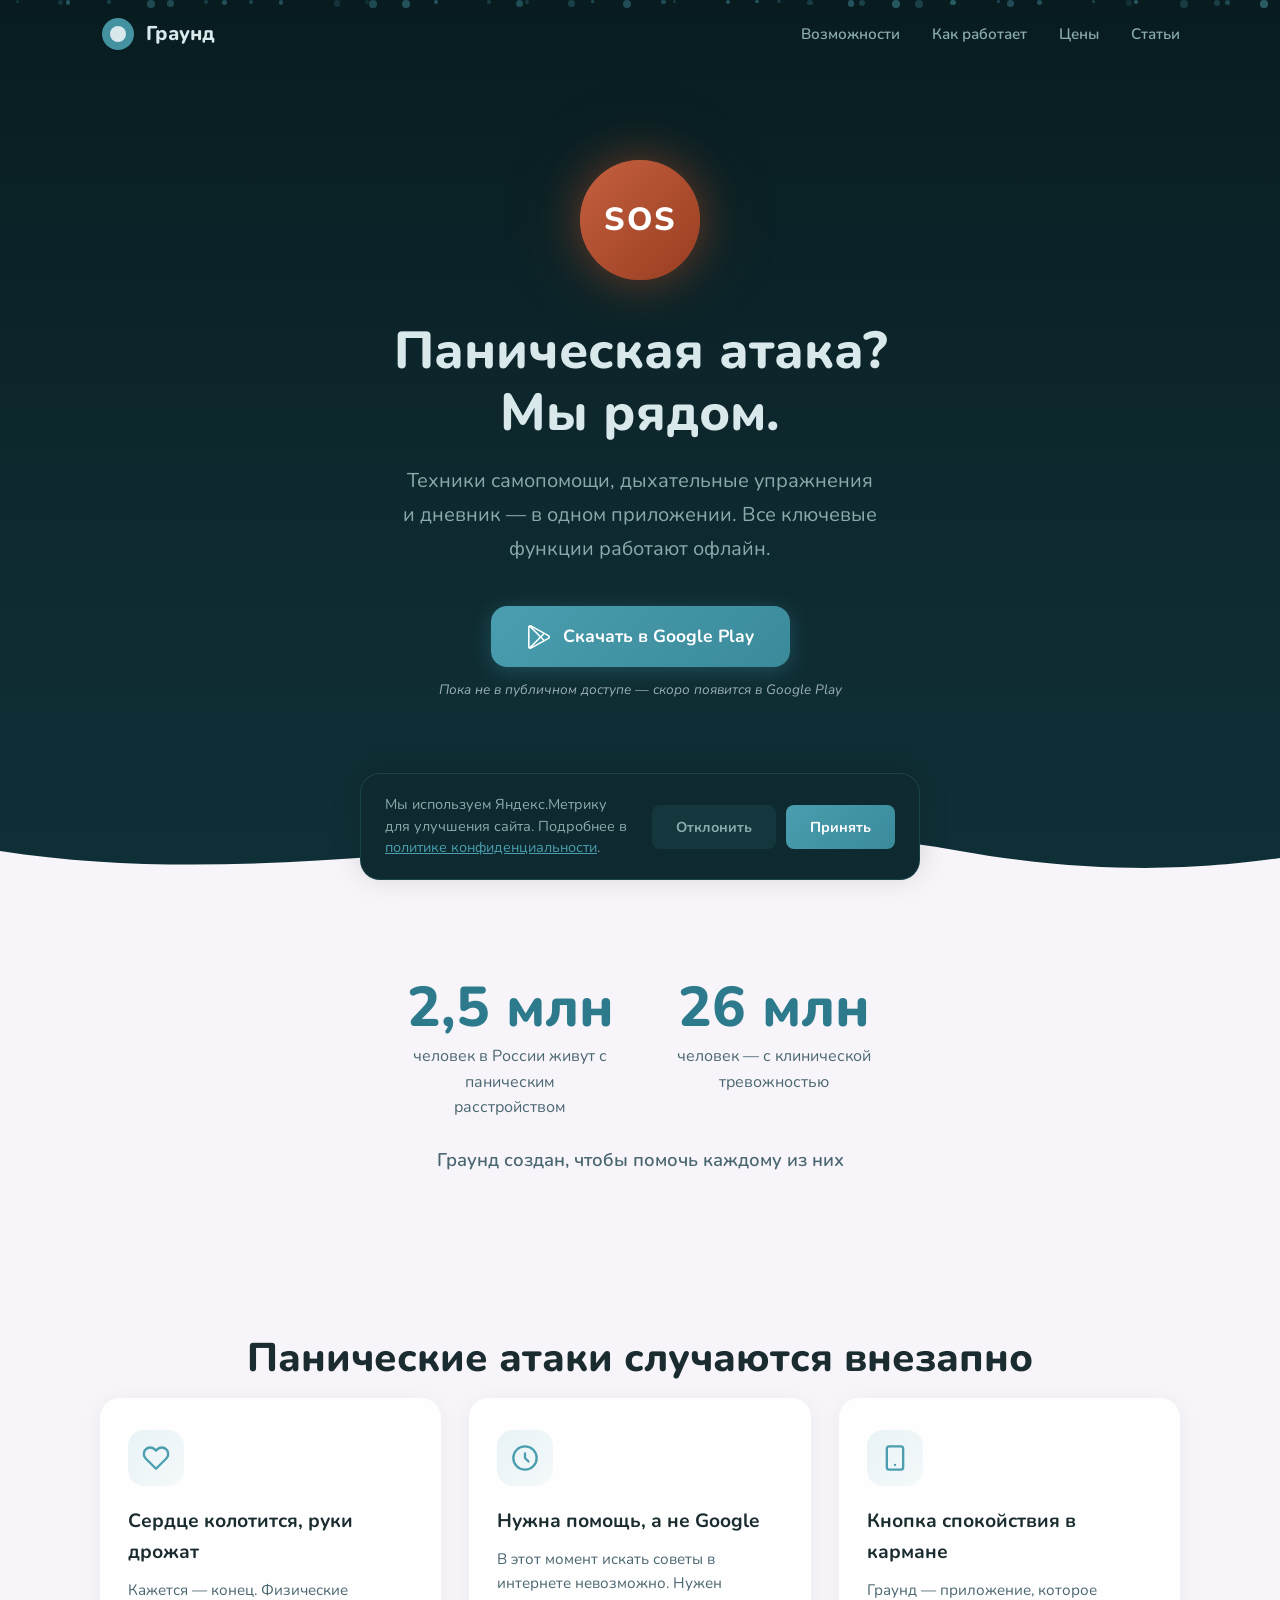
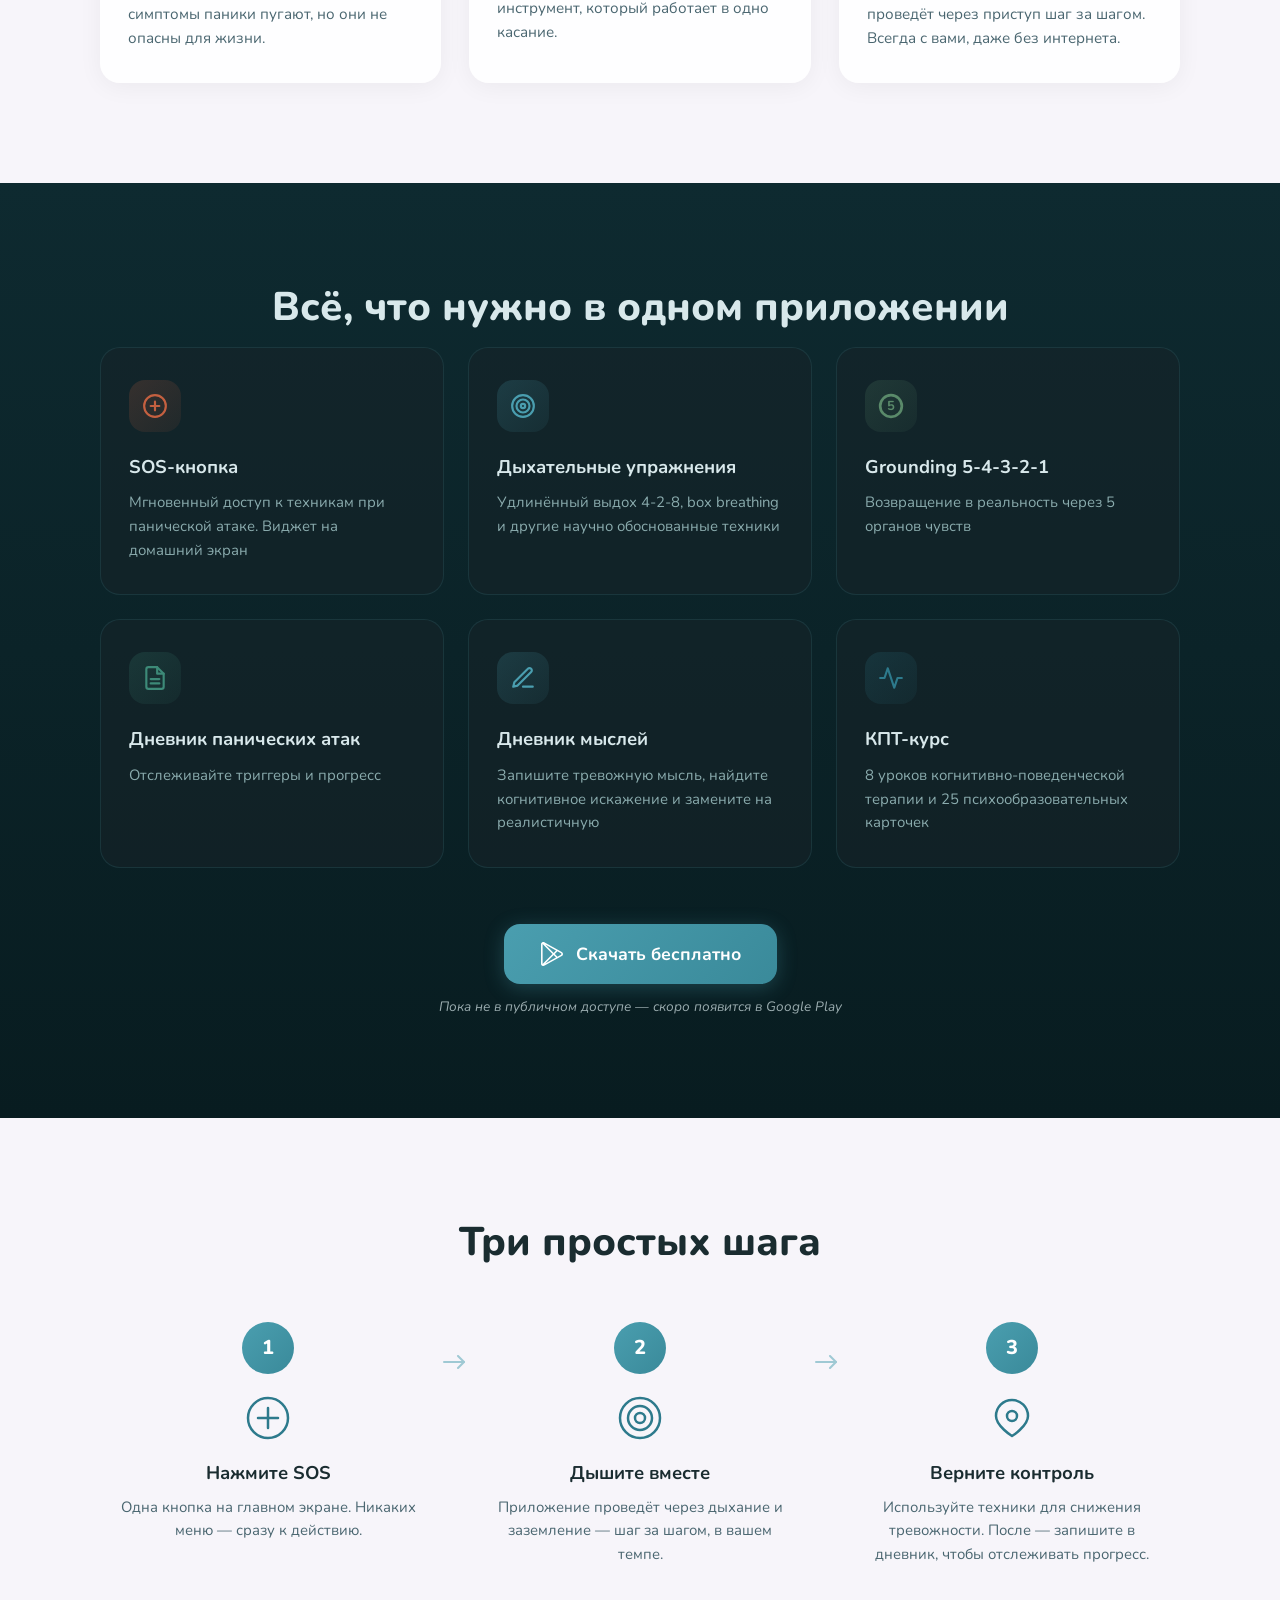
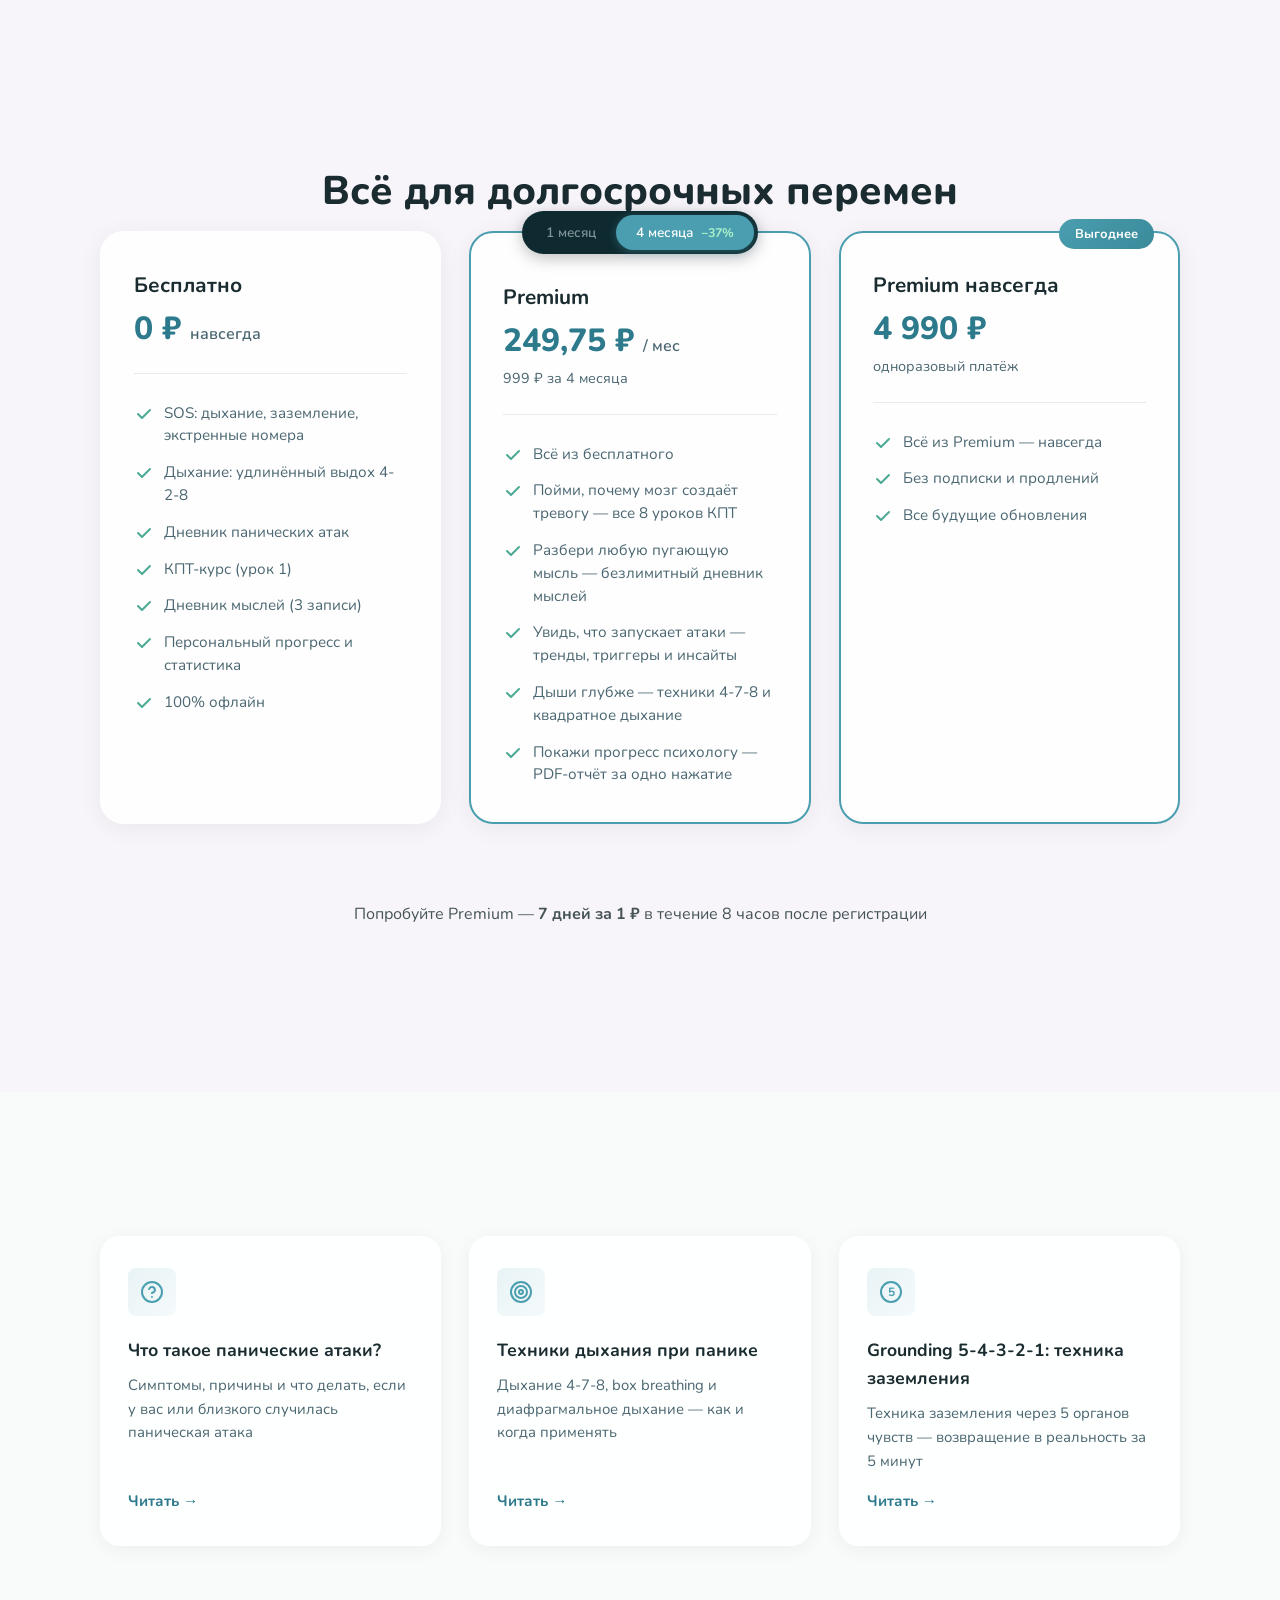
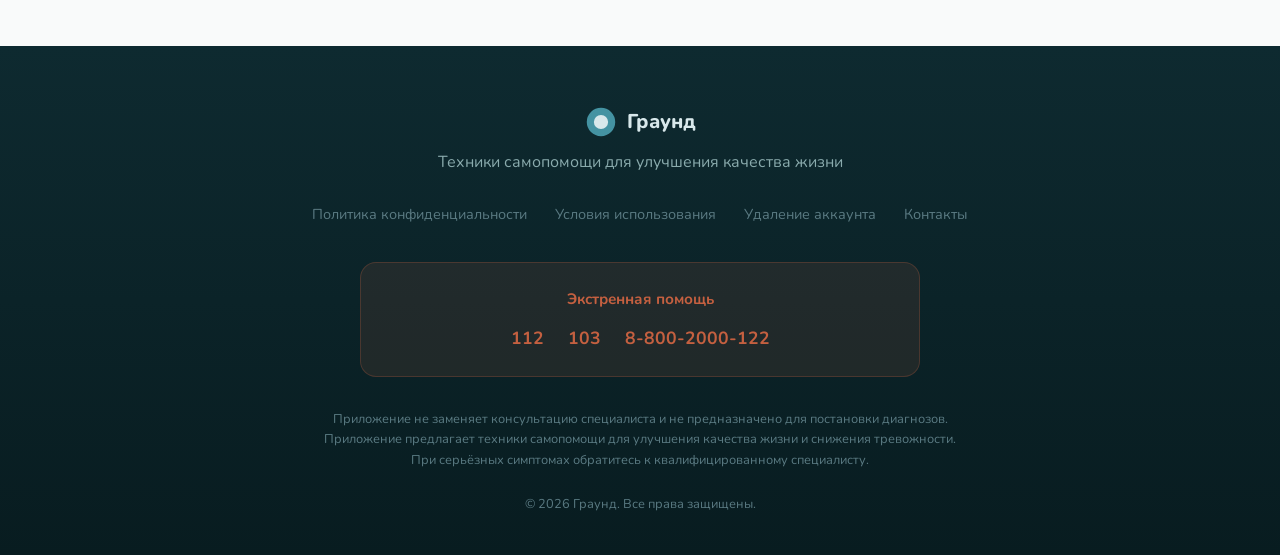
<file: index.html>
<!DOCTYPE html>
<html lang="ru">
<head>
  <meta charset="UTF-8">
  <meta name="viewport" content="width=device-width, initial-scale=1.0">
  <title>Граунд — помощь при панических атаках</title>
  <meta name="description" content="Граунд — приложение с техниками самопомощи при панических атаках. SOS-кнопка, дыхательные упражнения, grounding, дневник. 100% офлайн.">
  <meta name="keywords" content="панические атаки, тревожность, самопомощь, дыхательные упражнения, grounding, КПТ, дневник, Android">

  <!-- Open Graph -->
  <meta property="og:title" content="Граунд — помощь при панических атаках">
  <meta property="og:description" content="Техники самопомощи, которые работают без интернета. SOS-кнопка, дыхание, grounding, дневник.">
  <meta property="og:type" content="website">
  <meta property="og:url" content="https://graund.space/">
  <meta property="og:locale" content="ru_RU">
  <meta property="og:image" content="https://graund.space/og-image.png">

  <!-- Twitter Card -->
  <meta name="twitter:card" content="summary_large_image">
  <meta name="twitter:title" content="Граунд — помощь при панических атаках">
  <meta name="twitter:description" content="Техники самопомощи, дыхательные упражнения и дневник — в одном приложении. Все ключевые функции работают офлайн.">
  <meta name="twitter:image" content="https://graund.space/og-image.png">

  <!-- Canonical -->
  <link rel="canonical" href="https://graund.space/">

  <!-- Google Fonts -->
  <link rel="preconnect" href="https://fonts.googleapis.com">
  <link rel="preconnect" href="https://fonts.gstatic.com" crossorigin>
  <link href="https://fonts.googleapis.com/css2?family=Nunito:wght@400;600;700;800&display=swap" rel="stylesheet">

  <!-- CSS -->
  <link rel="stylesheet" href="css/style.css">
  <link rel="stylesheet" href="css/animations.css">

  <!-- JSON-LD -->
  <script type="application/ld+json">
  {
    "@context": "https://schema.org",
    "@type": "MobileApplication",
    "name": "Граунд",
    "operatingSystem": "Android",
    "applicationCategory": "HealthApplication",
    "description": "Приложение с техниками самопомощи при панических атаках. SOS-кнопка, дыхательные упражнения, grounding, дневник.",
    "offers": {
      "@type": "Offer",
      "price": "0",
      "priceCurrency": "RUB"
    },
    "url": "https://graund.space"
  }
  </script>

  <script type="application/ld+json">
  {
    "@context": "https://schema.org",
    "@type": "WebSite",
    "name": "Граунд",
    "url": "https://graund.space",
    "description": "Приложение с техниками самопомощи при панических атаках"
  }
  </script>

  <!-- Inline SVG Favicon -->
  <link rel="icon" href="data:image/svg+xml,<svg xmlns='http://www.w3.org/2000/svg' viewBox='0 0 100 100'><circle cx='50' cy='50' r='45' fill='%230E2A30'/><circle cx='50' cy='50' r='28' fill='%234A9EAF' opacity='0.9'/><circle cx='50' cy='50' r='14' fill='%23D8E8EB'/></svg>" type="image/svg+xml">
</head>
<body>

  <!-- ========================================
       HEADER
       ======================================== -->
  <header class="header">
    <div class="container">
      <a href="#" class="header__logo">
        <svg class="header__logo-icon" viewBox="0 0 36 36" fill="none" xmlns="http://www.w3.org/2000/svg">
          <circle cx="18" cy="18" r="16" fill="#4A9EAF" opacity="0.9"/>
          <circle cx="18" cy="18" r="8" fill="#D8E8EB"/>
        </svg>
        Граунд
      </a>

      <nav class="header__nav">
        <a href="#features">Возможности</a>
        <a href="#how-it-works">Как работает</a>
        <a href="#pricing">Цены</a>
        <a href="#articles">Статьи</a>
      </nav>

      <button class="burger" aria-label="Меню">
        <span></span>
        <span></span>
        <span></span>
      </button>
    </div>
  </header>

  <main>

  <!-- ========================================
       HERO
       ======================================== -->
  <section class="hero" id="hero">
    <div class="particles"></div>

    <div class="hero__content">
      <div class="hero__sos-wrapper">
        <div class="hero__sos-circle">
          <span>SOS</span>
        </div>
        <div class="pulse-ring pulse-ring--1"></div>
        <div class="pulse-ring pulse-ring--2"></div>
      </div>

      <h1 class="hero__title">Паническая атака?<br>Мы рядом.</h1>
      <p class="hero__subtitle">
        Техники самопомощи, дыхательные упражнения и&nbsp;дневник — в&nbsp;одном приложении.
        Все ключевые функции работают офлайн.
      </p>

      <a href="#features" class="cta-button">
        <svg viewBox="0 0 24 24" fill="currentColor">
          <path d="m21.762,9.942L4.67.378c-.721-.466-1.635-.504-2.393-.099-.768.411-1.246,1.208-1.246,2.08v19.282c0,.872.477,1.668,1.246,2.079.755.404,1.668.37,2.393-.098l17.092-9.564c.756-.423,1.207-1.192,1.207-2.058s-.451-1.635-1.207-2.058Zm-5.746-1.413l-2.36,2.36L5.302,2.534l10.714,5.995ZM2.604,21.906V2.094l9.941,9.906L2.604,21.906Zm2.698-.439l8.355-8.355,2.36,2.36-10.714,5.995Zm15.692-8.78l-3.552,1.987-2.674-2.674,2.674-2.674,3.552,1.987c.363.203.402.548.402.686s-.039.483-.402.686Z"/>
        </svg>
        Скачать в Google Play
      </a>
      <p class="cta-note">Пока не в публичном доступе — скоро появится в Google Play</p>
    </div>

    <!-- Wave divider -->
    <div class="hero__wave">
      <svg viewBox="0 0 1440 120" preserveAspectRatio="none" xmlns="http://www.w3.org/2000/svg">
        <path d="M0,64 C360,120 720,0 1080,64 C1260,96 1380,80 1440,72 L1440,120 L0,120 Z" fill="#F7F5FA"/>
      </svg>
    </div>
  </section>

  <!-- ========================================
       SOCIAL PROOF
       ======================================== -->
  <section class="social-proof section-light" id="social-proof">
    <div class="container">
      <div class="stats fade-in">
        <div class="stat">
          <div class="stat__number" data-target="2.5" data-suffix=" млн" data-decimal="true">0</div>
          <div class="stat__label">человек в России живут с паническим расстройством</div>
        </div>
        <div class="stat">
          <div class="stat__number" data-target="26" data-suffix=" млн" data-decimal="false">0</div>
          <div class="stat__label">человек — с клинической тревожностью</div>
        </div>
      </div>
      <p class="social-proof__tagline fade-in">Граунд создан, чтобы помочь каждому из них</p>
    </div>
  </section>

  <!-- ========================================
       PROBLEM
       ======================================== -->
  <section class="problem section-light" id="problem">
    <div class="container">
      <h2 class="section-title fade-in">Панические атаки случаются внезапно</h2>

      <div class="problem__grid stagger-container">
        <!-- Card 1 -->
        <div class="problem__card fade-in">
          <div class="problem__card-icon">
            <svg viewBox="0 0 24 24" fill="none" stroke="currentColor" stroke-width="2" stroke-linecap="round" stroke-linejoin="round">
              <path d="M20.84 4.61a5.5 5.5 0 0 0-7.78 0L12 5.67l-1.06-1.06a5.5 5.5 0 0 0-7.78 7.78L12 21.23l8.84-8.84a5.5 5.5 0 0 0 0-7.78z"/>
            </svg>
          </div>
          <h3>Сердце колотится, руки дрожат</h3>
          <p>Кажется — конец. Физические симптомы паники пугают, но они не опасны для жизни.</p>
        </div>

        <!-- Card 2 -->
        <div class="problem__card fade-in">
          <div class="problem__card-icon">
            <svg viewBox="0 0 24 24" fill="none" stroke="currentColor" stroke-width="2" stroke-linecap="round" stroke-linejoin="round">
              <circle cx="12" cy="12" r="10"/>
              <path d="M12 8v4l3 3"/>
            </svg>
          </div>
          <h3>Нужна помощь, а не Google</h3>
          <p>В этот момент искать советы в интернете невозможно. Нужен инструмент, который работает в одно касание.</p>
        </div>

        <!-- Card 3 -->
        <div class="problem__card fade-in">
          <div class="problem__card-icon">
            <svg viewBox="0 0 24 24" fill="none" stroke="currentColor" stroke-width="2" stroke-linecap="round" stroke-linejoin="round">
              <rect x="5" y="2" width="14" height="20" rx="2" ry="2"/>
              <line x1="12" y1="18" x2="12.01" y2="18"/>
            </svg>
          </div>
          <h3>Кнопка спокойствия в кармане</h3>
          <p>Граунд — приложение, которое проведёт через приступ шаг за шагом. Всегда с вами, даже без интернета.</p>
        </div>
      </div>
    </div>
  </section>

  <!-- ========================================
       FEATURES
       ======================================== -->
  <section class="features section-dark" id="features">
    <div class="container">
      <h2 class="section-title fade-in">Всё, что нужно в одном приложении</h2>

      <div class="features__grid stagger-container">
        <!-- SOS -->
        <div class="feature-card feature-card--sos fade-in">
          <div class="feature-card__icon">
            <svg viewBox="0 0 24 24" fill="none" stroke="currentColor" stroke-width="2" stroke-linecap="round" stroke-linejoin="round">
              <circle cx="12" cy="12" r="10"/>
              <line x1="12" y1="8" x2="12" y2="16"/>
              <line x1="8" y1="12" x2="16" y2="12"/>
            </svg>
          </div>
          <h3>SOS-кнопка</h3>
          <p>Мгновенный доступ к техникам при панической атаке. Виджет на домашний экран</p>
        </div>

        <!-- Breathing -->
        <div class="feature-card feature-card--breathing fade-in">
          <div class="feature-card__icon">
            <svg viewBox="0 0 24 24" fill="none" stroke="currentColor" stroke-width="2" stroke-linecap="round" stroke-linejoin="round">
              <circle cx="12" cy="12" r="10"/>
              <circle cx="12" cy="12" r="6"/>
              <circle cx="12" cy="12" r="2"/>
            </svg>
          </div>
          <h3>Дыхательные упражнения</h3>
          <p>Удлинённый выдох 4-2-8, box breathing и другие научно обоснованные техники</p>
        </div>

        <!-- Grounding -->
        <div class="feature-card feature-card--grounding fade-in">
          <div class="feature-card__icon">
            <svg viewBox="0 0 24 24" fill="none" stroke="currentColor" stroke-width="2.5" stroke-linecap="round" stroke-linejoin="round">
              <circle cx="12" cy="12" r="10"/>
              <text x="12" y="16" text-anchor="middle" font-size="12" font-weight="bold" fill="currentColor" stroke="none">5</text>
            </svg>
          </div>
          <h3>Grounding 5-4-3-2-1</h3>
          <p>Возвращение в реальность через 5 органов чувств</p>
        </div>

        <!-- Diary -->
        <div class="feature-card feature-card--diary fade-in">
          <div class="feature-card__icon">
            <svg viewBox="0 0 24 24" fill="none" stroke="currentColor" stroke-width="2" stroke-linecap="round" stroke-linejoin="round">
              <path d="M14 2H6a2 2 0 0 0-2 2v16a2 2 0 0 0 2 2h12a2 2 0 0 0 2-2V8z"/>
              <polyline points="14 2 14 8 20 8"/>
              <line x1="16" y1="13" x2="8" y2="13"/>
              <line x1="16" y1="17" x2="8" y2="17"/>
            </svg>
          </div>
          <h3>Дневник панических атак</h3>
          <p>Отслеживайте триггеры и прогресс</p>
        </div>

        <!-- Thought Records -->
        <div class="feature-card feature-card--thoughts fade-in">
          <div class="feature-card__icon">
            <svg viewBox="0 0 24 24" fill="none" stroke="currentColor" stroke-width="2" stroke-linecap="round" stroke-linejoin="round">
              <path d="M12 20h9"/>
              <path d="M16.5 3.5a2.121 2.121 0 0 1 3 3L7 19l-4 1 1-4L16.5 3.5z"/>
            </svg>
          </div>
          <h3>Дневник мыслей</h3>
          <p>Запишите тревожную мысль, найдите когнитивное искажение и замените на реалистичную</p>
        </div>

        <!-- CBT -->
        <div class="feature-card feature-card--cbt fade-in">
          <div class="feature-card__icon">
            <svg viewBox="0 0 24 24" fill="none" stroke="currentColor" stroke-width="2" stroke-linecap="round" stroke-linejoin="round">
              <polyline points="22 12 18 12 15 21 9 3 6 12 2 12"/>
            </svg>
          </div>
          <h3>КПТ-курс</h3>
          <p>8 уроков когнитивно-поведенческой терапии и 25 психообразовательных карточек</p>
        </div>

      </div>

      <div class="fade-in" style="text-align: center;">
        <a href="#features" class="cta-button">
          <svg viewBox="0 0 24 24" fill="currentColor">
            <path d="m21.762,9.942L4.67.378c-.721-.466-1.635-.504-2.393-.099-.768.411-1.246,1.208-1.246,2.08v19.282c0,.872.477,1.668,1.246,2.079.755.404,1.668.37,2.393-.098l17.092-9.564c.756-.423,1.207-1.192,1.207-2.058s-.451-1.635-1.207-2.058Zm-5.746-1.413l-2.36,2.36L5.302,2.534l10.714,5.995ZM2.604,21.906V2.094l9.941,9.906L2.604,21.906Zm2.698-.439l8.355-8.355,2.36,2.36-10.714,5.995Zm15.692-8.78l-3.552,1.987-2.674-2.674,2.674-2.674,3.552,1.987c.363.203.402.548.402.686s-.039.483-.402.686Z"/>
          </svg>
          Скачать бесплатно
        </a>
        <p class="cta-note">Пока не в публичном доступе — скоро появится в Google Play</p>
      </div>
    </div>
  </section>

  <!-- ========================================
       HOW IT WORKS
       ======================================== -->
  <section class="how-it-works section-light" id="how-it-works">
    <div class="container">
      <h2 class="section-title fade-in">Три простых шага</h2>

      <div class="steps fade-in">
        <!-- Step 1 -->
        <div class="step">
          <div class="step__number">1</div>
          <div class="step__icon">
            <svg viewBox="0 0 48 48" fill="none" stroke="currentColor" stroke-width="2.5" stroke-linecap="round" stroke-linejoin="round">
              <circle cx="24" cy="24" r="20"/>
              <line x1="24" y1="14" x2="24" y2="34"/>
              <line x1="14" y1="24" x2="34" y2="24"/>
            </svg>
          </div>
          <h3>Нажмите SOS</h3>
          <p>Одна кнопка на главном экране. Никаких меню — сразу к действию.</p>
        </div>

        <!-- Connector -->
        <div class="step-connector">
          <svg viewBox="0 0 32 32" fill="none" stroke="currentColor" stroke-width="2" stroke-linecap="round" stroke-linejoin="round">
            <line x1="6" y1="16" x2="26" y2="16"/>
            <polyline points="20 10 26 16 20 22"/>
          </svg>
        </div>

        <!-- Step 2 -->
        <div class="step">
          <div class="step__number">2</div>
          <div class="step__icon">
            <svg viewBox="0 0 48 48" fill="none" stroke="currentColor" stroke-width="2.5" stroke-linecap="round" stroke-linejoin="round">
              <circle cx="24" cy="24" r="20"/>
              <circle cx="24" cy="24" r="12"/>
              <circle cx="24" cy="24" r="5"/>
            </svg>
          </div>
          <h3>Дышите вместе</h3>
          <p>Приложение проведёт через дыхание и заземление — шаг за шагом, в вашем темпе.</p>
        </div>

        <!-- Connector -->
        <div class="step-connector">
          <svg viewBox="0 0 32 32" fill="none" stroke="currentColor" stroke-width="2" stroke-linecap="round" stroke-linejoin="round">
            <line x1="6" y1="16" x2="26" y2="16"/>
            <polyline points="20 10 26 16 20 22"/>
          </svg>
        </div>

        <!-- Step 3 -->
        <div class="step">
          <div class="step__number">3</div>
          <div class="step__icon">
            <svg viewBox="0 0 48 48" fill="none" stroke="currentColor" stroke-width="2.5" stroke-linecap="round" stroke-linejoin="round">
              <path d="M40 22c0 10-16 20-16 20S8 32 8 22a16 16 0 0 1 32 0z"/>
              <circle cx="24" cy="22" r="5"/>
            </svg>
          </div>
          <h3>Верните контроль</h3>
          <p>Используйте техники для снижения тревожности. После — запишите в дневник, чтобы отслеживать прогресс.</p>
        </div>
      </div>
    </div>
  </section>

  <!-- ========================================
       PRICING
       ======================================== -->
  <section class="pricing section-light" id="pricing">
    <div class="container">
      <h2 class="section-title fade-in">Всё для долгосрочных перемен</h2>

      <div class="pricing__grid stagger-container">
        <!-- Free -->
        <div class="pricing-card fade-in">
          <div class="pricing-card__header">
            <div class="pricing-card__name">Бесплатно</div>
            <div class="pricing-card__price">0 &#8381; <span>навсегда</span></div>
          </div>
          <ul class="pricing-card__features">
            <li>
              <svg viewBox="0 0 20 20" fill="currentColor"><path fill-rule="evenodd" d="M16.707 5.293a1 1 0 010 1.414l-8 8a1 1 0 01-1.414 0l-4-4a1 1 0 011.414-1.414L8 12.586l7.293-7.293a1 1 0 011.414 0z" clip-rule="evenodd"/></svg>
              SOS: дыхание, заземление, экстренные номера
            </li>
            <li>
              <svg viewBox="0 0 20 20" fill="currentColor"><path fill-rule="evenodd" d="M16.707 5.293a1 1 0 010 1.414l-8 8a1 1 0 01-1.414 0l-4-4a1 1 0 011.414-1.414L8 12.586l7.293-7.293a1 1 0 011.414 0z" clip-rule="evenodd"/></svg>
              Дыхание: удлинённый выдох 4-2-8
            </li>
            <li>
              <svg viewBox="0 0 20 20" fill="currentColor"><path fill-rule="evenodd" d="M16.707 5.293a1 1 0 010 1.414l-8 8a1 1 0 01-1.414 0l-4-4a1 1 0 011.414-1.414L8 12.586l7.293-7.293a1 1 0 011.414 0z" clip-rule="evenodd"/></svg>
              Дневник панических атак
            </li>
            <li>
              <svg viewBox="0 0 20 20" fill="currentColor"><path fill-rule="evenodd" d="M16.707 5.293a1 1 0 010 1.414l-8 8a1 1 0 01-1.414 0l-4-4a1 1 0 011.414-1.414L8 12.586l7.293-7.293a1 1 0 011.414 0z" clip-rule="evenodd"/></svg>
              КПТ-курс (урок 1)
            </li>
            <li>
              <svg viewBox="0 0 20 20" fill="currentColor"><path fill-rule="evenodd" d="M16.707 5.293a1 1 0 010 1.414l-8 8a1 1 0 01-1.414 0l-4-4a1 1 0 011.414-1.414L8 12.586l7.293-7.293a1 1 0 011.414 0z" clip-rule="evenodd"/></svg>
              Дневник мыслей (3 записи)
            </li>
            <li>
              <svg viewBox="0 0 20 20" fill="currentColor"><path fill-rule="evenodd" d="M16.707 5.293a1 1 0 010 1.414l-8 8a1 1 0 01-1.414 0l-4-4a1 1 0 011.414-1.414L8 12.586l7.293-7.293a1 1 0 011.414 0z" clip-rule="evenodd"/></svg>
              Персональный прогресс и статистика
            </li>
            <li>
              <svg viewBox="0 0 20 20" fill="currentColor"><path fill-rule="evenodd" d="M16.707 5.293a1 1 0 010 1.414l-8 8a1 1 0 01-1.414 0l-4-4a1 1 0 011.414-1.414L8 12.586l7.293-7.293a1 1 0 011.414 0z" clip-rule="evenodd"/></svg>
              100% офлайн
            </li>
          </ul>
        </div>

        <!-- Premium (toggle switches month/quarter) -->
        <div class="pricing-card pricing-card--premium fade-in">
          <div class="pricing__toggle">
            <button class="pricing__toggle-btn" data-period="month">1 месяц</button>
            <button class="pricing__toggle-btn pricing__toggle-btn--active" data-period="quarter">4 месяца <span class="pricing__toggle-save">−37%</span></button>
          </div>
          <div class="pricing-card__header">
            <div class="pricing-card__name">Premium</div>
            <div class="pricing-card__price" id="premium-price">249,75 &#8381; <span>/ мес</span></div>
            <div class="pricing-card__alt-price" id="premium-alt">999 &#8381; за 4 месяца</div>
          </div>
          <ul class="pricing-card__features">
            <li>
              <svg viewBox="0 0 20 20" fill="currentColor"><path fill-rule="evenodd" d="M16.707 5.293a1 1 0 010 1.414l-8 8a1 1 0 01-1.414 0l-4-4a1 1 0 011.414-1.414L8 12.586l7.293-7.293a1 1 0 011.414 0z" clip-rule="evenodd"/></svg>
              Всё из бесплатного
            </li>
            <li>
              <svg viewBox="0 0 20 20" fill="currentColor"><path fill-rule="evenodd" d="M16.707 5.293a1 1 0 010 1.414l-8 8a1 1 0 01-1.414 0l-4-4a1 1 0 011.414-1.414L8 12.586l7.293-7.293a1 1 0 011.414 0z" clip-rule="evenodd"/></svg>
              Пойми, почему мозг создаёт тревогу — все 8 уроков КПТ
            </li>
            <li>
              <svg viewBox="0 0 20 20" fill="currentColor"><path fill-rule="evenodd" d="M16.707 5.293a1 1 0 010 1.414l-8 8a1 1 0 01-1.414 0l-4-4a1 1 0 011.414-1.414L8 12.586l7.293-7.293a1 1 0 011.414 0z" clip-rule="evenodd"/></svg>
              Разбери любую пугающую мысль — безлимитный дневник мыслей
            </li>
            <li>
              <svg viewBox="0 0 20 20" fill="currentColor"><path fill-rule="evenodd" d="M16.707 5.293a1 1 0 010 1.414l-8 8a1 1 0 01-1.414 0l-4-4a1 1 0 011.414-1.414L8 12.586l7.293-7.293a1 1 0 011.414 0z" clip-rule="evenodd"/></svg>
              Увидь, что запускает атаки — тренды, триггеры и инсайты
            </li>
            <li>
              <svg viewBox="0 0 20 20" fill="currentColor"><path fill-rule="evenodd" d="M16.707 5.293a1 1 0 010 1.414l-8 8a1 1 0 01-1.414 0l-4-4a1 1 0 011.414-1.414L8 12.586l7.293-7.293a1 1 0 011.414 0z" clip-rule="evenodd"/></svg>
              Дыши глубже — техники 4-7-8 и квадратное дыхание
            </li>
            <li>
              <svg viewBox="0 0 20 20" fill="currentColor"><path fill-rule="evenodd" d="M16.707 5.293a1 1 0 010 1.414l-8 8a1 1 0 01-1.414 0l-4-4a1 1 0 011.414-1.414L8 12.586l7.293-7.293a1 1 0 011.414 0z" clip-rule="evenodd"/></svg>
              Покажи прогресс психологу — PDF-отчёт за одно нажатие
            </li>
          </ul>
        </div>

        <!-- Premium навсегда -->
        <div class="pricing-card pricing-card--lifetime fade-in">
          <div class="pricing-card__badge">Выгоднее</div>
          <div class="pricing-card__header">
            <div class="pricing-card__name">Premium навсегда</div>
            <div class="pricing-card__price">4 990 &#8381;</div>
            <div class="pricing-card__alt-price">одноразовый платёж</div>
          </div>
          <ul class="pricing-card__features">
            <li>
              <svg viewBox="0 0 20 20" fill="currentColor"><path fill-rule="evenodd" d="M16.707 5.293a1 1 0 010 1.414l-8 8a1 1 0 01-1.414 0l-4-4a1 1 0 011.414-1.414L8 12.586l7.293-7.293a1 1 0 011.414 0z" clip-rule="evenodd"/></svg>
              Всё из Premium — навсегда
            </li>
            <li>
              <svg viewBox="0 0 20 20" fill="currentColor"><path fill-rule="evenodd" d="M16.707 5.293a1 1 0 010 1.414l-8 8a1 1 0 01-1.414 0l-4-4a1 1 0 011.414-1.414L8 12.586l7.293-7.293a1 1 0 011.414 0z" clip-rule="evenodd"/></svg>
              Без подписки и продлений
            </li>
            <li>
              <svg viewBox="0 0 20 20" fill="currentColor"><path fill-rule="evenodd" d="M16.707 5.293a1 1 0 010 1.414l-8 8a1 1 0 01-1.414 0l-4-4a1 1 0 011.414-1.414L8 12.586l7.293-7.293a1 1 0 011.414 0z" clip-rule="evenodd"/></svg>
              Все будущие обновления
            </li>
          </ul>
        </div>
      </div>

      <p class="pricing__trial fade-in" style="text-align: center; margin-top: 1.5rem; opacity: 0.8;">
        Попробуйте Premium — <strong>7 дней за 1 &#8381;</strong> в течение 8 часов после регистрации
      </p>

      <div class="fade-in" style="text-align: center;">
        <a href="#features" class="cta-button">
          <svg viewBox="0 0 24 24" fill="currentColor">
            <path d="m21.762,9.942L4.67.378c-.721-.466-1.635-.504-2.393-.099-.768.411-1.246,1.208-1.246,2.08v19.282c0,.872.477,1.668,1.246,2.079.755.404,1.668.37,2.393-.098l17.092-9.564c.756-.423,1.207-1.192,1.207-2.058s-.451-1.635-1.207-2.058Zm-5.746-1.413l-2.36,2.36L5.302,2.534l10.714,5.995ZM2.604,21.906V2.094l9.941,9.906L2.604,21.906Zm2.698-.439l8.355-8.355,2.36,2.36-10.714,5.995Zm15.692-8.78l-3.552,1.987-2.674-2.674,2.674-2.674,3.552,1.987c.363.203.402.548.402.686s-.039.483-.402.686Z"/>
          </svg>
          Попробовать бесплатно
        </a>
        <p class="cta-note">Пока не в публичном доступе — скоро появится в Google Play</p>
      </div>
    </div>
  </section>

  <!-- ========================================
       ARTICLES
       ======================================== -->
  <section class="articles section-light" id="articles">
    <div class="container">
      <h2 class="section-title fade-in">Полезные материалы</h2>

      <div class="articles__grid stagger-container">
        <!-- Article 1 -->
        <a href="articles/chto-takoe-panicheskie-ataki/" class="article-card fade-in">
          <div class="article-card__icon">
            <svg viewBox="0 0 24 24" fill="none" stroke="currentColor" stroke-width="2" stroke-linecap="round" stroke-linejoin="round">
              <circle cx="12" cy="12" r="10"/>
              <path d="M9.09 9a3 3 0 0 1 5.83 1c0 2-3 3-3 3"/>
              <line x1="12" y1="17" x2="12.01" y2="17"/>
            </svg>
          </div>
          <h3>Что такое панические атаки?</h3>
          <p>Симптомы, причины и что делать, если у вас или близкого случилась паническая атака</p>
          <span class="article-card__link">Читать &rarr;</span>
        </a>

        <!-- Article 2 -->
        <a href="articles/tehniki-dyhania-pri-panike/" class="article-card fade-in">
          <div class="article-card__icon">
            <svg viewBox="0 0 24 24" fill="none" stroke="currentColor" stroke-width="2" stroke-linecap="round" stroke-linejoin="round">
              <circle cx="12" cy="12" r="10"/>
              <circle cx="12" cy="12" r="6"/>
              <circle cx="12" cy="12" r="2"/>
            </svg>
          </div>
          <h3>Техники дыхания при панике</h3>
          <p>Дыхание 4-7-8, box breathing и диафрагмальное дыхание — как и когда применять</p>
          <span class="article-card__link">Читать &rarr;</span>
        </a>

        <!-- Article 3 -->
        <a href="articles/grounding-5-4-3-2-1/" class="article-card fade-in">
          <div class="article-card__icon">
            <svg viewBox="0 0 24 24" fill="none" stroke="currentColor" stroke-width="2" stroke-linecap="round" stroke-linejoin="round">
              <circle cx="12" cy="12" r="10"/>
              <text x="12" y="16" text-anchor="middle" font-size="12" font-weight="bold" fill="currentColor" stroke="none">5</text>
            </svg>
          </div>
          <h3>Grounding 5-4-3-2-1: техника заземления</h3>
          <p>Техника заземления через 5 органов чувств — возвращение в реальность за 5 минут</p>
          <span class="article-card__link">Читать &rarr;</span>
        </a>
      </div>
    </div>
  </section>

  </main>

  <!-- ========================================
       FOOTER
       ======================================== -->
  <footer class="footer section-dark" id="footer">
    <div class="container">
      <div class="footer__logo">
        <svg viewBox="0 0 36 36" fill="none" xmlns="http://www.w3.org/2000/svg">
          <circle cx="18" cy="18" r="16" fill="#4A9EAF" opacity="0.9"/>
          <circle cx="18" cy="18" r="8" fill="#D8E8EB"/>
        </svg>
        Граунд
      </div>

      <p class="footer__tagline">Техники самопомощи для улучшения качества жизни</p>

      <div class="footer__links">
        <a href="/privacy/">Политика конфиденциальности</a>
        <a href="/terms/">Условия использования</a>
        <a href="/delete-account/">Удаление аккаунта</a>
        <a href="mailto:graundsupport@gmail.com">Контакты</a>
      </div>

      <div class="footer__emergency">
        <div class="footer__emergency-title">Экстренная помощь</div>
        <div class="footer__emergency-numbers">
          <a href="tel:112">112</a>
          <a href="tel:103">103</a>
          <a href="tel:88002000122">8-800-2000-122</a>
        </div>
      </div>

      <p class="footer__disclaimer">
        Приложение не заменяет консультацию специалиста и не предназначено для постановки диагнозов.
        Приложение предлагает техники самопомощи для улучшения качества жизни
        и снижения тревожности. При серьёзных симптомах обратитесь к квалифицированному специалисту.
      </p>

      <p class="footer__copyright">&copy; 2026 Граунд. Все права защищены.</p>
    </div>
  </footer>

  <!-- Cookie Consent -->
  <div id="cookie-consent-banner" class="cookie-consent" role="dialog" aria-label="Согласие на cookie">
    <div class="cookie-consent__inner">
      <p class="cookie-consent__text">
        Мы используем Яндекс.Метрику для улучшения сайта.
        Подробнее в <a href="/privacy/#cookies">политике конфиденциальности</a>.
      </p>
      <div class="cookie-consent__buttons">
        <button id="cookie-reject" class="cookie-consent__btn cookie-consent__btn--reject">Отклонить</button>
        <button id="cookie-accept" class="cookie-consent__btn cookie-consent__btn--accept">Принять</button>
      </div>
    </div>
  </div>

  <!-- JavaScript -->
  <script src="js/cookie-consent.js"></script>
  <script src="js/main.js"></script>
  <noscript><div><img src="https://mc.yandex.ru/watch/107083651" style="position:absolute; left:-9999px;" alt="" /></div></noscript>
</body>
</html>
</file>
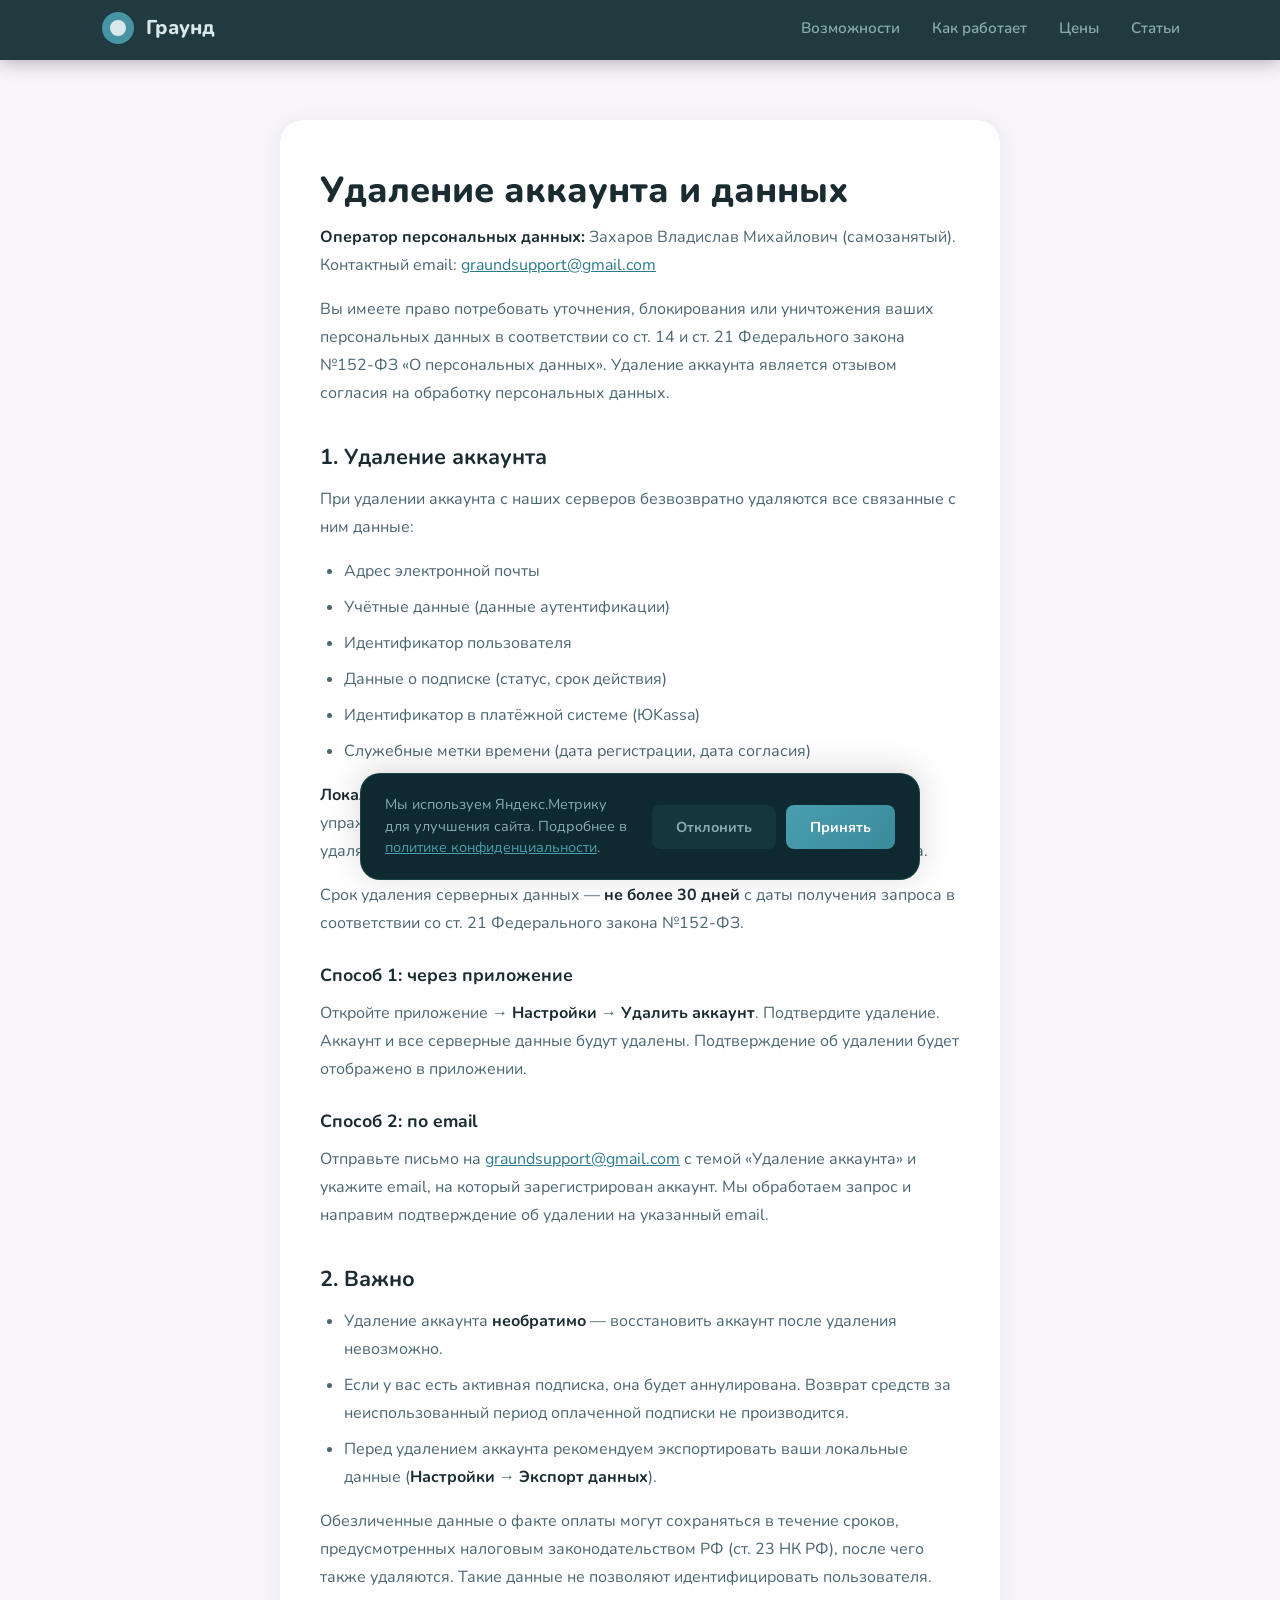
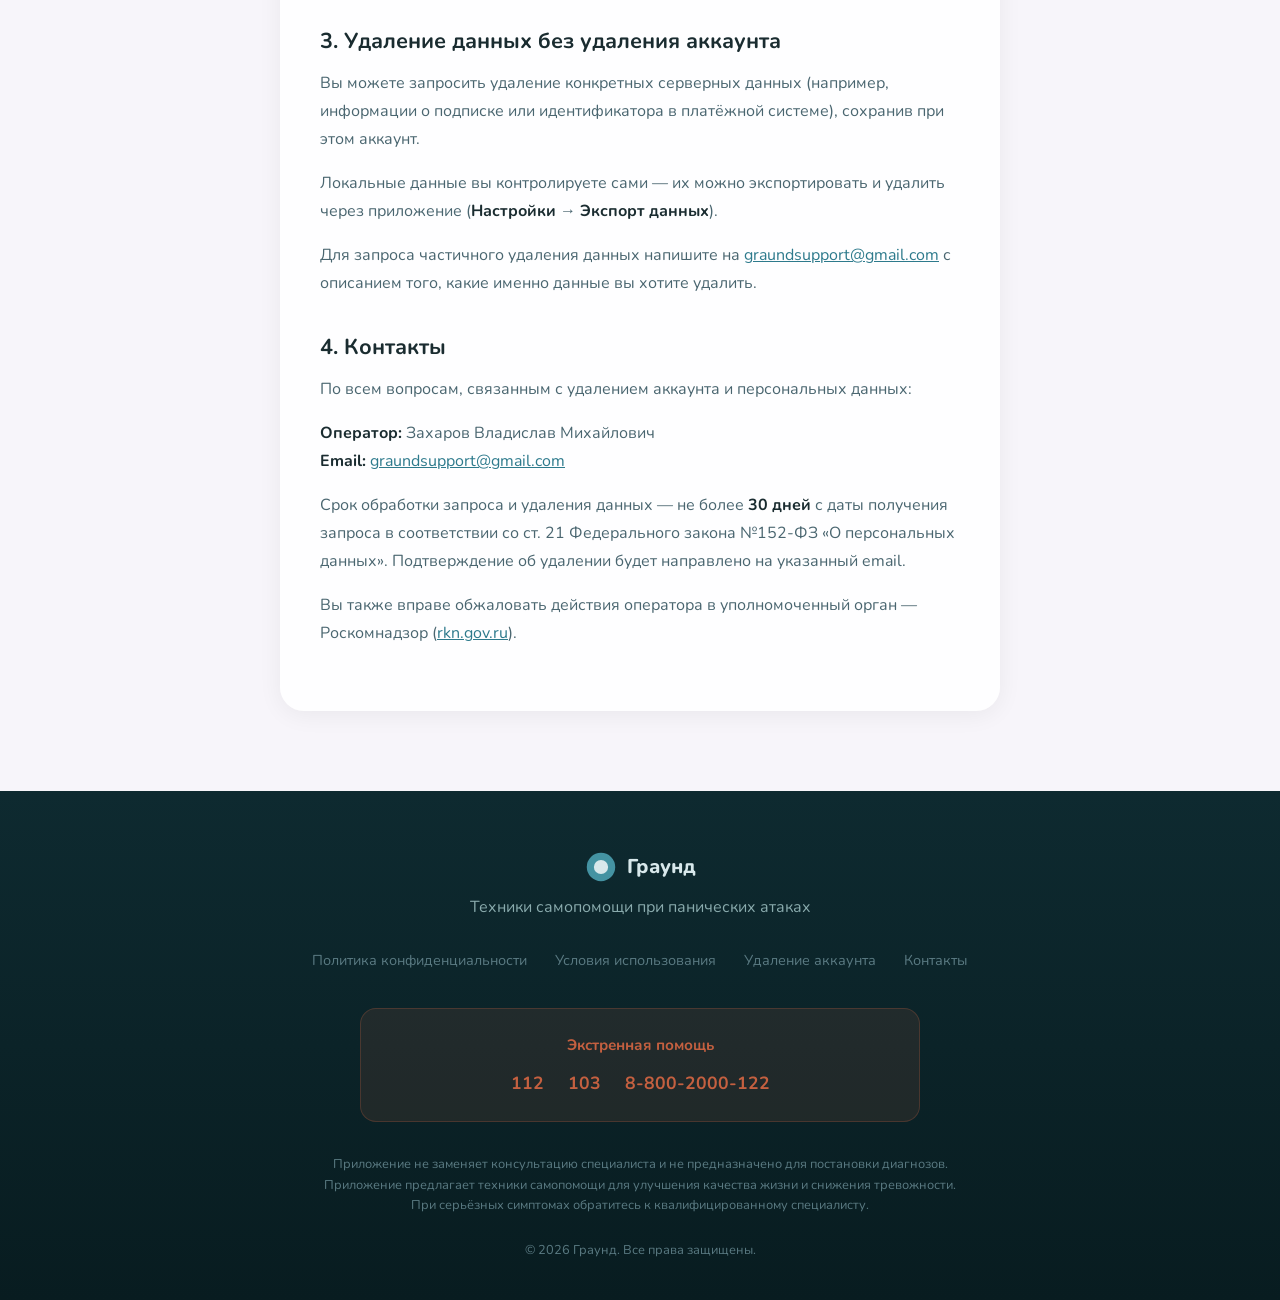
<file: delete-account/index.html>
<!DOCTYPE html>
<html lang="ru">
<head>
  <meta charset="UTF-8">
  <meta name="viewport" content="width=device-width, initial-scale=1.0">
  <title>Удаление аккаунта и данных — Граунд</title>
  <meta name="description" content="Как удалить аккаунт и данные в приложении Граунд. Инструкция по удалению персональных данных.">

  <!-- Open Graph -->
  <meta property="og:title" content="Удаление аккаунта и данных — Граунд">
  <meta property="og:description" content="Как удалить аккаунт и данные в приложении Граунд. Инструкция по удалению персональных данных.">
  <meta property="og:type" content="website">
  <meta property="og:url" content="https://graund.space/delete-account/">
  <meta property="og:locale" content="ru_RU">
  <meta property="og:image" content="https://graund.space/og-image.png">

  <!-- Twitter Card -->
  <meta name="twitter:card" content="summary">
  <meta name="twitter:title" content="Удаление аккаунта и данных — Граунд">
  <meta name="twitter:description" content="Как удалить аккаунт и данные в приложении Граунд. Инструкция по удалению персональных данных.">

  <!-- Google Fonts -->
  <link rel="preconnect" href="https://fonts.googleapis.com">
  <link rel="preconnect" href="https://fonts.gstatic.com" crossorigin>
  <link href="https://fonts.googleapis.com/css2?family=Nunito:wght@400;600;700;800&display=swap" rel="stylesheet">

  <!-- CSS -->
  <link rel="stylesheet" href="../css/style.css">
  <link rel="stylesheet" href="../css/animations.css">

  <link rel="canonical" href="https://graund.space/delete-account/">

  <!-- Inline SVG Favicon -->
  <link rel="icon" href="data:image/svg+xml,<svg xmlns='http://www.w3.org/2000/svg' viewBox='0 0 100 100'><circle cx='50' cy='50' r='45' fill='%230E2A30'/><circle cx='50' cy='50' r='28' fill='%234A9EAF' opacity='0.9'/><circle cx='50' cy='50' r='14' fill='%23D8E8EB'/></svg>" type="image/svg+xml">
</head>
<body>

  <!-- ========================================
       HEADER
       ======================================== -->
  <header class="header">
    <div class="container">
      <a href="/" class="header__logo">
        <svg class="header__logo-icon" viewBox="0 0 36 36" fill="none" xmlns="http://www.w3.org/2000/svg">
          <circle cx="18" cy="18" r="16" fill="#4A9EAF" opacity="0.9"/>
          <circle cx="18" cy="18" r="8" fill="#D8E8EB"/>
        </svg>
        Граунд
      </a>

      <nav class="header__nav">
        <a href="/#features">Возможности</a>
        <a href="/#how-it-works">Как работает</a>
        <a href="/#pricing">Цены</a>
        <a href="/#articles">Статьи</a>
      </nav>

      <button class="burger" aria-label="Меню">
        <span></span>
        <span></span>
        <span></span>
      </button>
    </div>
  </header>

  <!-- ========================================
       CONTENT
       ======================================== -->
  <main class="article-page">
    <div class="article-content">
      <h1>Удаление аккаунта и данных</h1>

      <p>
        <strong>Оператор персональных данных:</strong> Захаров Владислав Михайлович (самозанятый).<br>
        Контактный email: <a href="mailto:graundsupport@gmail.com">graundsupport@gmail.com</a>
      </p>

      <p>
        Вы имеете право потребовать уточнения, блокирования или уничтожения ваших персональных данных
        в соответствии со ст.&nbsp;14 и ст.&nbsp;21 Федерального закона №152-ФЗ «О персональных данных».
        Удаление аккаунта является отзывом согласия на обработку персональных данных.
      </p>

      <!-- ── Блок 1: Удаление аккаунта ── -->
      <h2>1. Удаление аккаунта</h2>
      <p>
        При удалении аккаунта с наших серверов безвозвратно удаляются все связанные с ним данные:
      </p>
      <ul>
        <li>Адрес электронной почты</li>
        <li>Учётные данные (данные аутентификации)</li>
        <li>Идентификатор пользователя</li>
        <li>Данные о подписке (статус, срок действия)</li>
        <li>Идентификатор в платёжной системе (ЮKassa)</li>
        <li>Служебные метки времени (дата регистрации, дата согласия)</li>
      </ul>

      <p>
        <strong>Локальные данные</strong> (дневник панических атак, отметки настроения, история упражнений, прогресс КПТ-курса)
        хранятся только на вашем устройстве и не удаляются автоматически. Чтобы удалить их, удалите приложение с устройства.
      </p>

      <p>Срок удаления серверных данных — <strong>не более 30 дней</strong> с даты получения запроса в соответствии
        со ст.&nbsp;21 Федерального закона №152-ФЗ.</p>

      <h3>Способ 1: через приложение</h3>
      <p>
        Откройте приложение &rarr; <strong>Настройки</strong> &rarr; <strong>Удалить аккаунт</strong>.
        Подтвердите удаление. Аккаунт и все серверные данные будут удалены.
        Подтверждение об удалении будет отображено в приложении.
      </p>

      <h3>Способ 2: по email</h3>
      <p>
        Отправьте письмо на <a href="mailto:graundsupport@gmail.com">graundsupport@gmail.com</a> с темой
        «Удаление аккаунта» и укажите email, на который зарегистрирован аккаунт. Мы обработаем запрос
        и направим подтверждение об удалении на указанный email.
      </p>

      <!-- ── Блок: Важно ── -->
      <h2>2. Важно</h2>
      <ul>
        <li>Удаление аккаунта <strong>необратимо</strong> — восстановить аккаунт после удаления невозможно.</li>
        <li>Если у вас есть активная подписка, она будет аннулирована. Возврат средств за неиспользованный период оплаченной подписки не производится.</li>
        <li>Перед удалением аккаунта рекомендуем экспортировать ваши локальные данные (<strong>Настройки</strong> &rarr; <strong>Экспорт данных</strong>).</li>
      </ul>
      <p>
        Обезличенные данные о факте оплаты могут сохраняться в течение сроков, предусмотренных налоговым
        законодательством РФ (ст.&nbsp;23 НК РФ), после чего также удаляются. Такие данные не позволяют
        идентифицировать пользователя.
      </p>

      <!-- ── Блок 3: Удаление данных без удаления аккаунта ── -->
      <h2>3. Удаление данных без удаления аккаунта</h2>
      <p>
        Вы можете запросить удаление конкретных серверных данных (например, информации о подписке или идентификатора
        в платёжной системе), сохранив при этом аккаунт.
      </p>
      <p>
        Локальные данные вы контролируете сами — их можно экспортировать и удалить через приложение
        (<strong>Настройки</strong> &rarr; <strong>Экспорт данных</strong>).
      </p>
      <p>
        Для запроса частичного удаления данных напишите на
        <a href="mailto:graundsupport@gmail.com">graundsupport@gmail.com</a> с описанием того, какие именно данные
        вы хотите удалить.
      </p>

      <!-- ── Блок 4: Контакты ── -->
      <h2>4. Контакты</h2>
      <p>
        По всем вопросам, связанным с удалением аккаунта и персональных данных:
      </p>
      <p>
        <strong>Оператор:</strong> Захаров Владислав Михайлович<br>
        <strong>Email:</strong> <a href="mailto:graundsupport@gmail.com">graundsupport@gmail.com</a>
      </p>
      <p>
        Срок обработки запроса и удаления данных — не более <strong>30 дней</strong> с даты получения запроса
        в соответствии со ст.&nbsp;21 Федерального закона №152-ФЗ «О персональных данных».
        Подтверждение об удалении будет направлено на указанный email.
      </p>
      <p>
        Вы также вправе обжаловать действия оператора в уполномоченный орган — Роскомнадзор
        (<a href="https://rkn.gov.ru" target="_blank" rel="noopener">rkn.gov.ru</a>).
      </p>
    </div>
  </main>

  <!-- ========================================
       FOOTER
       ======================================== -->
  <footer class="footer section-dark" id="footer">
    <div class="container">
      <div class="footer__logo">
        <svg viewBox="0 0 36 36" fill="none" xmlns="http://www.w3.org/2000/svg">
          <circle cx="18" cy="18" r="16" fill="#4A9EAF" opacity="0.9"/>
          <circle cx="18" cy="18" r="8" fill="#D8E8EB"/>
        </svg>
        Граунд
      </div>

      <p class="footer__tagline">Техники самопомощи при панических атаках</p>

      <div class="footer__links">
        <a href="/privacy/">Политика конфиденциальности</a>
        <a href="/terms/">Условия использования</a>
        <a href="/delete-account/">Удаление аккаунта</a>
        <a href="mailto:graundsupport@gmail.com">Контакты</a>
      </div>

      <div class="footer__emergency">
        <div class="footer__emergency-title">Экстренная помощь</div>
        <div class="footer__emergency-numbers">
          <a href="tel:112">112</a>
          <a href="tel:103">103</a>
          <a href="tel:88002000122">8-800-2000-122</a>
        </div>
      </div>

      <p class="footer__disclaimer">
        Приложение не заменяет консультацию специалиста и не предназначено для постановки диагнозов.
        Приложение предлагает техники самопомощи для улучшения качества жизни
        и снижения тревожности. При серьёзных симптомах обратитесь к квалифицированному специалисту.
      </p>

      <p class="footer__copyright">&copy; 2026 Граунд. Все права защищены.</p>
    </div>
  </footer>

  <!-- Cookie Consent -->
  <div id="cookie-consent-banner" class="cookie-consent" role="dialog" aria-label="Согласие на cookie">
    <div class="cookie-consent__inner">
      <p class="cookie-consent__text">
        Мы используем Яндекс.Метрику для улучшения сайта.
        Подробнее в <a href="/privacy/#cookies">политике конфиденциальности</a>.
      </p>
      <div class="cookie-consent__buttons">
        <button id="cookie-reject" class="cookie-consent__btn cookie-consent__btn--reject">Отклонить</button>
        <button id="cookie-accept" class="cookie-consent__btn cookie-consent__btn--accept">Принять</button>
      </div>
    </div>
  </div>

  <!-- JavaScript -->
  <script src="../js/cookie-consent.js"></script>
  <script src="../js/main.js"></script>
  <noscript><div><img src="https://mc.yandex.ru/watch/107083651" style="position:absolute; left:-9999px;" alt="" /></div></noscript>
</body>
</html>
</file>
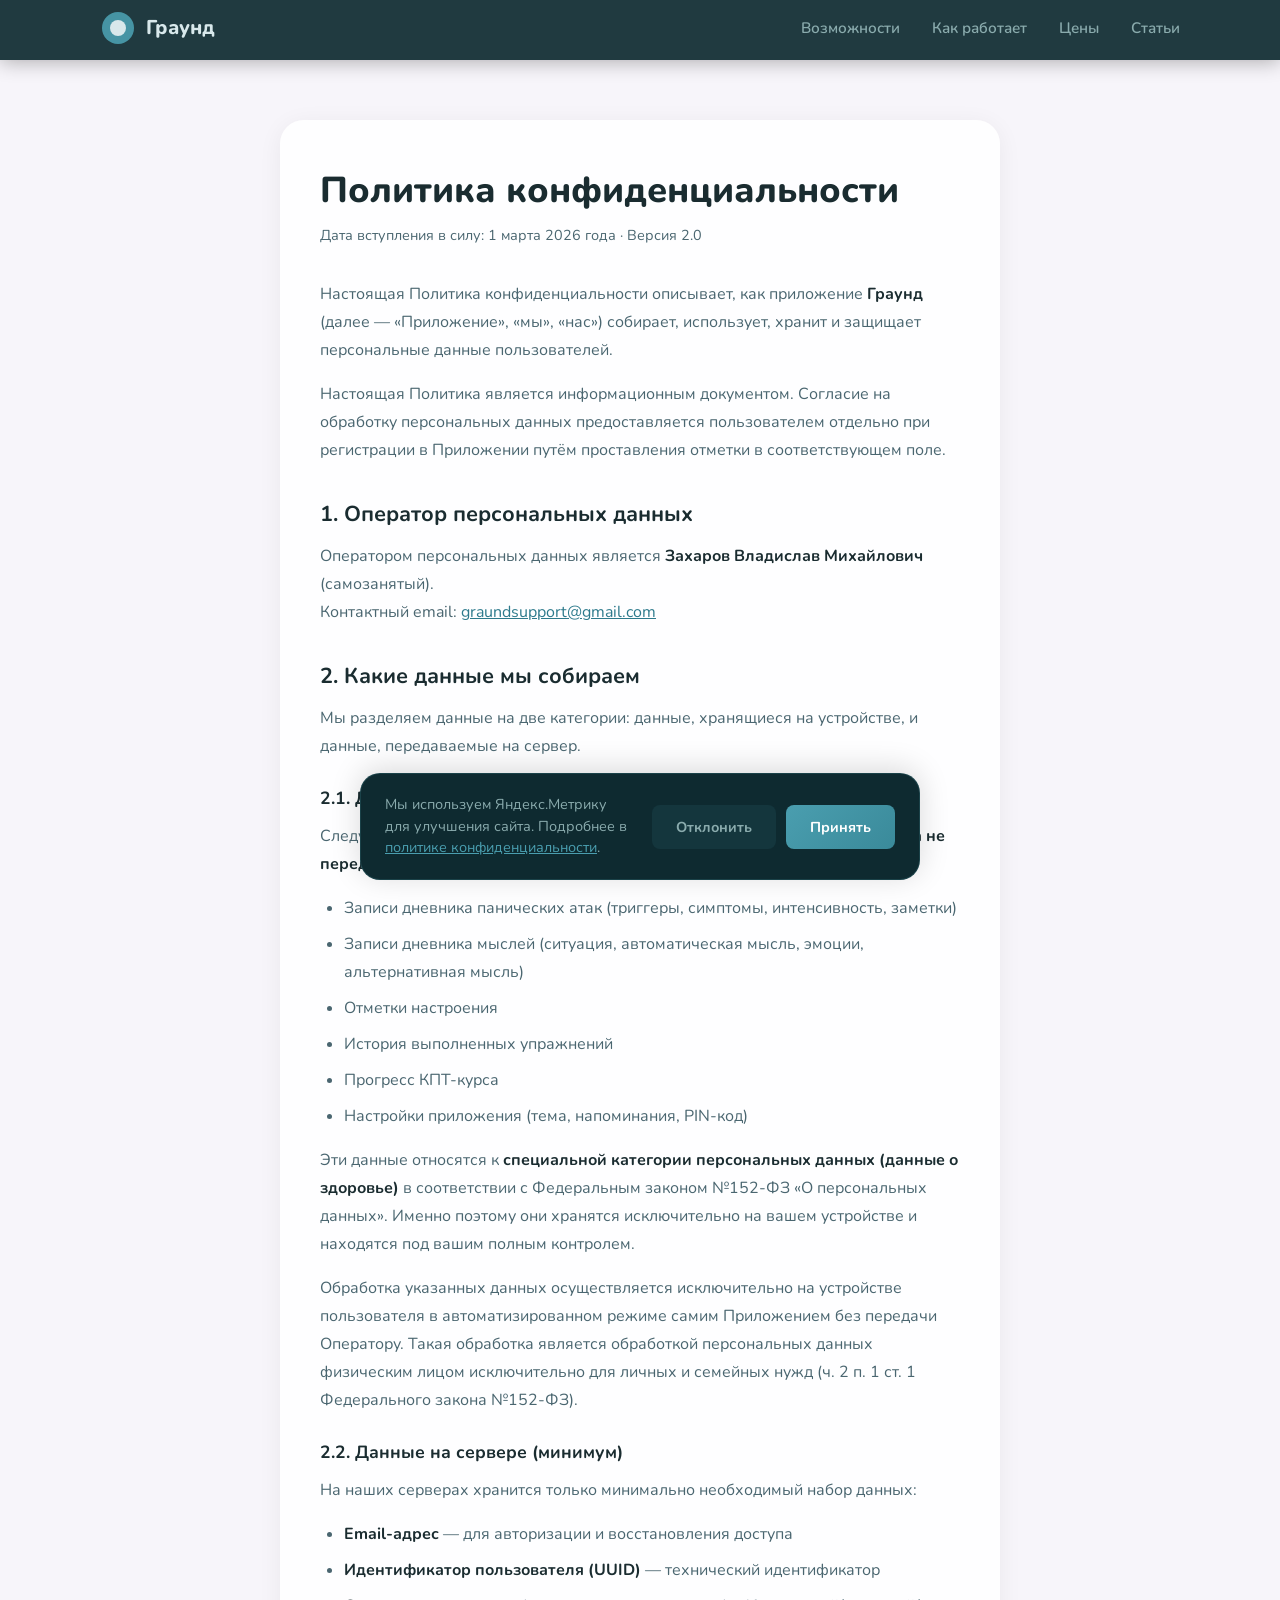
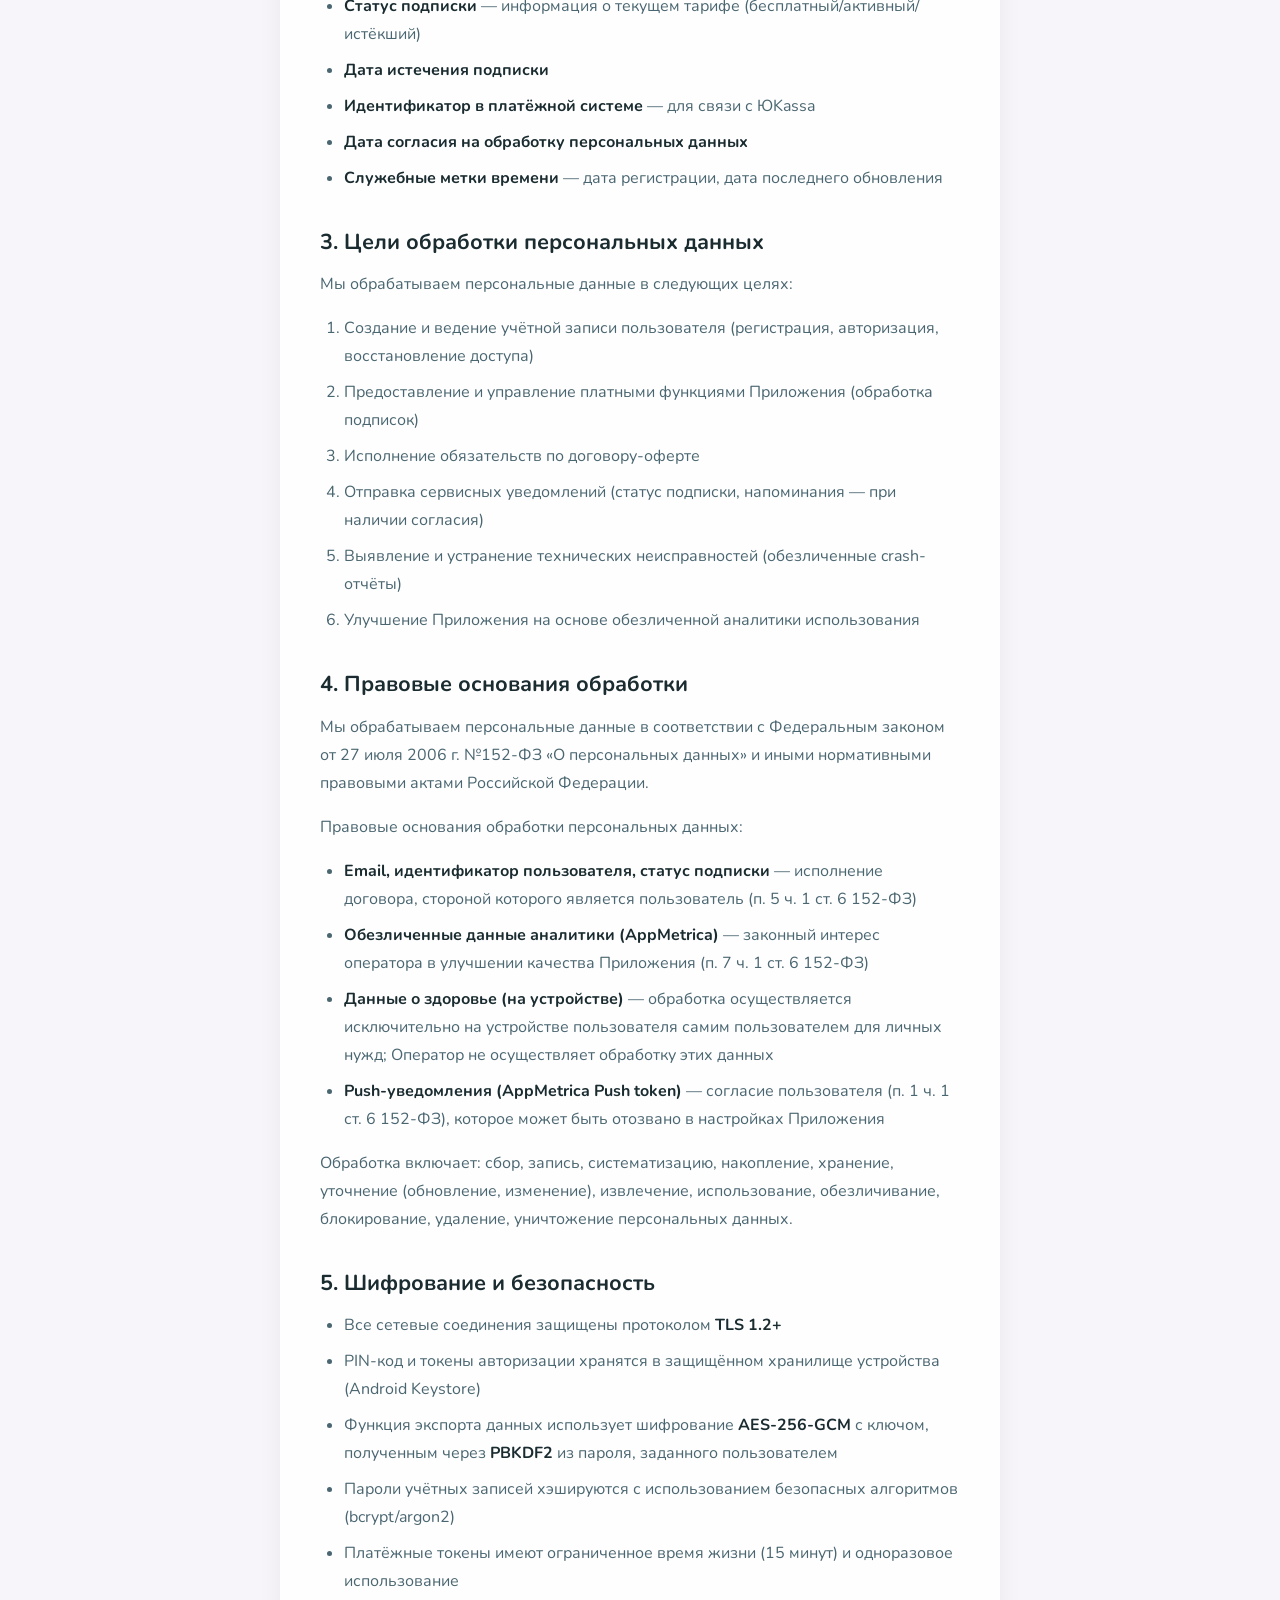
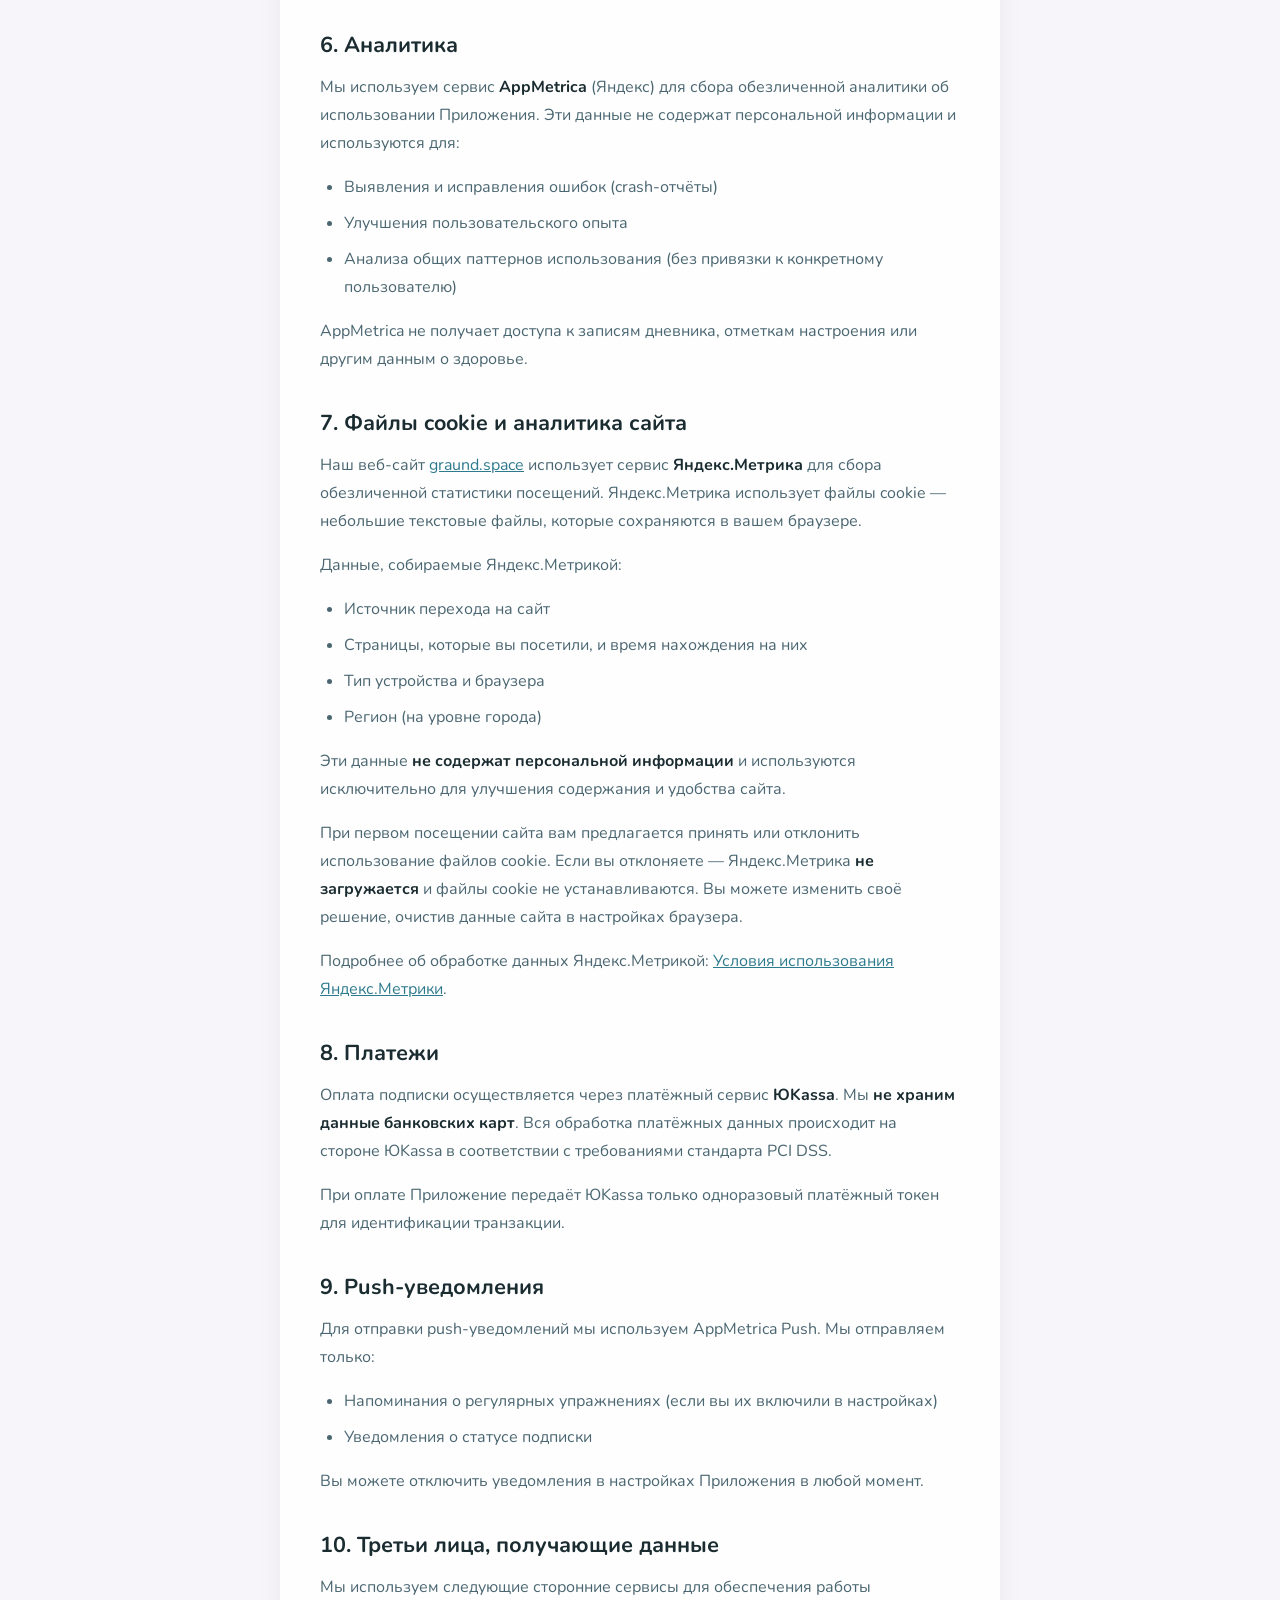
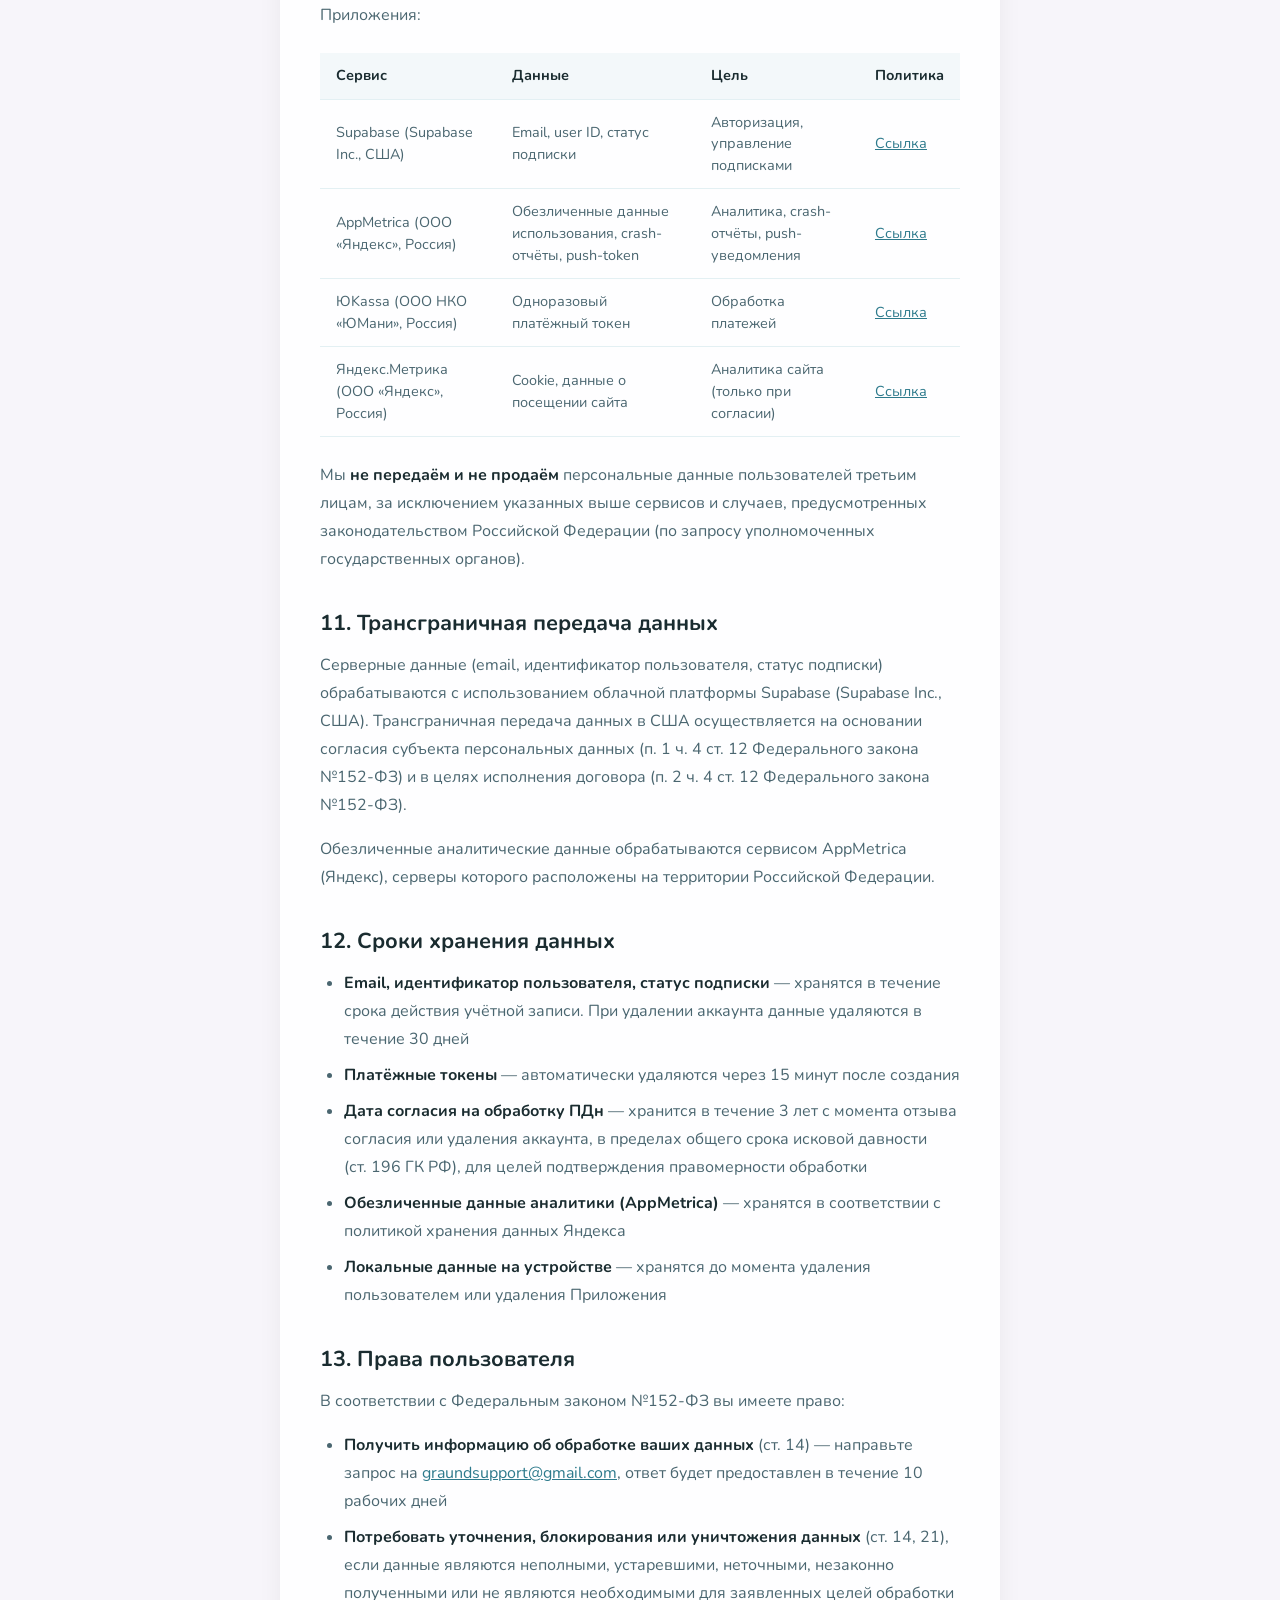
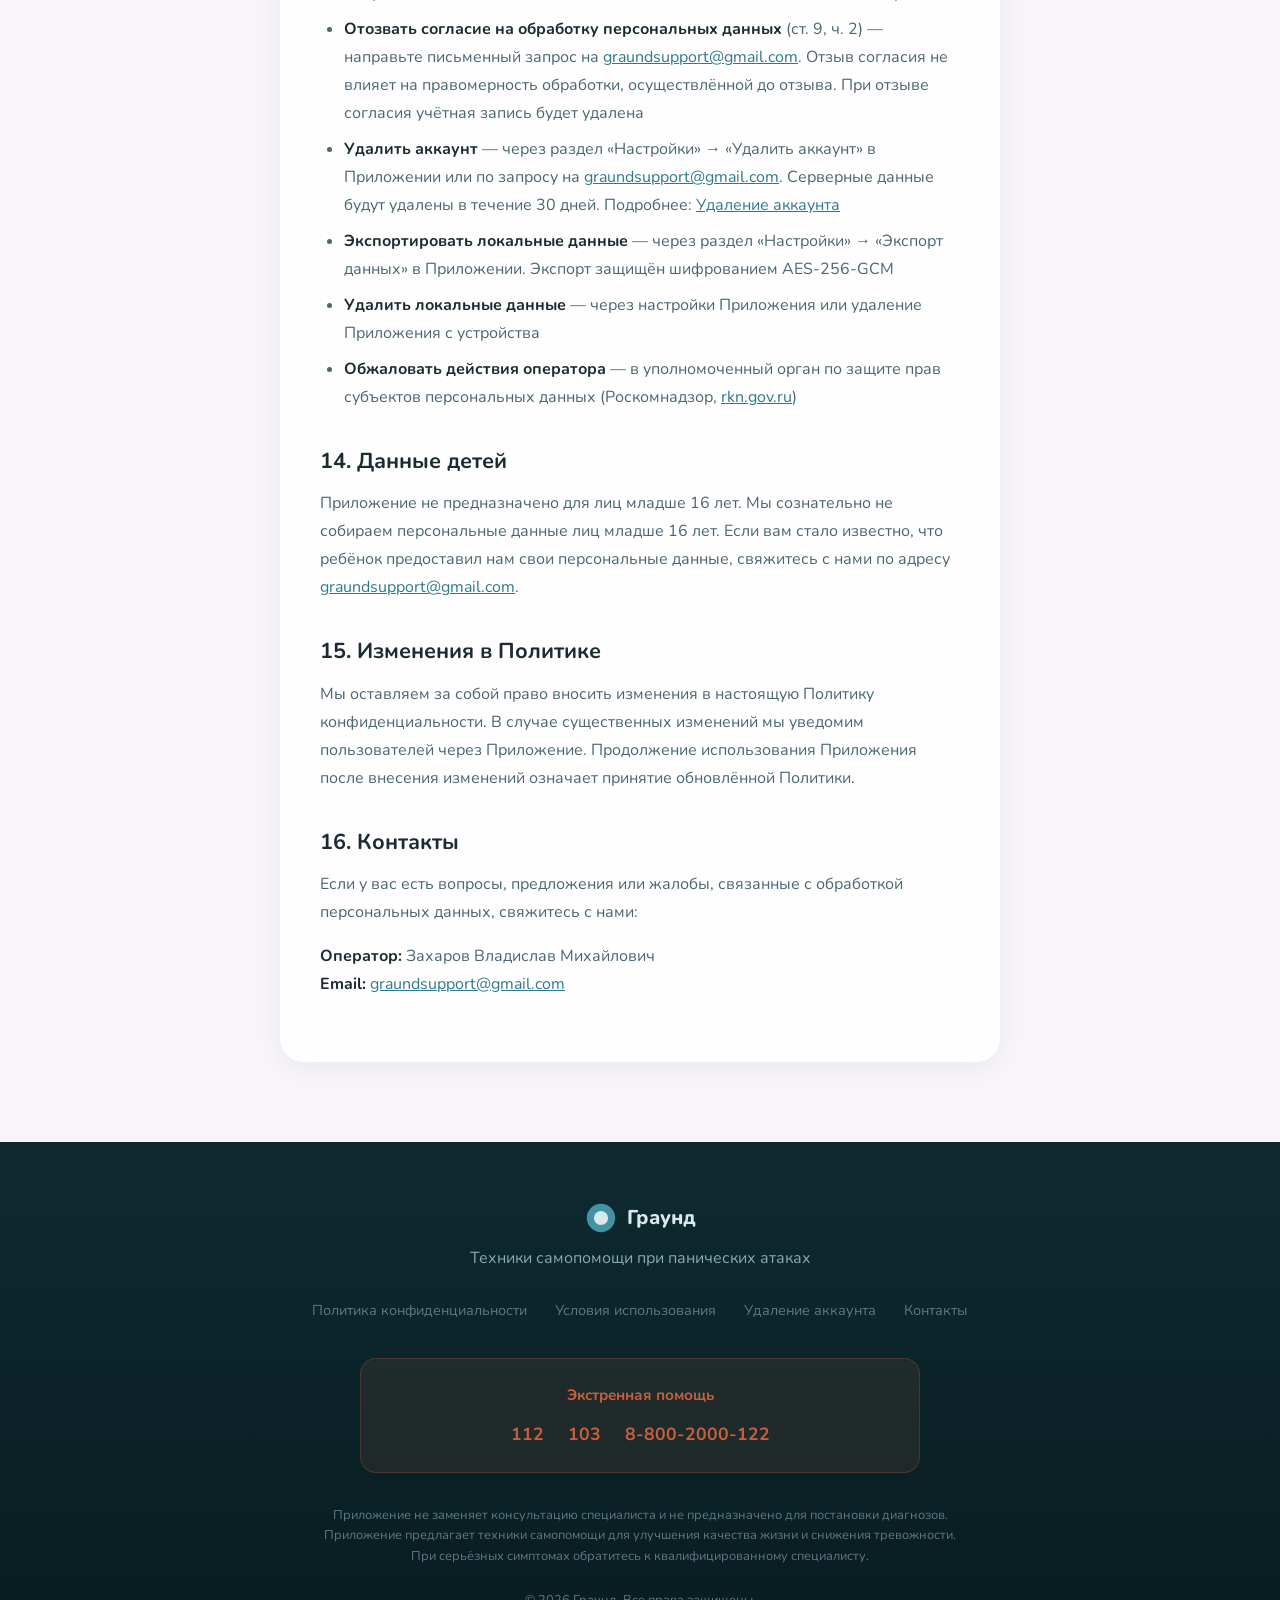
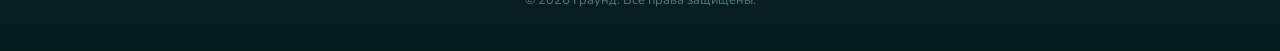
<file: privacy/index.html>
<!DOCTYPE html>
<html lang="ru">
<head>
  <meta charset="UTF-8">
  <meta name="viewport" content="width=device-width, initial-scale=1.0">
  <title>Политика конфиденциальности — Граунд</title>
  <meta name="description" content="Политика конфиденциальности приложения Граунд. Как мы обрабатываем и защищаем ваши данные.">

  <!-- Open Graph -->
  <meta property="og:title" content="Политика конфиденциальности — Граунд">
  <meta property="og:description" content="Политика конфиденциальности приложения Граунд. Как мы обрабатываем и защищаем ваши данные.">
  <meta property="og:type" content="website">
  <meta property="og:url" content="https://graund.space/privacy/">
  <meta property="og:locale" content="ru_RU">
  <meta property="og:image" content="https://graund.space/og-image.png">

  <!-- Twitter Card -->
  <meta name="twitter:card" content="summary">
  <meta name="twitter:title" content="Политика конфиденциальности — Граунд">
  <meta name="twitter:description" content="Политика конфиденциальности приложения Граунд. Как мы обрабатываем и защищаем ваши данные.">

  <!-- Google Fonts -->
  <link rel="preconnect" href="https://fonts.googleapis.com">
  <link rel="preconnect" href="https://fonts.gstatic.com" crossorigin>
  <link href="https://fonts.googleapis.com/css2?family=Nunito:wght@400;600;700;800&display=swap" rel="stylesheet">

  <!-- CSS -->
  <link rel="stylesheet" href="../css/style.css">
  <link rel="stylesheet" href="../css/animations.css">

  <link rel="canonical" href="https://graund.space/privacy/">

  <!-- Inline SVG Favicon -->
  <link rel="icon" href="data:image/svg+xml,<svg xmlns='http://www.w3.org/2000/svg' viewBox='0 0 100 100'><circle cx='50' cy='50' r='45' fill='%230E2A30'/><circle cx='50' cy='50' r='28' fill='%234A9EAF' opacity='0.9'/><circle cx='50' cy='50' r='14' fill='%23D8E8EB'/></svg>" type="image/svg+xml">
</head>
<body>

  <!-- ========================================
       HEADER
       ======================================== -->
  <header class="header">
    <div class="container">
      <a href="/" class="header__logo">
        <svg class="header__logo-icon" viewBox="0 0 36 36" fill="none" xmlns="http://www.w3.org/2000/svg">
          <circle cx="18" cy="18" r="16" fill="#4A9EAF" opacity="0.9"/>
          <circle cx="18" cy="18" r="8" fill="#D8E8EB"/>
        </svg>
        Граунд
      </a>

      <nav class="header__nav">
        <a href="/#features">Возможности</a>
        <a href="/#how-it-works">Как работает</a>
        <a href="/#pricing">Цены</a>
        <a href="/#articles">Статьи</a>
      </nav>

      <button class="burger" aria-label="Меню">
        <span></span>
        <span></span>
        <span></span>
      </button>
    </div>
  </header>

  <!-- ========================================
       CONTENT
       ======================================== -->
  <main class="article-page">
    <div class="article-content">
      <h1>Политика конфиденциальности</h1>
      <p class="article-date">Дата вступления в силу: 1 марта 2026 года &middot; Версия 2.0</p>

      <p>
        Настоящая Политика конфиденциальности описывает, как приложение <strong>Граунд</strong> (далее — «Приложение», «мы», «нас»)
        собирает, использует, хранит и защищает персональные данные пользователей.
      </p>
      <p>
        Настоящая Политика является информационным документом. Согласие на обработку персональных данных предоставляется
        пользователем отдельно при регистрации в Приложении путём проставления отметки в соответствующем поле.
      </p>

      <h2>1. Оператор персональных данных</h2>
      <p>
        Оператором персональных данных является <strong>Захаров Владислав Михайлович</strong> (самозанятый).<br>
        Контактный email: <a href="mailto:graundsupport@gmail.com">graundsupport@gmail.com</a>
      </p>

      <h2>2. Какие данные мы собираем</h2>
      <p>Мы разделяем данные на две категории: данные, хранящиеся на устройстве, и данные, передаваемые на сервер.</p>

      <h3>2.1. Данные на устройстве (только локально)</h3>
      <p>
        Следующие данные хранятся <strong>исключительно на вашем устройстве</strong> и <strong>никогда не передаются на наши серверы</strong>:
      </p>
      <ul>
        <li>Записи дневника панических атак (триггеры, симптомы, интенсивность, заметки)</li>
        <li>Записи дневника мыслей (ситуация, автоматическая мысль, эмоции, альтернативная мысль)</li>
        <li>Отметки настроения</li>
        <li>История выполненных упражнений</li>
        <li>Прогресс КПТ-курса</li>
        <li>Настройки приложения (тема, напоминания, PIN-код)</li>
      </ul>
      <p>
        Эти данные относятся к <strong>специальной категории персональных данных (данные о здоровье)</strong> в соответствии
        с Федеральным законом №152-ФЗ «О персональных данных». Именно поэтому они хранятся исключительно на вашем устройстве
        и находятся под вашим полным контролем.
      </p>
      <p>
        Обработка указанных данных осуществляется исключительно на устройстве пользователя в автоматизированном режиме
        самим Приложением без передачи Оператору. Такая обработка является обработкой персональных данных физическим лицом
        исключительно для личных и семейных нужд (ч.&nbsp;2 п.&nbsp;1 ст.&nbsp;1 Федерального закона №152-ФЗ).
      </p>

      <h3>2.2. Данные на сервере (минимум)</h3>
      <p>На наших серверах хранится только минимально необходимый набор данных:</p>
      <ul>
        <li><strong>Email-адрес</strong> — для авторизации и восстановления доступа</li>
        <li><strong>Идентификатор пользователя (UUID)</strong> — технический идентификатор</li>
        <li><strong>Статус подписки</strong> — информация о текущем тарифе (бесплатный/активный/истёкший)</li>
        <li><strong>Дата истечения подписки</strong></li>
        <li><strong>Идентификатор в платёжной системе</strong> — для связи с ЮKassa</li>
        <li><strong>Дата согласия на обработку персональных данных</strong></li>
        <li><strong>Служебные метки времени</strong> — дата регистрации, дата последнего обновления</li>
      </ul>

      <h2>3. Цели обработки персональных данных</h2>
      <p>Мы обрабатываем персональные данные в следующих целях:</p>
      <ol>
        <li>Создание и ведение учётной записи пользователя (регистрация, авторизация, восстановление доступа)</li>
        <li>Предоставление и управление платными функциями Приложения (обработка подписок)</li>
        <li>Исполнение обязательств по договору-оферте</li>
        <li>Отправка сервисных уведомлений (статус подписки, напоминания — при наличии согласия)</li>
        <li>Выявление и устранение технических неисправностей (обезличенные crash-отчёты)</li>
        <li>Улучшение Приложения на основе обезличенной аналитики использования</li>
      </ol>

      <h2>4. Правовые основания обработки</h2>
      <p>
        Мы обрабатываем персональные данные в соответствии с Федеральным законом от 27 июля 2006&nbsp;г. №152-ФЗ
        «О персональных данных» и иными нормативными правовыми актами Российской Федерации.
      </p>
      <p>Правовые основания обработки персональных данных:</p>
      <ul>
        <li><strong>Email, идентификатор пользователя, статус подписки</strong> — исполнение договора, стороной которого является пользователь (п.&nbsp;5 ч.&nbsp;1 ст.&nbsp;6 152-ФЗ)</li>
        <li><strong>Обезличенные данные аналитики (AppMetrica)</strong> — законный интерес оператора в улучшении качества Приложения (п.&nbsp;7 ч.&nbsp;1 ст.&nbsp;6 152-ФЗ)</li>
        <li><strong>Данные о здоровье (на устройстве)</strong> — обработка осуществляется исключительно на устройстве пользователя самим пользователем для личных нужд; Оператор не осуществляет обработку этих данных</li>
        <li><strong>Push-уведомления (AppMetrica Push token)</strong> — согласие пользователя (п.&nbsp;1 ч.&nbsp;1 ст.&nbsp;6 152-ФЗ), которое может быть отозвано в настройках Приложения</li>
      </ul>
      <p>
        Обработка включает: сбор, запись, систематизацию, накопление, хранение, уточнение (обновление, изменение),
        извлечение, использование, обезличивание, блокирование, удаление, уничтожение персональных данных.
      </p>

      <h2>5. Шифрование и безопасность</h2>
      <ul>
        <li>Все сетевые соединения защищены протоколом <strong>TLS 1.2+</strong></li>
        <li>PIN-код и токены авторизации хранятся в защищённом хранилище устройства (Android Keystore)</li>
        <li>Функция экспорта данных использует шифрование <strong>AES-256-GCM</strong> с ключом, полученным через <strong>PBKDF2</strong> из пароля, заданного пользователем</li>
        <li>Пароли учётных записей хэшируются с использованием безопасных алгоритмов (bcrypt/argon2)</li>
        <li>Платёжные токены имеют ограниченное время жизни (15 минут) и одноразовое использование</li>
      </ul>

      <h2>6. Аналитика</h2>
      <p>
        Мы используем сервис <strong>AppMetrica</strong> (Яндекс) для сбора обезличенной аналитики об использовании
        Приложения. Эти данные не содержат персональной информации и используются для:
      </p>
      <ul>
        <li>Выявления и исправления ошибок (crash-отчёты)</li>
        <li>Улучшения пользовательского опыта</li>
        <li>Анализа общих паттернов использования (без привязки к конкретному пользователю)</li>
      </ul>
      <p>
        AppMetrica не получает доступа к записям дневника, отметкам настроения или другим данным о здоровье.
      </p>

      <h2 id="cookies">7. Файлы cookie и аналитика сайта</h2>
      <p>
        Наш веб-сайт <a href="https://graund.space">graund.space</a> использует сервис
        <strong>Яндекс.Метрика</strong> для сбора обезличенной статистики посещений. Яндекс.Метрика
        использует файлы cookie — небольшие текстовые файлы, которые сохраняются в вашем браузере.
      </p>
      <p>Данные, собираемые Яндекс.Метрикой:</p>
      <ul>
        <li>Источник перехода на сайт</li>
        <li>Страницы, которые вы посетили, и время нахождения на них</li>
        <li>Тип устройства и браузера</li>
        <li>Регион (на уровне города)</li>
      </ul>
      <p>
        Эти данные <strong>не содержат персональной информации</strong> и используются исключительно
        для улучшения содержания и удобства сайта.
      </p>
      <p>
        При первом посещении сайта вам предлагается принять или отклонить использование файлов cookie.
        Если вы отклоняете — Яндекс.Метрика <strong>не загружается</strong> и файлы cookie не устанавливаются.
        Вы можете изменить своё решение, очистив данные сайта в настройках браузера.
      </p>
      <p>
        Подробнее об обработке данных Яндекс.Метрикой:
        <a href="https://yandex.ru/legal/metrica_termsofuse/" target="_blank" rel="noopener">Условия использования Яндекс.Метрики</a>.
      </p>

      <h2>8. Платежи</h2>
      <p>
        Оплата подписки осуществляется через платёжный сервис <strong>ЮKassa</strong>. Мы <strong>не храним данные банковских карт</strong>.
        Вся обработка платёжных данных происходит на стороне ЮKassa в соответствии с требованиями стандарта PCI DSS.
      </p>
      <p>
        При оплате Приложение передаёт ЮKassa только одноразовый платёжный токен для идентификации транзакции.
      </p>

      <h2>9. Push-уведомления</h2>
      <p>
        Для отправки push-уведомлений мы используем AppMetrica Push. Мы отправляем только:
      </p>
      <ul>
        <li>Напоминания о регулярных упражнениях (если вы их включили в настройках)</li>
        <li>Уведомления о статусе подписки</li>
      </ul>
      <p>Вы можете отключить уведомления в настройках Приложения в любой момент.</p>

      <h2>10. Третьи лица, получающие данные</h2>
      <p>Мы используем следующие сторонние сервисы для обеспечения работы Приложения:</p>
      <table>
        <thead>
          <tr>
            <th>Сервис</th>
            <th>Данные</th>
            <th>Цель</th>
            <th>Политика</th>
          </tr>
        </thead>
        <tbody>
          <tr>
            <td>Supabase (Supabase Inc., США)</td>
            <td>Email, user ID, статус подписки</td>
            <td>Авторизация, управление подписками</td>
            <td><a href="https://supabase.com/privacy" target="_blank" rel="noopener">Ссылка</a></td>
          </tr>
          <tr>
            <td>AppMetrica (ООО «Яндекс», Россия)</td>
            <td>Обезличенные данные использования, crash-отчёты, push-token</td>
            <td>Аналитика, crash-отчёты, push-уведомления</td>
            <td><a href="https://yandex.ru/legal/confidential/" target="_blank" rel="noopener">Ссылка</a></td>
          </tr>
          <tr>
            <td>ЮKassa (ООО НКО «ЮМани», Россия)</td>
            <td>Одноразовый платёжный токен</td>
            <td>Обработка платежей</td>
            <td><a href="https://yoomoney.ru/page?id=523014" target="_blank" rel="noopener">Ссылка</a></td>
          </tr>
          <tr>
            <td>Яндекс.Метрика (ООО «Яндекс», Россия)</td>
            <td>Cookie, данные о посещении сайта</td>
            <td>Аналитика сайта (только при согласии)</td>
            <td><a href="https://yandex.ru/legal/confidential/" target="_blank" rel="noopener">Ссылка</a></td>
          </tr>
        </tbody>
      </table>
      <p>
        Мы <strong>не передаём и не продаём</strong> персональные данные пользователей третьим лицам,
        за исключением указанных выше сервисов и случаев, предусмотренных законодательством Российской
        Федерации (по запросу уполномоченных государственных органов).
      </p>

      <h2>11. Трансграничная передача данных</h2>
      <p>
        Серверные данные (email, идентификатор пользователя, статус подписки) обрабатываются с использованием
        облачной платформы Supabase (Supabase Inc., США). Трансграничная передача данных в США осуществляется
        на основании согласия субъекта персональных данных (п.&nbsp;1 ч.&nbsp;4 ст.&nbsp;12 Федерального закона №152-ФЗ)
        и в целях исполнения договора (п.&nbsp;2 ч.&nbsp;4 ст.&nbsp;12 Федерального закона №152-ФЗ).
      </p>
      <p>
        Обезличенные аналитические данные обрабатываются сервисом AppMetrica (Яндекс), серверы которого
        расположены на территории Российской Федерации.
      </p>

      <h2>12. Сроки хранения данных</h2>
      <ul>
        <li><strong>Email, идентификатор пользователя, статус подписки</strong> — хранятся в течение срока действия учётной записи. При удалении аккаунта данные удаляются в течение 30 дней</li>
        <li><strong>Платёжные токены</strong> — автоматически удаляются через 15 минут после создания</li>
        <li><strong>Дата согласия на обработку ПДн</strong> — хранится в течение 3 лет с момента отзыва согласия или удаления аккаунта, в пределах общего срока исковой давности (ст.&nbsp;196 ГК РФ), для целей подтверждения правомерности обработки</li>
        <li><strong>Обезличенные данные аналитики (AppMetrica)</strong> — хранятся в соответствии с политикой хранения данных Яндекса</li>
        <li><strong>Локальные данные на устройстве</strong> — хранятся до момента удаления пользователем или удаления Приложения</li>
      </ul>

      <h2>13. Права пользователя</h2>
      <p>В соответствии с Федеральным законом №152-ФЗ вы имеете право:</p>
      <ul>
        <li>
          <strong>Получить информацию об обработке ваших данных</strong> (ст.&nbsp;14) — направьте запрос на
          <a href="mailto:graundsupport@gmail.com">graundsupport@gmail.com</a>, ответ будет предоставлен в течение 10 рабочих дней
        </li>
        <li>
          <strong>Потребовать уточнения, блокирования или уничтожения данных</strong> (ст.&nbsp;14, 21), если данные
          являются неполными, устаревшими, неточными, незаконно полученными или не являются необходимыми для заявленных
          целей обработки
        </li>
        <li>
          <strong>Отозвать согласие на обработку персональных данных</strong> (ст.&nbsp;9, ч.&nbsp;2) — направьте
          письменный запрос на <a href="mailto:graundsupport@gmail.com">graundsupport@gmail.com</a>. Отзыв согласия не влияет
          на правомерность обработки, осуществлённой до отзыва. При отзыве согласия учётная запись будет удалена
        </li>
        <li>
          <strong>Удалить аккаунт</strong> — через раздел «Настройки» &rarr; «Удалить аккаунт» в Приложении или
          по запросу на <a href="mailto:graundsupport@gmail.com">graundsupport@gmail.com</a>. Серверные данные будут удалены
          в течение 30 дней. Подробнее: <a href="/delete-account/">Удаление аккаунта</a>
        </li>
        <li>
          <strong>Экспортировать локальные данные</strong> — через раздел «Настройки» &rarr; «Экспорт данных»
          в Приложении. Экспорт защищён шифрованием AES-256-GCM
        </li>
        <li>
          <strong>Удалить локальные данные</strong> — через настройки Приложения или удаление Приложения с устройства
        </li>
        <li>
          <strong>Обжаловать действия оператора</strong> — в уполномоченный орган по защите прав субъектов персональных
          данных (Роскомнадзор, <a href="https://rkn.gov.ru" target="_blank" rel="noopener">rkn.gov.ru</a>)
        </li>
      </ul>

      <h2>14. Данные детей</h2>
      <p>
        Приложение не предназначено для лиц младше 16 лет. Мы сознательно не собираем персональные данные
        лиц младше 16 лет. Если вам стало известно, что ребёнок предоставил нам свои персональные данные,
        свяжитесь с нами по адресу <a href="mailto:graundsupport@gmail.com">graundsupport@gmail.com</a>.
      </p>

      <h2>15. Изменения в Политике</h2>
      <p>
        Мы оставляем за собой право вносить изменения в настоящую Политику конфиденциальности. В случае существенных изменений
        мы уведомим пользователей через Приложение. Продолжение использования Приложения после внесения изменений означает
        принятие обновлённой Политики.
      </p>

      <h2>16. Контакты</h2>
      <p>
        Если у вас есть вопросы, предложения или жалобы, связанные с обработкой персональных данных, свяжитесь с нами:
      </p>
      <p>
        <strong>Оператор:</strong> Захаров Владислав Михайлович<br>
        <strong>Email:</strong> <a href="mailto:graundsupport@gmail.com">graundsupport@gmail.com</a>
      </p>
    </div>
  </main>

  <!-- ========================================
       FOOTER
       ======================================== -->
  <footer class="footer section-dark" id="footer">
    <div class="container">
      <div class="footer__logo">
        <svg viewBox="0 0 36 36" fill="none" xmlns="http://www.w3.org/2000/svg">
          <circle cx="18" cy="18" r="16" fill="#4A9EAF" opacity="0.9"/>
          <circle cx="18" cy="18" r="8" fill="#D8E8EB"/>
        </svg>
        Граунд
      </div>

      <p class="footer__tagline">Техники самопомощи при панических атаках</p>

      <div class="footer__links">
        <a href="/privacy/">Политика конфиденциальности</a>
        <a href="/terms/">Условия использования</a>
        <a href="/delete-account/">Удаление аккаунта</a>
        <a href="mailto:graundsupport@gmail.com">Контакты</a>
      </div>

      <div class="footer__emergency">
        <div class="footer__emergency-title">Экстренная помощь</div>
        <div class="footer__emergency-numbers">
          <a href="tel:112">112</a>
          <a href="tel:103">103</a>
          <a href="tel:88002000122">8-800-2000-122</a>
        </div>
      </div>

      <p class="footer__disclaimer">
        Приложение не заменяет консультацию специалиста и не предназначено для постановки диагнозов.
        Приложение предлагает техники самопомощи для улучшения качества жизни
        и снижения тревожности. При серьёзных симптомах обратитесь к квалифицированному специалисту.
      </p>

      <p class="footer__copyright">&copy; 2026 Граунд. Все права защищены.</p>
    </div>
  </footer>

  <!-- Cookie Consent -->
  <div id="cookie-consent-banner" class="cookie-consent" role="dialog" aria-label="Согласие на cookie">
    <div class="cookie-consent__inner">
      <p class="cookie-consent__text">
        Мы используем Яндекс.Метрику для улучшения сайта.
        Подробнее в <a href="/privacy/#cookies">политике конфиденциальности</a>.
      </p>
      <div class="cookie-consent__buttons">
        <button id="cookie-reject" class="cookie-consent__btn cookie-consent__btn--reject">Отклонить</button>
        <button id="cookie-accept" class="cookie-consent__btn cookie-consent__btn--accept">Принять</button>
      </div>
    </div>
  </div>

  <!-- JavaScript -->
  <script src="../js/cookie-consent.js"></script>
  <script src="../js/main.js"></script>
  <noscript><div><img src="https://mc.yandex.ru/watch/107083651" style="position:absolute; left:-9999px;" alt="" /></div></noscript>
</body>
</html>
</file>
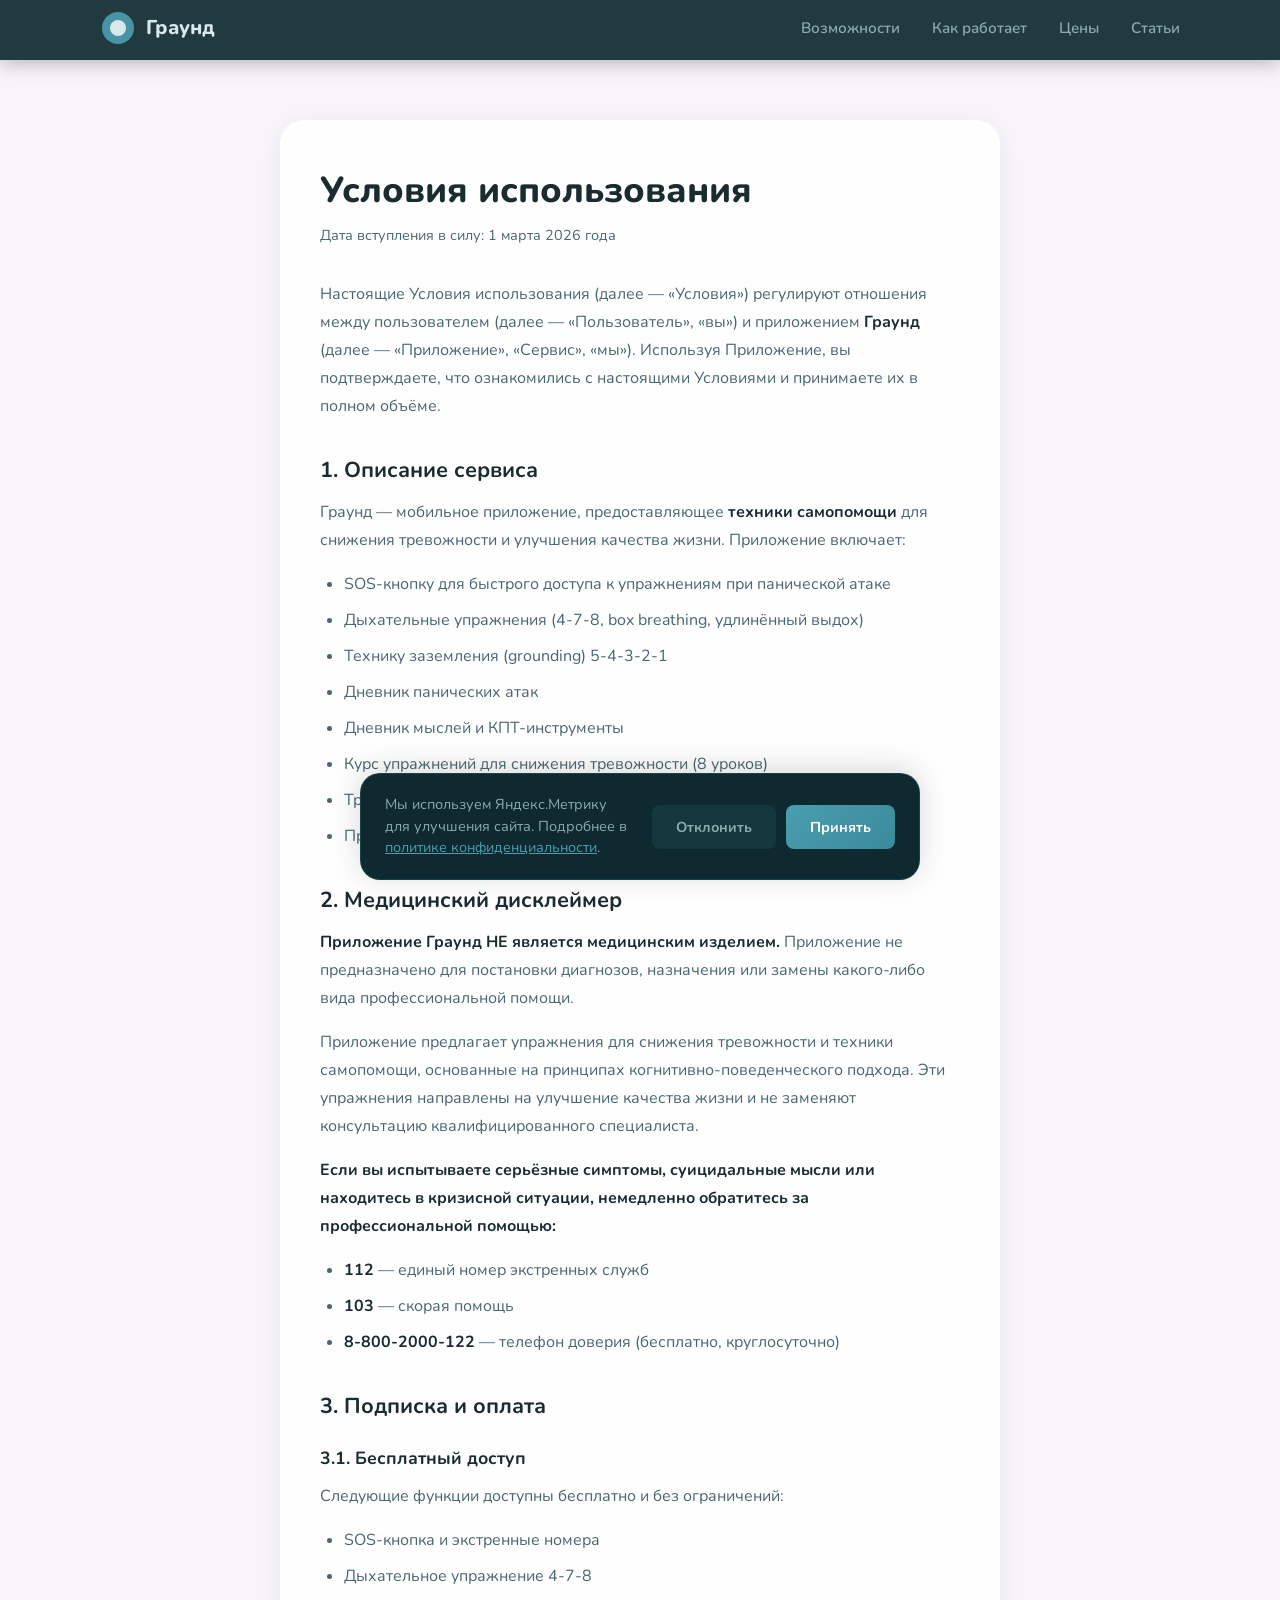
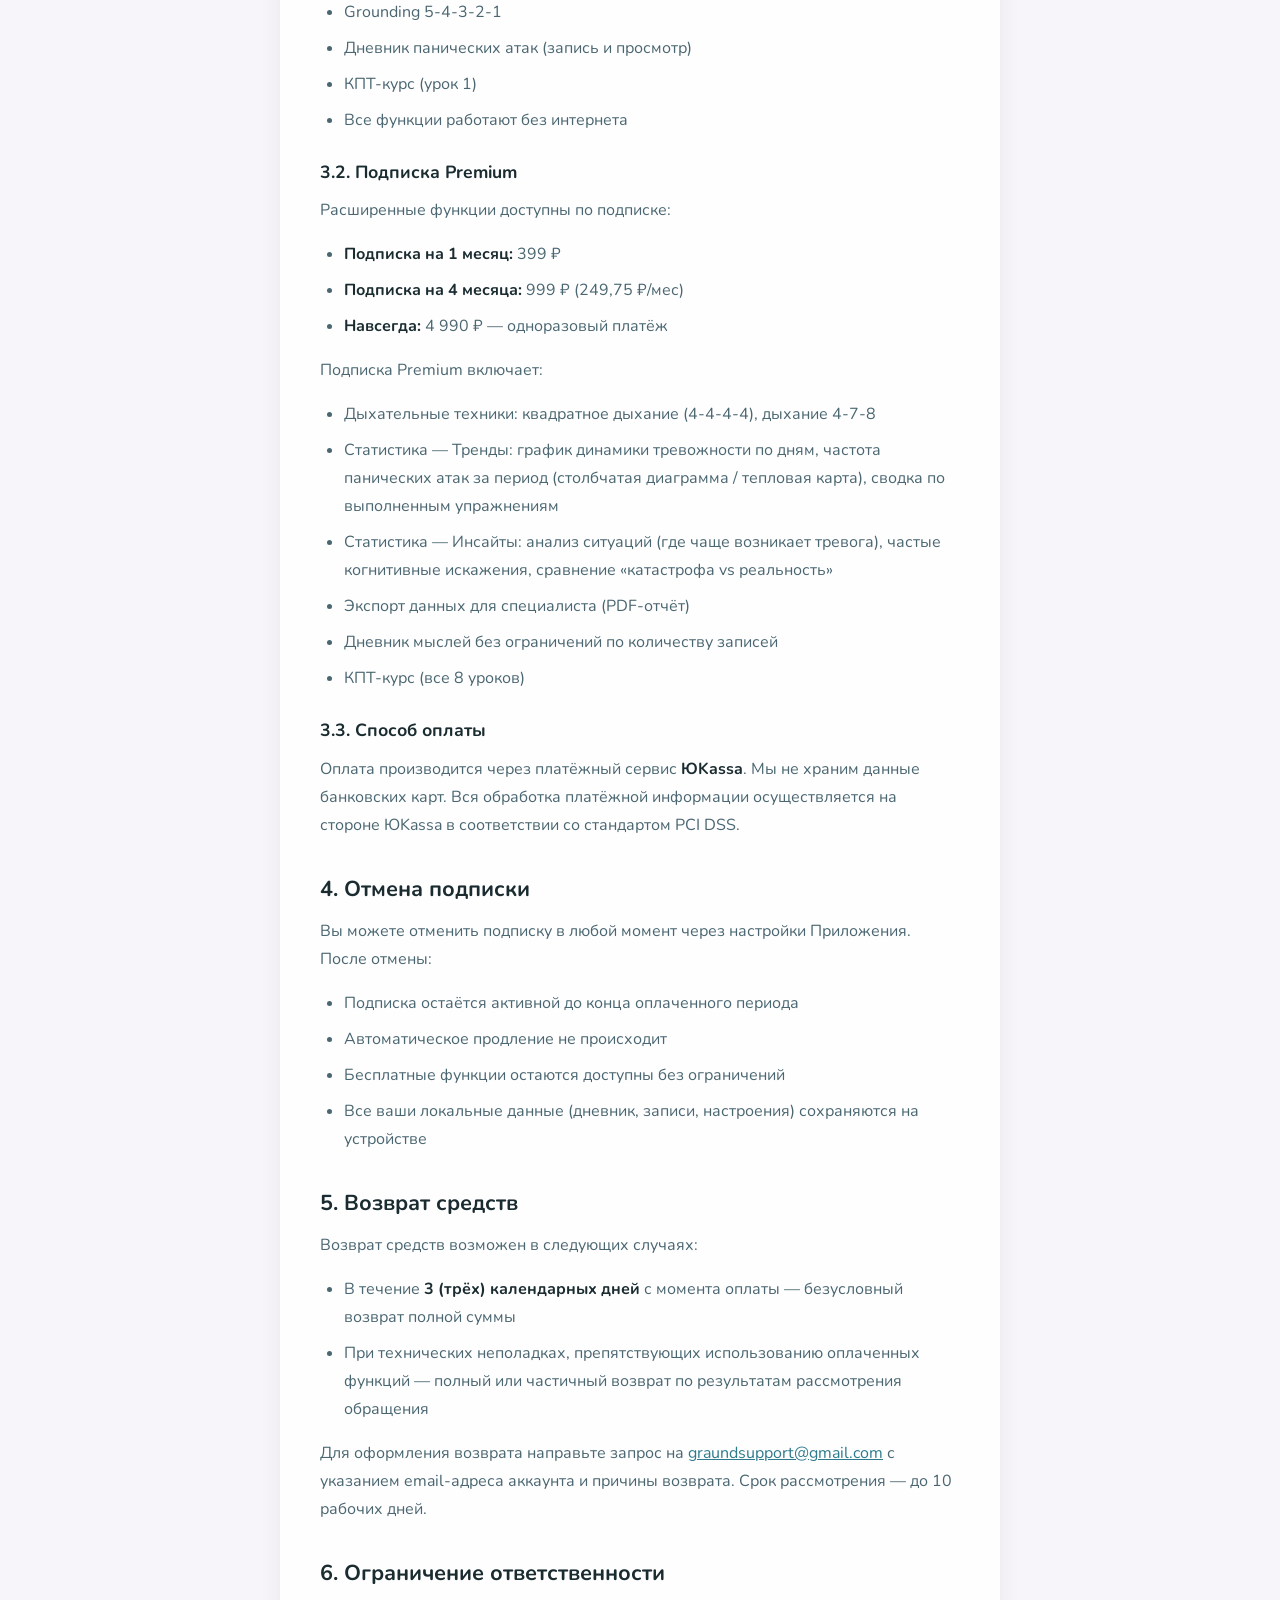
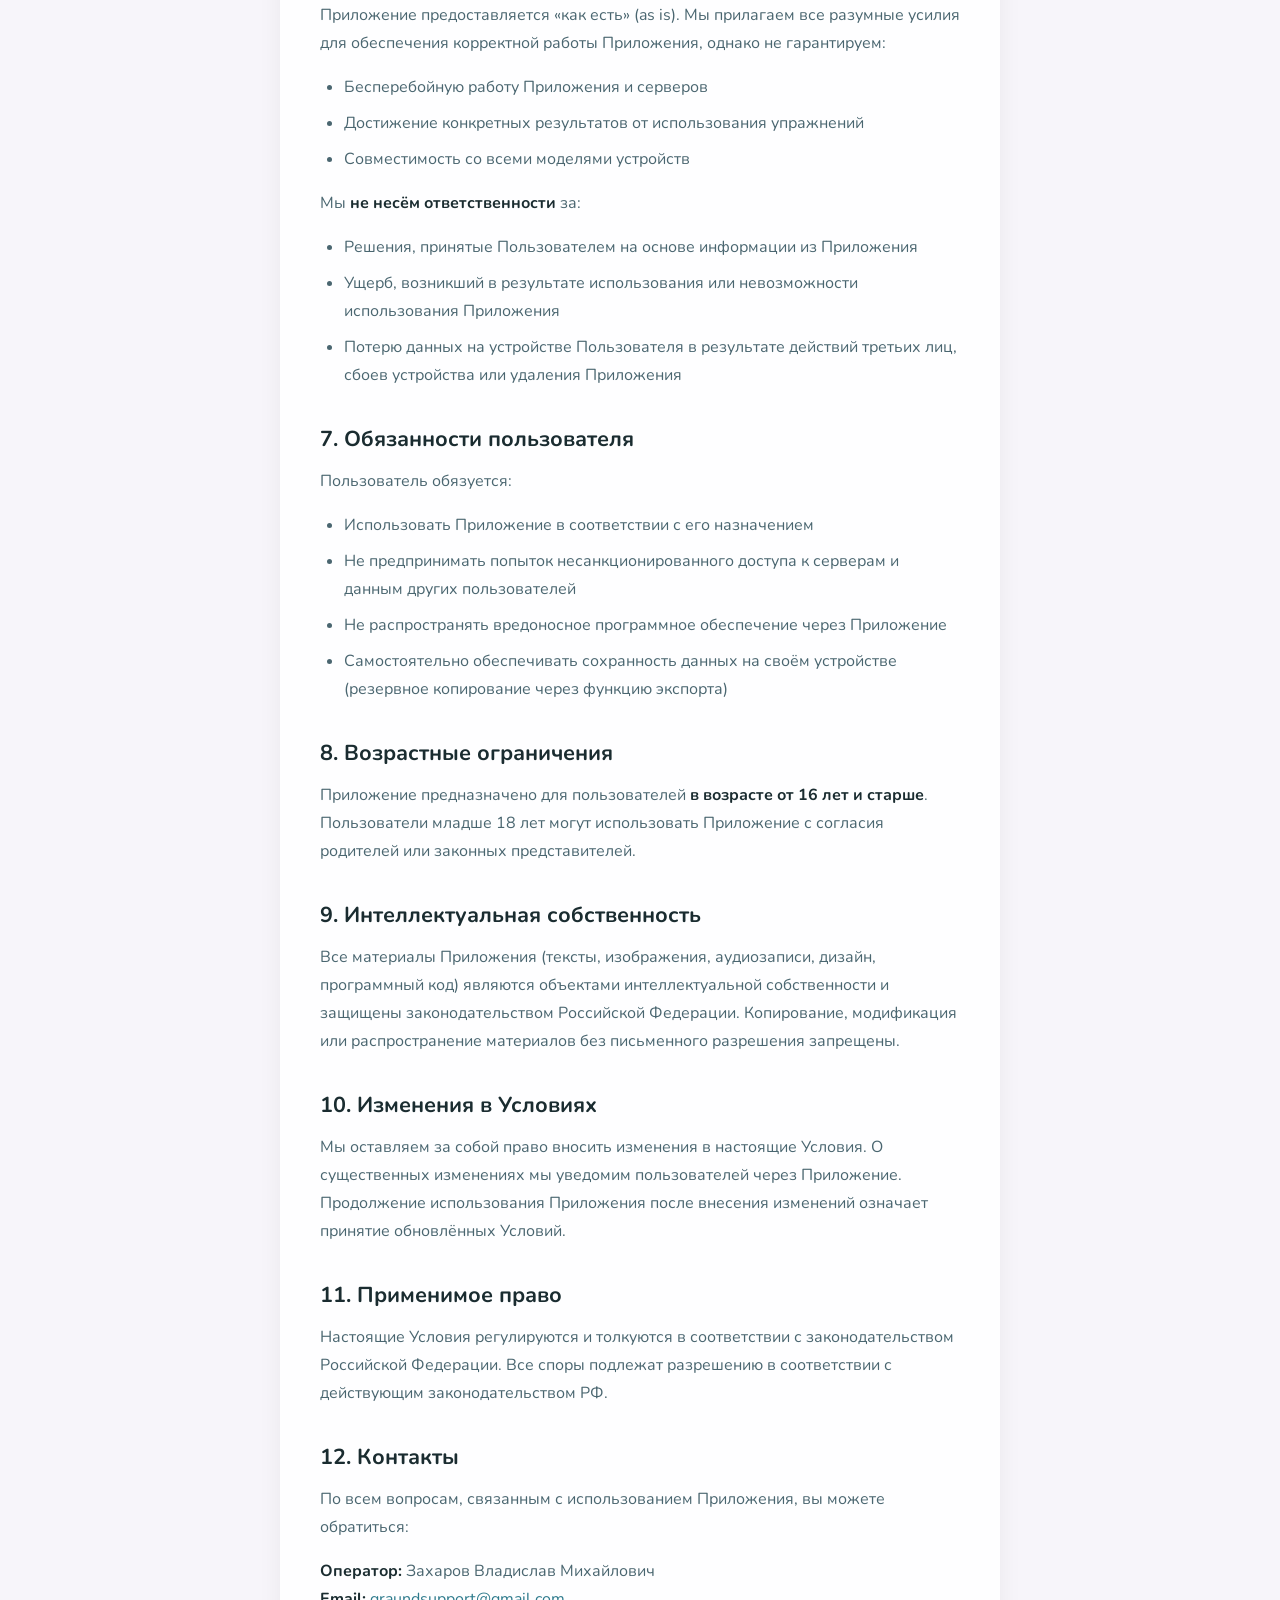
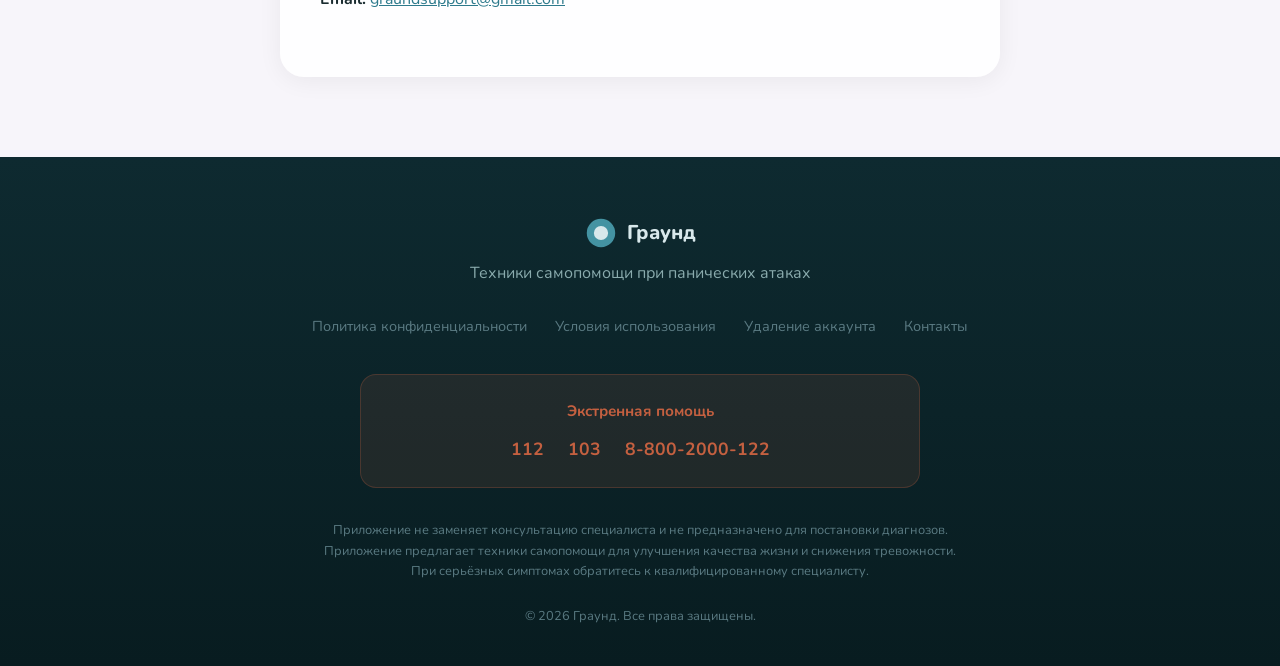
<file: terms/index.html>
<!DOCTYPE html>
<html lang="ru">
<head>
  <meta charset="UTF-8">
  <meta name="viewport" content="width=device-width, initial-scale=1.0">
  <title>Условия использования — Граунд</title>
  <meta name="description" content="Условия использования приложения Граунд. Подписка, оплата, права и обязанности.">

  <!-- Open Graph -->
  <meta property="og:title" content="Условия использования — Граунд">
  <meta property="og:description" content="Условия использования приложения Граунд. Подписка, оплата, права и обязанности.">
  <meta property="og:type" content="website">
  <meta property="og:url" content="https://graund.space/terms/">
  <meta property="og:locale" content="ru_RU">
  <meta property="og:image" content="https://graund.space/og-image.png">

  <!-- Twitter Card -->
  <meta name="twitter:card" content="summary">
  <meta name="twitter:title" content="Условия использования — Граунд">
  <meta name="twitter:description" content="Условия использования приложения Граунд. Подписка, оплата, права и обязанности.">

  <!-- Google Fonts -->
  <link rel="preconnect" href="https://fonts.googleapis.com">
  <link rel="preconnect" href="https://fonts.gstatic.com" crossorigin>
  <link href="https://fonts.googleapis.com/css2?family=Nunito:wght@400;600;700;800&display=swap" rel="stylesheet">

  <!-- CSS -->
  <link rel="stylesheet" href="../css/style.css">
  <link rel="stylesheet" href="../css/animations.css">

  <link rel="canonical" href="https://graund.space/terms/">

  <!-- Inline SVG Favicon -->
  <link rel="icon" href="data:image/svg+xml,<svg xmlns='http://www.w3.org/2000/svg' viewBox='0 0 100 100'><circle cx='50' cy='50' r='45' fill='%230E2A30'/><circle cx='50' cy='50' r='28' fill='%234A9EAF' opacity='0.9'/><circle cx='50' cy='50' r='14' fill='%23D8E8EB'/></svg>" type="image/svg+xml">
</head>
<body>

  <!-- ========================================
       HEADER
       ======================================== -->
  <header class="header">
    <div class="container">
      <a href="/" class="header__logo">
        <svg class="header__logo-icon" viewBox="0 0 36 36" fill="none" xmlns="http://www.w3.org/2000/svg">
          <circle cx="18" cy="18" r="16" fill="#4A9EAF" opacity="0.9"/>
          <circle cx="18" cy="18" r="8" fill="#D8E8EB"/>
        </svg>
        Граунд
      </a>

      <nav class="header__nav">
        <a href="/#features">Возможности</a>
        <a href="/#how-it-works">Как работает</a>
        <a href="/#pricing">Цены</a>
        <a href="/#articles">Статьи</a>
      </nav>

      <button class="burger" aria-label="Меню">
        <span></span>
        <span></span>
        <span></span>
      </button>
    </div>
  </header>

  <!-- ========================================
       CONTENT
       ======================================== -->
  <main class="article-page">
    <div class="article-content">
      <h1>Условия использования</h1>
      <p class="article-date">Дата вступления в силу: 1 марта 2026 года</p>

      <p>
        Настоящие Условия использования (далее — «Условия») регулируют отношения между пользователем (далее — «Пользователь», «вы»)
        и приложением <strong>Граунд</strong> (далее — «Приложение», «Сервис», «мы»). Используя Приложение, вы подтверждаете,
        что ознакомились с настоящими Условиями и принимаете их в полном объёме.
      </p>

      <h2>1. Описание сервиса</h2>
      <p>
        Граунд — мобильное приложение, предоставляющее <strong>техники самопомощи</strong> для снижения тревожности
        и улучшения качества жизни. Приложение включает:
      </p>
      <ul>
        <li>SOS-кнопку для быстрого доступа к упражнениям при панической атаке</li>
        <li>Дыхательные упражнения (4-7-8, box breathing, удлинённый выдох)</li>
        <li>Технику заземления (grounding) 5-4-3-2-1</li>
        <li>Дневник панических атак</li>
        <li>Дневник мыслей и КПТ-инструменты</li>
        <li>Курс упражнений для снижения тревожности (8 уроков)</li>
        <li>Трекер настроения</li>
        <li>Прогрессивную мышечную релаксацию (ПМР) и медитации</li>
      </ul>

      <h2>2. Медицинский дисклеймер</h2>
      <p>
        <strong>Приложение Граунд НЕ является медицинским изделием.</strong> Приложение не предназначено для постановки
        диагнозов, назначения или замены какого-либо вида профессиональной помощи.
      </p>
      <p>
        Приложение предлагает упражнения для снижения тревожности и техники самопомощи, основанные на принципах
        когнитивно-поведенческого подхода. Эти упражнения направлены на улучшение качества жизни и не заменяют
        консультацию квалифицированного специалиста.
      </p>
      <p>
        <strong>Если вы испытываете серьёзные симптомы, суицидальные мысли или находитесь в кризисной ситуации,
        немедленно обратитесь за профессиональной помощью:</strong>
      </p>
      <ul>
        <li><strong>112</strong> — единый номер экстренных служб</li>
        <li><strong>103</strong> — скорая помощь</li>
        <li><strong>8-800-2000-122</strong> — телефон доверия (бесплатно, круглосуточно)</li>
      </ul>

      <h2>3. Подписка и оплата</h2>

      <h3>3.1. Бесплатный доступ</h3>
      <p>Следующие функции доступны бесплатно и без ограничений:</p>
      <ul>
        <li>SOS-кнопка и экстренные номера</li>
        <li>Дыхательное упражнение 4-7-8</li>
        <li>Grounding 5-4-3-2-1</li>
        <li>Дневник панических атак (запись и просмотр)</li>
        <li>КПТ-курс (урок 1)</li>
        <li>Все функции работают без интернета</li>
      </ul>

      <h3>3.2. Подписка Premium</h3>
      <p>Расширенные функции доступны по подписке:</p>
      <ul>
        <li><strong>Подписка на 1 месяц:</strong> 399 &#8381;</li>
        <li><strong>Подписка на 4 месяца:</strong> 999 &#8381; (249,75 &#8381;/мес)</li>
        <li><strong>Навсегда:</strong> 4 990 &#8381; — одноразовый платёж</li>
      </ul>
      <p>Подписка Premium включает:</p>
      <ul>
        <li>Дыхательные техники: квадратное дыхание (4-4-4-4), дыхание 4-7-8</li>
        <li>Статистика — Тренды: график динамики тревожности по дням, частота панических атак за период (столбчатая диаграмма / тепловая карта), сводка по выполненным упражнениям</li>
        <li>Статистика — Инсайты: анализ ситуаций (где чаще возникает тревога), частые когнитивные искажения, сравнение «катастрофа vs реальность»</li>
        <li>Экспорт данных для специалиста (PDF-отчёт)</li>
        <li>Дневник мыслей без ограничений по количеству записей</li>
        <li>КПТ-курс (все 8 уроков)</li>
      </ul>

      <h3>3.3. Способ оплаты</h3>
      <p>
        Оплата производится через платёжный сервис <strong>ЮKassa</strong>. Мы не храним данные банковских карт.
        Вся обработка платёжной информации осуществляется на стороне ЮKassa в соответствии со стандартом PCI DSS.
      </p>

      <h2>4. Отмена подписки</h2>
      <p>
        Вы можете отменить подписку в любой момент через настройки Приложения. После отмены:
      </p>
      <ul>
        <li>Подписка остаётся активной до конца оплаченного периода</li>
        <li>Автоматическое продление не происходит</li>
        <li>Бесплатные функции остаются доступны без ограничений</li>
        <li>Все ваши локальные данные (дневник, записи, настроения) сохраняются на устройстве</li>
      </ul>

      <h2>5. Возврат средств</h2>
      <p>
        Возврат средств возможен в следующих случаях:
      </p>
      <ul>
        <li>В течение <strong>3 (трёх) календарных дней</strong> с момента оплаты — безусловный возврат полной суммы</li>
        <li>При технических неполадках, препятствующих использованию оплаченных функций — полный или частичный возврат по результатам рассмотрения обращения</li>
      </ul>
      <p>
        Для оформления возврата направьте запрос на <a href="mailto:graundsupport@gmail.com">graundsupport@gmail.com</a>
        с указанием email-адреса аккаунта и причины возврата. Срок рассмотрения — до 10 рабочих дней.
      </p>

      <h2>6. Ограничение ответственности</h2>
      <p>
        Приложение предоставляется «как есть» (as is). Мы прилагаем все разумные усилия для обеспечения корректной работы Приложения,
        однако не гарантируем:
      </p>
      <ul>
        <li>Бесперебойную работу Приложения и серверов</li>
        <li>Достижение конкретных результатов от использования упражнений</li>
        <li>Совместимость со всеми моделями устройств</li>
      </ul>
      <p>
        Мы <strong>не несём ответственности</strong> за:
      </p>
      <ul>
        <li>Решения, принятые Пользователем на основе информации из Приложения</li>
        <li>Ущерб, возникший в результате использования или невозможности использования Приложения</li>
        <li>Потерю данных на устройстве Пользователя в результате действий третьих лиц, сбоев устройства или удаления Приложения</li>
      </ul>

      <h2>7. Обязанности пользователя</h2>
      <p>Пользователь обязуется:</p>
      <ul>
        <li>Использовать Приложение в соответствии с его назначением</li>
        <li>Не предпринимать попыток несанкционированного доступа к серверам и данным других пользователей</li>
        <li>Не распространять вредоносное программное обеспечение через Приложение</li>
        <li>Самостоятельно обеспечивать сохранность данных на своём устройстве (резервное копирование через функцию экспорта)</li>
      </ul>

      <h2>8. Возрастные ограничения</h2>
      <p>
        Приложение предназначено для пользователей <strong>в возрасте от 16 лет и старше</strong>.
        Пользователи младше 18 лет могут использовать Приложение с согласия родителей или законных представителей.
      </p>

      <h2>9. Интеллектуальная собственность</h2>
      <p>
        Все материалы Приложения (тексты, изображения, аудиозаписи, дизайн, программный код) являются объектами
        интеллектуальной собственности и защищены законодательством Российской Федерации. Копирование, модификация
        или распространение материалов без письменного разрешения запрещены.
      </p>

      <h2>10. Изменения в Условиях</h2>
      <p>
        Мы оставляем за собой право вносить изменения в настоящие Условия. О существенных изменениях мы уведомим
        пользователей через Приложение. Продолжение использования Приложения после внесения изменений означает
        принятие обновлённых Условий.
      </p>

      <h2>11. Применимое право</h2>
      <p>
        Настоящие Условия регулируются и толкуются в соответствии с законодательством Российской Федерации.
        Все споры подлежат разрешению в соответствии с действующим законодательством РФ.
      </p>

      <h2>12. Контакты</h2>
      <p>
        По всем вопросам, связанным с использованием Приложения, вы можете обратиться:
      </p>
      <p>
        <strong>Оператор:</strong> Захаров Владислав Михайлович<br>
        <strong>Email:</strong> <a href="mailto:graundsupport@gmail.com">graundsupport@gmail.com</a>
      </p>
    </div>
  </main>

  <!-- ========================================
       FOOTER
       ======================================== -->
  <footer class="footer section-dark" id="footer">
    <div class="container">
      <div class="footer__logo">
        <svg viewBox="0 0 36 36" fill="none" xmlns="http://www.w3.org/2000/svg">
          <circle cx="18" cy="18" r="16" fill="#4A9EAF" opacity="0.9"/>
          <circle cx="18" cy="18" r="8" fill="#D8E8EB"/>
        </svg>
        Граунд
      </div>

      <p class="footer__tagline">Техники самопомощи при панических атаках</p>

      <div class="footer__links">
        <a href="/privacy/">Политика конфиденциальности</a>
        <a href="/terms/">Условия использования</a>
        <a href="/delete-account/">Удаление аккаунта</a>
        <a href="mailto:graundsupport@gmail.com">Контакты</a>
      </div>

      <div class="footer__emergency">
        <div class="footer__emergency-title">Экстренная помощь</div>
        <div class="footer__emergency-numbers">
          <a href="tel:112">112</a>
          <a href="tel:103">103</a>
          <a href="tel:88002000122">8-800-2000-122</a>
        </div>
      </div>

      <p class="footer__disclaimer">
        Приложение не заменяет консультацию специалиста и не предназначено для постановки диагнозов.
        Приложение предлагает техники самопомощи для улучшения качества жизни
        и снижения тревожности. При серьёзных симптомах обратитесь к квалифицированному специалисту.
      </p>

      <p class="footer__copyright">&copy; 2026 Граунд. Все права защищены.</p>
    </div>
  </footer>

  <!-- Cookie Consent -->
  <div id="cookie-consent-banner" class="cookie-consent" role="dialog" aria-label="Согласие на cookie">
    <div class="cookie-consent__inner">
      <p class="cookie-consent__text">
        Мы используем Яндекс.Метрику для улучшения сайта.
        Подробнее в <a href="/privacy/#cookies">политике конфиденциальности</a>.
      </p>
      <div class="cookie-consent__buttons">
        <button id="cookie-reject" class="cookie-consent__btn cookie-consent__btn--reject">Отклонить</button>
        <button id="cookie-accept" class="cookie-consent__btn cookie-consent__btn--accept">Принять</button>
      </div>
    </div>
  </div>

  <!-- JavaScript -->
  <script src="../js/cookie-consent.js"></script>
  <script src="../js/main.js"></script>
  <noscript><div><img src="https://mc.yandex.ru/watch/107083651" style="position:absolute; left:-9999px;" alt="" /></div></noscript>
</body>
</html>
</file>
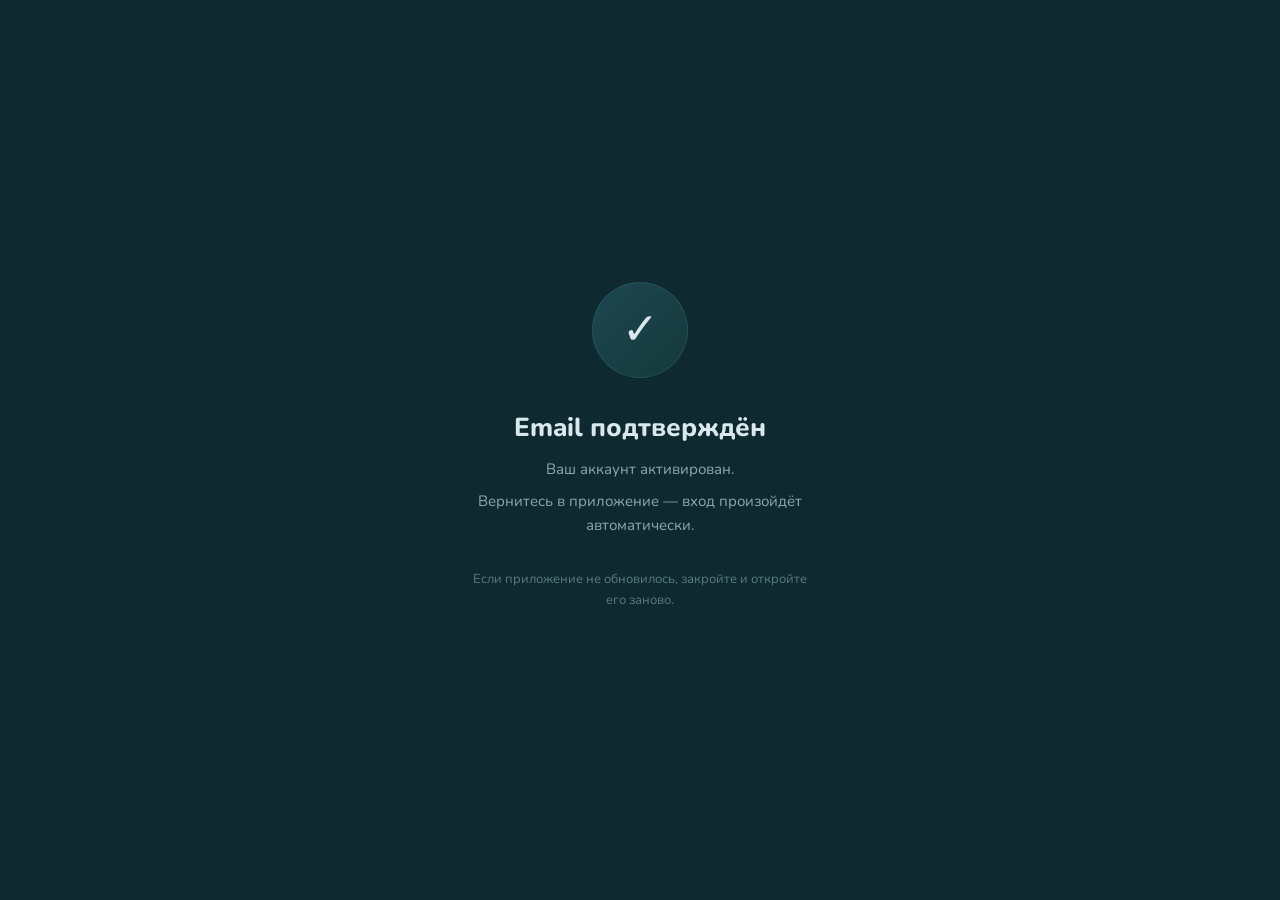
<file: verify-success/index.html>
<!DOCTYPE html>
<html lang="ru">
<head>
  <meta charset="UTF-8">
  <meta name="viewport" content="width=device-width, initial-scale=1.0">
  <title>Email подтверждён — Граунд</title>
  <link rel="preconnect" href="https://fonts.googleapis.com">
  <link rel="preconnect" href="https://fonts.gstatic.com" crossorigin>
  <link href="https://fonts.googleapis.com/css2?family=Nunito:wght@400;600;700;800&display=swap" rel="stylesheet">
  <style>
    * { margin: 0; padding: 0; box-sizing: border-box; }
    body {
      font-family: 'Nunito', sans-serif;
      background: #0E2A30;
      color: #D8E8EB;
      min-height: 100vh;
      display: flex;
      align-items: center;
      justify-content: center;
    }
    .card {
      text-align: center;
      max-width: 420px;
      padding: 48px 32px;
    }
    .icon {
      width: 96px;
      height: 96px;
      margin: 0 auto 32px;
      background: linear-gradient(135deg, rgba(74,158,175,0.25), rgba(77,170,148,0.12));
      border: 1.5px solid rgba(74,158,175,0.2);
      border-radius: 50%;
      display: flex;
      align-items: center;
      justify-content: center;
      font-size: 44px;
    }
    h1 {
      font-size: 26px;
      font-weight: 800;
      margin-bottom: 12px;
    }
    p {
      font-size: 15px;
      color: #8AABAD;
      line-height: 1.6;
      margin-bottom: 8px;
    }
    .hint {
      font-size: 13px;
      color: #5A7A82;
      margin-top: 32px;
    }
  </style>
</head>
<body>
  <div class="card">
    <div class="icon">&#10003;</div>
    <h1>Email подтверждён</h1>
    <p>Ваш аккаунт активирован.</p>
    <p>Вернитесь в приложение — вход произойдёт автоматически.</p>
    <p class="hint">Если приложение не обновилось, закройте и откройте его заново.</p>
  </div>
</body>
</html>
</file>
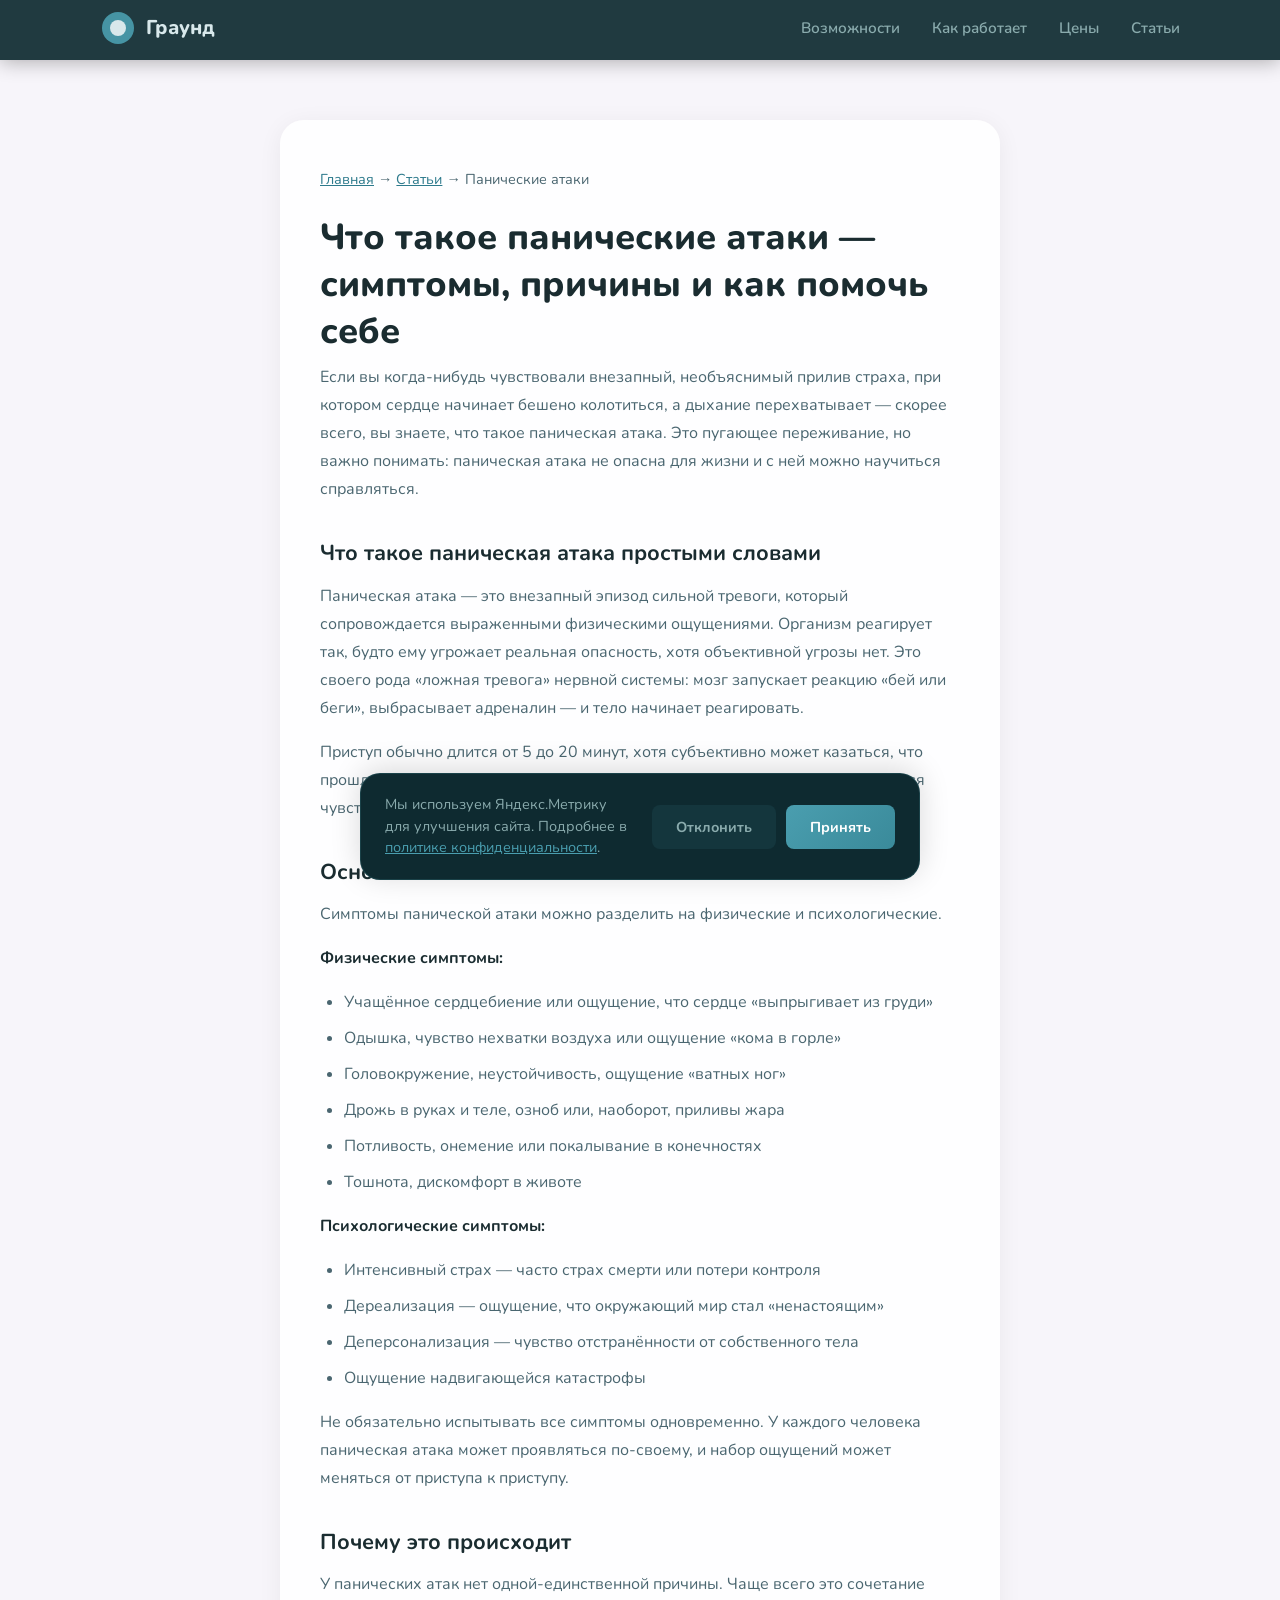
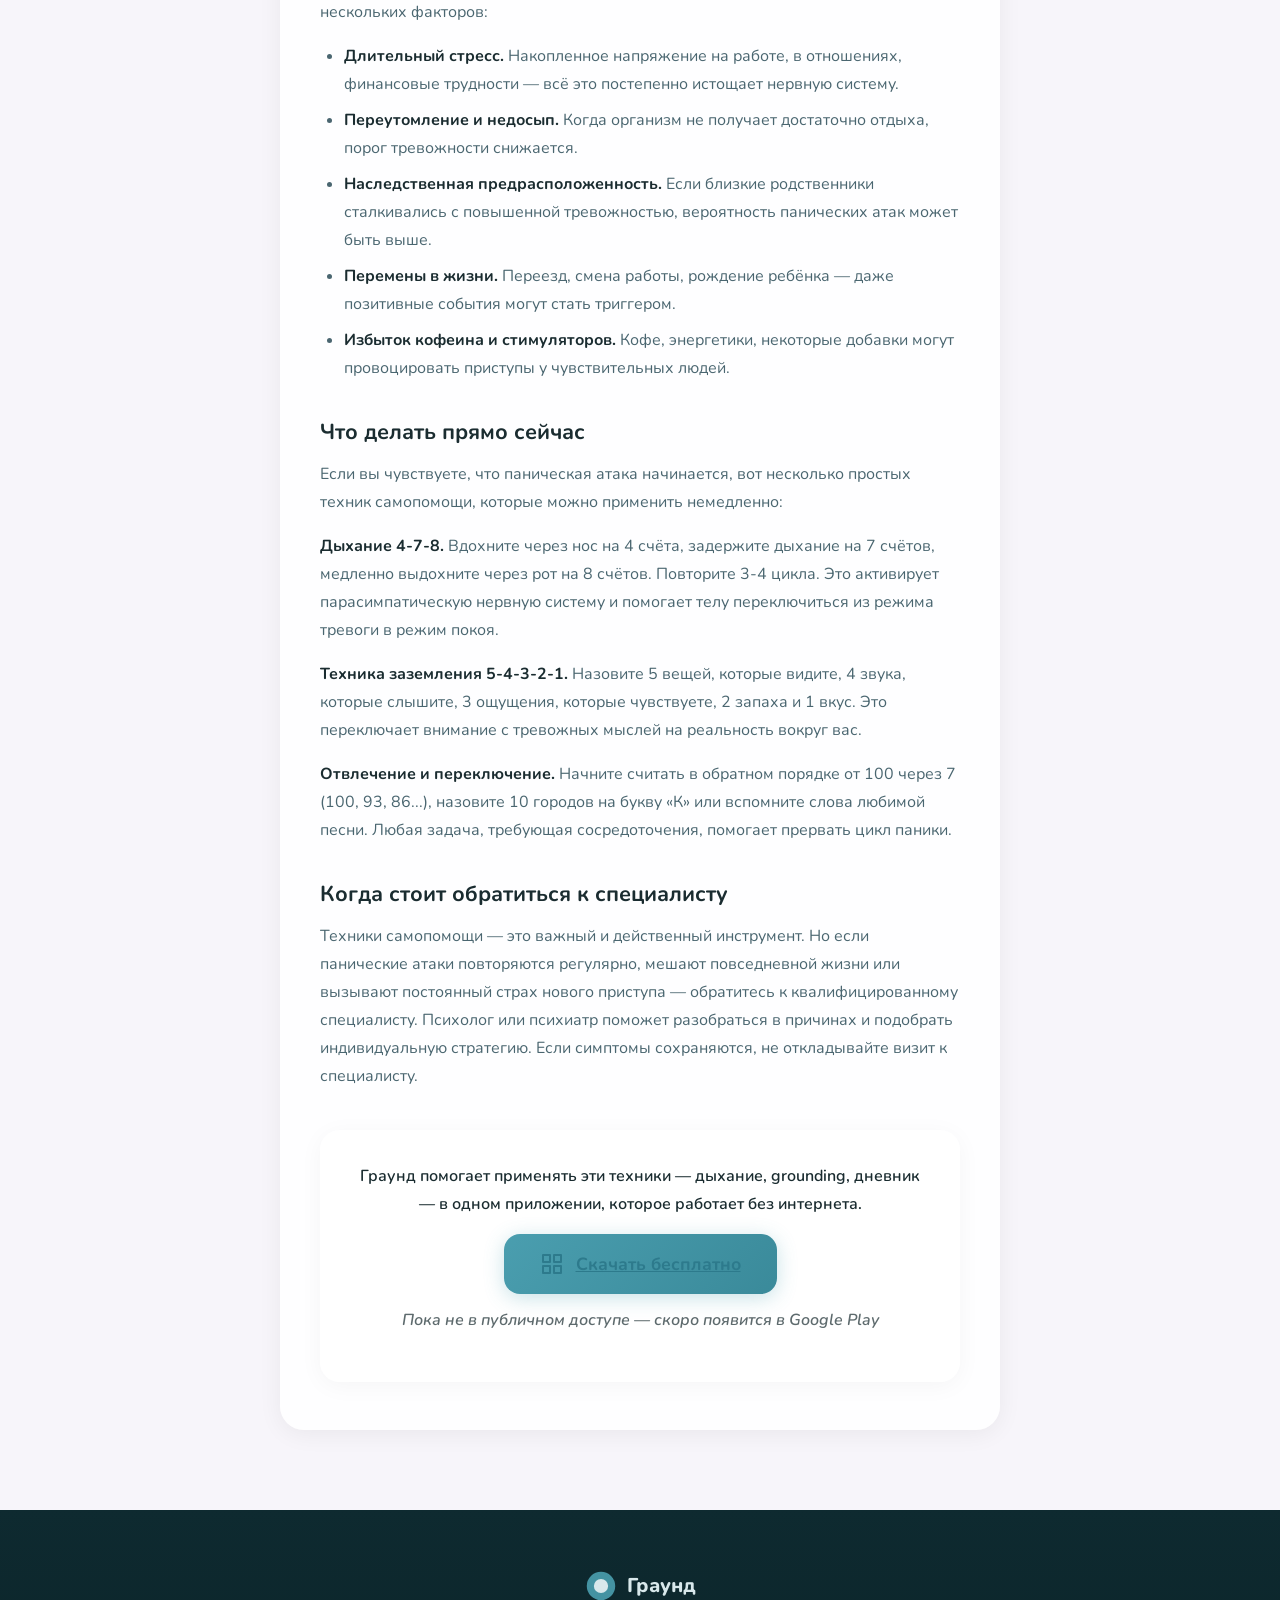
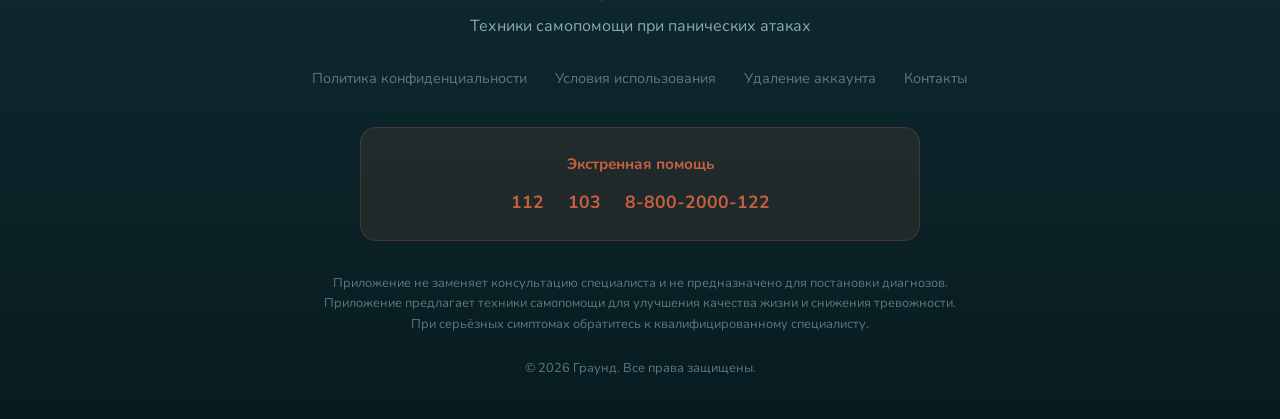
<file: articles/chto-takoe-panicheskie-ataki/index.html>
<!DOCTYPE html>
<html lang="ru">
<head>
  <meta charset="UTF-8">
  <meta name="viewport" content="width=device-width, initial-scale=1.0">
  <title>Что такое панические атаки — симптомы, причины и как помочь себе</title>
  <meta name="description" content="Узнайте, что такое панические атаки, какие у них симптомы и причины. Простые техники самопомощи, которые можно использовать прямо сейчас.">
  <meta name="keywords" content="панические атаки, симптомы панической атаки, причины панических атак, самопомощь при панике, тревожность">

  <!-- Open Graph -->
  <meta property="og:title" content="Что такое панические атаки — симптомы, причины и как помочь себе">
  <meta property="og:description" content="Узнайте, что такое панические атаки, какие у них симптомы и причины. Простые техники самопомощи, которые можно использовать прямо сейчас.">
  <meta property="og:type" content="article">
  <meta property="og:url" content="https://graund.space/articles/chto-takoe-panicheskie-ataki/">
  <meta property="og:locale" content="ru_RU">
  <meta property="og:image" content="https://graund.space/og-image.png">

  <!-- Twitter Card -->
  <meta name="twitter:card" content="summary_large_image">
  <meta name="twitter:title" content="Что такое панические атаки — симптомы, причины и как помочь себе">
  <meta name="twitter:description" content="Узнайте, что такое панические атаки, какие у них симптомы и причины. Простые техники самопомощи.">
  <meta name="twitter:image" content="https://graund.space/og-image.png">

  <!-- Google Fonts -->
  <link rel="preconnect" href="https://fonts.googleapis.com">
  <link rel="preconnect" href="https://fonts.gstatic.com" crossorigin>
  <link href="https://fonts.googleapis.com/css2?family=Nunito:wght@400;600;700;800&display=swap" rel="stylesheet">

  <!-- CSS -->
  <link rel="stylesheet" href="../../css/style.css">
  <link rel="stylesheet" href="../../css/animations.css">

  <!-- JSON-LD Article -->
  <script type="application/ld+json">
  {
    "@context": "https://schema.org",
    "@type": "Article",
    "headline": "Что такое панические атаки — симптомы, причины и как помочь себе",
    "description": "Узнайте, что такое панические атаки, какие у них симптомы и причины. Простые техники самопомощи, которые можно использовать прямо сейчас.",
    "author": {
      "@type": "Organization",
      "name": "Граунд"
    },
    "publisher": {
      "@type": "Organization",
      "name": "Граунд",
      "url": "https://graund.space"
    },
    "mainEntityOfPage": "https://graund.space/articles/chto-takoe-panicheskie-ataki/",
    "datePublished": "2026-03-02",
    "dateModified": "2026-03-02",
    "inLanguage": "ru"
  }
  </script>

  <!-- Inline SVG Favicon -->
  <link rel="canonical" href="https://graund.space/articles/chto-takoe-panicheskie-ataki/">

  <link rel="icon" href="data:image/svg+xml,<svg xmlns='http://www.w3.org/2000/svg' viewBox='0 0 100 100'><circle cx='50' cy='50' r='45' fill='%230E2A30'/><circle cx='50' cy='50' r='28' fill='%234A9EAF' opacity='0.9'/><circle cx='50' cy='50' r='14' fill='%23D8E8EB'/></svg>" type="image/svg+xml">
</head>
<body>

  <!-- HEADER -->
  <header class="header">
    <div class="container">
      <a href="/" class="header__logo">
        <svg class="header__logo-icon" viewBox="0 0 36 36" fill="none" xmlns="http://www.w3.org/2000/svg">
          <circle cx="18" cy="18" r="16" fill="#4A9EAF" opacity="0.9"/>
          <circle cx="18" cy="18" r="8" fill="#D8E8EB"/>
        </svg>
        Граунд
      </a>

      <nav class="header__nav">
        <a href="/#features">Возможности</a>
        <a href="/#how-it-works">Как работает</a>
        <a href="/#pricing">Цены</a>
        <a href="/#articles">Статьи</a>
      </nav>

      <button class="burger" aria-label="Меню">
        <span></span>
        <span></span>
        <span></span>
      </button>
    </div>
  </header>

  <!-- ARTICLE -->
  <main class="article-page section-light">
    <article class="article-content">
      <nav class="article-breadcrumb">
        <a href="/">Главная</a> &rarr; <a href="/#articles">Статьи</a> &rarr; Панические атаки
      </nav>

      <h1>Что такое панические атаки — симптомы, причины и как помочь себе</h1>

      <p>
        Если вы когда-нибудь чувствовали внезапный, необъяснимый прилив страха, при котором сердце начинает
        бешено колотиться, а дыхание перехватывает — скорее всего, вы знаете, что такое паническая атака.
        Это пугающее переживание, но важно понимать: паническая атака не опасна для жизни и с ней можно
        научиться справляться.
      </p>

      <h2>Что такое паническая атака простыми словами</h2>

      <p>
        Паническая атака — это внезапный эпизод сильной тревоги, который сопровождается выраженными
        физическими ощущениями. Организм реагирует так, будто ему угрожает реальная опасность, хотя
        объективной угрозы нет. Это своего рода «ложная тревога» нервной системы: мозг запускает
        реакцию «бей или беги», выбрасывает адреналин — и тело начинает реагировать.
      </p>
      <p>
        Приступ обычно длится от 5 до 20 минут, хотя субъективно может казаться, что прошло гораздо
        больше времени. После окончания приступа может оставаться чувство разбитости и усталости.
      </p>

      <h2>Основные симптомы</h2>

      <p>Симптомы панической атаки можно разделить на физические и психологические.</p>

      <p><strong>Физические симптомы:</strong></p>
      <ul>
        <li>Учащённое сердцебиение или ощущение, что сердце «выпрыгивает из груди»</li>
        <li>Одышка, чувство нехватки воздуха или ощущение «кома в горле»</li>
        <li>Головокружение, неустойчивость, ощущение «ватных ног»</li>
        <li>Дрожь в руках и теле, озноб или, наоборот, приливы жара</li>
        <li>Потливость, онемение или покалывание в конечностях</li>
        <li>Тошнота, дискомфорт в животе</li>
      </ul>

      <p><strong>Психологические симптомы:</strong></p>
      <ul>
        <li>Интенсивный страх — часто страх смерти или потери контроля</li>
        <li>Дереализация — ощущение, что окружающий мир стал «ненастоящим»</li>
        <li>Деперсонализация — чувство отстранённости от собственного тела</li>
        <li>Ощущение надвигающейся катастрофы</li>
      </ul>

      <p>
        Не обязательно испытывать все симптомы одновременно. У каждого человека паническая атака может
        проявляться по-своему, и набор ощущений может меняться от приступа к приступу.
      </p>

      <h2>Почему это происходит</h2>

      <p>
        У панических атак нет одной-единственной причины. Чаще всего это сочетание нескольких факторов:
      </p>
      <ul>
        <li><strong>Длительный стресс.</strong> Накопленное напряжение на работе, в отношениях, финансовые трудности — всё это постепенно истощает нервную систему.</li>
        <li><strong>Переутомление и недосып.</strong> Когда организм не получает достаточно отдыха, порог тревожности снижается.</li>
        <li><strong>Наследственная предрасположенность.</strong> Если близкие родственники сталкивались с повышенной тревожностью, вероятность панических атак может быть выше.</li>
        <li><strong>Перемены в жизни.</strong> Переезд, смена работы, рождение ребёнка — даже позитивные события могут стать триггером.</li>
        <li><strong>Избыток кофеина и стимуляторов.</strong> Кофе, энергетики, некоторые добавки могут провоцировать приступы у чувствительных людей.</li>
      </ul>

      <h2>Что делать прямо сейчас</h2>

      <p>
        Если вы чувствуете, что паническая атака начинается, вот несколько простых техник самопомощи,
        которые можно применить немедленно:
      </p>

      <p><strong>Дыхание 4-7-8.</strong> Вдохните через нос на 4 счёта, задержите дыхание на 7 счётов,
        медленно выдохните через рот на 8 счётов. Повторите 3-4 цикла. Это активирует парасимпатическую
        нервную систему и помогает телу переключиться из режима тревоги в режим покоя.</p>

      <p><strong>Техника заземления 5-4-3-2-1.</strong> Назовите 5 вещей, которые видите, 4 звука, которые
        слышите, 3 ощущения, которые чувствуете, 2 запаха и 1 вкус. Это переключает внимание с тревожных
        мыслей на реальность вокруг вас.</p>

      <p><strong>Отвлечение и переключение.</strong> Начните считать в обратном порядке от 100 через 7
        (100, 93, 86...), назовите 10 городов на букву «К» или вспомните слова любимой песни.
        Любая задача, требующая сосредоточения, помогает прервать цикл паники.</p>

      <h2>Когда стоит обратиться к специалисту</h2>

      <p>
        Техники самопомощи — это важный и действенный инструмент. Но если панические атаки повторяются
        регулярно, мешают повседневной жизни или вызывают постоянный страх нового приступа — обратитесь
        к квалифицированному специалисту. Психолог или психиатр поможет разобраться в причинах и подобрать
        индивидуальную стратегию. Если симптомы сохраняются, не откладывайте визит к специалисту.
      </p>

      <!-- CTA -->
      <div class="article-cta">
        <p>Граунд помогает применять эти техники — дыхание, grounding, дневник — в одном приложении, которое работает без интернета.</p>
        <a href="/#hero" class="cta-button">
          <svg viewBox="0 0 24 24" fill="none" stroke="currentColor" stroke-width="2" stroke-linecap="round" stroke-linejoin="round">
            <rect x="3" y="3" width="7" height="7"/>
            <rect x="14" y="3" width="7" height="7"/>
            <rect x="3" y="14" width="7" height="7"/>
            <rect x="14" y="14" width="7" height="7"/>
          </svg>
          Скачать бесплатно
        </a>
        <p class="cta-note">Пока не в публичном доступе — скоро появится в Google Play</p>
      </div>
    </article>
  </main>

  <!-- FOOTER -->
  <footer class="footer section-dark" id="footer">
    <div class="container">
      <div class="footer__logo">
        <svg viewBox="0 0 36 36" fill="none" xmlns="http://www.w3.org/2000/svg">
          <circle cx="18" cy="18" r="16" fill="#4A9EAF" opacity="0.9"/>
          <circle cx="18" cy="18" r="8" fill="#D8E8EB"/>
        </svg>
        Граунд
      </div>

      <p class="footer__tagline">Техники самопомощи при панических атаках</p>

      <div class="footer__links">
        <a href="/privacy/">Политика конфиденциальности</a>
        <a href="/terms/">Условия использования</a>
        <a href="/delete-account/">Удаление аккаунта</a>
        <a href="mailto:graundsupport@gmail.com">Контакты</a>
      </div>

      <div class="footer__emergency">
        <div class="footer__emergency-title">Экстренная помощь</div>
        <div class="footer__emergency-numbers">
          <a href="tel:112">112</a>
          <a href="tel:103">103</a>
          <a href="tel:88002000122">8-800-2000-122</a>
        </div>
      </div>

      <p class="footer__disclaimer">
        Приложение не заменяет консультацию специалиста и не предназначено для постановки диагнозов.
        Приложение предлагает техники самопомощи для улучшения качества жизни
        и снижения тревожности. При серьёзных симптомах обратитесь к квалифицированному специалисту.
      </p>

      <p class="footer__copyright">&copy; 2026 Граунд. Все права защищены.</p>
    </div>
  </footer>

  <!-- Cookie Consent -->
  <div id="cookie-consent-banner" class="cookie-consent" role="dialog" aria-label="Согласие на cookie">
    <div class="cookie-consent__inner">
      <p class="cookie-consent__text">
        Мы используем Яндекс.Метрику для улучшения сайта.
        Подробнее в <a href="/privacy/#cookies">политике конфиденциальности</a>.
      </p>
      <div class="cookie-consent__buttons">
        <button id="cookie-reject" class="cookie-consent__btn cookie-consent__btn--reject">Отклонить</button>
        <button id="cookie-accept" class="cookie-consent__btn cookie-consent__btn--accept">Принять</button>
      </div>
    </div>
  </div>

  <!-- JavaScript -->
  <script src="../../js/cookie-consent.js"></script>
  <script src="../../js/main.js"></script>
  <noscript><div><img src="https://mc.yandex.ru/watch/107083651" style="position:absolute; left:-9999px;" alt="" /></div></noscript>
</body>
</html>
</file>
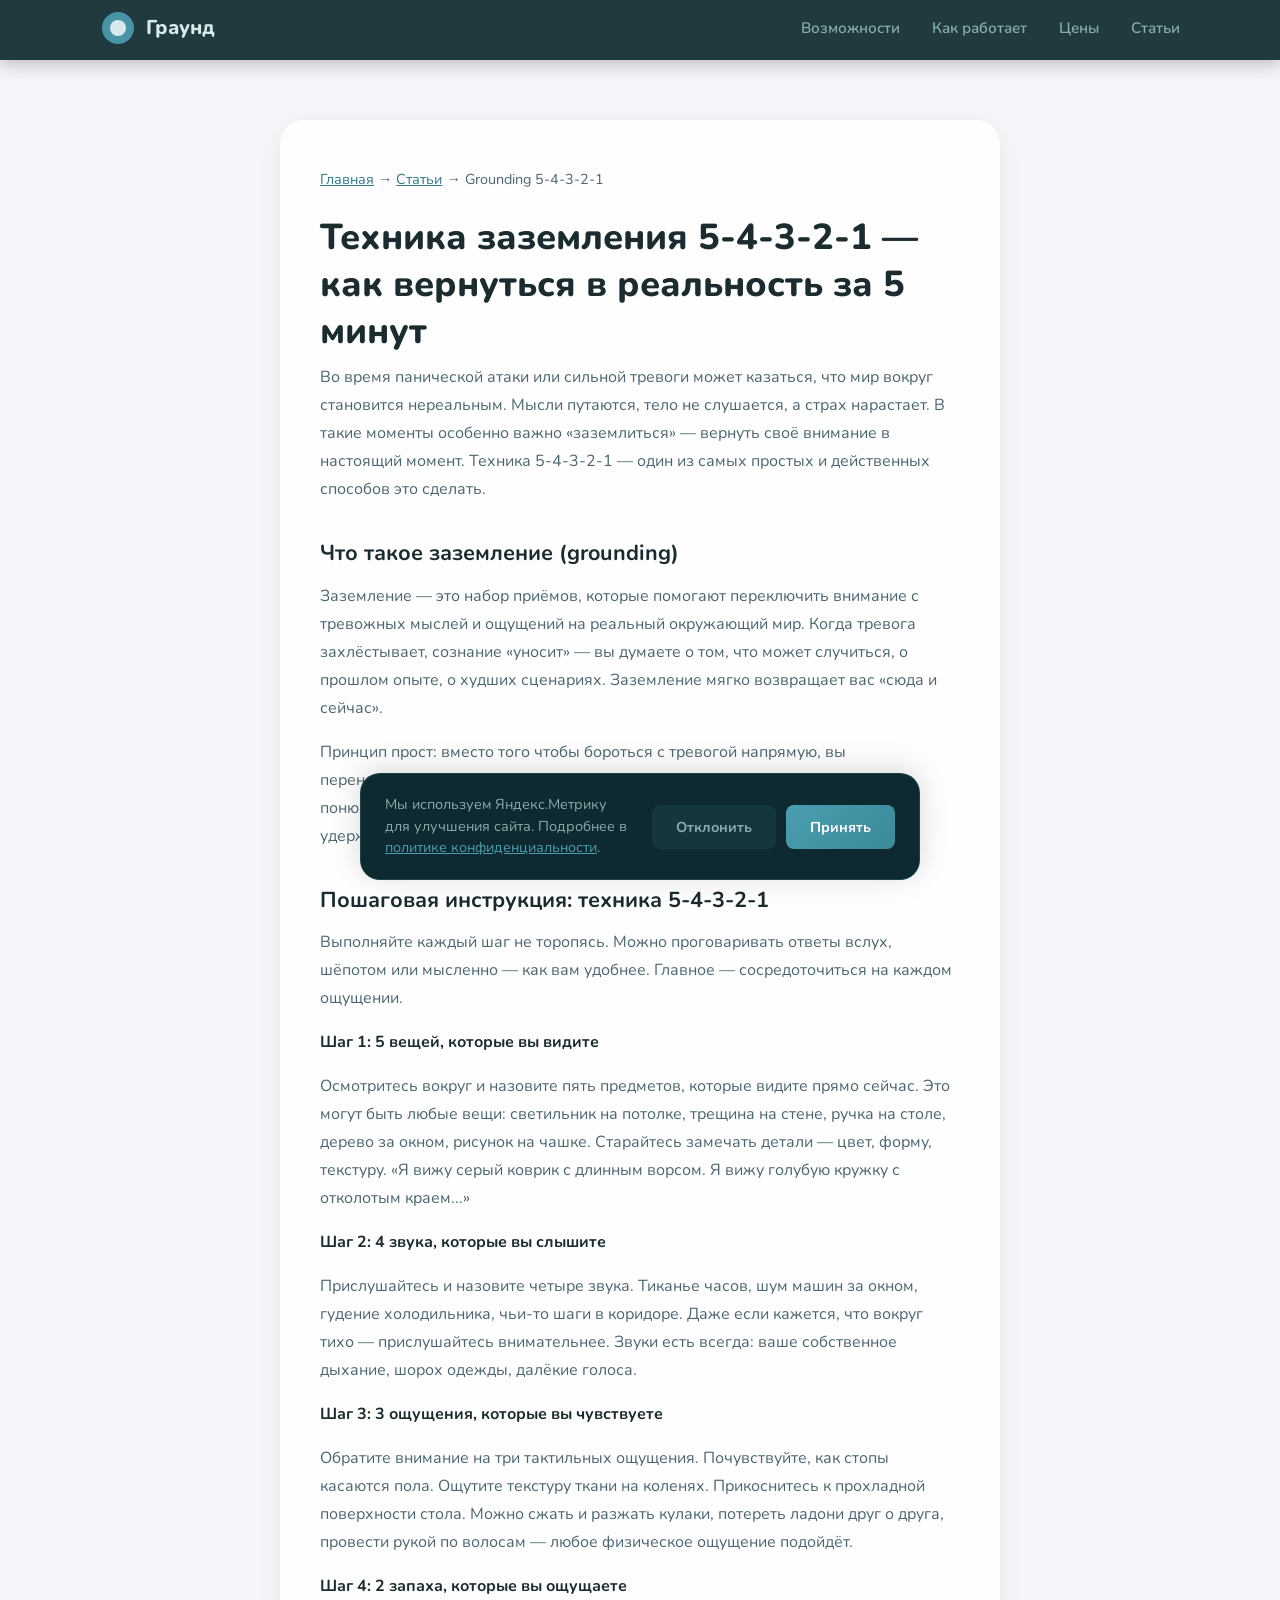
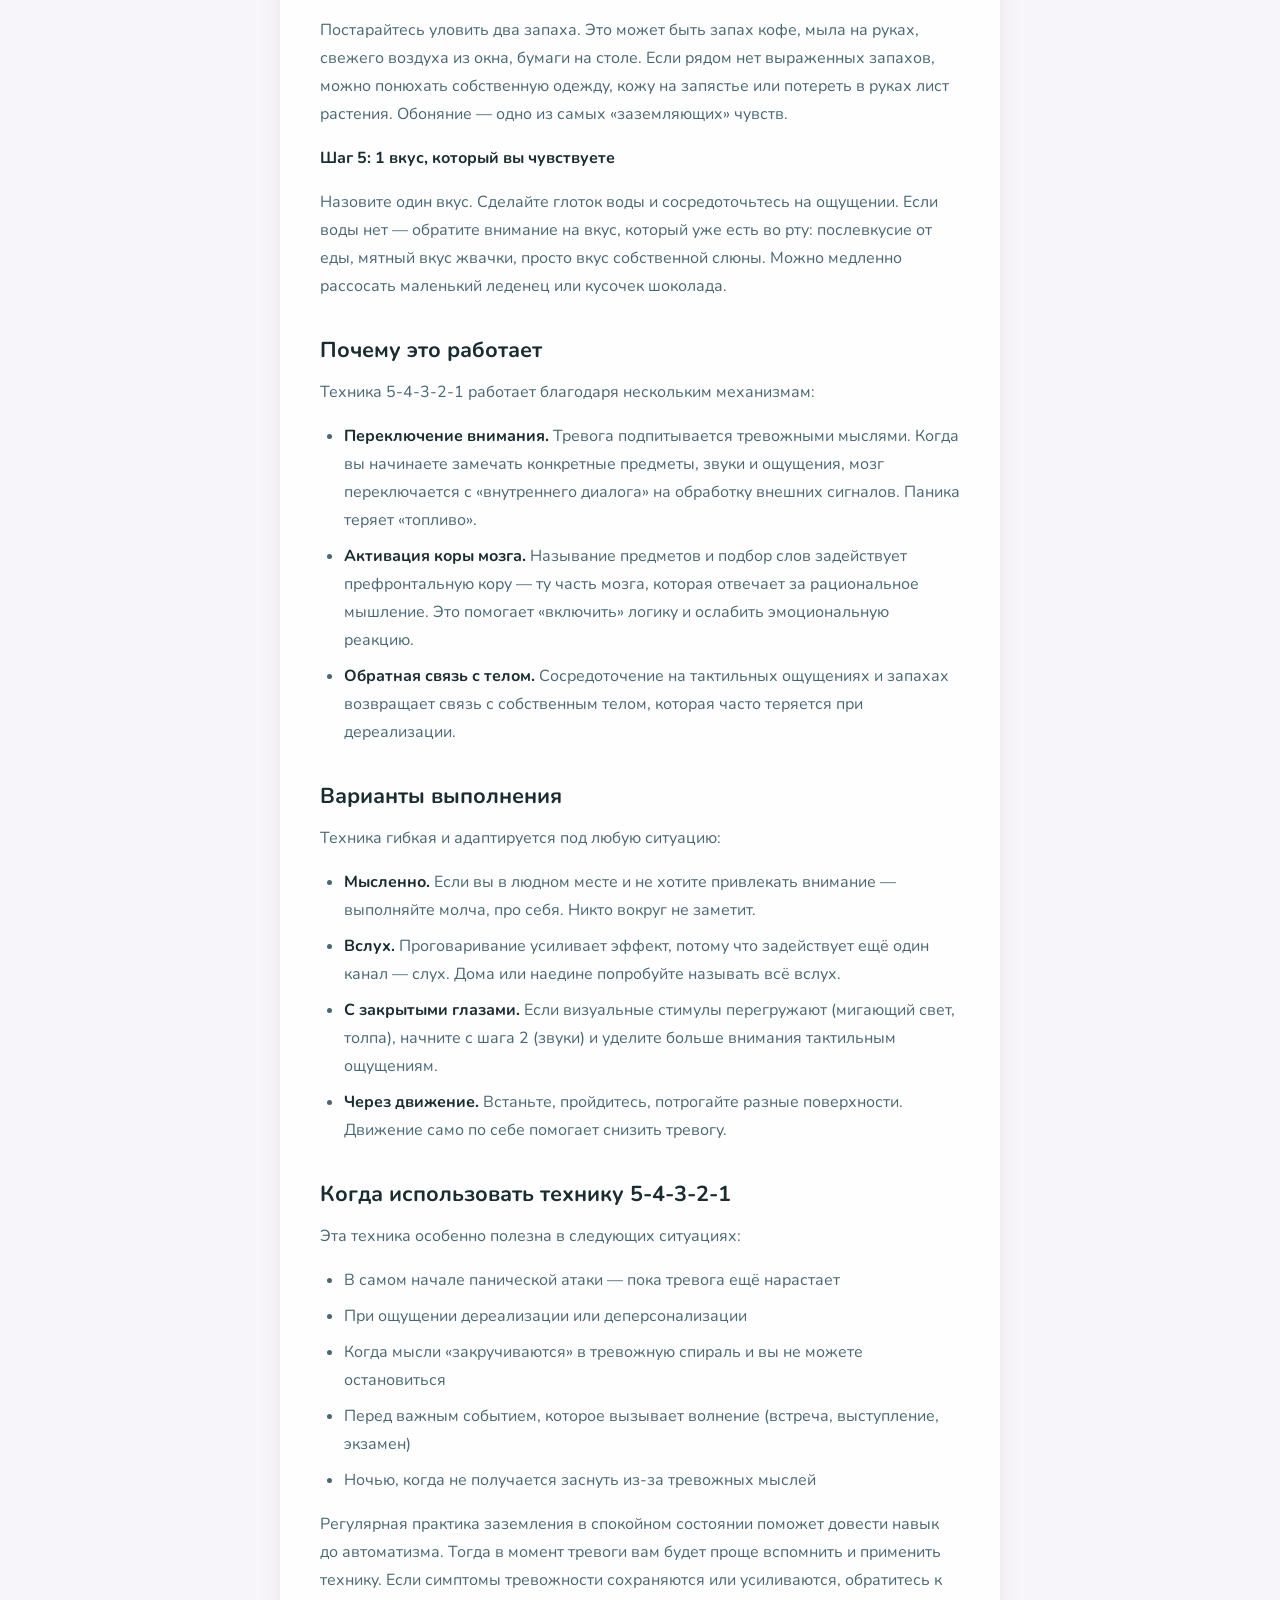
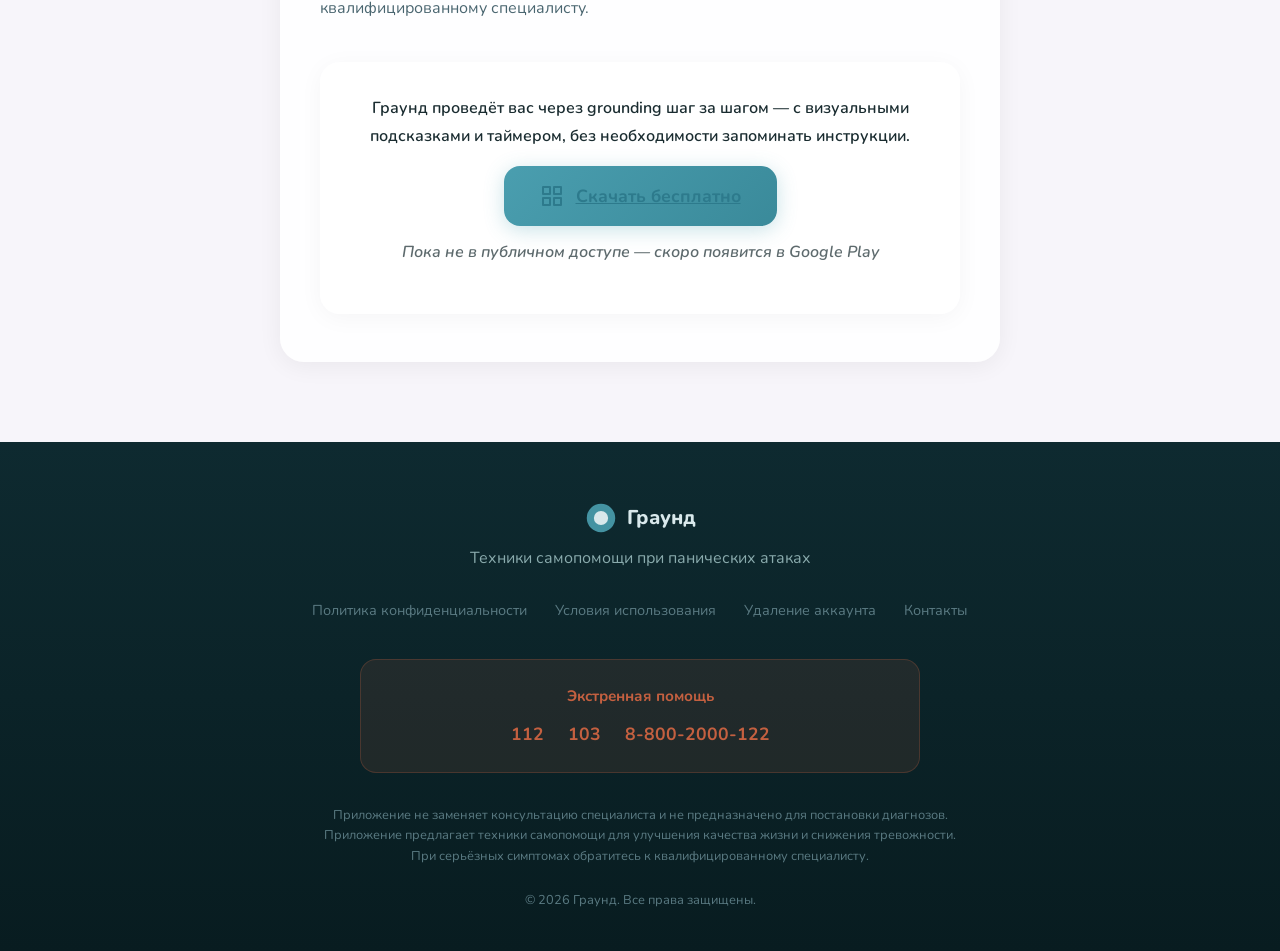
<file: articles/grounding-5-4-3-2-1/index.html>
<!DOCTYPE html>
<html lang="ru">
<head>
  <meta charset="UTF-8">
  <meta name="viewport" content="width=device-width, initial-scale=1.0">
  <title>Техника заземления 5-4-3-2-1 — как вернуться в реальность за 5 минут</title>
  <meta name="description" content="Grounding 5-4-3-2-1 — простая техника для снижения тревожности. Пошаговая инструкция: 5 вещей видите, 4 слышите, 3 ощущаете.">
  <meta name="keywords" content="grounding, заземление, 5-4-3-2-1, техника заземления, тревожность, паническая атака, самопомощь">

  <!-- Open Graph -->
  <meta property="og:title" content="Техника заземления 5-4-3-2-1 — как вернуться в реальность за 5 минут">
  <meta property="og:description" content="Grounding 5-4-3-2-1 — простая техника для снижения тревожности. Пошаговая инструкция: 5 вещей видите, 4 слышите, 3 ощущаете.">
  <meta property="og:type" content="article">
  <meta property="og:url" content="https://graund.space/articles/grounding-5-4-3-2-1/">
  <meta property="og:locale" content="ru_RU">
  <meta property="og:image" content="https://graund.space/og-image.png">

  <!-- Twitter Card -->
  <meta name="twitter:card" content="summary_large_image">
  <meta name="twitter:title" content="Техника заземления 5-4-3-2-1 — как вернуться в реальность за 5 минут">
  <meta name="twitter:description" content="Grounding 5-4-3-2-1 — простая техника для снижения тревожности. Пошаговая инструкция.">
  <meta name="twitter:image" content="https://graund.space/og-image.png">

  <!-- Google Fonts -->
  <link rel="preconnect" href="https://fonts.googleapis.com">
  <link rel="preconnect" href="https://fonts.gstatic.com" crossorigin>
  <link href="https://fonts.googleapis.com/css2?family=Nunito:wght@400;600;700;800&display=swap" rel="stylesheet">

  <!-- CSS -->
  <link rel="stylesheet" href="../../css/style.css">
  <link rel="stylesheet" href="../../css/animations.css">

  <!-- JSON-LD Article -->
  <script type="application/ld+json">
  {
    "@context": "https://schema.org",
    "@type": "Article",
    "headline": "Техника заземления 5-4-3-2-1 — как вернуться в реальность за 5 минут",
    "description": "Grounding 5-4-3-2-1 — простая техника для снижения тревожности. Пошаговая инструкция: 5 вещей видите, 4 слышите, 3 ощущаете.",
    "author": {
      "@type": "Organization",
      "name": "Граунд"
    },
    "publisher": {
      "@type": "Organization",
      "name": "Граунд",
      "url": "https://graund.space"
    },
    "mainEntityOfPage": "https://graund.space/articles/grounding-5-4-3-2-1/",
    "datePublished": "2026-03-02",
    "dateModified": "2026-03-02",
    "inLanguage": "ru"
  }
  </script>

  <!-- Inline SVG Favicon -->
  <link rel="canonical" href="https://graund.space/articles/grounding-5-4-3-2-1/">

  <link rel="icon" href="data:image/svg+xml,<svg xmlns='http://www.w3.org/2000/svg' viewBox='0 0 100 100'><circle cx='50' cy='50' r='45' fill='%230E2A30'/><circle cx='50' cy='50' r='28' fill='%234A9EAF' opacity='0.9'/><circle cx='50' cy='50' r='14' fill='%23D8E8EB'/></svg>" type="image/svg+xml">
</head>
<body>

  <!-- HEADER -->
  <header class="header">
    <div class="container">
      <a href="/" class="header__logo">
        <svg class="header__logo-icon" viewBox="0 0 36 36" fill="none" xmlns="http://www.w3.org/2000/svg">
          <circle cx="18" cy="18" r="16" fill="#4A9EAF" opacity="0.9"/>
          <circle cx="18" cy="18" r="8" fill="#D8E8EB"/>
        </svg>
        Граунд
      </a>

      <nav class="header__nav">
        <a href="/#features">Возможности</a>
        <a href="/#how-it-works">Как работает</a>
        <a href="/#pricing">Цены</a>
        <a href="/#articles">Статьи</a>
      </nav>

      <button class="burger" aria-label="Меню">
        <span></span>
        <span></span>
        <span></span>
      </button>
    </div>
  </header>

  <!-- ARTICLE -->
  <main class="article-page section-light">
    <article class="article-content">
      <nav class="article-breadcrumb">
        <a href="/">Главная</a> &rarr; <a href="/#articles">Статьи</a> &rarr; Grounding 5-4-3-2-1
      </nav>

      <h1>Техника заземления 5-4-3-2-1 — как вернуться в реальность за 5 минут</h1>

      <p>
        Во время панической атаки или сильной тревоги может казаться, что мир вокруг становится
        нереальным. Мысли путаются, тело не слушается, а страх нарастает. В такие моменты особенно
        важно «заземлиться» — вернуть своё внимание в настоящий момент. Техника 5-4-3-2-1 — один
        из самых простых и действенных способов это сделать.
      </p>

      <h2>Что такое заземление (grounding)</h2>

      <p>
        Заземление — это набор приёмов, которые помогают переключить внимание с тревожных мыслей
        и ощущений на реальный окружающий мир. Когда тревога захлёстывает, сознание «уносит» — вы
        думаете о том, что может случиться, о прошлом опыте, о худших сценариях. Заземление мягко
        возвращает вас «сюда и сейчас».
      </p>
      <p>
        Принцип прост: вместо того чтобы бороться с тревогой напрямую, вы перенаправляете внимание
        на то, что можете увидеть, услышать, потрогать, понюхать и попробовать на вкус. Органы чувств
        становятся «якорем», который удерживает вас в настоящем моменте.
      </p>

      <h2>Пошаговая инструкция: техника 5-4-3-2-1</h2>

      <p>
        Выполняйте каждый шаг не торопясь. Можно проговаривать ответы вслух, шёпотом или мысленно —
        как вам удобнее. Главное — сосредоточиться на каждом ощущении.
      </p>

      <p><strong>Шаг 1: 5 вещей, которые вы видите</strong></p>
      <p>
        Осмотритесь вокруг и назовите пять предметов, которые видите прямо сейчас. Это могут быть
        любые вещи: светильник на потолке, трещина на стене, ручка на столе, дерево за окном, рисунок
        на чашке. Старайтесь замечать детали — цвет, форму, текстуру. «Я вижу серый коврик с длинным
        ворсом. Я вижу голубую кружку с отколотым краем...»
      </p>

      <p><strong>Шаг 2: 4 звука, которые вы слышите</strong></p>
      <p>
        Прислушайтесь и назовите четыре звука. Тиканье часов, шум машин за окном, гудение
        холодильника, чьи-то шаги в коридоре. Даже если кажется, что вокруг тихо — прислушайтесь
        внимательнее. Звуки есть всегда: ваше собственное дыхание, шорох одежды, далёкие голоса.
      </p>

      <p><strong>Шаг 3: 3 ощущения, которые вы чувствуете</strong></p>
      <p>
        Обратите внимание на три тактильных ощущения. Почувствуйте, как стопы касаются пола. Ощутите
        текстуру ткани на коленях. Прикоснитесь к прохладной поверхности стола. Можно сжать и разжать
        кулаки, потереть ладони друг о друга, провести рукой по волосам — любое физическое ощущение
        подойдёт.
      </p>

      <p><strong>Шаг 4: 2 запаха, которые вы ощущаете</strong></p>
      <p>
        Постарайтесь уловить два запаха. Это может быть запах кофе, мыла на руках, свежего воздуха
        из окна, бумаги на столе. Если рядом нет выраженных запахов, можно понюхать собственную
        одежду, кожу на запястье или потереть в руках лист растения. Обоняние — одно из самых
        «заземляющих» чувств.
      </p>

      <p><strong>Шаг 5: 1 вкус, который вы чувствуете</strong></p>
      <p>
        Назовите один вкус. Сделайте глоток воды и сосредоточьтесь на ощущении. Если воды нет —
        обратите внимание на вкус, который уже есть во рту: послевкусие от еды, мятный вкус
        жвачки, просто вкус собственной слюны. Можно медленно рассосать маленький леденец или
        кусочек шоколада.
      </p>

      <h2>Почему это работает</h2>

      <p>
        Техника 5-4-3-2-1 работает благодаря нескольким механизмам:
      </p>
      <ul>
        <li><strong>Переключение внимания.</strong> Тревога подпитывается тревожными мыслями. Когда вы начинаете замечать конкретные предметы, звуки и ощущения, мозг переключается с «внутреннего диалога» на обработку внешних сигналов. Паника теряет «топливо».</li>
        <li><strong>Активация коры мозга.</strong> Называние предметов и подбор слов задействует префронтальную кору — ту часть мозга, которая отвечает за рациональное мышление. Это помогает «включить» логику и ослабить эмоциональную реакцию.</li>
        <li><strong>Обратная связь с телом.</strong> Сосредоточение на тактильных ощущениях и запахах возвращает связь с собственным телом, которая часто теряется при дереализации.</li>
      </ul>

      <h2>Варианты выполнения</h2>

      <p>Техника гибкая и адаптируется под любую ситуацию:</p>
      <ul>
        <li><strong>Мысленно.</strong> Если вы в людном месте и не хотите привлекать внимание — выполняйте молча, про себя. Никто вокруг не заметит.</li>
        <li><strong>Вслух.</strong> Проговаривание усиливает эффект, потому что задействует ещё один канал — слух. Дома или наедине попробуйте называть всё вслух.</li>
        <li><strong>С закрытыми глазами.</strong> Если визуальные стимулы перегружают (мигающий свет, толпа), начните с шага 2 (звуки) и уделите больше внимания тактильным ощущениям.</li>
        <li><strong>Через движение.</strong> Встаньте, пройдитесь, потрогайте разные поверхности. Движение само по себе помогает снизить тревогу.</li>
      </ul>

      <h2>Когда использовать технику 5-4-3-2-1</h2>

      <p>
        Эта техника особенно полезна в следующих ситуациях:
      </p>
      <ul>
        <li>В самом начале панической атаки — пока тревога ещё нарастает</li>
        <li>При ощущении дереализации или деперсонализации</li>
        <li>Когда мысли «закручиваются» в тревожную спираль и вы не можете остановиться</li>
        <li>Перед важным событием, которое вызывает волнение (встреча, выступление, экзамен)</li>
        <li>Ночью, когда не получается заснуть из-за тревожных мыслей</li>
      </ul>

      <p>
        Регулярная практика заземления в спокойном состоянии поможет довести навык до автоматизма.
        Тогда в момент тревоги вам будет проще вспомнить и применить технику. Если симптомы
        тревожности сохраняются или усиливаются, обратитесь к квалифицированному специалисту.
      </p>

      <!-- CTA -->
      <div class="article-cta">
        <p>Граунд проведёт вас через grounding шаг за шагом — с визуальными подсказками и таймером, без необходимости запоминать инструкции.</p>
        <a href="/#hero" class="cta-button">
          <svg viewBox="0 0 24 24" fill="none" stroke="currentColor" stroke-width="2" stroke-linecap="round" stroke-linejoin="round">
            <rect x="3" y="3" width="7" height="7"/>
            <rect x="14" y="3" width="7" height="7"/>
            <rect x="3" y="14" width="7" height="7"/>
            <rect x="14" y="14" width="7" height="7"/>
          </svg>
          Скачать бесплатно
        </a>
        <p class="cta-note">Пока не в публичном доступе — скоро появится в Google Play</p>
      </div>
    </article>
  </main>

  <!-- FOOTER -->
  <footer class="footer section-dark" id="footer">
    <div class="container">
      <div class="footer__logo">
        <svg viewBox="0 0 36 36" fill="none" xmlns="http://www.w3.org/2000/svg">
          <circle cx="18" cy="18" r="16" fill="#4A9EAF" opacity="0.9"/>
          <circle cx="18" cy="18" r="8" fill="#D8E8EB"/>
        </svg>
        Граунд
      </div>

      <p class="footer__tagline">Техники самопомощи при панических атаках</p>

      <div class="footer__links">
        <a href="/privacy/">Политика конфиденциальности</a>
        <a href="/terms/">Условия использования</a>
        <a href="/delete-account/">Удаление аккаунта</a>
        <a href="mailto:graundsupport@gmail.com">Контакты</a>
      </div>

      <div class="footer__emergency">
        <div class="footer__emergency-title">Экстренная помощь</div>
        <div class="footer__emergency-numbers">
          <a href="tel:112">112</a>
          <a href="tel:103">103</a>
          <a href="tel:88002000122">8-800-2000-122</a>
        </div>
      </div>

      <p class="footer__disclaimer">
        Приложение не заменяет консультацию специалиста и не предназначено для постановки диагнозов.
        Приложение предлагает техники самопомощи для улучшения качества жизни
        и снижения тревожности. При серьёзных симптомах обратитесь к квалифицированному специалисту.
      </p>

      <p class="footer__copyright">&copy; 2026 Граунд. Все права защищены.</p>
    </div>
  </footer>

  <!-- Cookie Consent -->
  <div id="cookie-consent-banner" class="cookie-consent" role="dialog" aria-label="Согласие на cookie">
    <div class="cookie-consent__inner">
      <p class="cookie-consent__text">
        Мы используем Яндекс.Метрику для улучшения сайта.
        Подробнее в <a href="/privacy/#cookies">политике конфиденциальности</a>.
      </p>
      <div class="cookie-consent__buttons">
        <button id="cookie-reject" class="cookie-consent__btn cookie-consent__btn--reject">Отклонить</button>
        <button id="cookie-accept" class="cookie-consent__btn cookie-consent__btn--accept">Принять</button>
      </div>
    </div>
  </div>

  <!-- JavaScript -->
  <script src="../../js/cookie-consent.js"></script>
  <script src="../../js/main.js"></script>
  <noscript><div><img src="https://mc.yandex.ru/watch/107083651" style="position:absolute; left:-9999px;" alt="" /></div></noscript>
</body>
</html>
</file>
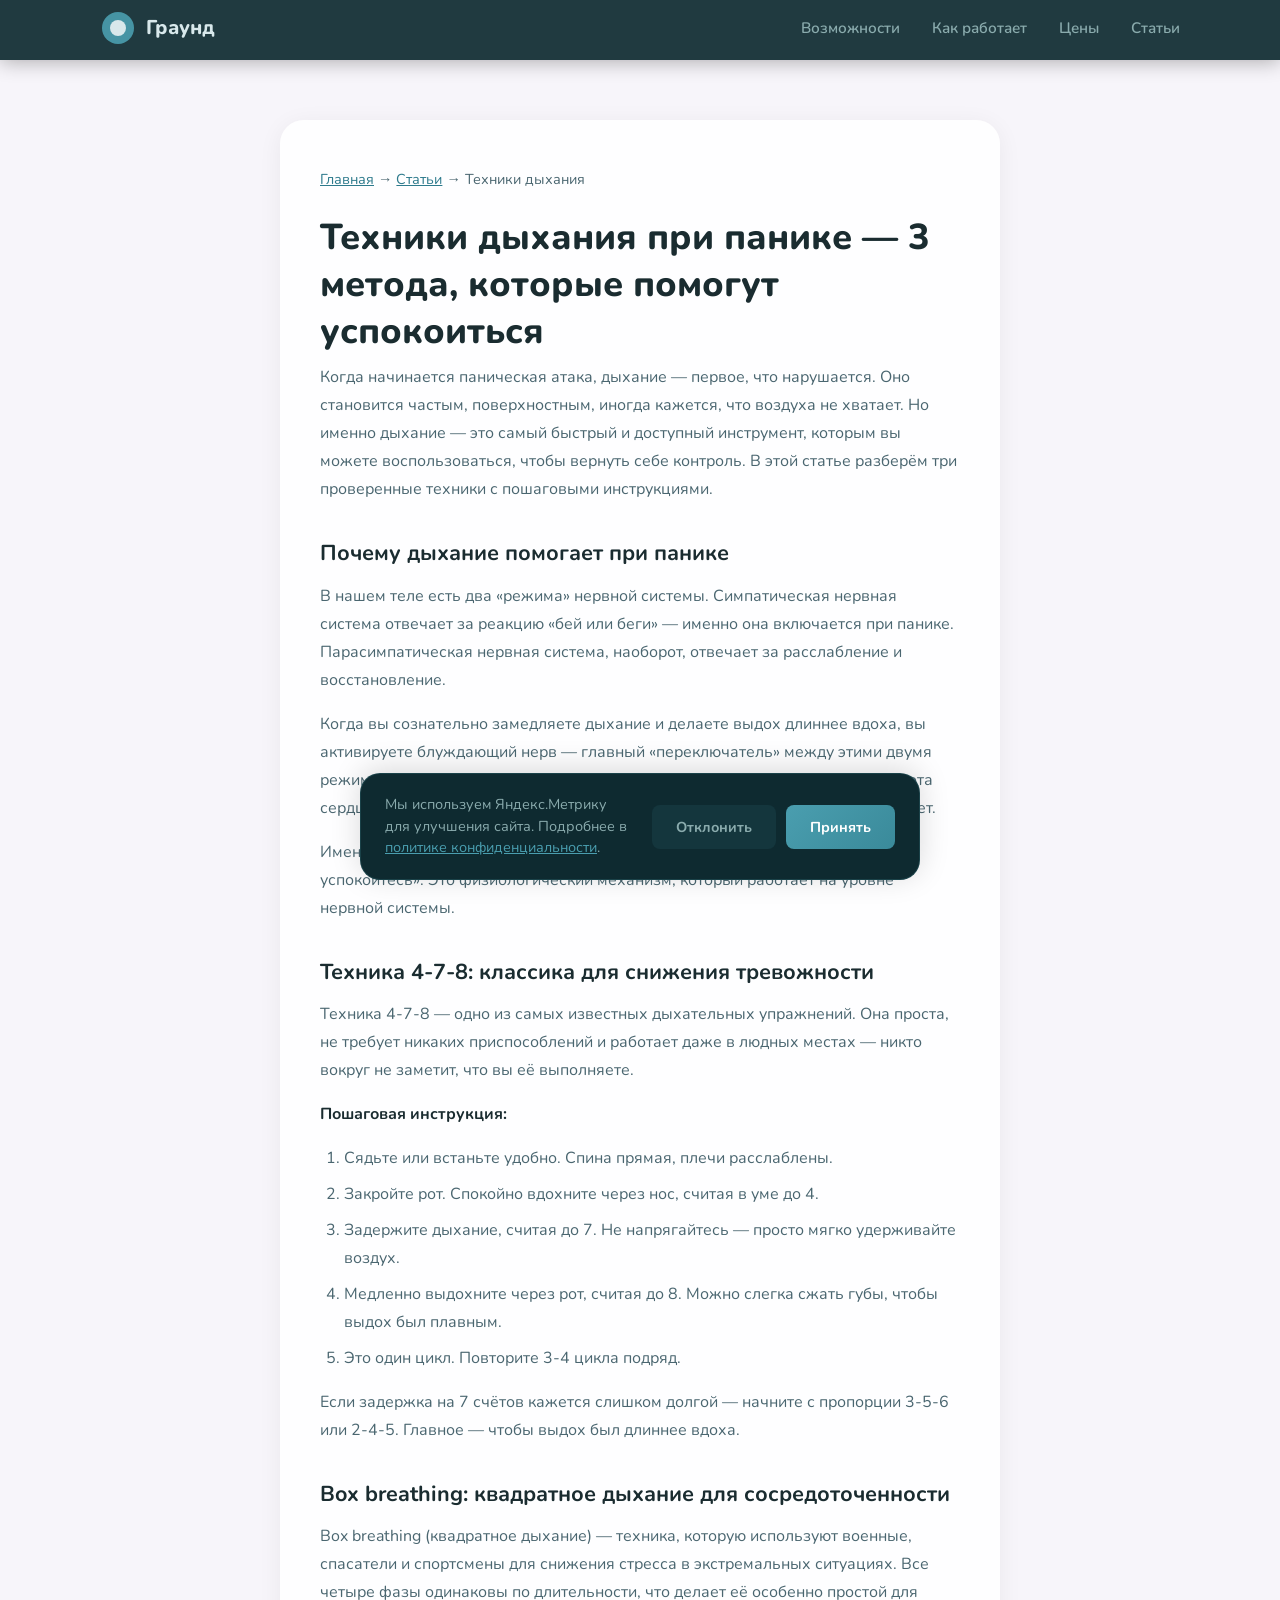
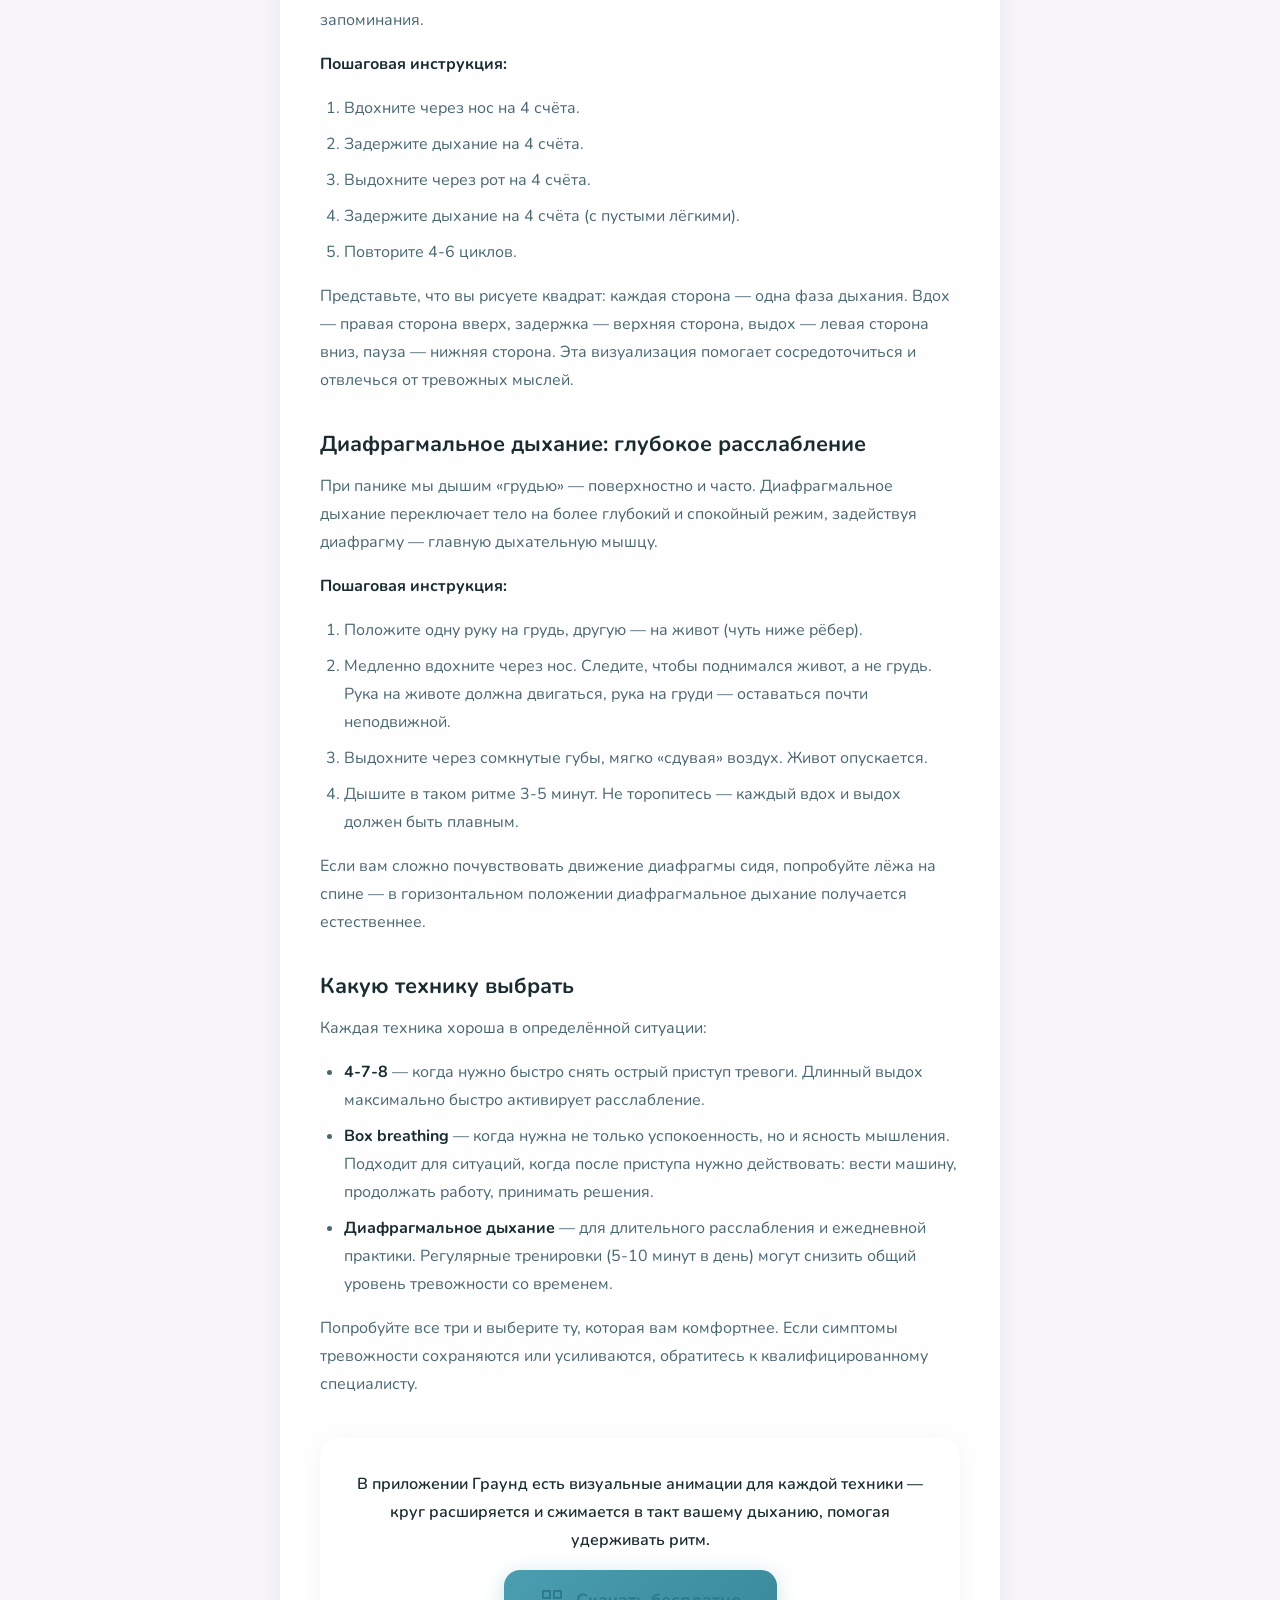
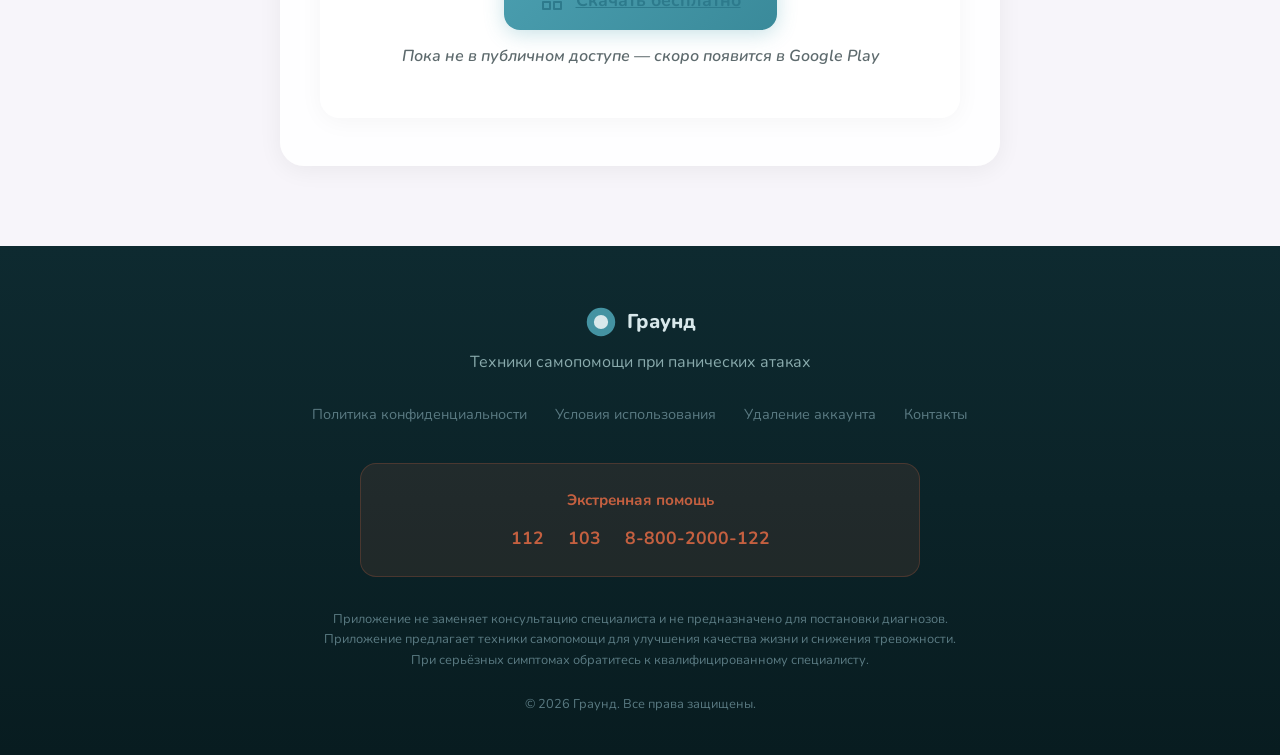
<file: articles/tehniki-dyhania-pri-panike/index.html>
<!DOCTYPE html>
<html lang="ru">
<head>
  <meta charset="UTF-8">
  <meta name="viewport" content="width=device-width, initial-scale=1.0">
  <title>Техники дыхания при панике — 3 метода, которые помогут успокоиться</title>
  <meta name="description" content="Дыхание 4-7-8, box breathing и диафрагмальное дыхание при панической атаке. Пошаговые инструкции для каждой техники.">
  <meta name="keywords" content="дыхание при панике, техника 4-7-8, box breathing, диафрагмальное дыхание, дыхательные упражнения, тревожность">

  <!-- Open Graph -->
  <meta property="og:title" content="Техники дыхания при панике — 3 метода, которые помогут успокоиться">
  <meta property="og:description" content="Дыхание 4-7-8, box breathing и диафрагмальное дыхание при панической атаке. Пошаговые инструкции для каждой техники.">
  <meta property="og:type" content="article">
  <meta property="og:url" content="https://graund.space/articles/tehniki-dyhania-pri-panike/">
  <meta property="og:locale" content="ru_RU">
  <meta property="og:image" content="https://graund.space/og-image.png">

  <!-- Twitter Card -->
  <meta name="twitter:card" content="summary_large_image">
  <meta name="twitter:title" content="Техники дыхания при панике — 3 метода, которые помогут успокоиться">
  <meta name="twitter:description" content="Дыхание 4-7-8, box breathing и диафрагмальное дыхание при панической атаке. Пошаговые инструкции.">
  <meta name="twitter:image" content="https://graund.space/og-image.png">

  <!-- Google Fonts -->
  <link rel="preconnect" href="https://fonts.googleapis.com">
  <link rel="preconnect" href="https://fonts.gstatic.com" crossorigin>
  <link href="https://fonts.googleapis.com/css2?family=Nunito:wght@400;600;700;800&display=swap" rel="stylesheet">

  <!-- CSS -->
  <link rel="stylesheet" href="../../css/style.css">
  <link rel="stylesheet" href="../../css/animations.css">

  <!-- JSON-LD Article -->
  <script type="application/ld+json">
  {
    "@context": "https://schema.org",
    "@type": "Article",
    "headline": "Техники дыхания при панике — 3 метода, которые помогут успокоиться",
    "description": "Дыхание 4-7-8, box breathing и диафрагмальное дыхание при панической атаке. Пошаговые инструкции для каждой техники.",
    "author": {
      "@type": "Organization",
      "name": "Граунд"
    },
    "publisher": {
      "@type": "Organization",
      "name": "Граунд",
      "url": "https://graund.space"
    },
    "mainEntityOfPage": "https://graund.space/articles/tehniki-dyhania-pri-panike/",
    "datePublished": "2026-03-02",
    "dateModified": "2026-03-02",
    "inLanguage": "ru"
  }
  </script>

  <!-- Inline SVG Favicon -->
  <link rel="canonical" href="https://graund.space/articles/tehniki-dyhania-pri-panike/">

  <link rel="icon" href="data:image/svg+xml,<svg xmlns='http://www.w3.org/2000/svg' viewBox='0 0 100 100'><circle cx='50' cy='50' r='45' fill='%230E2A30'/><circle cx='50' cy='50' r='28' fill='%234A9EAF' opacity='0.9'/><circle cx='50' cy='50' r='14' fill='%23D8E8EB'/></svg>" type="image/svg+xml">
</head>
<body>

  <!-- HEADER -->
  <header class="header">
    <div class="container">
      <a href="/" class="header__logo">
        <svg class="header__logo-icon" viewBox="0 0 36 36" fill="none" xmlns="http://www.w3.org/2000/svg">
          <circle cx="18" cy="18" r="16" fill="#4A9EAF" opacity="0.9"/>
          <circle cx="18" cy="18" r="8" fill="#D8E8EB"/>
        </svg>
        Граунд
      </a>

      <nav class="header__nav">
        <a href="/#features">Возможности</a>
        <a href="/#how-it-works">Как работает</a>
        <a href="/#pricing">Цены</a>
        <a href="/#articles">Статьи</a>
      </nav>

      <button class="burger" aria-label="Меню">
        <span></span>
        <span></span>
        <span></span>
      </button>
    </div>
  </header>

  <!-- ARTICLE -->
  <main class="article-page section-light">
    <article class="article-content">
      <nav class="article-breadcrumb">
        <a href="/">Главная</a> &rarr; <a href="/#articles">Статьи</a> &rarr; Техники дыхания
      </nav>

      <h1>Техники дыхания при панике — 3 метода, которые помогут успокоиться</h1>

      <p>
        Когда начинается паническая атака, дыхание — первое, что нарушается. Оно становится частым,
        поверхностным, иногда кажется, что воздуха не хватает. Но именно дыхание — это самый быстрый
        и доступный инструмент, которым вы можете воспользоваться, чтобы вернуть себе контроль.
        В этой статье разберём три проверенные техники с пошаговыми инструкциями.
      </p>

      <h2>Почему дыхание помогает при панике</h2>

      <p>
        В нашем теле есть два «режима» нервной системы. Симпатическая нервная система отвечает за
        реакцию «бей или беги» — именно она включается при панике. Парасимпатическая нервная система,
        наоборот, отвечает за расслабление и восстановление.
      </p>
      <p>
        Когда вы сознательно замедляете дыхание и делаете выдох длиннее вдоха, вы активируете
        блуждающий нерв — главный «переключатель» между этими двумя режимами. Тело получает сигнал:
        «опасности нет, можно расслабиться». Частота сердцебиения снижается, мышцы расслабляются,
        тревога постепенно отступает.
      </p>
      <p>
        Именно поэтому дыхательные упражнения — это не просто «подышите и успокойтесь». Это
        физиологический механизм, который работает на уровне нервной системы.
      </p>

      <h2>Техника 4-7-8: классика для снижения тревожности</h2>

      <p>
        Техника 4-7-8 — одно из самых известных дыхательных упражнений. Она проста, не требует
        никаких приспособлений и работает даже в людных местах — никто вокруг не заметит, что вы
        её выполняете.
      </p>

      <p><strong>Пошаговая инструкция:</strong></p>
      <ol>
        <li>Сядьте или встаньте удобно. Спина прямая, плечи расслаблены.</li>
        <li>Закройте рот. Спокойно вдохните через нос, считая в уме до 4.</li>
        <li>Задержите дыхание, считая до 7. Не напрягайтесь — просто мягко удерживайте воздух.</li>
        <li>Медленно выдохните через рот, считая до 8. Можно слегка сжать губы, чтобы выдох был плавным.</li>
        <li>Это один цикл. Повторите 3-4 цикла подряд.</li>
      </ol>

      <p>
        Если задержка на 7 счётов кажется слишком долгой — начните с пропорции 3-5-6 или 2-4-5.
        Главное — чтобы выдох был длиннее вдоха.
      </p>

      <h2>Box breathing: квадратное дыхание для сосредоточенности</h2>

      <p>
        Box breathing (квадратное дыхание) — техника, которую используют военные, спасатели и
        спортсмены для снижения стресса в экстремальных ситуациях. Все четыре фазы одинаковы по
        длительности, что делает её особенно простой для запоминания.
      </p>

      <p><strong>Пошаговая инструкция:</strong></p>
      <ol>
        <li>Вдохните через нос на 4 счёта.</li>
        <li>Задержите дыхание на 4 счёта.</li>
        <li>Выдохните через рот на 4 счёта.</li>
        <li>Задержите дыхание на 4 счёта (с пустыми лёгкими).</li>
        <li>Повторите 4-6 циклов.</li>
      </ol>

      <p>
        Представьте, что вы рисуете квадрат: каждая сторона — одна фаза дыхания. Вдох — правая
        сторона вверх, задержка — верхняя сторона, выдох — левая сторона вниз, пауза — нижняя
        сторона. Эта визуализация помогает сосредоточиться и отвлечься от тревожных мыслей.
      </p>

      <h2>Диафрагмальное дыхание: глубокое расслабление</h2>

      <p>
        При панике мы дышим «грудью» — поверхностно и часто. Диафрагмальное дыхание переключает
        тело на более глубокий и спокойный режим, задействуя диафрагму — главную дыхательную мышцу.
      </p>

      <p><strong>Пошаговая инструкция:</strong></p>
      <ol>
        <li>Положите одну руку на грудь, другую — на живот (чуть ниже рёбер).</li>
        <li>Медленно вдохните через нос. Следите, чтобы поднимался живот, а не грудь. Рука на животе должна двигаться, рука на груди — оставаться почти неподвижной.</li>
        <li>Выдохните через сомкнутые губы, мягко «сдувая» воздух. Живот опускается.</li>
        <li>Дышите в таком ритме 3-5 минут. Не торопитесь — каждый вдох и выдох должен быть плавным.</li>
      </ol>

      <p>
        Если вам сложно почувствовать движение диафрагмы сидя, попробуйте лёжа на спине — в
        горизонтальном положении диафрагмальное дыхание получается естественнее.
      </p>

      <h2>Какую технику выбрать</h2>

      <p>Каждая техника хороша в определённой ситуации:</p>
      <ul>
        <li><strong>4-7-8</strong> — когда нужно быстро снять острый приступ тревоги. Длинный выдох максимально быстро активирует расслабление.</li>
        <li><strong>Box breathing</strong> — когда нужна не только успокоенность, но и ясность мышления. Подходит для ситуаций, когда после приступа нужно действовать: вести машину, продолжать работу, принимать решения.</li>
        <li><strong>Диафрагмальное дыхание</strong> — для длительного расслабления и ежедневной практики. Регулярные тренировки (5-10 минут в день) могут снизить общий уровень тревожности со временем.</li>
      </ul>

      <p>
        Попробуйте все три и выберите ту, которая вам комфортнее. Если симптомы тревожности сохраняются
        или усиливаются, обратитесь к квалифицированному специалисту.
      </p>

      <!-- CTA -->
      <div class="article-cta">
        <p>В приложении Граунд есть визуальные анимации для каждой техники — круг расширяется и сжимается в такт вашему дыханию, помогая удерживать ритм.</p>
        <a href="/#hero" class="cta-button">
          <svg viewBox="0 0 24 24" fill="none" stroke="currentColor" stroke-width="2" stroke-linecap="round" stroke-linejoin="round">
            <rect x="3" y="3" width="7" height="7"/>
            <rect x="14" y="3" width="7" height="7"/>
            <rect x="3" y="14" width="7" height="7"/>
            <rect x="14" y="14" width="7" height="7"/>
          </svg>
          Скачать бесплатно
        </a>
        <p class="cta-note">Пока не в публичном доступе — скоро появится в Google Play</p>
      </div>
    </article>
  </main>

  <!-- FOOTER -->
  <footer class="footer section-dark" id="footer">
    <div class="container">
      <div class="footer__logo">
        <svg viewBox="0 0 36 36" fill="none" xmlns="http://www.w3.org/2000/svg">
          <circle cx="18" cy="18" r="16" fill="#4A9EAF" opacity="0.9"/>
          <circle cx="18" cy="18" r="8" fill="#D8E8EB"/>
        </svg>
        Граунд
      </div>

      <p class="footer__tagline">Техники самопомощи при панических атаках</p>

      <div class="footer__links">
        <a href="/privacy/">Политика конфиденциальности</a>
        <a href="/terms/">Условия использования</a>
        <a href="/delete-account/">Удаление аккаунта</a>
        <a href="mailto:graundsupport@gmail.com">Контакты</a>
      </div>

      <div class="footer__emergency">
        <div class="footer__emergency-title">Экстренная помощь</div>
        <div class="footer__emergency-numbers">
          <a href="tel:112">112</a>
          <a href="tel:103">103</a>
          <a href="tel:88002000122">8-800-2000-122</a>
        </div>
      </div>

      <p class="footer__disclaimer">
        Приложение не заменяет консультацию специалиста и не предназначено для постановки диагнозов.
        Приложение предлагает техники самопомощи для улучшения качества жизни
        и снижения тревожности. При серьёзных симптомах обратитесь к квалифицированному специалисту.
      </p>

      <p class="footer__copyright">&copy; 2026 Граунд. Все права защищены.</p>
    </div>
  </footer>

  <!-- Cookie Consent -->
  <div id="cookie-consent-banner" class="cookie-consent" role="dialog" aria-label="Согласие на cookie">
    <div class="cookie-consent__inner">
      <p class="cookie-consent__text">
        Мы используем Яндекс.Метрику для улучшения сайта.
        Подробнее в <a href="/privacy/#cookies">политике конфиденциальности</a>.
      </p>
      <div class="cookie-consent__buttons">
        <button id="cookie-reject" class="cookie-consent__btn cookie-consent__btn--reject">Отклонить</button>
        <button id="cookie-accept" class="cookie-consent__btn cookie-consent__btn--accept">Принять</button>
      </div>
    </div>
  </div>

  <!-- JavaScript -->
  <script src="../../js/cookie-consent.js"></script>
  <script src="../../js/main.js"></script>
  <noscript><div><img src="https://mc.yandex.ru/watch/107083651" style="position:absolute; left:-9999px;" alt="" /></div></noscript>
</body>
</html>
</file>
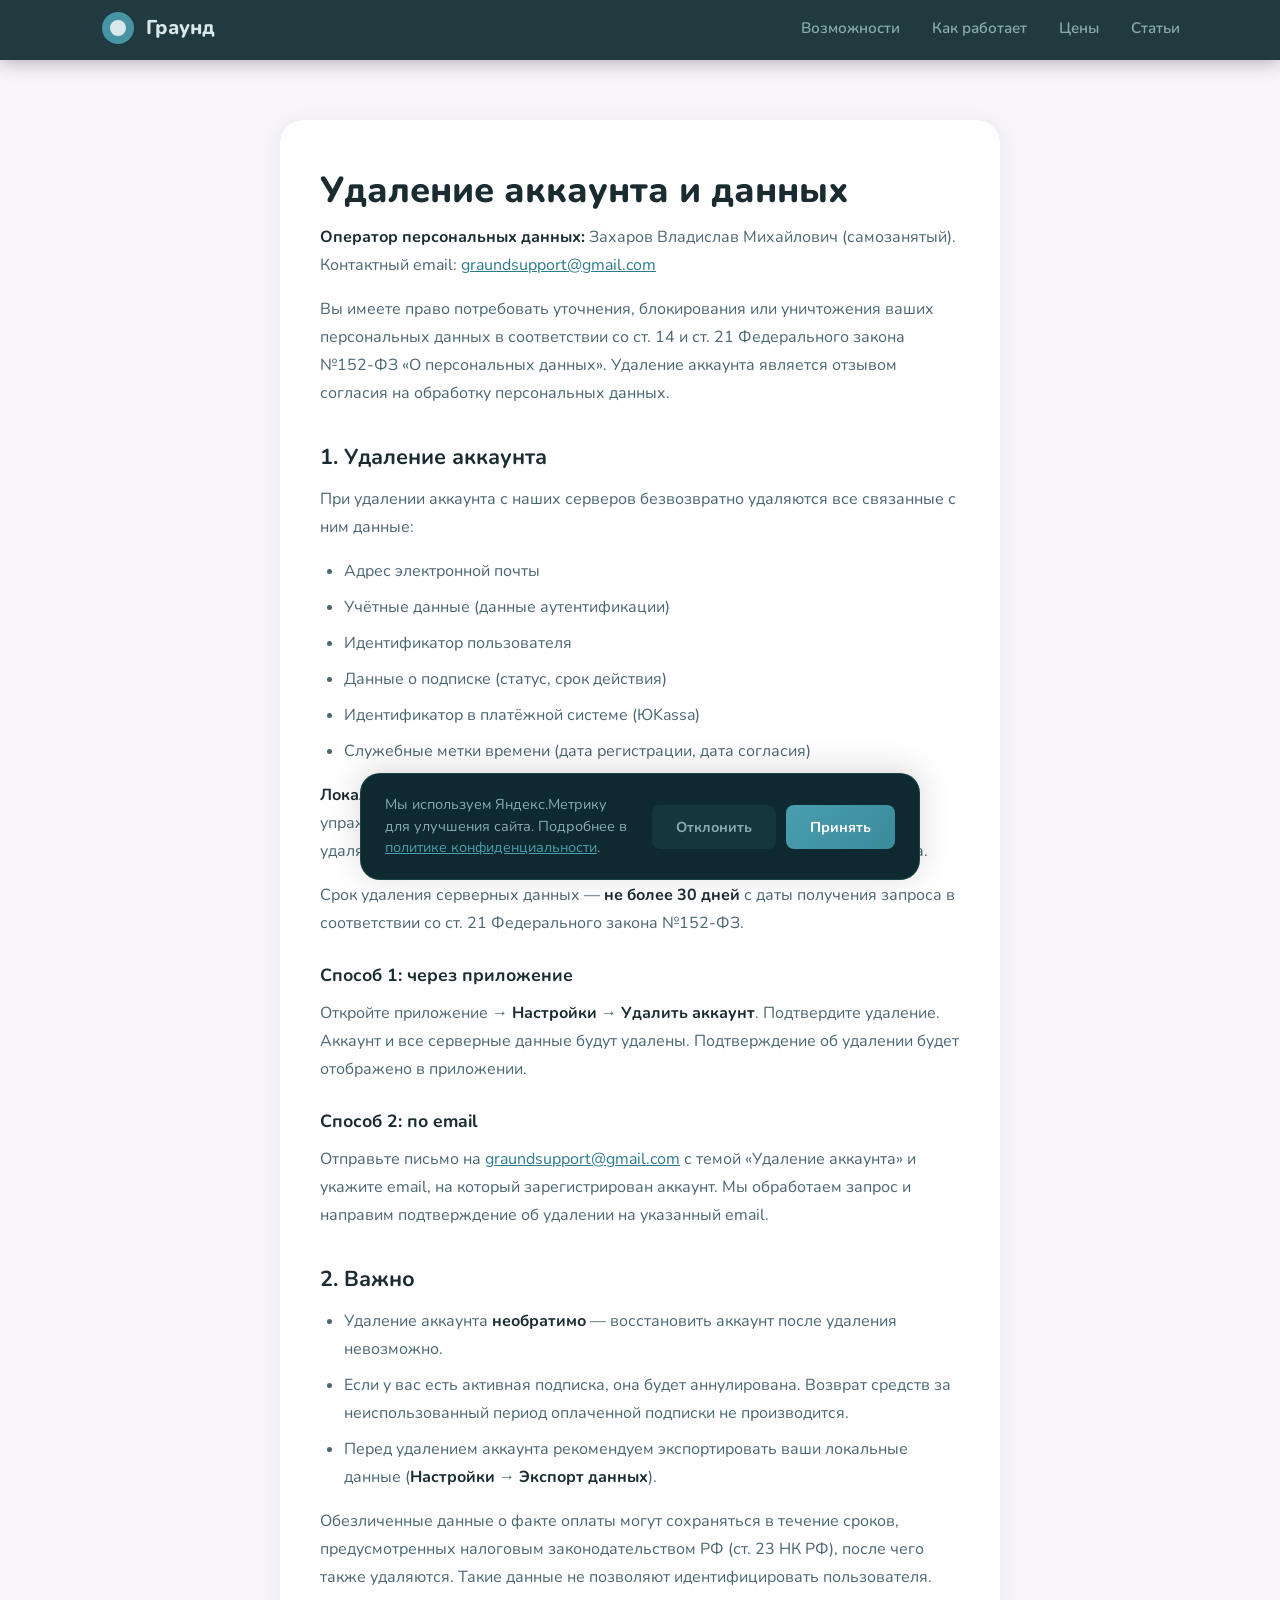
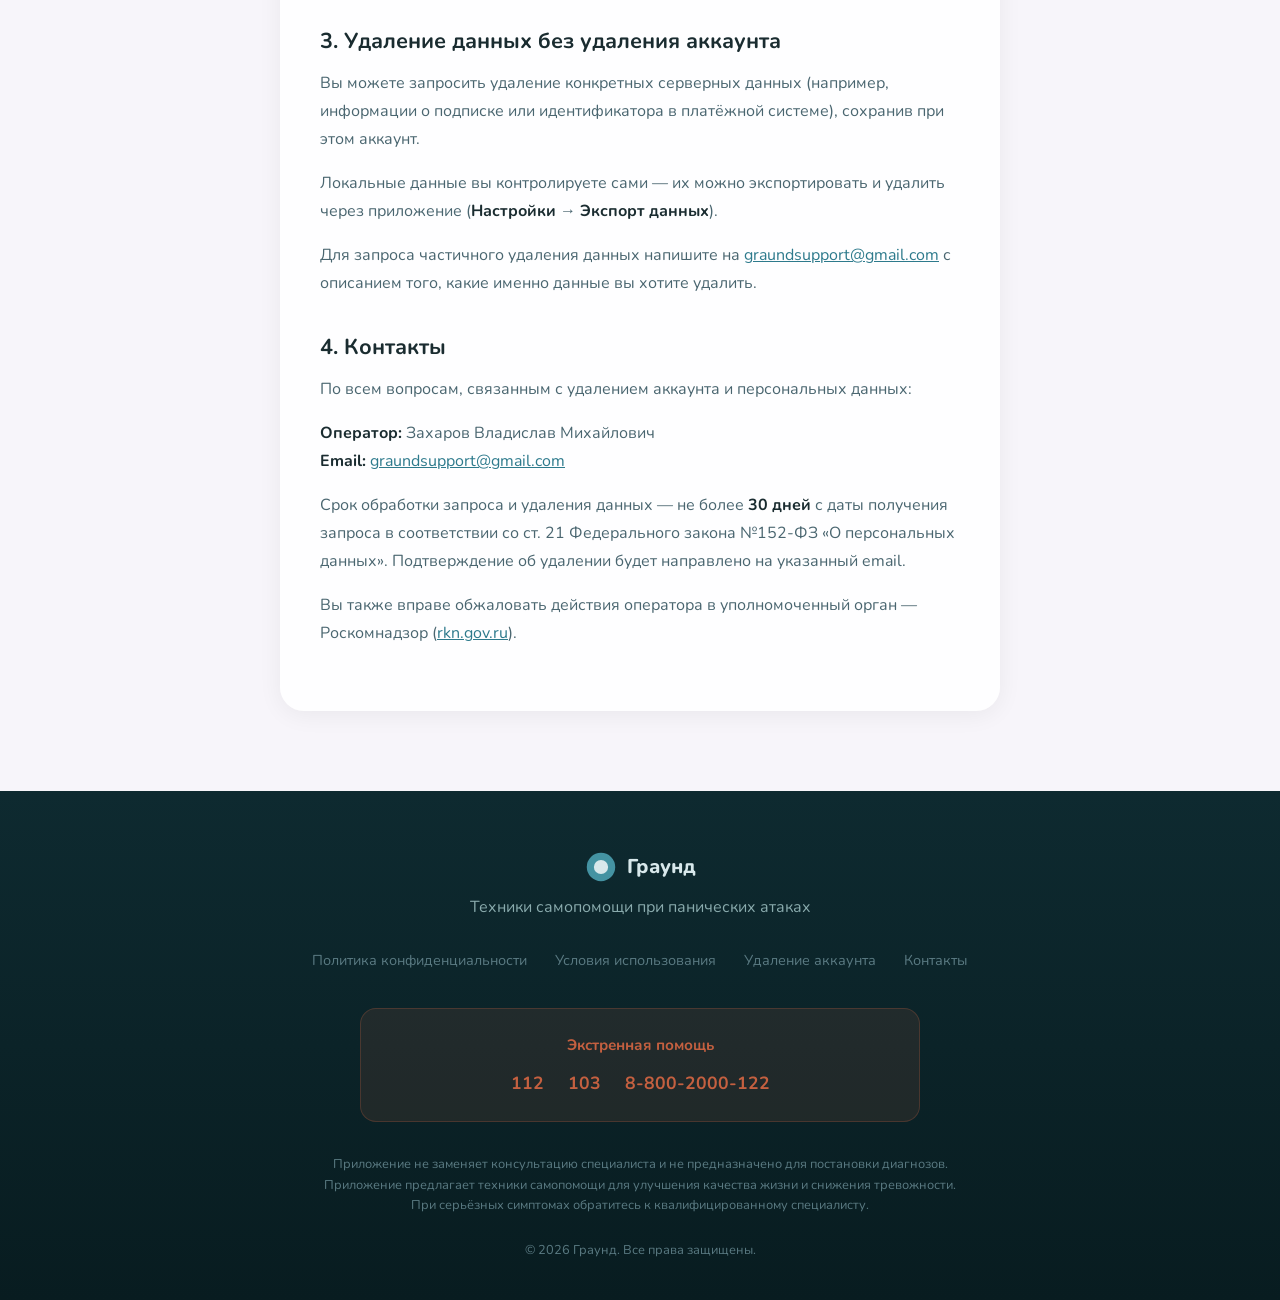
<file: delete-account.html>
<!DOCTYPE html>
<html lang="ru">
<head>
  <meta charset="UTF-8">
  <meta name="viewport" content="width=device-width, initial-scale=1.0">
  <title>Удаление аккаунта и данных — Граунд</title>
  <meta name="description" content="Как удалить аккаунт и данные в приложении Граунд. Инструкция по удалению персональных данных.">

  <!-- Open Graph -->
  <meta property="og:title" content="Удаление аккаунта и данных — Граунд">
  <meta property="og:description" content="Как удалить аккаунт и данные в приложении Граунд. Инструкция по удалению персональных данных.">
  <meta property="og:type" content="website">
  <meta property="og:url" content="https://graund.space/delete-account.html">
  <meta property="og:locale" content="ru_RU">
  <meta property="og:image" content="https://graund.space/og-image.png">

  <!-- Google Fonts -->
  <link rel="preconnect" href="https://fonts.googleapis.com">
  <link rel="preconnect" href="https://fonts.gstatic.com" crossorigin>
  <link href="https://fonts.googleapis.com/css2?family=Nunito:wght@400;600;700;800&display=swap" rel="stylesheet">

  <!-- CSS -->
  <link rel="stylesheet" href="css/style.css">
  <link rel="stylesheet" href="css/animations.css">

  <link rel="canonical" href="https://graund.space/delete-account.html">

  <!-- Inline SVG Favicon -->
  <link rel="icon" href="data:image/svg+xml,<svg xmlns='http://www.w3.org/2000/svg' viewBox='0 0 100 100'><circle cx='50' cy='50' r='45' fill='%230E2A30'/><circle cx='50' cy='50' r='28' fill='%234A9EAF' opacity='0.9'/><circle cx='50' cy='50' r='14' fill='%23D8E8EB'/></svg>" type="image/svg+xml">
</head>
<body>

  <!-- ========================================
       HEADER
       ======================================== -->
  <header class="header scrolled">
    <div class="container">
      <a href="/" class="header__logo">
        <svg class="header__logo-icon" viewBox="0 0 36 36" fill="none" xmlns="http://www.w3.org/2000/svg">
          <circle cx="18" cy="18" r="16" fill="#4A9EAF" opacity="0.9"/>
          <circle cx="18" cy="18" r="8" fill="#D8E8EB"/>
        </svg>
        Граунд
      </a>

      <nav class="header__nav">
        <a href="/#features">Возможности</a>
        <a href="/#how-it-works">Как работает</a>
        <a href="/#pricing">Цены</a>
        <a href="/#articles">Статьи</a>
      </nav>

      <button class="burger" aria-label="Меню">
        <span></span>
        <span></span>
        <span></span>
      </button>
    </div>
  </header>

  <!-- ========================================
       CONTENT
       ======================================== -->
  <main class="article-page">
    <div class="article-content">
      <h1>Удаление аккаунта и данных</h1>

      <p>
        <strong>Оператор персональных данных:</strong> Захаров Владислав Михайлович (самозанятый).<br>
        Контактный email: <a href="mailto:graundsupport@gmail.com">graundsupport@gmail.com</a>
      </p>

      <p>
        Вы имеете право потребовать уточнения, блокирования или уничтожения ваших персональных данных
        в соответствии со ст.&nbsp;14 и ст.&nbsp;21 Федерального закона №152-ФЗ «О персональных данных».
        Удаление аккаунта является отзывом согласия на обработку персональных данных.
      </p>

      <!-- ── Блок 1: Удаление аккаунта ── -->
      <h2>1. Удаление аккаунта</h2>
      <p>
        При удалении аккаунта с наших серверов безвозвратно удаляются все связанные с ним данные:
      </p>
      <ul>
        <li>Адрес электронной почты</li>
        <li>Учётные данные (данные аутентификации)</li>
        <li>Идентификатор пользователя</li>
        <li>Данные о подписке (статус, срок действия)</li>
        <li>Идентификатор в платёжной системе (ЮKassa)</li>
        <li>Служебные метки времени (дата регистрации, дата согласия)</li>
      </ul>

      <p>
        <strong>Локальные данные</strong> (дневник панических атак, отметки настроения, история упражнений, прогресс КПТ-курса)
        хранятся только на вашем устройстве и не удаляются автоматически. Чтобы удалить их, удалите приложение с устройства.
      </p>

      <p>Срок удаления серверных данных — <strong>не более 30 дней</strong> с даты получения запроса в соответствии
        со ст.&nbsp;21 Федерального закона №152-ФЗ.</p>

      <h3>Способ 1: через приложение</h3>
      <p>
        Откройте приложение &rarr; <strong>Настройки</strong> &rarr; <strong>Удалить аккаунт</strong>.
        Подтвердите удаление. Аккаунт и все серверные данные будут удалены.
        Подтверждение об удалении будет отображено в приложении.
      </p>

      <h3>Способ 2: по email</h3>
      <p>
        Отправьте письмо на <a href="mailto:graundsupport@gmail.com">graundsupport@gmail.com</a> с темой
        «Удаление аккаунта» и укажите email, на который зарегистрирован аккаунт. Мы обработаем запрос
        и направим подтверждение об удалении на указанный email.
      </p>

      <!-- ── Блок: Важно ── -->
      <h2>2. Важно</h2>
      <ul>
        <li>Удаление аккаунта <strong>необратимо</strong> — восстановить аккаунт после удаления невозможно.</li>
        <li>Если у вас есть активная подписка, она будет аннулирована. Возврат средств за неиспользованный период оплаченной подписки не производится.</li>
        <li>Перед удалением аккаунта рекомендуем экспортировать ваши локальные данные (<strong>Настройки</strong> &rarr; <strong>Экспорт данных</strong>).</li>
      </ul>
      <p>
        Обезличенные данные о факте оплаты могут сохраняться в течение сроков, предусмотренных налоговым
        законодательством РФ (ст.&nbsp;23 НК РФ), после чего также удаляются. Такие данные не позволяют
        идентифицировать пользователя.
      </p>

      <!-- ── Блок 3: Удаление данных без удаления аккаунта ── -->
      <h2>3. Удаление данных без удаления аккаунта</h2>
      <p>
        Вы можете запросить удаление конкретных серверных данных (например, информации о подписке или идентификатора
        в платёжной системе), сохранив при этом аккаунт.
      </p>
      <p>
        Локальные данные вы контролируете сами — их можно экспортировать и удалить через приложение
        (<strong>Настройки</strong> &rarr; <strong>Экспорт данных</strong>).
      </p>
      <p>
        Для запроса частичного удаления данных напишите на
        <a href="mailto:graundsupport@gmail.com">graundsupport@gmail.com</a> с описанием того, какие именно данные
        вы хотите удалить.
      </p>

      <!-- ── Блок 4: Контакты ── -->
      <h2>4. Контакты</h2>
      <p>
        По всем вопросам, связанным с удалением аккаунта и персональных данных:
      </p>
      <p>
        <strong>Оператор:</strong> Захаров Владислав Михайлович<br>
        <strong>Email:</strong> <a href="mailto:graundsupport@gmail.com">graundsupport@gmail.com</a>
      </p>
      <p>
        Срок обработки запроса и удаления данных — не более <strong>30 дней</strong> с даты получения запроса
        в соответствии со ст.&nbsp;21 Федерального закона №152-ФЗ «О персональных данных».
        Подтверждение об удалении будет направлено на указанный email.
      </p>
      <p>
        Вы также вправе обжаловать действия оператора в уполномоченный орган — Роскомнадзор
        (<a href="https://rkn.gov.ru" target="_blank" rel="noopener">rkn.gov.ru</a>).
      </p>
    </div>
  </main>

  <!-- ========================================
       FOOTER
       ======================================== -->
  <footer class="footer section-dark" id="footer">
    <div class="container">
      <div class="footer__logo">
        <svg viewBox="0 0 36 36" fill="none" xmlns="http://www.w3.org/2000/svg">
          <circle cx="18" cy="18" r="16" fill="#4A9EAF" opacity="0.9"/>
          <circle cx="18" cy="18" r="8" fill="#D8E8EB"/>
        </svg>
        Граунд
      </div>

      <p class="footer__tagline">Техники самопомощи при панических атаках</p>

      <div class="footer__links">
        <a href="/privacy.html">Политика конфиденциальности</a>
        <a href="/terms.html">Условия использования</a>
        <a href="/delete-account.html">Удаление аккаунта</a>
        <a href="mailto:graundsupport@gmail.com">Контакты</a>
      </div>

      <div class="footer__emergency">
        <div class="footer__emergency-title">Экстренная помощь</div>
        <div class="footer__emergency-numbers">
          <a href="tel:112">112</a>
          <a href="tel:103">103</a>
          <a href="tel:88002000122">8-800-2000-122</a>
        </div>
      </div>

      <p class="footer__disclaimer">
        Приложение не заменяет консультацию специалиста и не предназначено для постановки диагнозов.
        Приложение предлагает техники самопомощи для улучшения качества жизни
        и снижения тревожности. При серьёзных симптомах обратитесь к квалифицированному специалисту.
      </p>

      <p class="footer__copyright">&copy; 2026 Граунд. Все права защищены.</p>
    </div>
  </footer>

  <!-- Cookie Consent -->
  <div id="cookie-consent-banner" class="cookie-consent" role="dialog" aria-label="Согласие на cookie">
    <div class="cookie-consent__inner">
      <p class="cookie-consent__text">
        Мы используем Яндекс.Метрику для улучшения сайта.
        Подробнее в <a href="/privacy.html#cookies">политике конфиденциальности</a>.
      </p>
      <div class="cookie-consent__buttons">
        <button id="cookie-reject" class="cookie-consent__btn cookie-consent__btn--reject">Отклонить</button>
        <button id="cookie-accept" class="cookie-consent__btn cookie-consent__btn--accept">Принять</button>
      </div>
    </div>
  </div>

  <!-- JavaScript -->
  <script src="js/cookie-consent.js"></script>
  <script src="js/main.js"></script>
</body>
</html>
</file>
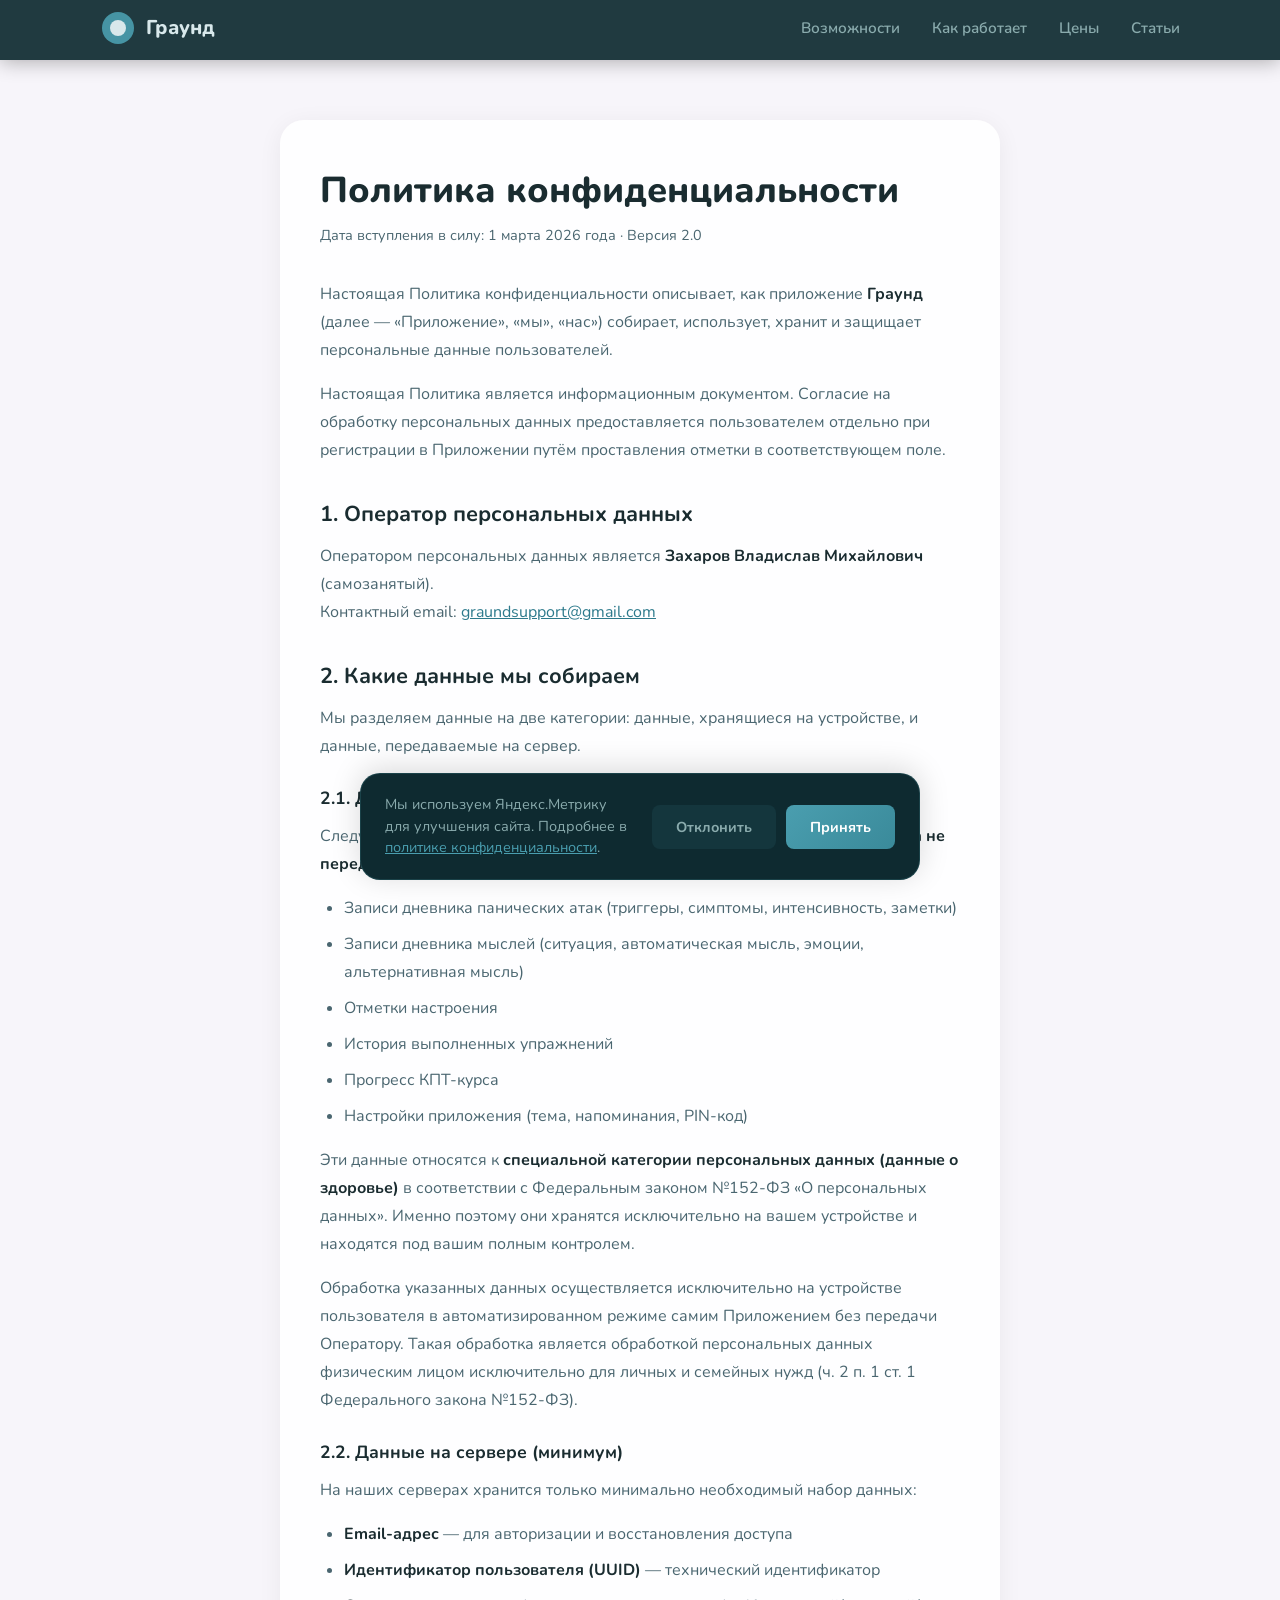
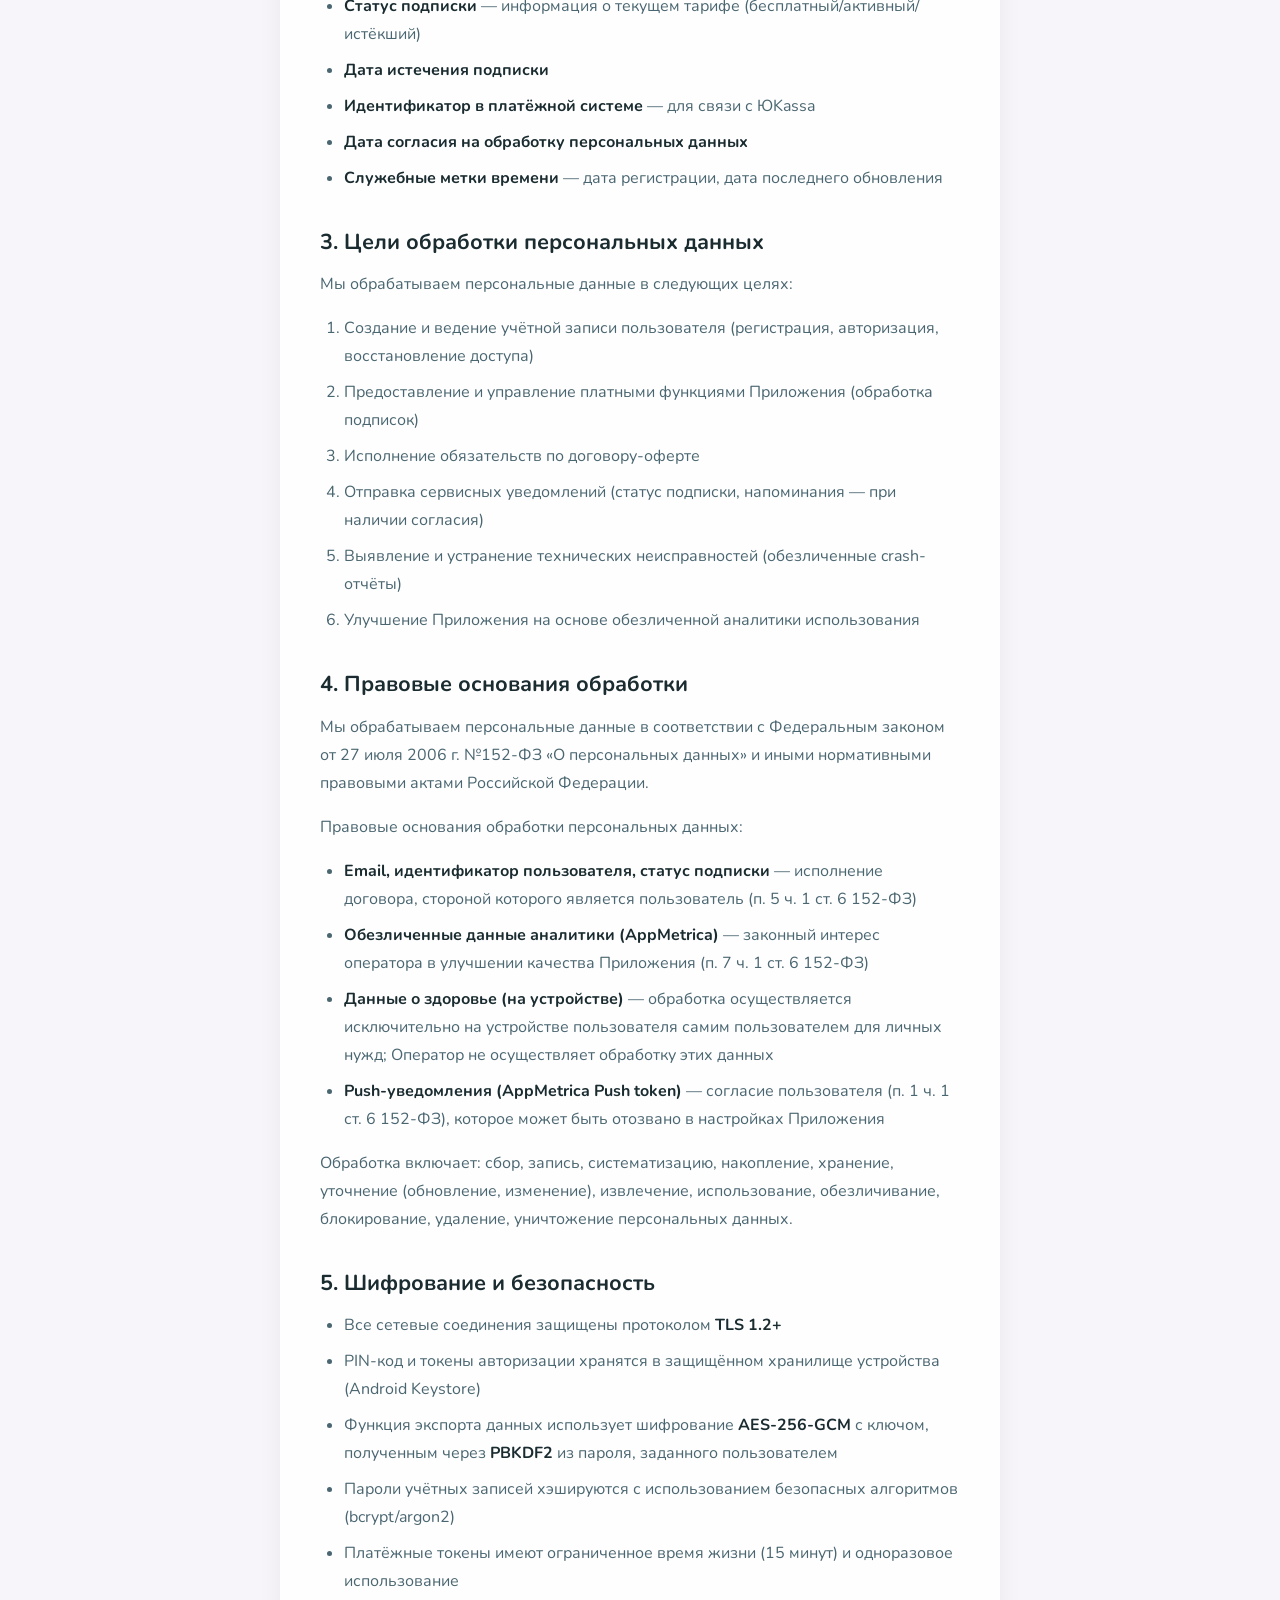
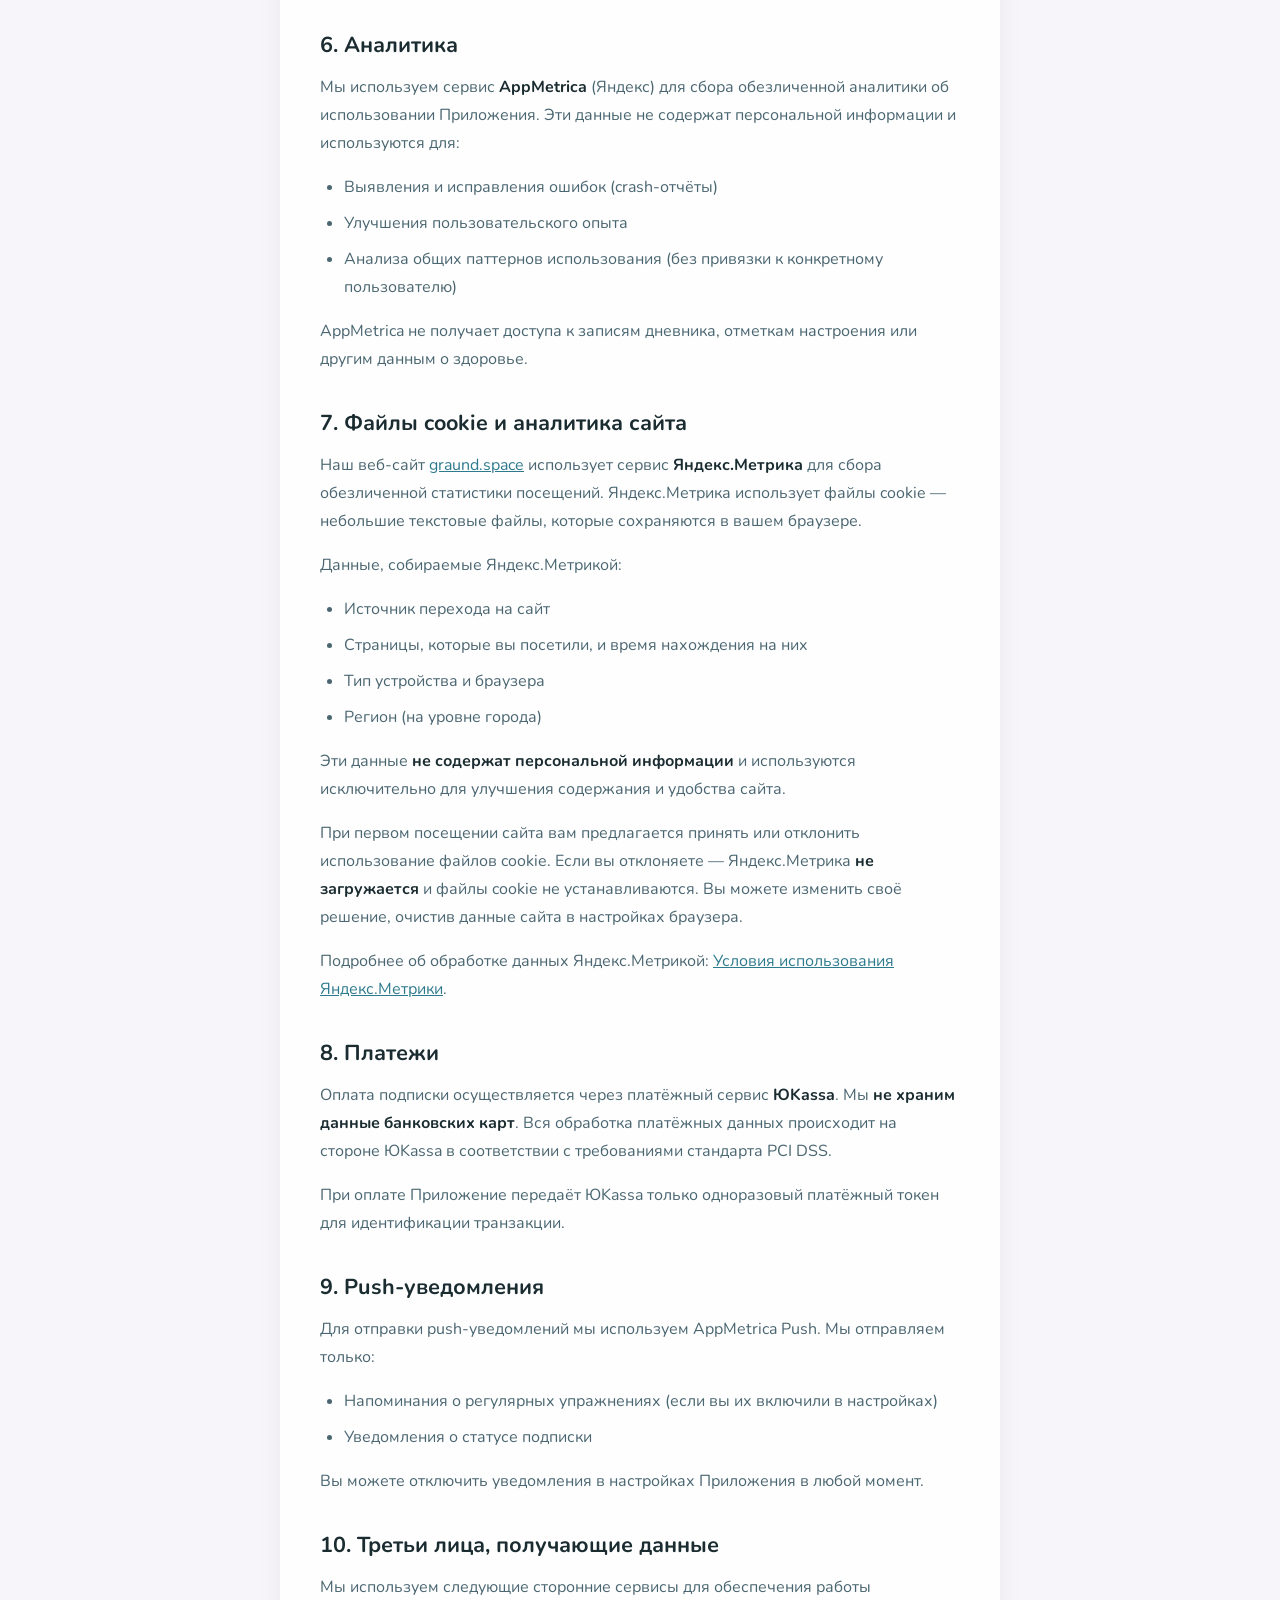
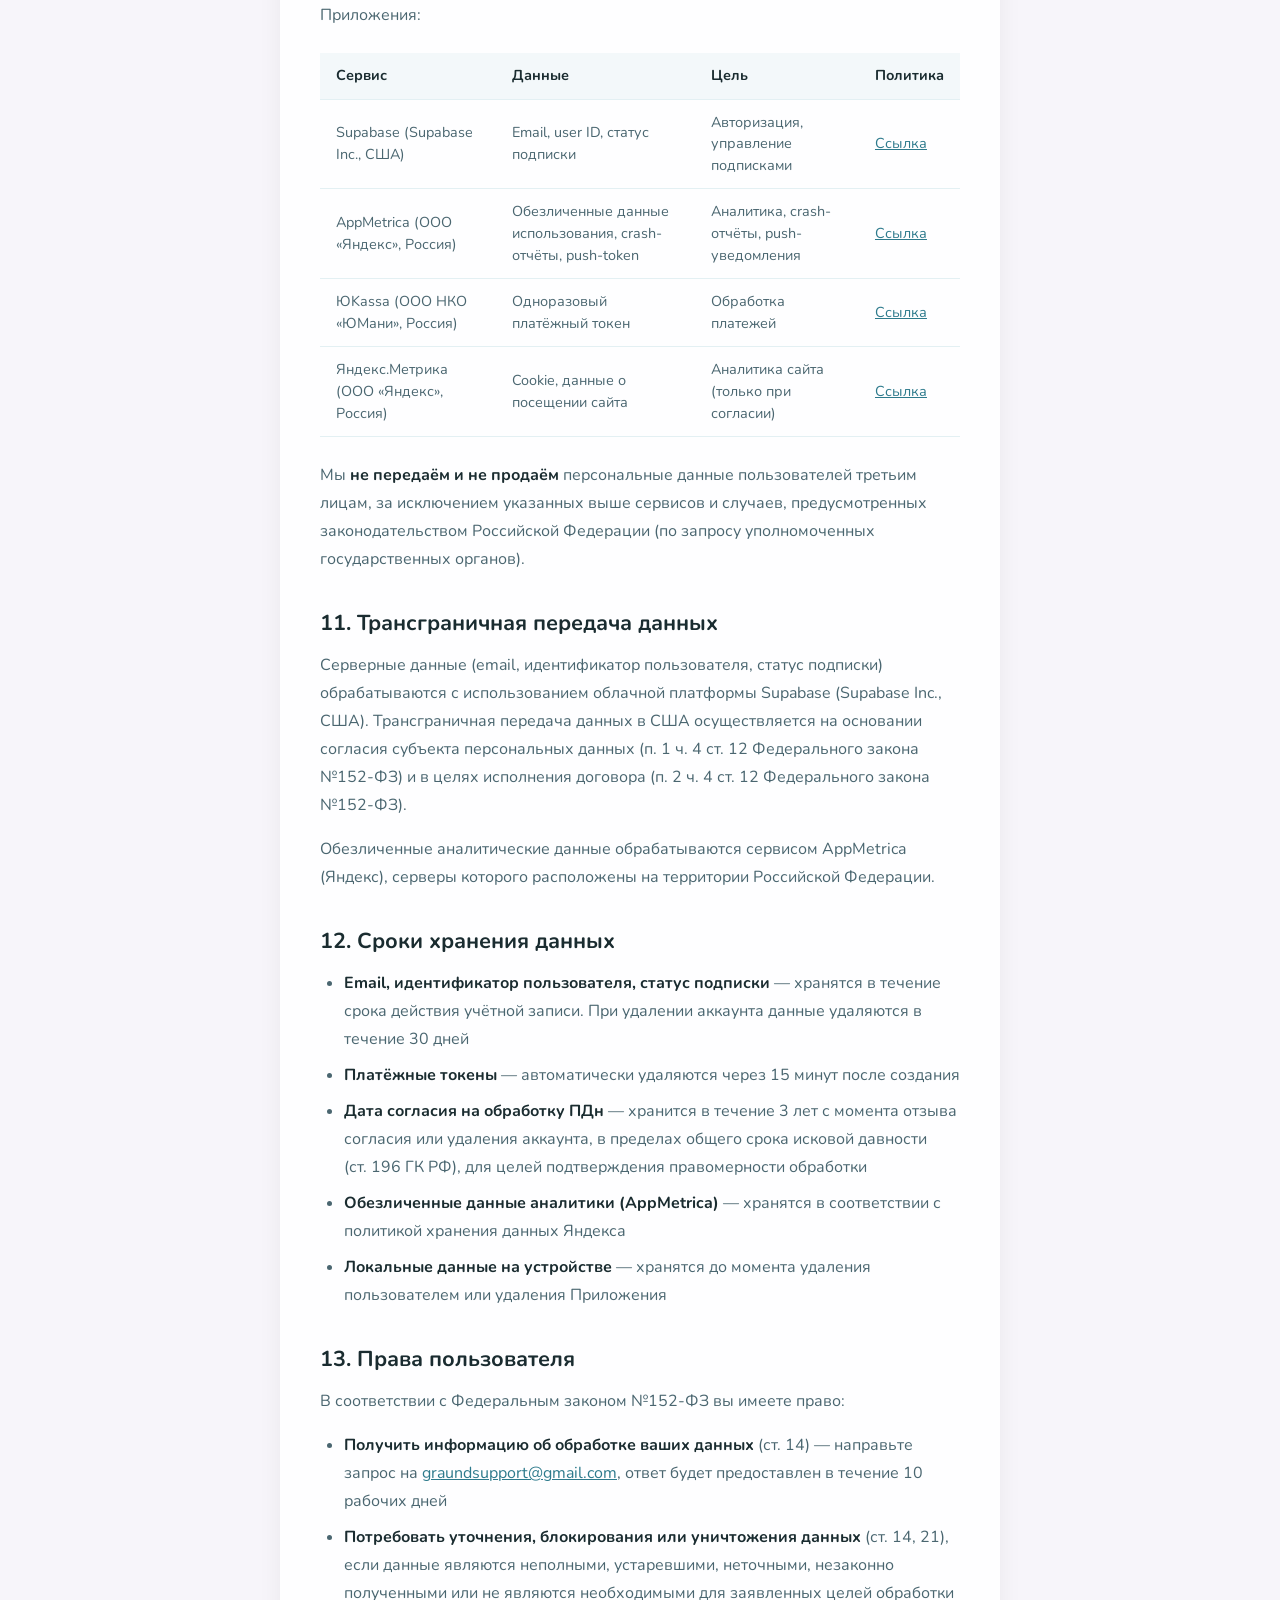
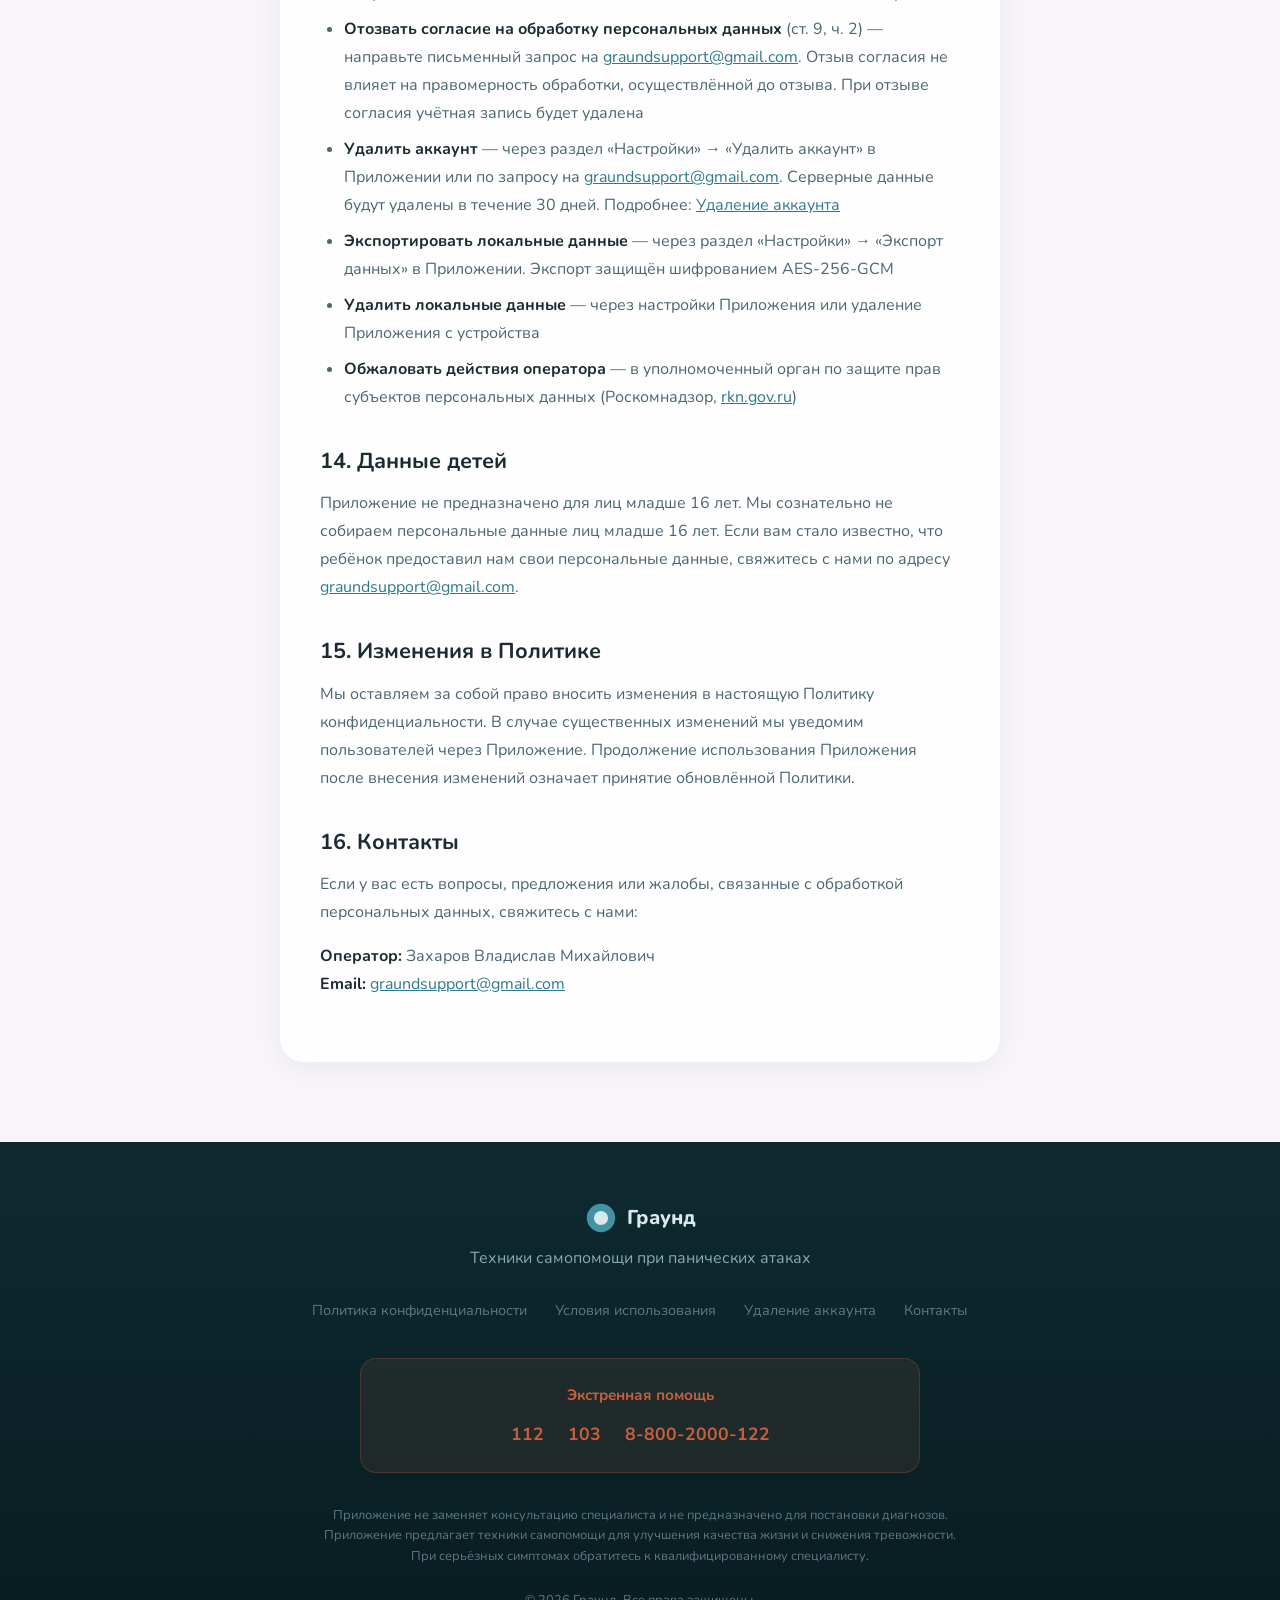
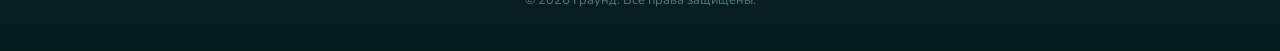
<file: privacy.html>
<!DOCTYPE html>
<html lang="ru">
<head>
  <meta charset="UTF-8">
  <meta name="viewport" content="width=device-width, initial-scale=1.0">
  <title>Политика конфиденциальности — Граунд</title>
  <meta name="description" content="Политика конфиденциальности приложения Граунд. Как мы обрабатываем и защищаем ваши данные.">

  <!-- Open Graph -->
  <meta property="og:title" content="Политика конфиденциальности — Граунд">
  <meta property="og:description" content="Политика конфиденциальности приложения Граунд. Как мы обрабатываем и защищаем ваши данные.">
  <meta property="og:type" content="website">
  <meta property="og:url" content="https://graund.space/privacy.html">
  <meta property="og:locale" content="ru_RU">
  <meta property="og:image" content="https://graund.space/og-image.png">

  <!-- Google Fonts -->
  <link rel="preconnect" href="https://fonts.googleapis.com">
  <link rel="preconnect" href="https://fonts.gstatic.com" crossorigin>
  <link href="https://fonts.googleapis.com/css2?family=Nunito:wght@400;600;700;800&display=swap" rel="stylesheet">

  <!-- CSS -->
  <link rel="stylesheet" href="css/style.css">
  <link rel="stylesheet" href="css/animations.css">

  <link rel="canonical" href="https://graund.space/privacy.html">

  <!-- Inline SVG Favicon -->
  <link rel="icon" href="data:image/svg+xml,<svg xmlns='http://www.w3.org/2000/svg' viewBox='0 0 100 100'><circle cx='50' cy='50' r='45' fill='%230E2A30'/><circle cx='50' cy='50' r='28' fill='%234A9EAF' opacity='0.9'/><circle cx='50' cy='50' r='14' fill='%23D8E8EB'/></svg>" type="image/svg+xml">
</head>
<body>

  <!-- ========================================
       HEADER
       ======================================== -->
  <header class="header scrolled">
    <div class="container">
      <a href="/" class="header__logo">
        <svg class="header__logo-icon" viewBox="0 0 36 36" fill="none" xmlns="http://www.w3.org/2000/svg">
          <circle cx="18" cy="18" r="16" fill="#4A9EAF" opacity="0.9"/>
          <circle cx="18" cy="18" r="8" fill="#D8E8EB"/>
        </svg>
        Граунд
      </a>

      <nav class="header__nav">
        <a href="/#features">Возможности</a>
        <a href="/#how-it-works">Как работает</a>
        <a href="/#pricing">Цены</a>
        <a href="/#articles">Статьи</a>
      </nav>

      <button class="burger" aria-label="Меню">
        <span></span>
        <span></span>
        <span></span>
      </button>
    </div>
  </header>

  <!-- ========================================
       CONTENT
       ======================================== -->
  <main class="article-page">
    <div class="article-content">
      <h1>Политика конфиденциальности</h1>
      <p class="article-date">Дата вступления в силу: 1 марта 2026 года &middot; Версия 2.0</p>

      <p>
        Настоящая Политика конфиденциальности описывает, как приложение <strong>Граунд</strong> (далее — «Приложение», «мы», «нас»)
        собирает, использует, хранит и защищает персональные данные пользователей.
      </p>
      <p>
        Настоящая Политика является информационным документом. Согласие на обработку персональных данных предоставляется
        пользователем отдельно при регистрации в Приложении путём проставления отметки в соответствующем поле.
      </p>

      <h2>1. Оператор персональных данных</h2>
      <p>
        Оператором персональных данных является <strong>Захаров Владислав Михайлович</strong> (самозанятый).<br>
        Контактный email: <a href="mailto:graundsupport@gmail.com">graundsupport@gmail.com</a>
      </p>

      <h2>2. Какие данные мы собираем</h2>
      <p>Мы разделяем данные на две категории: данные, хранящиеся на устройстве, и данные, передаваемые на сервер.</p>

      <h3>2.1. Данные на устройстве (только локально)</h3>
      <p>
        Следующие данные хранятся <strong>исключительно на вашем устройстве</strong> и <strong>никогда не передаются на наши серверы</strong>:
      </p>
      <ul>
        <li>Записи дневника панических атак (триггеры, симптомы, интенсивность, заметки)</li>
        <li>Записи дневника мыслей (ситуация, автоматическая мысль, эмоции, альтернативная мысль)</li>
        <li>Отметки настроения</li>
        <li>История выполненных упражнений</li>
        <li>Прогресс КПТ-курса</li>
        <li>Настройки приложения (тема, напоминания, PIN-код)</li>
      </ul>
      <p>
        Эти данные относятся к <strong>специальной категории персональных данных (данные о здоровье)</strong> в соответствии
        с Федеральным законом №152-ФЗ «О персональных данных». Именно поэтому они хранятся исключительно на вашем устройстве
        и находятся под вашим полным контролем.
      </p>
      <p>
        Обработка указанных данных осуществляется исключительно на устройстве пользователя в автоматизированном режиме
        самим Приложением без передачи Оператору. Такая обработка является обработкой персональных данных физическим лицом
        исключительно для личных и семейных нужд (ч.&nbsp;2 п.&nbsp;1 ст.&nbsp;1 Федерального закона №152-ФЗ).
      </p>

      <h3>2.2. Данные на сервере (минимум)</h3>
      <p>На наших серверах хранится только минимально необходимый набор данных:</p>
      <ul>
        <li><strong>Email-адрес</strong> — для авторизации и восстановления доступа</li>
        <li><strong>Идентификатор пользователя (UUID)</strong> — технический идентификатор</li>
        <li><strong>Статус подписки</strong> — информация о текущем тарифе (бесплатный/активный/истёкший)</li>
        <li><strong>Дата истечения подписки</strong></li>
        <li><strong>Идентификатор в платёжной системе</strong> — для связи с ЮKassa</li>
        <li><strong>Дата согласия на обработку персональных данных</strong></li>
        <li><strong>Служебные метки времени</strong> — дата регистрации, дата последнего обновления</li>
      </ul>

      <h2>3. Цели обработки персональных данных</h2>
      <p>Мы обрабатываем персональные данные в следующих целях:</p>
      <ol>
        <li>Создание и ведение учётной записи пользователя (регистрация, авторизация, восстановление доступа)</li>
        <li>Предоставление и управление платными функциями Приложения (обработка подписок)</li>
        <li>Исполнение обязательств по договору-оферте</li>
        <li>Отправка сервисных уведомлений (статус подписки, напоминания — при наличии согласия)</li>
        <li>Выявление и устранение технических неисправностей (обезличенные crash-отчёты)</li>
        <li>Улучшение Приложения на основе обезличенной аналитики использования</li>
      </ol>

      <h2>4. Правовые основания обработки</h2>
      <p>
        Мы обрабатываем персональные данные в соответствии с Федеральным законом от 27 июля 2006&nbsp;г. №152-ФЗ
        «О персональных данных» и иными нормативными правовыми актами Российской Федерации.
      </p>
      <p>Правовые основания обработки персональных данных:</p>
      <ul>
        <li><strong>Email, идентификатор пользователя, статус подписки</strong> — исполнение договора, стороной которого является пользователь (п.&nbsp;5 ч.&nbsp;1 ст.&nbsp;6 152-ФЗ)</li>
        <li><strong>Обезличенные данные аналитики (AppMetrica)</strong> — законный интерес оператора в улучшении качества Приложения (п.&nbsp;7 ч.&nbsp;1 ст.&nbsp;6 152-ФЗ)</li>
        <li><strong>Данные о здоровье (на устройстве)</strong> — обработка осуществляется исключительно на устройстве пользователя самим пользователем для личных нужд; Оператор не осуществляет обработку этих данных</li>
        <li><strong>Push-уведомления (AppMetrica Push token)</strong> — согласие пользователя (п.&nbsp;1 ч.&nbsp;1 ст.&nbsp;6 152-ФЗ), которое может быть отозвано в настройках Приложения</li>
      </ul>
      <p>
        Обработка включает: сбор, запись, систематизацию, накопление, хранение, уточнение (обновление, изменение),
        извлечение, использование, обезличивание, блокирование, удаление, уничтожение персональных данных.
      </p>

      <h2>5. Шифрование и безопасность</h2>
      <ul>
        <li>Все сетевые соединения защищены протоколом <strong>TLS 1.2+</strong></li>
        <li>PIN-код и токены авторизации хранятся в защищённом хранилище устройства (Android Keystore)</li>
        <li>Функция экспорта данных использует шифрование <strong>AES-256-GCM</strong> с ключом, полученным через <strong>PBKDF2</strong> из пароля, заданного пользователем</li>
        <li>Пароли учётных записей хэшируются с использованием безопасных алгоритмов (bcrypt/argon2)</li>
        <li>Платёжные токены имеют ограниченное время жизни (15 минут) и одноразовое использование</li>
      </ul>

      <h2>6. Аналитика</h2>
      <p>
        Мы используем сервис <strong>AppMetrica</strong> (Яндекс) для сбора обезличенной аналитики об использовании
        Приложения. Эти данные не содержат персональной информации и используются для:
      </p>
      <ul>
        <li>Выявления и исправления ошибок (crash-отчёты)</li>
        <li>Улучшения пользовательского опыта</li>
        <li>Анализа общих паттернов использования (без привязки к конкретному пользователю)</li>
      </ul>
      <p>
        AppMetrica не получает доступа к записям дневника, отметкам настроения или другим данным о здоровье.
      </p>

      <h2 id="cookies">7. Файлы cookie и аналитика сайта</h2>
      <p>
        Наш веб-сайт <a href="https://graund.space">graund.space</a> использует сервис
        <strong>Яндекс.Метрика</strong> для сбора обезличенной статистики посещений. Яндекс.Метрика
        использует файлы cookie — небольшие текстовые файлы, которые сохраняются в вашем браузере.
      </p>
      <p>Данные, собираемые Яндекс.Метрикой:</p>
      <ul>
        <li>Источник перехода на сайт</li>
        <li>Страницы, которые вы посетили, и время нахождения на них</li>
        <li>Тип устройства и браузера</li>
        <li>Регион (на уровне города)</li>
      </ul>
      <p>
        Эти данные <strong>не содержат персональной информации</strong> и используются исключительно
        для улучшения содержания и удобства сайта.
      </p>
      <p>
        При первом посещении сайта вам предлагается принять или отклонить использование файлов cookie.
        Если вы отклоняете — Яндекс.Метрика <strong>не загружается</strong> и файлы cookie не устанавливаются.
        Вы можете изменить своё решение, очистив данные сайта в настройках браузера.
      </p>
      <p>
        Подробнее об обработке данных Яндекс.Метрикой:
        <a href="https://yandex.ru/legal/metrica_termsofuse/" target="_blank" rel="noopener">Условия использования Яндекс.Метрики</a>.
      </p>

      <h2>8. Платежи</h2>
      <p>
        Оплата подписки осуществляется через платёжный сервис <strong>ЮKassa</strong>. Мы <strong>не храним данные банковских карт</strong>.
        Вся обработка платёжных данных происходит на стороне ЮKassa в соответствии с требованиями стандарта PCI DSS.
      </p>
      <p>
        При оплате Приложение передаёт ЮKassa только одноразовый платёжный токен для идентификации транзакции.
      </p>

      <h2>9. Push-уведомления</h2>
      <p>
        Для отправки push-уведомлений мы используем AppMetrica Push. Мы отправляем только:
      </p>
      <ul>
        <li>Напоминания о регулярных упражнениях (если вы их включили в настройках)</li>
        <li>Уведомления о статусе подписки</li>
      </ul>
      <p>Вы можете отключить уведомления в настройках Приложения в любой момент.</p>

      <h2>10. Третьи лица, получающие данные</h2>
      <p>Мы используем следующие сторонние сервисы для обеспечения работы Приложения:</p>
      <table>
        <thead>
          <tr>
            <th>Сервис</th>
            <th>Данные</th>
            <th>Цель</th>
            <th>Политика</th>
          </tr>
        </thead>
        <tbody>
          <tr>
            <td>Supabase (Supabase Inc., США)</td>
            <td>Email, user ID, статус подписки</td>
            <td>Авторизация, управление подписками</td>
            <td><a href="https://supabase.com/privacy" target="_blank" rel="noopener">Ссылка</a></td>
          </tr>
          <tr>
            <td>AppMetrica (ООО «Яндекс», Россия)</td>
            <td>Обезличенные данные использования, crash-отчёты, push-token</td>
            <td>Аналитика, crash-отчёты, push-уведомления</td>
            <td><a href="https://yandex.ru/legal/confidential/" target="_blank" rel="noopener">Ссылка</a></td>
          </tr>
          <tr>
            <td>ЮKassa (ООО НКО «ЮМани», Россия)</td>
            <td>Одноразовый платёжный токен</td>
            <td>Обработка платежей</td>
            <td><a href="https://yoomoney.ru/page?id=523014" target="_blank" rel="noopener">Ссылка</a></td>
          </tr>
          <tr>
            <td>Яндекс.Метрика (ООО «Яндекс», Россия)</td>
            <td>Cookie, данные о посещении сайта</td>
            <td>Аналитика сайта (только при согласии)</td>
            <td><a href="https://yandex.ru/legal/confidential/" target="_blank" rel="noopener">Ссылка</a></td>
          </tr>
        </tbody>
      </table>
      <p>
        Мы <strong>не передаём и не продаём</strong> персональные данные пользователей третьим лицам,
        за исключением указанных выше сервисов и случаев, предусмотренных законодательством Российской
        Федерации (по запросу уполномоченных государственных органов).
      </p>

      <h2>11. Трансграничная передача данных</h2>
      <p>
        Серверные данные (email, идентификатор пользователя, статус подписки) обрабатываются с использованием
        облачной платформы Supabase (Supabase Inc., США). Трансграничная передача данных в США осуществляется
        на основании согласия субъекта персональных данных (п.&nbsp;1 ч.&nbsp;4 ст.&nbsp;12 Федерального закона №152-ФЗ)
        и в целях исполнения договора (п.&nbsp;2 ч.&nbsp;4 ст.&nbsp;12 Федерального закона №152-ФЗ).
      </p>
      <p>
        Обезличенные аналитические данные обрабатываются сервисом AppMetrica (Яндекс), серверы которого
        расположены на территории Российской Федерации.
      </p>

      <h2>12. Сроки хранения данных</h2>
      <ul>
        <li><strong>Email, идентификатор пользователя, статус подписки</strong> — хранятся в течение срока действия учётной записи. При удалении аккаунта данные удаляются в течение 30 дней</li>
        <li><strong>Платёжные токены</strong> — автоматически удаляются через 15 минут после создания</li>
        <li><strong>Дата согласия на обработку ПДн</strong> — хранится в течение 3 лет с момента отзыва согласия или удаления аккаунта, в пределах общего срока исковой давности (ст.&nbsp;196 ГК РФ), для целей подтверждения правомерности обработки</li>
        <li><strong>Обезличенные данные аналитики (AppMetrica)</strong> — хранятся в соответствии с политикой хранения данных Яндекса</li>
        <li><strong>Локальные данные на устройстве</strong> — хранятся до момента удаления пользователем или удаления Приложения</li>
      </ul>

      <h2>13. Права пользователя</h2>
      <p>В соответствии с Федеральным законом №152-ФЗ вы имеете право:</p>
      <ul>
        <li>
          <strong>Получить информацию об обработке ваших данных</strong> (ст.&nbsp;14) — направьте запрос на
          <a href="mailto:graundsupport@gmail.com">graundsupport@gmail.com</a>, ответ будет предоставлен в течение 10 рабочих дней
        </li>
        <li>
          <strong>Потребовать уточнения, блокирования или уничтожения данных</strong> (ст.&nbsp;14, 21), если данные
          являются неполными, устаревшими, неточными, незаконно полученными или не являются необходимыми для заявленных
          целей обработки
        </li>
        <li>
          <strong>Отозвать согласие на обработку персональных данных</strong> (ст.&nbsp;9, ч.&nbsp;2) — направьте
          письменный запрос на <a href="mailto:graundsupport@gmail.com">graundsupport@gmail.com</a>. Отзыв согласия не влияет
          на правомерность обработки, осуществлённой до отзыва. При отзыве согласия учётная запись будет удалена
        </li>
        <li>
          <strong>Удалить аккаунт</strong> — через раздел «Настройки» &rarr; «Удалить аккаунт» в Приложении или
          по запросу на <a href="mailto:graundsupport@gmail.com">graundsupport@gmail.com</a>. Серверные данные будут удалены
          в течение 30 дней. Подробнее: <a href="/delete-account.html">Удаление аккаунта</a>
        </li>
        <li>
          <strong>Экспортировать локальные данные</strong> — через раздел «Настройки» &rarr; «Экспорт данных»
          в Приложении. Экспорт защищён шифрованием AES-256-GCM
        </li>
        <li>
          <strong>Удалить локальные данные</strong> — через настройки Приложения или удаление Приложения с устройства
        </li>
        <li>
          <strong>Обжаловать действия оператора</strong> — в уполномоченный орган по защите прав субъектов персональных
          данных (Роскомнадзор, <a href="https://rkn.gov.ru" target="_blank" rel="noopener">rkn.gov.ru</a>)
        </li>
      </ul>

      <h2>14. Данные детей</h2>
      <p>
        Приложение не предназначено для лиц младше 16 лет. Мы сознательно не собираем персональные данные
        лиц младше 16 лет. Если вам стало известно, что ребёнок предоставил нам свои персональные данные,
        свяжитесь с нами по адресу <a href="mailto:graundsupport@gmail.com">graundsupport@gmail.com</a>.
      </p>

      <h2>15. Изменения в Политике</h2>
      <p>
        Мы оставляем за собой право вносить изменения в настоящую Политику конфиденциальности. В случае существенных изменений
        мы уведомим пользователей через Приложение. Продолжение использования Приложения после внесения изменений означает
        принятие обновлённой Политики.
      </p>

      <h2>16. Контакты</h2>
      <p>
        Если у вас есть вопросы, предложения или жалобы, связанные с обработкой персональных данных, свяжитесь с нами:
      </p>
      <p>
        <strong>Оператор:</strong> Захаров Владислав Михайлович<br>
        <strong>Email:</strong> <a href="mailto:graundsupport@gmail.com">graundsupport@gmail.com</a>
      </p>
    </div>
  </main>

  <!-- ========================================
       FOOTER
       ======================================== -->
  <footer class="footer section-dark" id="footer">
    <div class="container">
      <div class="footer__logo">
        <svg viewBox="0 0 36 36" fill="none" xmlns="http://www.w3.org/2000/svg">
          <circle cx="18" cy="18" r="16" fill="#4A9EAF" opacity="0.9"/>
          <circle cx="18" cy="18" r="8" fill="#D8E8EB"/>
        </svg>
        Граунд
      </div>

      <p class="footer__tagline">Техники самопомощи при панических атаках</p>

      <div class="footer__links">
        <a href="/privacy.html">Политика конфиденциальности</a>
        <a href="/terms.html">Условия использования</a>
        <a href="/delete-account.html">Удаление аккаунта</a>
        <a href="mailto:graundsupport@gmail.com">Контакты</a>
      </div>

      <div class="footer__emergency">
        <div class="footer__emergency-title">Экстренная помощь</div>
        <div class="footer__emergency-numbers">
          <a href="tel:112">112</a>
          <a href="tel:103">103</a>
          <a href="tel:88002000122">8-800-2000-122</a>
        </div>
      </div>

      <p class="footer__disclaimer">
        Приложение не заменяет консультацию специалиста и не предназначено для постановки диагнозов.
        Приложение предлагает техники самопомощи для улучшения качества жизни
        и снижения тревожности. При серьёзных симптомах обратитесь к квалифицированному специалисту.
      </p>

      <p class="footer__copyright">&copy; 2026 Граунд. Все права защищены.</p>
    </div>
  </footer>

  <!-- Cookie Consent -->
  <div id="cookie-consent-banner" class="cookie-consent" role="dialog" aria-label="Согласие на cookie">
    <div class="cookie-consent__inner">
      <p class="cookie-consent__text">
        Мы используем Яндекс.Метрику для улучшения сайта.
        Подробнее в <a href="/privacy.html#cookies">политике конфиденциальности</a>.
      </p>
      <div class="cookie-consent__buttons">
        <button id="cookie-reject" class="cookie-consent__btn cookie-consent__btn--reject">Отклонить</button>
        <button id="cookie-accept" class="cookie-consent__btn cookie-consent__btn--accept">Принять</button>
      </div>
    </div>
  </div>

  <!-- JavaScript -->
  <script src="js/cookie-consent.js"></script>
  <script src="js/main.js"></script>
</body>
</html>
</file>
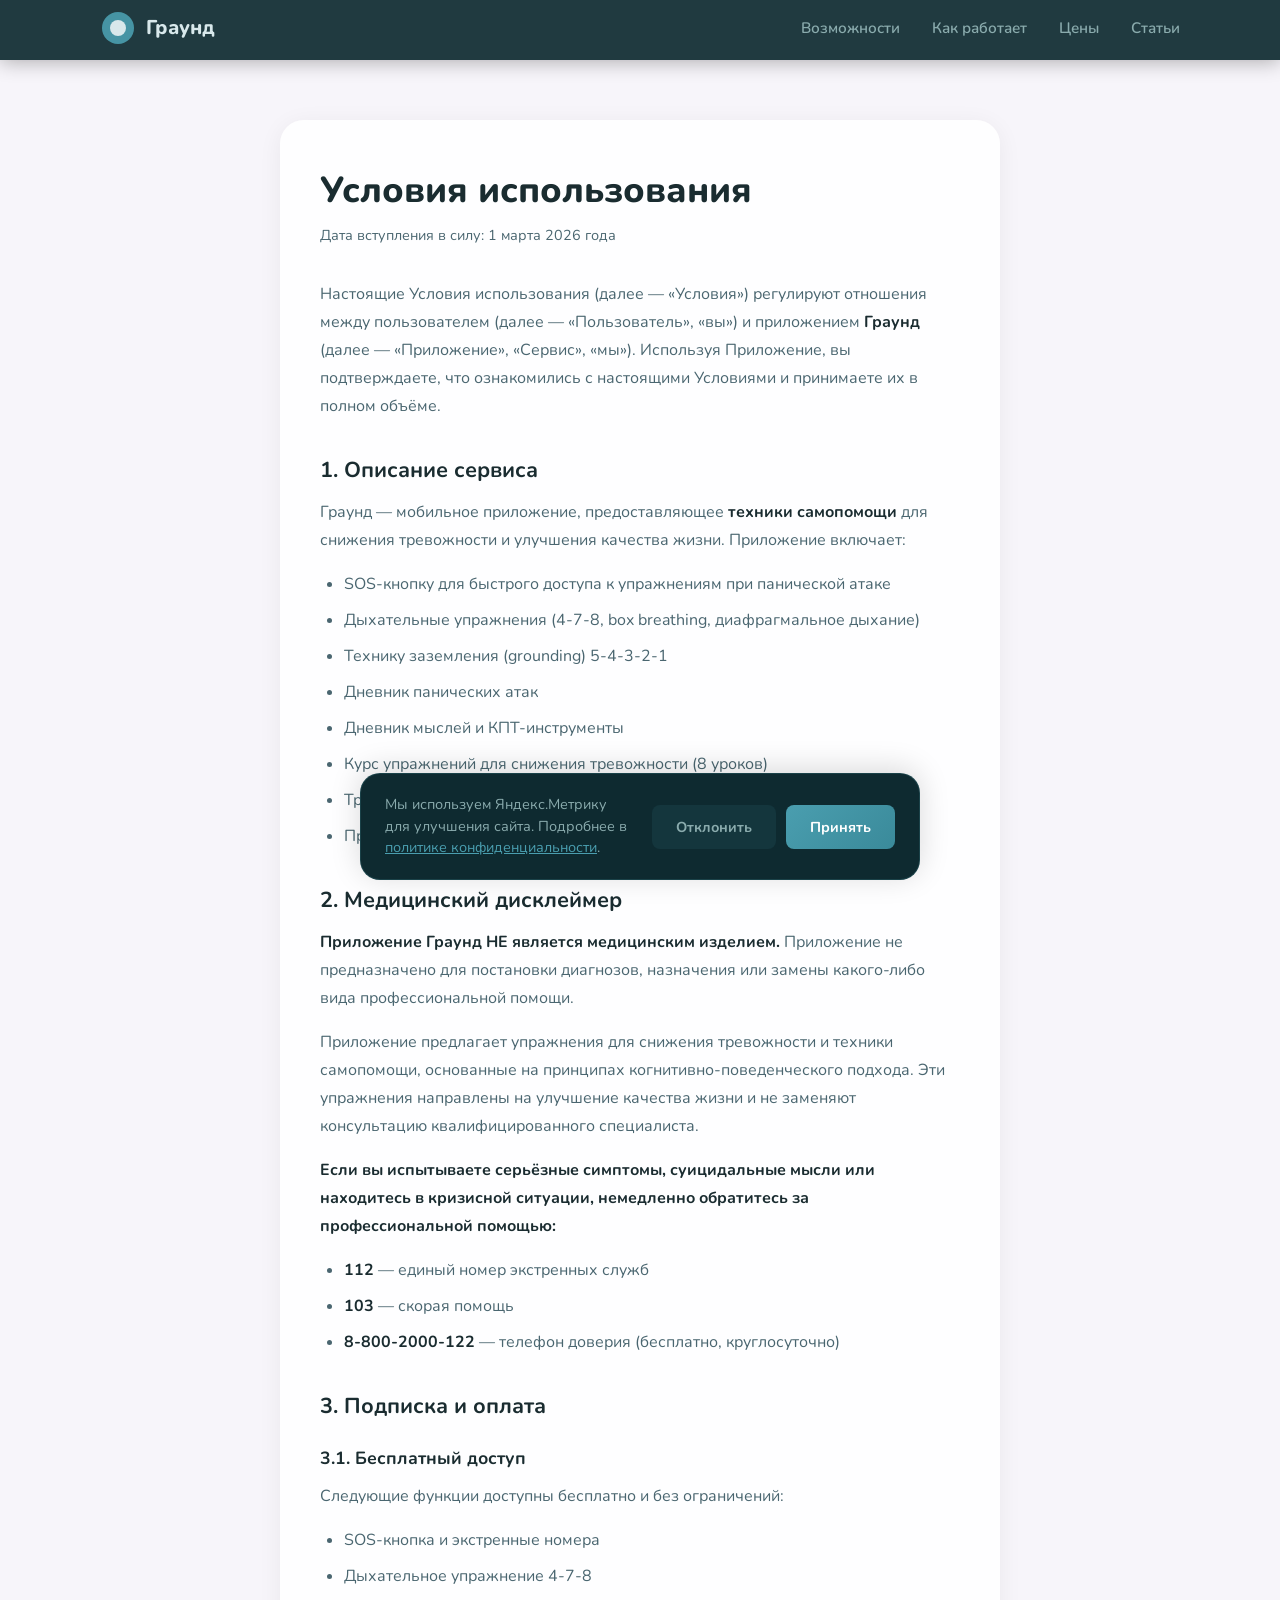
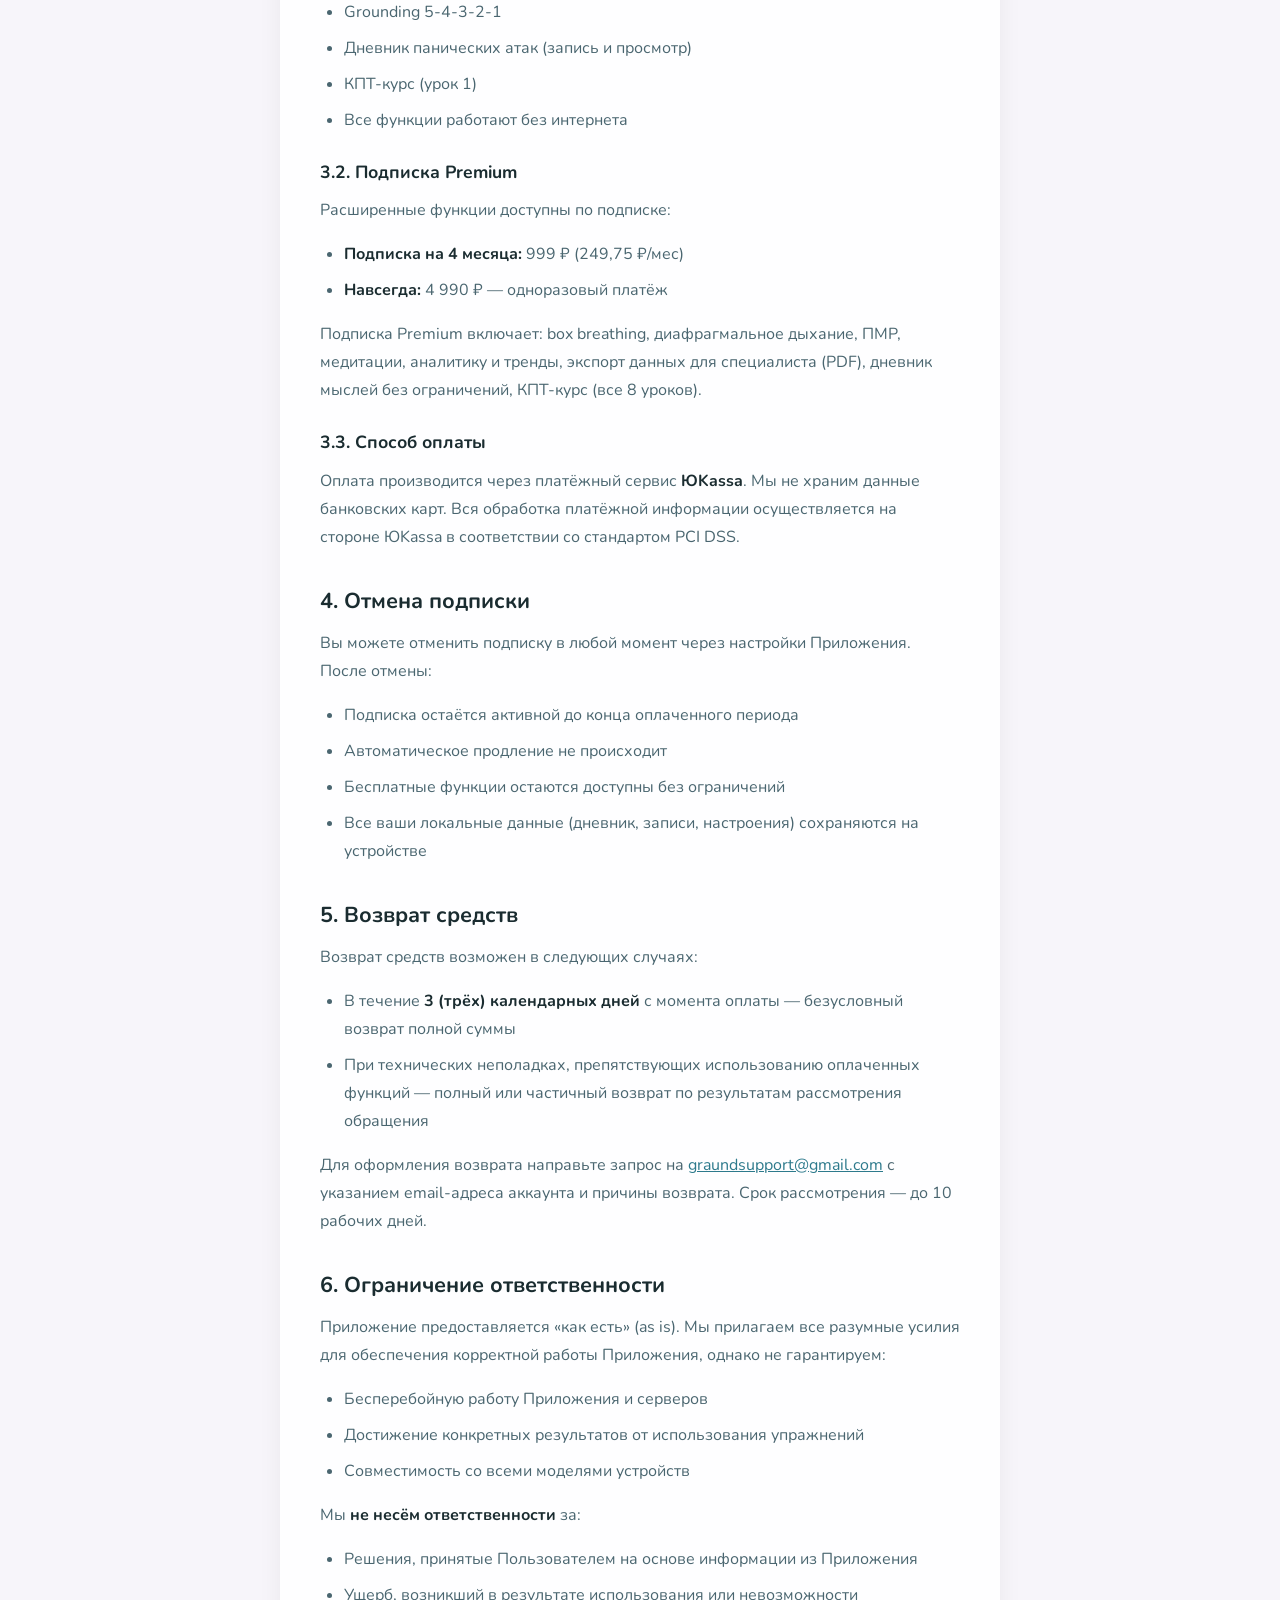
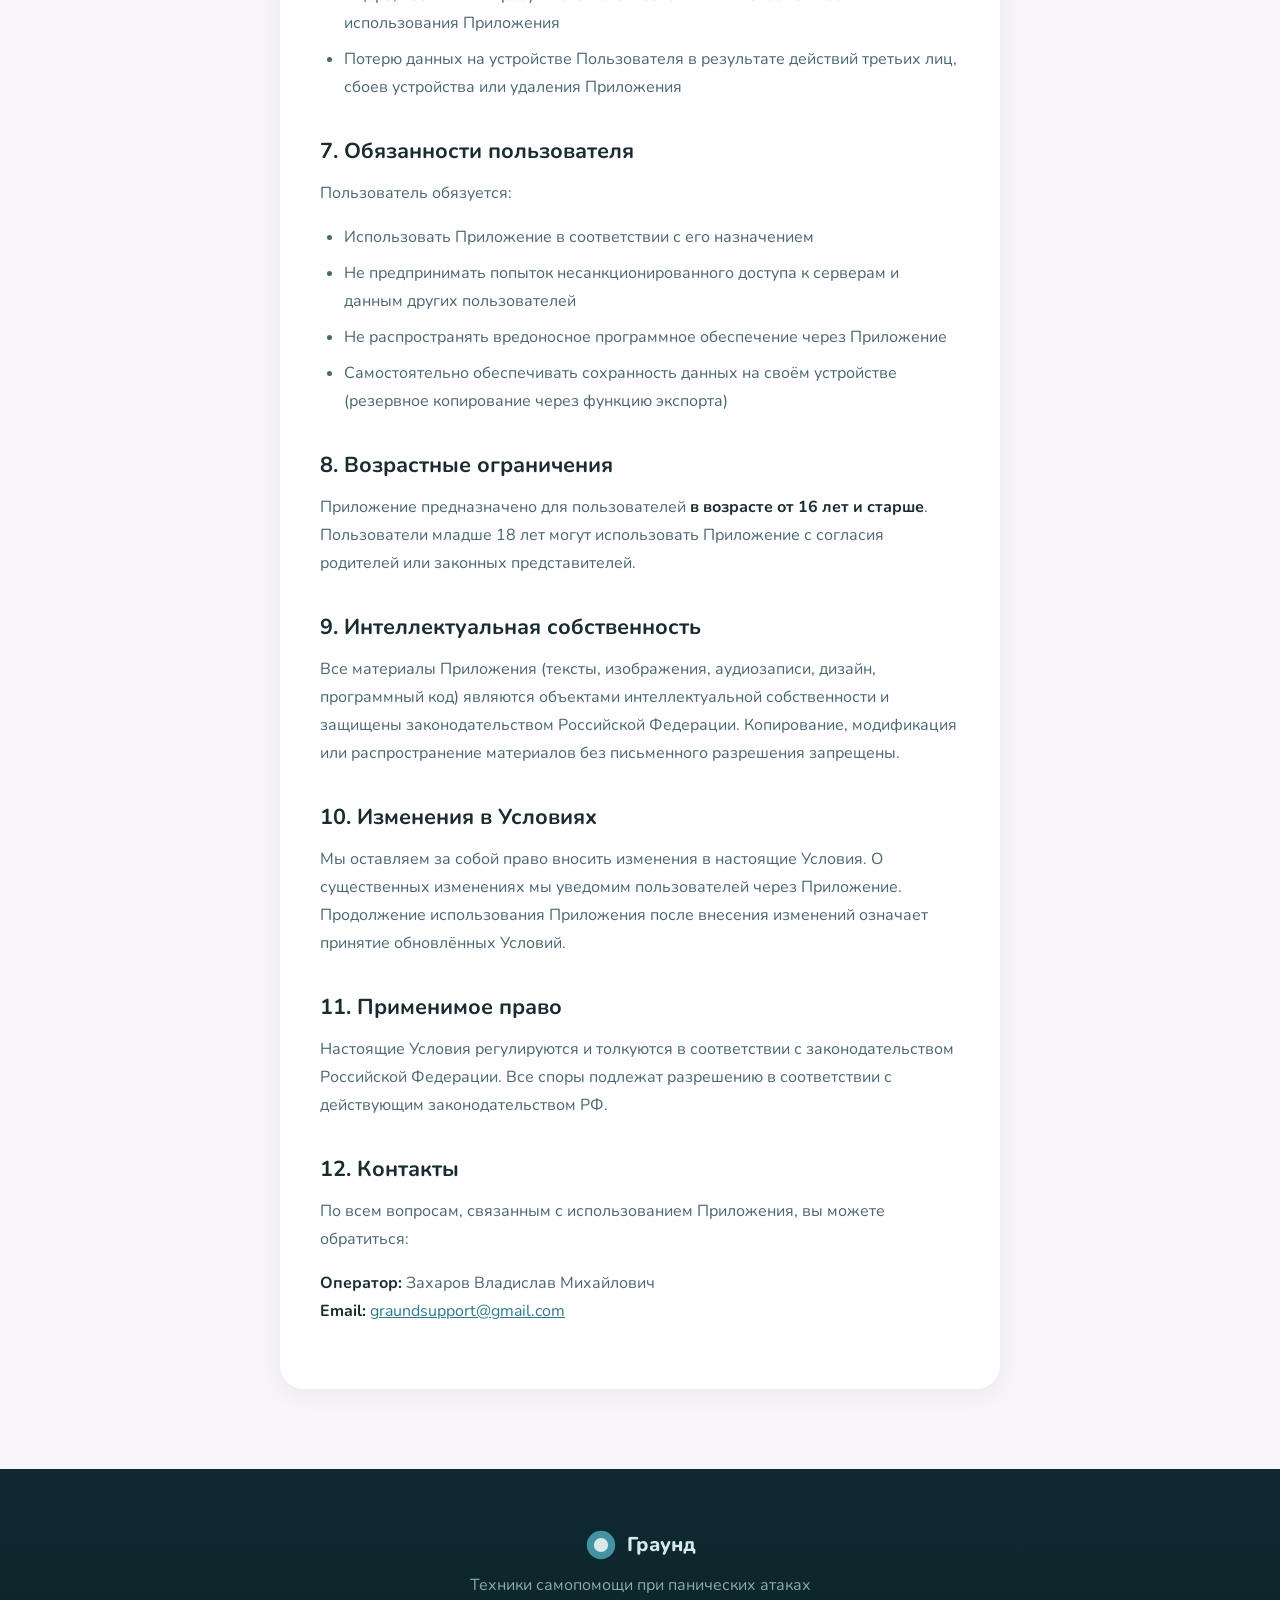
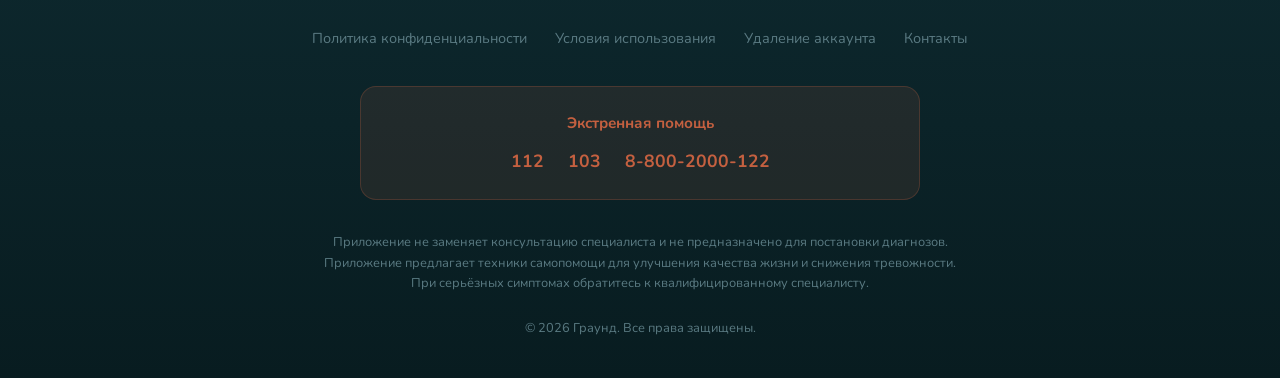
<file: terms.html>
<!DOCTYPE html>
<html lang="ru">
<head>
  <meta charset="UTF-8">
  <meta name="viewport" content="width=device-width, initial-scale=1.0">
  <title>Условия использования — Граунд</title>
  <meta name="description" content="Условия использования приложения Граунд. Подписка, оплата, права и обязанности.">

  <!-- Open Graph -->
  <meta property="og:title" content="Условия использования — Граунд">
  <meta property="og:description" content="Условия использования приложения Граунд. Подписка, оплата, права и обязанности.">
  <meta property="og:type" content="website">
  <meta property="og:url" content="https://graund.space/terms.html">
  <meta property="og:locale" content="ru_RU">
  <meta property="og:image" content="https://graund.space/og-image.png">

  <!-- Twitter Card -->
  <meta name="twitter:card" content="summary">
  <meta name="twitter:title" content="Условия использования — Граунд">
  <meta name="twitter:description" content="Условия использования приложения Граунд. Подписка, оплата, права и обязанности.">

  <!-- Google Fonts -->
  <link rel="preconnect" href="https://fonts.googleapis.com">
  <link rel="preconnect" href="https://fonts.gstatic.com" crossorigin>
  <link href="https://fonts.googleapis.com/css2?family=Nunito:wght@400;600;700;800&display=swap" rel="stylesheet">

  <!-- CSS -->
  <link rel="stylesheet" href="css/style.css">
  <link rel="stylesheet" href="css/animations.css">

  <link rel="canonical" href="https://graund.space/terms.html">

  <!-- Inline SVG Favicon -->
  <link rel="icon" href="data:image/svg+xml,<svg xmlns='http://www.w3.org/2000/svg' viewBox='0 0 100 100'><circle cx='50' cy='50' r='45' fill='%230E2A30'/><circle cx='50' cy='50' r='28' fill='%234A9EAF' opacity='0.9'/><circle cx='50' cy='50' r='14' fill='%23D8E8EB'/></svg>" type="image/svg+xml">
</head>
<body>

  <!-- ========================================
       HEADER
       ======================================== -->
  <header class="header">
    <div class="container">
      <a href="/" class="header__logo">
        <svg class="header__logo-icon" viewBox="0 0 36 36" fill="none" xmlns="http://www.w3.org/2000/svg">
          <circle cx="18" cy="18" r="16" fill="#4A9EAF" opacity="0.9"/>
          <circle cx="18" cy="18" r="8" fill="#D8E8EB"/>
        </svg>
        Граунд
      </a>

      <nav class="header__nav">
        <a href="/#features">Возможности</a>
        <a href="/#how-it-works">Как работает</a>
        <a href="/#pricing">Цены</a>
        <a href="/#articles">Статьи</a>
      </nav>

      <button class="burger" aria-label="Меню">
        <span></span>
        <span></span>
        <span></span>
      </button>
    </div>
  </header>

  <!-- ========================================
       CONTENT
       ======================================== -->
  <main class="article-page">
    <div class="article-content">
      <h1>Условия использования</h1>
      <p class="article-date">Дата вступления в силу: 1 марта 2026 года</p>

      <p>
        Настоящие Условия использования (далее — «Условия») регулируют отношения между пользователем (далее — «Пользователь», «вы»)
        и приложением <strong>Граунд</strong> (далее — «Приложение», «Сервис», «мы»). Используя Приложение, вы подтверждаете,
        что ознакомились с настоящими Условиями и принимаете их в полном объёме.
      </p>

      <h2>1. Описание сервиса</h2>
      <p>
        Граунд — мобильное приложение, предоставляющее <strong>техники самопомощи</strong> для снижения тревожности
        и улучшения качества жизни. Приложение включает:
      </p>
      <ul>
        <li>SOS-кнопку для быстрого доступа к упражнениям при панической атаке</li>
        <li>Дыхательные упражнения (4-7-8, box breathing, диафрагмальное дыхание)</li>
        <li>Технику заземления (grounding) 5-4-3-2-1</li>
        <li>Дневник панических атак</li>
        <li>Дневник мыслей и КПТ-инструменты</li>
        <li>Курс упражнений для снижения тревожности (8 уроков)</li>
        <li>Трекер настроения</li>
        <li>Прогрессивную мышечную релаксацию (ПМР) и медитации</li>
      </ul>

      <h2>2. Медицинский дисклеймер</h2>
      <p>
        <strong>Приложение Граунд НЕ является медицинским изделием.</strong> Приложение не предназначено для постановки
        диагнозов, назначения или замены какого-либо вида профессиональной помощи.
      </p>
      <p>
        Приложение предлагает упражнения для снижения тревожности и техники самопомощи, основанные на принципах
        когнитивно-поведенческого подхода. Эти упражнения направлены на улучшение качества жизни и не заменяют
        консультацию квалифицированного специалиста.
      </p>
      <p>
        <strong>Если вы испытываете серьёзные симптомы, суицидальные мысли или находитесь в кризисной ситуации,
        немедленно обратитесь за профессиональной помощью:</strong>
      </p>
      <ul>
        <li><strong>112</strong> — единый номер экстренных служб</li>
        <li><strong>103</strong> — скорая помощь</li>
        <li><strong>8-800-2000-122</strong> — телефон доверия (бесплатно, круглосуточно)</li>
      </ul>

      <h2>3. Подписка и оплата</h2>

      <h3>3.1. Бесплатный доступ</h3>
      <p>Следующие функции доступны бесплатно и без ограничений:</p>
      <ul>
        <li>SOS-кнопка и экстренные номера</li>
        <li>Дыхательное упражнение 4-7-8</li>
        <li>Grounding 5-4-3-2-1</li>
        <li>Дневник панических атак (запись и просмотр)</li>
        <li>КПТ-курс (урок 1)</li>
        <li>Все функции работают без интернета</li>
      </ul>

      <h3>3.2. Подписка Premium</h3>
      <p>Расширенные функции доступны по подписке:</p>
      <ul>
        <li><strong>Подписка на 4 месяца:</strong> 999 &#8381; (249,75 &#8381;/мес)</li>
        <li><strong>Навсегда:</strong> 4 990 &#8381; — одноразовый платёж</li>
      </ul>
      <p>
        Подписка Premium включает: box breathing, диафрагмальное дыхание, ПМР, медитации, аналитику и тренды,
        экспорт данных для специалиста (PDF), дневник мыслей без ограничений, КПТ-курс (все 8 уроков).
      </p>

      <h3>3.3. Способ оплаты</h3>
      <p>
        Оплата производится через платёжный сервис <strong>ЮKassa</strong>. Мы не храним данные банковских карт.
        Вся обработка платёжной информации осуществляется на стороне ЮKassa в соответствии со стандартом PCI DSS.
      </p>

      <h2>4. Отмена подписки</h2>
      <p>
        Вы можете отменить подписку в любой момент через настройки Приложения. После отмены:
      </p>
      <ul>
        <li>Подписка остаётся активной до конца оплаченного периода</li>
        <li>Автоматическое продление не происходит</li>
        <li>Бесплатные функции остаются доступны без ограничений</li>
        <li>Все ваши локальные данные (дневник, записи, настроения) сохраняются на устройстве</li>
      </ul>

      <h2>5. Возврат средств</h2>
      <p>
        Возврат средств возможен в следующих случаях:
      </p>
      <ul>
        <li>В течение <strong>3 (трёх) календарных дней</strong> с момента оплаты — безусловный возврат полной суммы</li>
        <li>При технических неполадках, препятствующих использованию оплаченных функций — полный или частичный возврат по результатам рассмотрения обращения</li>
      </ul>
      <p>
        Для оформления возврата направьте запрос на <a href="mailto:graundsupport@gmail.com">graundsupport@gmail.com</a>
        с указанием email-адреса аккаунта и причины возврата. Срок рассмотрения — до 10 рабочих дней.
      </p>

      <h2>6. Ограничение ответственности</h2>
      <p>
        Приложение предоставляется «как есть» (as is). Мы прилагаем все разумные усилия для обеспечения корректной работы Приложения,
        однако не гарантируем:
      </p>
      <ul>
        <li>Бесперебойную работу Приложения и серверов</li>
        <li>Достижение конкретных результатов от использования упражнений</li>
        <li>Совместимость со всеми моделями устройств</li>
      </ul>
      <p>
        Мы <strong>не несём ответственности</strong> за:
      </p>
      <ul>
        <li>Решения, принятые Пользователем на основе информации из Приложения</li>
        <li>Ущерб, возникший в результате использования или невозможности использования Приложения</li>
        <li>Потерю данных на устройстве Пользователя в результате действий третьих лиц, сбоев устройства или удаления Приложения</li>
      </ul>

      <h2>7. Обязанности пользователя</h2>
      <p>Пользователь обязуется:</p>
      <ul>
        <li>Использовать Приложение в соответствии с его назначением</li>
        <li>Не предпринимать попыток несанкционированного доступа к серверам и данным других пользователей</li>
        <li>Не распространять вредоносное программное обеспечение через Приложение</li>
        <li>Самостоятельно обеспечивать сохранность данных на своём устройстве (резервное копирование через функцию экспорта)</li>
      </ul>

      <h2>8. Возрастные ограничения</h2>
      <p>
        Приложение предназначено для пользователей <strong>в возрасте от 16 лет и старше</strong>.
        Пользователи младше 18 лет могут использовать Приложение с согласия родителей или законных представителей.
      </p>

      <h2>9. Интеллектуальная собственность</h2>
      <p>
        Все материалы Приложения (тексты, изображения, аудиозаписи, дизайн, программный код) являются объектами
        интеллектуальной собственности и защищены законодательством Российской Федерации. Копирование, модификация
        или распространение материалов без письменного разрешения запрещены.
      </p>

      <h2>10. Изменения в Условиях</h2>
      <p>
        Мы оставляем за собой право вносить изменения в настоящие Условия. О существенных изменениях мы уведомим
        пользователей через Приложение. Продолжение использования Приложения после внесения изменений означает
        принятие обновлённых Условий.
      </p>

      <h2>11. Применимое право</h2>
      <p>
        Настоящие Условия регулируются и толкуются в соответствии с законодательством Российской Федерации.
        Все споры подлежат разрешению в соответствии с действующим законодательством РФ.
      </p>

      <h2>12. Контакты</h2>
      <p>
        По всем вопросам, связанным с использованием Приложения, вы можете обратиться:
      </p>
      <p>
        <strong>Оператор:</strong> Захаров Владислав Михайлович<br>
        <strong>Email:</strong> <a href="mailto:graundsupport@gmail.com">graundsupport@gmail.com</a>
      </p>
    </div>
  </main>

  <!-- ========================================
       FOOTER
       ======================================== -->
  <footer class="footer section-dark" id="footer">
    <div class="container">
      <div class="footer__logo">
        <svg viewBox="0 0 36 36" fill="none" xmlns="http://www.w3.org/2000/svg">
          <circle cx="18" cy="18" r="16" fill="#4A9EAF" opacity="0.9"/>
          <circle cx="18" cy="18" r="8" fill="#D8E8EB"/>
        </svg>
        Граунд
      </div>

      <p class="footer__tagline">Техники самопомощи при панических атаках</p>

      <div class="footer__links">
        <a href="/privacy.html">Политика конфиденциальности</a>
        <a href="/terms.html">Условия использования</a>
        <a href="/delete-account.html">Удаление аккаунта</a>
        <a href="mailto:graundsupport@gmail.com">Контакты</a>
      </div>

      <div class="footer__emergency">
        <div class="footer__emergency-title">Экстренная помощь</div>
        <div class="footer__emergency-numbers">
          <a href="tel:112">112</a>
          <a href="tel:103">103</a>
          <a href="tel:88002000122">8-800-2000-122</a>
        </div>
      </div>

      <p class="footer__disclaimer">
        Приложение не заменяет консультацию специалиста и не предназначено для постановки диагнозов.
        Приложение предлагает техники самопомощи для улучшения качества жизни
        и снижения тревожности. При серьёзных симптомах обратитесь к квалифицированному специалисту.
      </p>

      <p class="footer__copyright">&copy; 2026 Граунд. Все права защищены.</p>
    </div>
  </footer>

  <!-- Cookie Consent -->
  <div id="cookie-consent-banner" class="cookie-consent" role="dialog" aria-label="Согласие на cookie">
    <div class="cookie-consent__inner">
      <p class="cookie-consent__text">
        Мы используем Яндекс.Метрику для улучшения сайта.
        Подробнее в <a href="/privacy.html#cookies">политике конфиденциальности</a>.
      </p>
      <div class="cookie-consent__buttons">
        <button id="cookie-reject" class="cookie-consent__btn cookie-consent__btn--reject">Отклонить</button>
        <button id="cookie-accept" class="cookie-consent__btn cookie-consent__btn--accept">Принять</button>
      </div>
    </div>
  </div>

  <!-- JavaScript -->
  <script src="js/cookie-consent.js"></script>
  <script src="js/main.js"></script>
  <noscript><div><img src="https://mc.yandex.ru/watch/107083651" style="position:absolute; left:-9999px;" alt="" /></div></noscript>
</body>
</html>
</file>
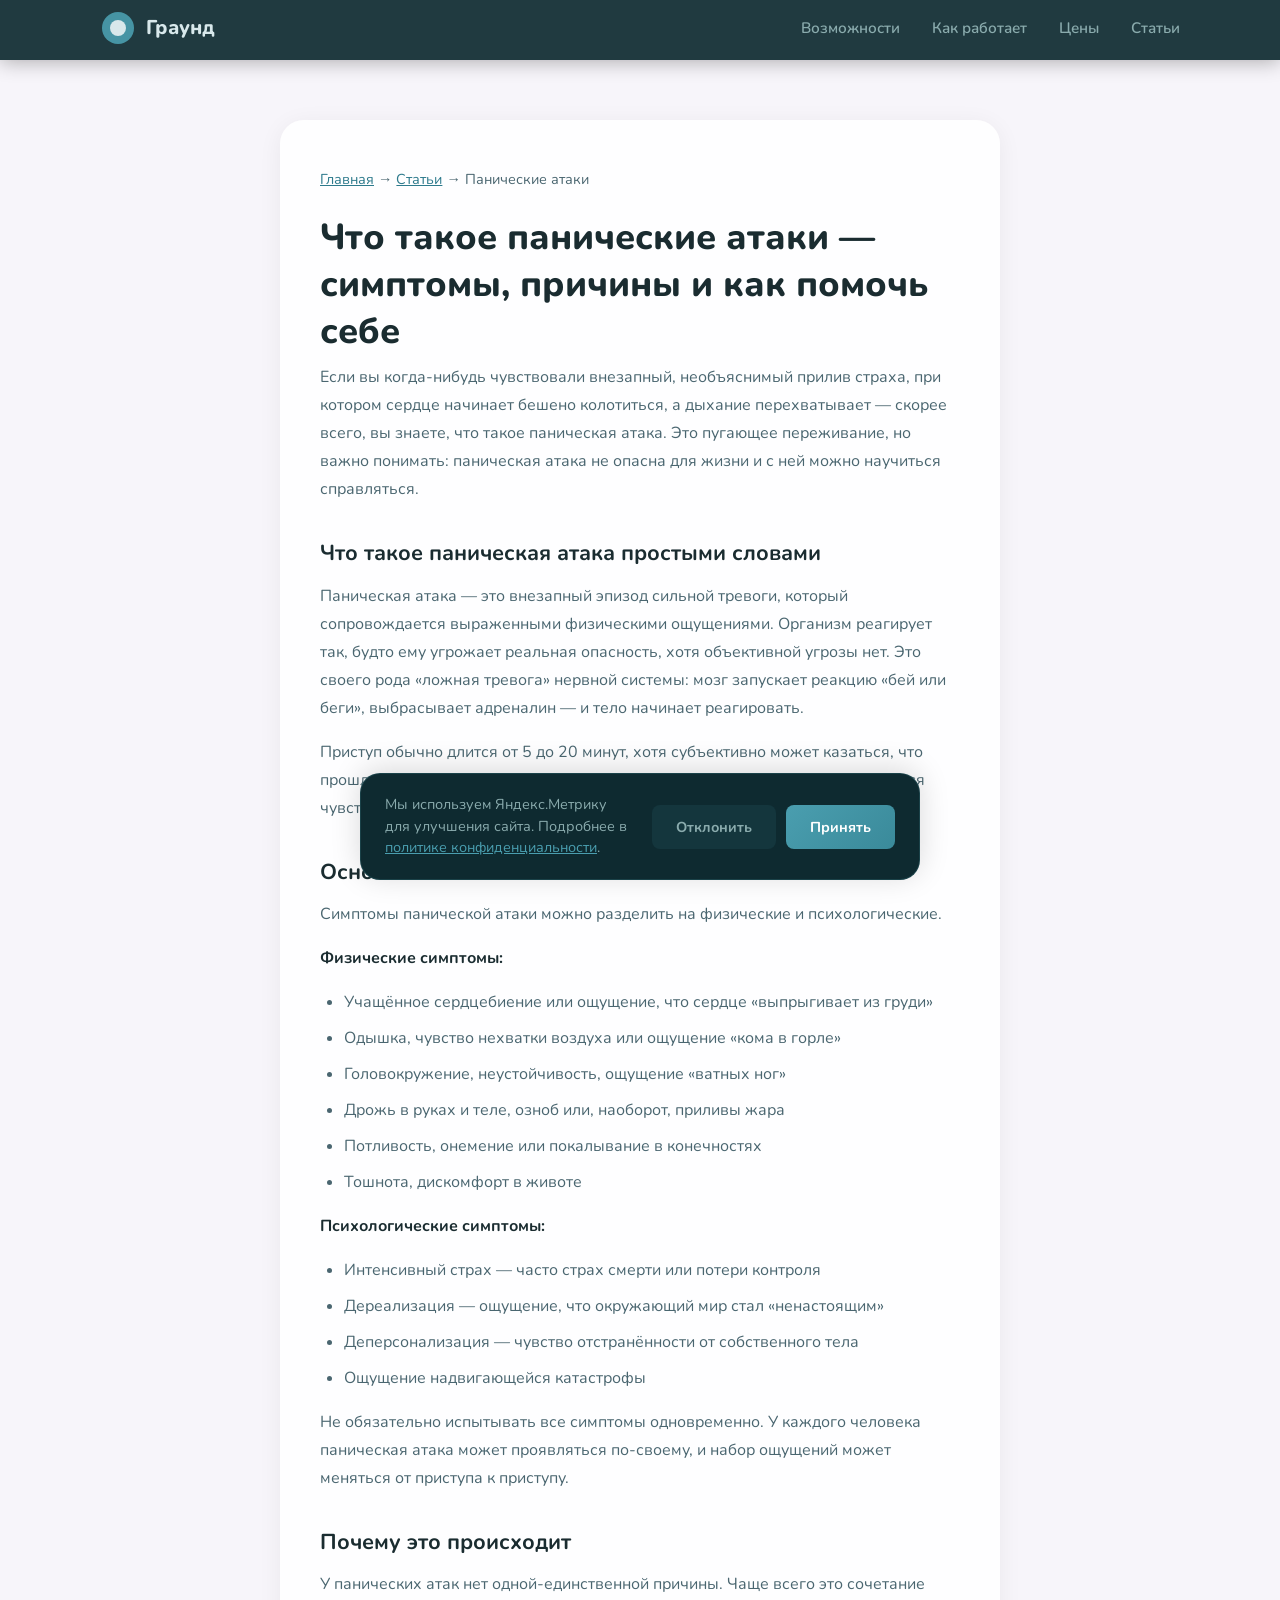
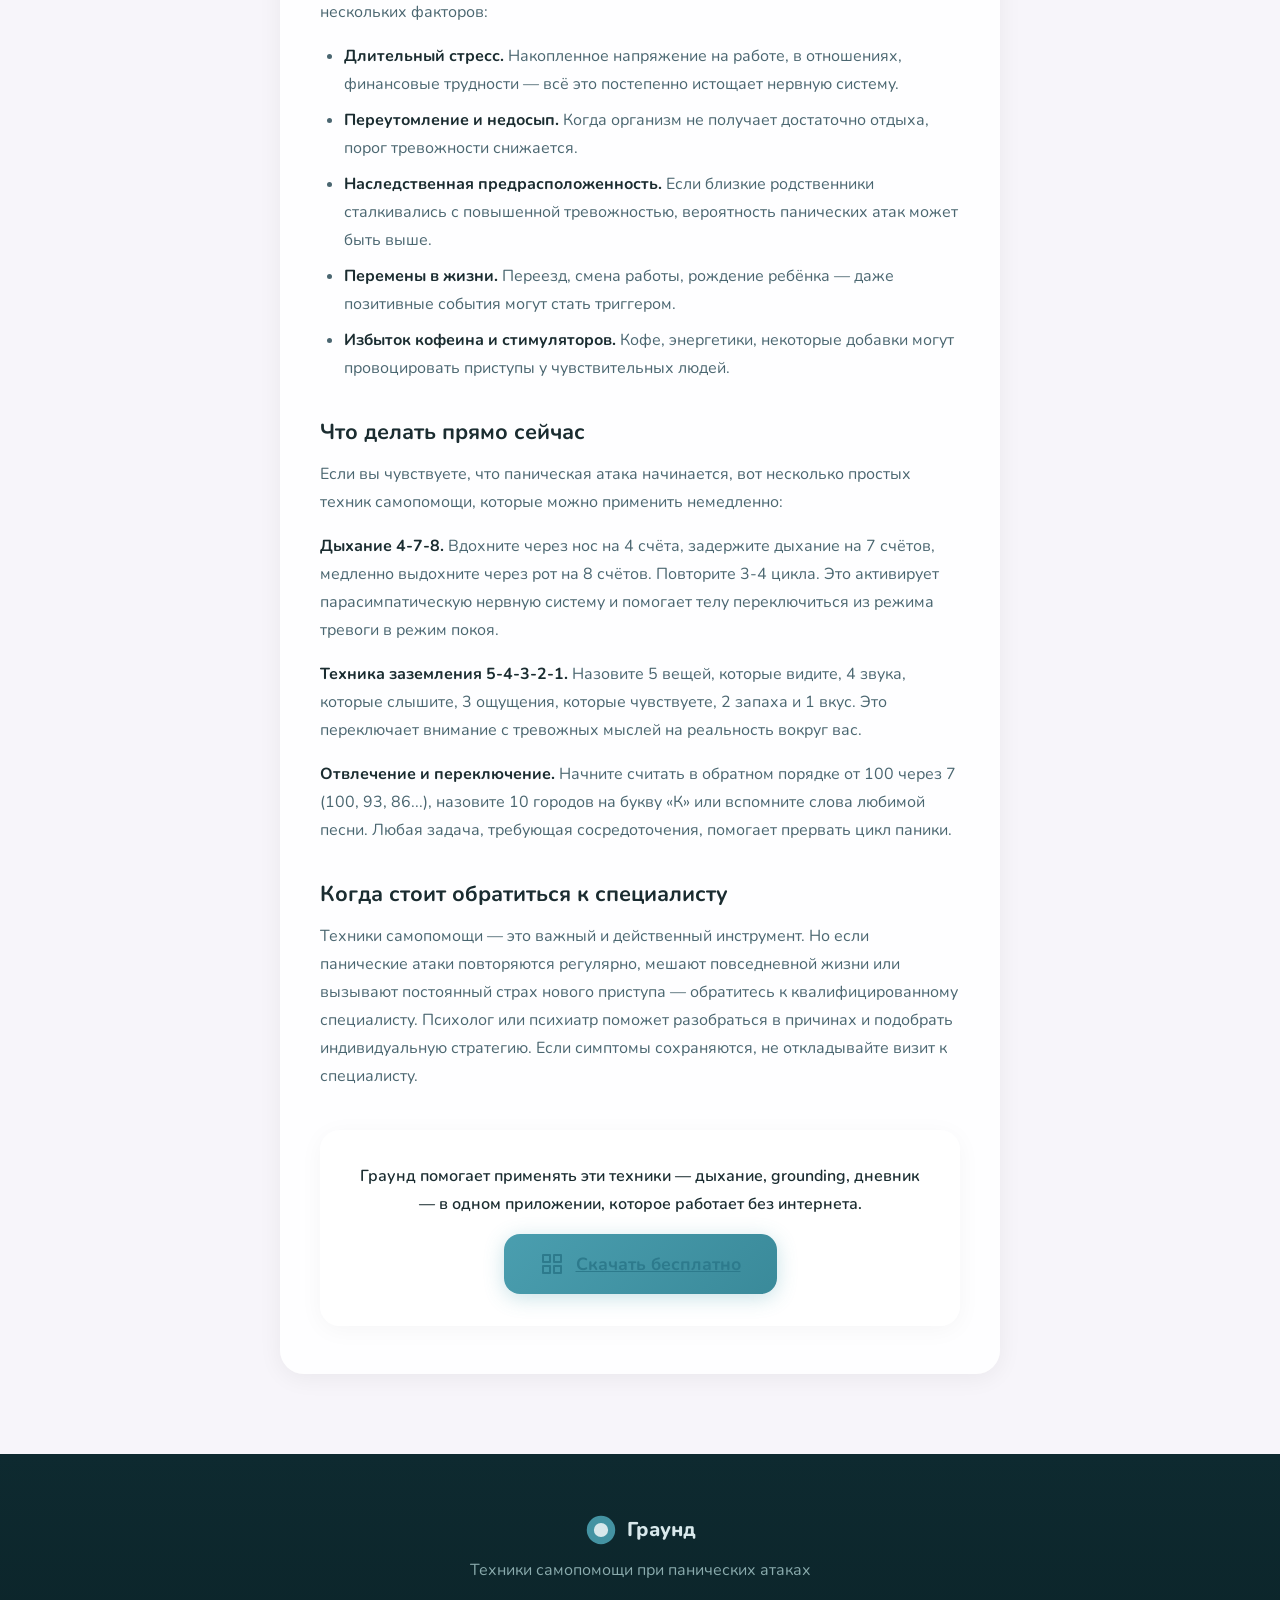
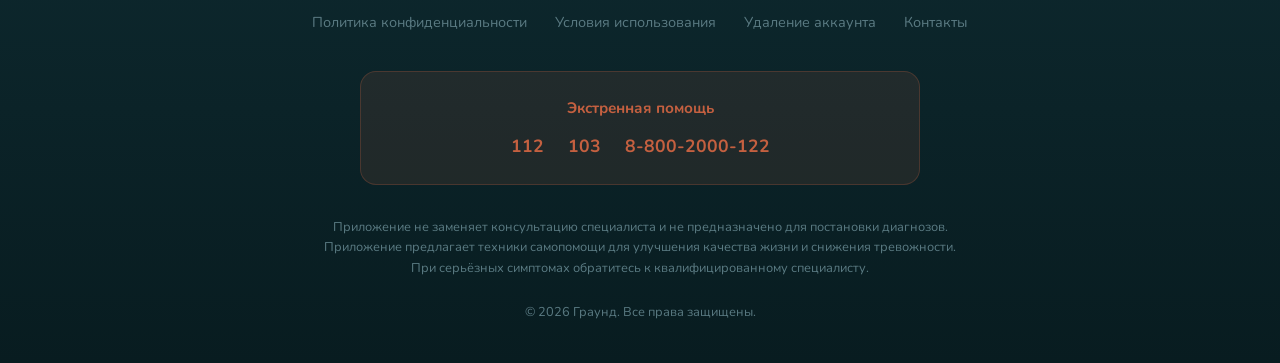
<file: articles/chto-takoe-panicheskie-ataki.html>
<!DOCTYPE html>
<html lang="ru">
<head>
  <meta charset="UTF-8">
  <meta name="viewport" content="width=device-width, initial-scale=1.0">
  <title>Что такое панические атаки — симптомы, причины и как помочь себе</title>
  <meta name="description" content="Узнайте, что такое панические атаки, какие у них симптомы и причины. Простые техники самопомощи, которые можно использовать прямо сейчас.">
  <meta name="keywords" content="панические атаки, симптомы панической атаки, причины панических атак, самопомощь при панике, тревожность">

  <!-- Open Graph -->
  <meta property="og:title" content="Что такое панические атаки — симптомы, причины и как помочь себе">
  <meta property="og:description" content="Узнайте, что такое панические атаки, какие у них симптомы и причины. Простые техники самопомощи, которые можно использовать прямо сейчас.">
  <meta property="og:type" content="article">
  <meta property="og:url" content="https://graund.space/articles/chto-takoe-panicheskie-ataki.html">
  <meta property="og:locale" content="ru_RU">
  <meta property="og:image" content="https://graund.space/og-image.png">

  <!-- Google Fonts -->
  <link rel="preconnect" href="https://fonts.googleapis.com">
  <link rel="preconnect" href="https://fonts.gstatic.com" crossorigin>
  <link href="https://fonts.googleapis.com/css2?family=Nunito:wght@400;600;700;800&display=swap" rel="stylesheet">

  <!-- CSS -->
  <link rel="stylesheet" href="../css/style.css">
  <link rel="stylesheet" href="../css/animations.css">

  <!-- JSON-LD Article -->
  <script type="application/ld+json">
  {
    "@context": "https://schema.org",
    "@type": "Article",
    "headline": "Что такое панические атаки — симптомы, причины и как помочь себе",
    "description": "Узнайте, что такое панические атаки, какие у них симптомы и причины. Простые техники самопомощи, которые можно использовать прямо сейчас.",
    "author": {
      "@type": "Organization",
      "name": "Граунд"
    },
    "publisher": {
      "@type": "Organization",
      "name": "Граунд",
      "url": "https://graund.space"
    },
    "mainEntityOfPage": "https://graund.space/articles/chto-takoe-panicheskie-ataki.html",
    "datePublished": "2026-03-02",
    "dateModified": "2026-03-02",
    "inLanguage": "ru"
  }
  </script>

  <!-- Inline SVG Favicon -->
  <link rel="canonical" href="https://graund.space/articles/chto-takoe-panicheskie-ataki.html">

  <link rel="icon" href="data:image/svg+xml,<svg xmlns='http://www.w3.org/2000/svg' viewBox='0 0 100 100'><circle cx='50' cy='50' r='45' fill='%230E2A30'/><circle cx='50' cy='50' r='28' fill='%234A9EAF' opacity='0.9'/><circle cx='50' cy='50' r='14' fill='%23D8E8EB'/></svg>" type="image/svg+xml">
</head>
<body>

  <!-- HEADER -->
  <header class="header scrolled">
    <div class="container">
      <a href="/" class="header__logo">
        <svg class="header__logo-icon" viewBox="0 0 36 36" fill="none" xmlns="http://www.w3.org/2000/svg">
          <circle cx="18" cy="18" r="16" fill="#4A9EAF" opacity="0.9"/>
          <circle cx="18" cy="18" r="8" fill="#D8E8EB"/>
        </svg>
        Граунд
      </a>

      <nav class="header__nav">
        <a href="/#features">Возможности</a>
        <a href="/#how-it-works">Как работает</a>
        <a href="/#pricing">Цены</a>
        <a href="/#articles">Статьи</a>
      </nav>

      <button class="burger" aria-label="Меню">
        <span></span>
        <span></span>
        <span></span>
      </button>
    </div>
  </header>

  <!-- ARTICLE -->
  <main class="article-page section-light">
    <article class="article-content">
      <nav class="article-breadcrumb">
        <a href="/">Главная</a> &rarr; <a href="/#articles">Статьи</a> &rarr; Панические атаки
      </nav>

      <h1>Что такое панические атаки — симптомы, причины и как помочь себе</h1>

      <p>
        Если вы когда-нибудь чувствовали внезапный, необъяснимый прилив страха, при котором сердце начинает
        бешено колотиться, а дыхание перехватывает — скорее всего, вы знаете, что такое паническая атака.
        Это пугающее переживание, но важно понимать: паническая атака не опасна для жизни и с ней можно
        научиться справляться.
      </p>

      <h2>Что такое паническая атака простыми словами</h2>

      <p>
        Паническая атака — это внезапный эпизод сильной тревоги, который сопровождается выраженными
        физическими ощущениями. Организм реагирует так, будто ему угрожает реальная опасность, хотя
        объективной угрозы нет. Это своего рода «ложная тревога» нервной системы: мозг запускает
        реакцию «бей или беги», выбрасывает адреналин — и тело начинает реагировать.
      </p>
      <p>
        Приступ обычно длится от 5 до 20 минут, хотя субъективно может казаться, что прошло гораздо
        больше времени. После окончания приступа может оставаться чувство разбитости и усталости.
      </p>

      <h2>Основные симптомы</h2>

      <p>Симптомы панической атаки можно разделить на физические и психологические.</p>

      <p><strong>Физические симптомы:</strong></p>
      <ul>
        <li>Учащённое сердцебиение или ощущение, что сердце «выпрыгивает из груди»</li>
        <li>Одышка, чувство нехватки воздуха или ощущение «кома в горле»</li>
        <li>Головокружение, неустойчивость, ощущение «ватных ног»</li>
        <li>Дрожь в руках и теле, озноб или, наоборот, приливы жара</li>
        <li>Потливость, онемение или покалывание в конечностях</li>
        <li>Тошнота, дискомфорт в животе</li>
      </ul>

      <p><strong>Психологические симптомы:</strong></p>
      <ul>
        <li>Интенсивный страх — часто страх смерти или потери контроля</li>
        <li>Дереализация — ощущение, что окружающий мир стал «ненастоящим»</li>
        <li>Деперсонализация — чувство отстранённости от собственного тела</li>
        <li>Ощущение надвигающейся катастрофы</li>
      </ul>

      <p>
        Не обязательно испытывать все симптомы одновременно. У каждого человека паническая атака может
        проявляться по-своему, и набор ощущений может меняться от приступа к приступу.
      </p>

      <h2>Почему это происходит</h2>

      <p>
        У панических атак нет одной-единственной причины. Чаще всего это сочетание нескольких факторов:
      </p>
      <ul>
        <li><strong>Длительный стресс.</strong> Накопленное напряжение на работе, в отношениях, финансовые трудности — всё это постепенно истощает нервную систему.</li>
        <li><strong>Переутомление и недосып.</strong> Когда организм не получает достаточно отдыха, порог тревожности снижается.</li>
        <li><strong>Наследственная предрасположенность.</strong> Если близкие родственники сталкивались с повышенной тревожностью, вероятность панических атак может быть выше.</li>
        <li><strong>Перемены в жизни.</strong> Переезд, смена работы, рождение ребёнка — даже позитивные события могут стать триггером.</li>
        <li><strong>Избыток кофеина и стимуляторов.</strong> Кофе, энергетики, некоторые добавки могут провоцировать приступы у чувствительных людей.</li>
      </ul>

      <h2>Что делать прямо сейчас</h2>

      <p>
        Если вы чувствуете, что паническая атака начинается, вот несколько простых техник самопомощи,
        которые можно применить немедленно:
      </p>

      <p><strong>Дыхание 4-7-8.</strong> Вдохните через нос на 4 счёта, задержите дыхание на 7 счётов,
        медленно выдохните через рот на 8 счётов. Повторите 3-4 цикла. Это активирует парасимпатическую
        нервную систему и помогает телу переключиться из режима тревоги в режим покоя.</p>

      <p><strong>Техника заземления 5-4-3-2-1.</strong> Назовите 5 вещей, которые видите, 4 звука, которые
        слышите, 3 ощущения, которые чувствуете, 2 запаха и 1 вкус. Это переключает внимание с тревожных
        мыслей на реальность вокруг вас.</p>

      <p><strong>Отвлечение и переключение.</strong> Начните считать в обратном порядке от 100 через 7
        (100, 93, 86...), назовите 10 городов на букву «К» или вспомните слова любимой песни.
        Любая задача, требующая сосредоточения, помогает прервать цикл паники.</p>

      <h2>Когда стоит обратиться к специалисту</h2>

      <p>
        Техники самопомощи — это важный и действенный инструмент. Но если панические атаки повторяются
        регулярно, мешают повседневной жизни или вызывают постоянный страх нового приступа — обратитесь
        к квалифицированному специалисту. Психолог или психиатр поможет разобраться в причинах и подобрать
        индивидуальную стратегию. Если симптомы сохраняются, не откладывайте визит к специалисту.
      </p>

      <!-- CTA -->
      <div class="article-cta">
        <p>Граунд помогает применять эти техники — дыхание, grounding, дневник — в одном приложении, которое работает без интернета.</p>
        <a href="/#hero" class="cta-button">
          <svg viewBox="0 0 24 24" fill="none" stroke="currentColor" stroke-width="2" stroke-linecap="round" stroke-linejoin="round">
            <rect x="3" y="3" width="7" height="7"/>
            <rect x="14" y="3" width="7" height="7"/>
            <rect x="3" y="14" width="7" height="7"/>
            <rect x="14" y="14" width="7" height="7"/>
          </svg>
          Скачать бесплатно
        </a>
      </div>
    </article>
  </main>

  <!-- FOOTER -->
  <footer class="footer section-dark" id="footer">
    <div class="container">
      <div class="footer__logo">
        <svg viewBox="0 0 36 36" fill="none" xmlns="http://www.w3.org/2000/svg">
          <circle cx="18" cy="18" r="16" fill="#4A9EAF" opacity="0.9"/>
          <circle cx="18" cy="18" r="8" fill="#D8E8EB"/>
        </svg>
        Граунд
      </div>

      <p class="footer__tagline">Техники самопомощи при панических атаках</p>

      <div class="footer__links">
        <a href="/privacy.html">Политика конфиденциальности</a>
        <a href="/terms.html">Условия использования</a>
        <a href="/delete-account.html">Удаление аккаунта</a>
        <a href="mailto:graundsupport@gmail.com">Контакты</a>
      </div>

      <div class="footer__emergency">
        <div class="footer__emergency-title">Экстренная помощь</div>
        <div class="footer__emergency-numbers">
          <a href="tel:112">112</a>
          <a href="tel:103">103</a>
          <a href="tel:88002000122">8-800-2000-122</a>
        </div>
      </div>

      <p class="footer__disclaimer">
        Приложение не заменяет консультацию специалиста и не предназначено для постановки диагнозов.
        Приложение предлагает техники самопомощи для улучшения качества жизни
        и снижения тревожности. При серьёзных симптомах обратитесь к квалифицированному специалисту.
      </p>

      <p class="footer__copyright">&copy; 2026 Граунд. Все права защищены.</p>
    </div>
  </footer>

  <!-- Cookie Consent -->
  <div id="cookie-consent-banner" class="cookie-consent" role="dialog" aria-label="Согласие на cookie">
    <div class="cookie-consent__inner">
      <p class="cookie-consent__text">
        Мы используем Яндекс.Метрику для улучшения сайта.
        Подробнее в <a href="/privacy.html#cookies">политике конфиденциальности</a>.
      </p>
      <div class="cookie-consent__buttons">
        <button id="cookie-reject" class="cookie-consent__btn cookie-consent__btn--reject">Отклонить</button>
        <button id="cookie-accept" class="cookie-consent__btn cookie-consent__btn--accept">Принять</button>
      </div>
    </div>
  </div>

  <!-- JavaScript -->
  <script src="../js/cookie-consent.js"></script>
  <script src="../js/main.js"></script>
</body>
</html>
</file>
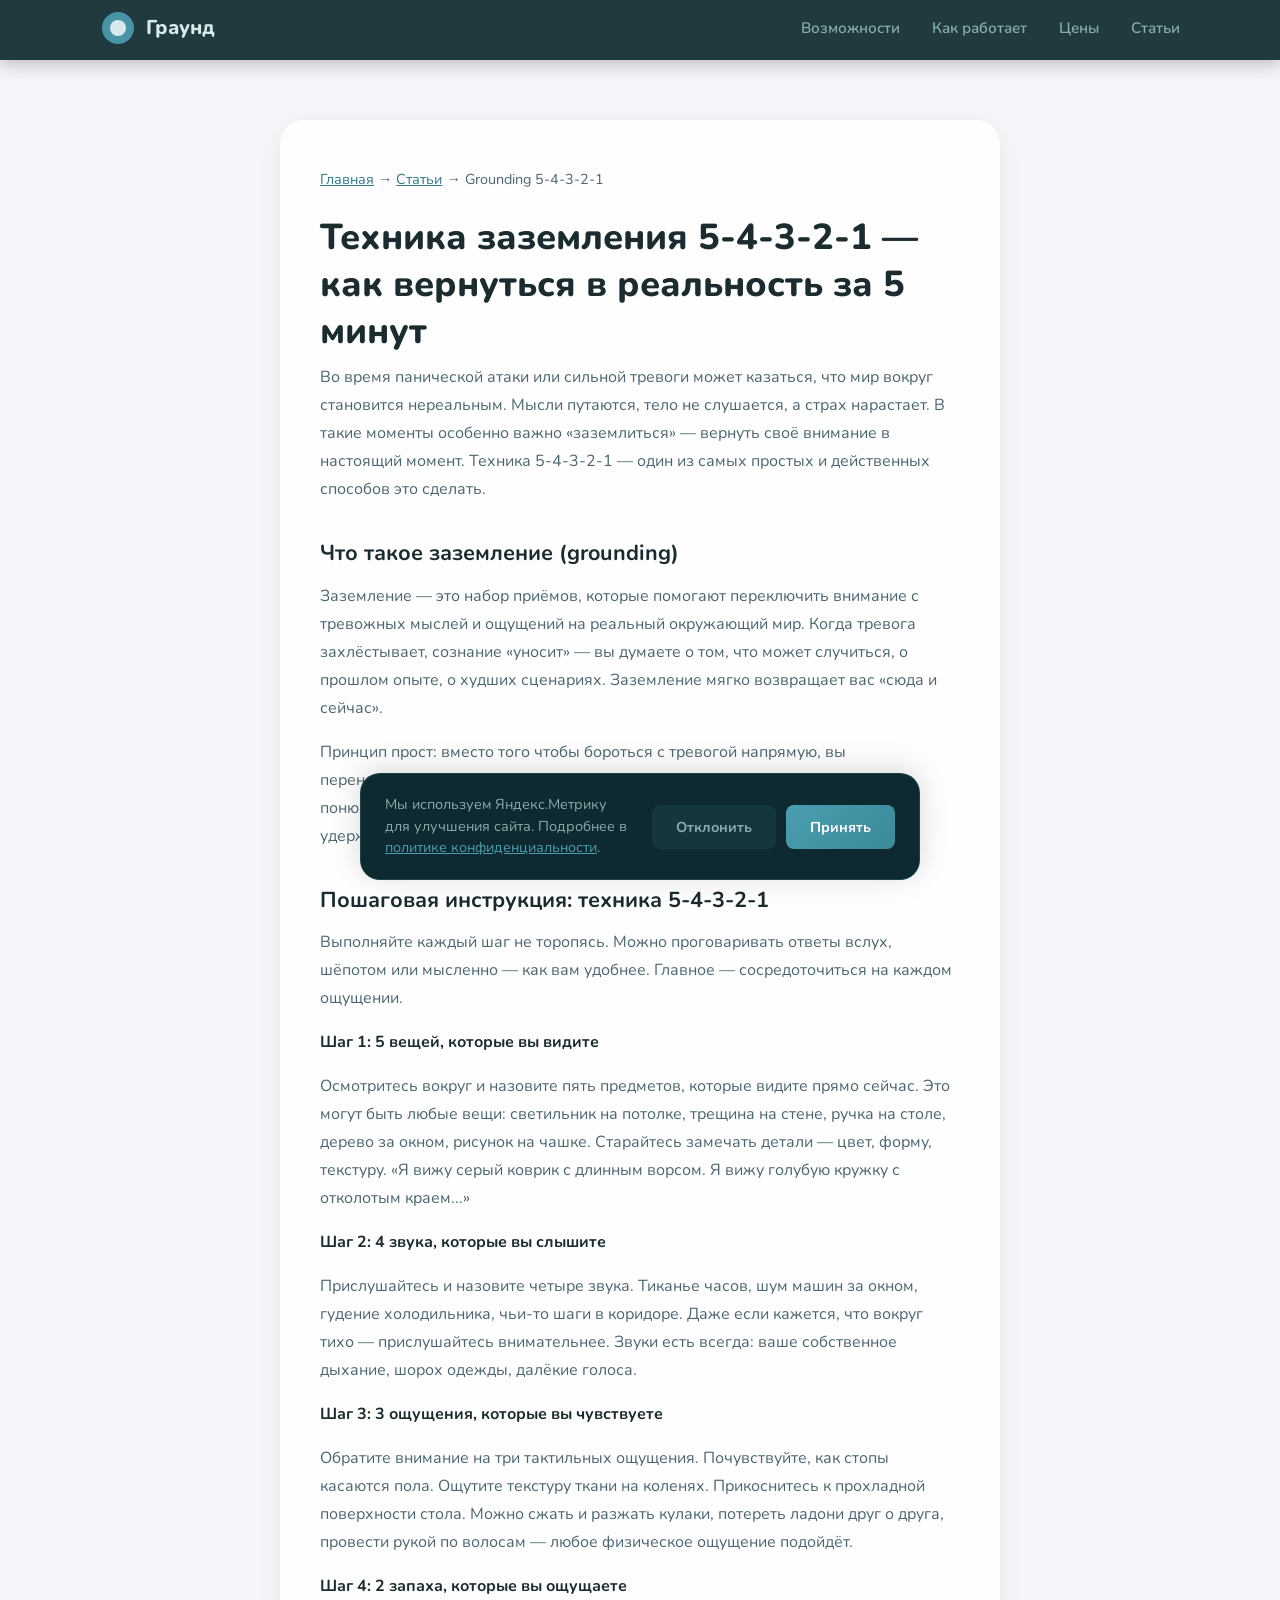
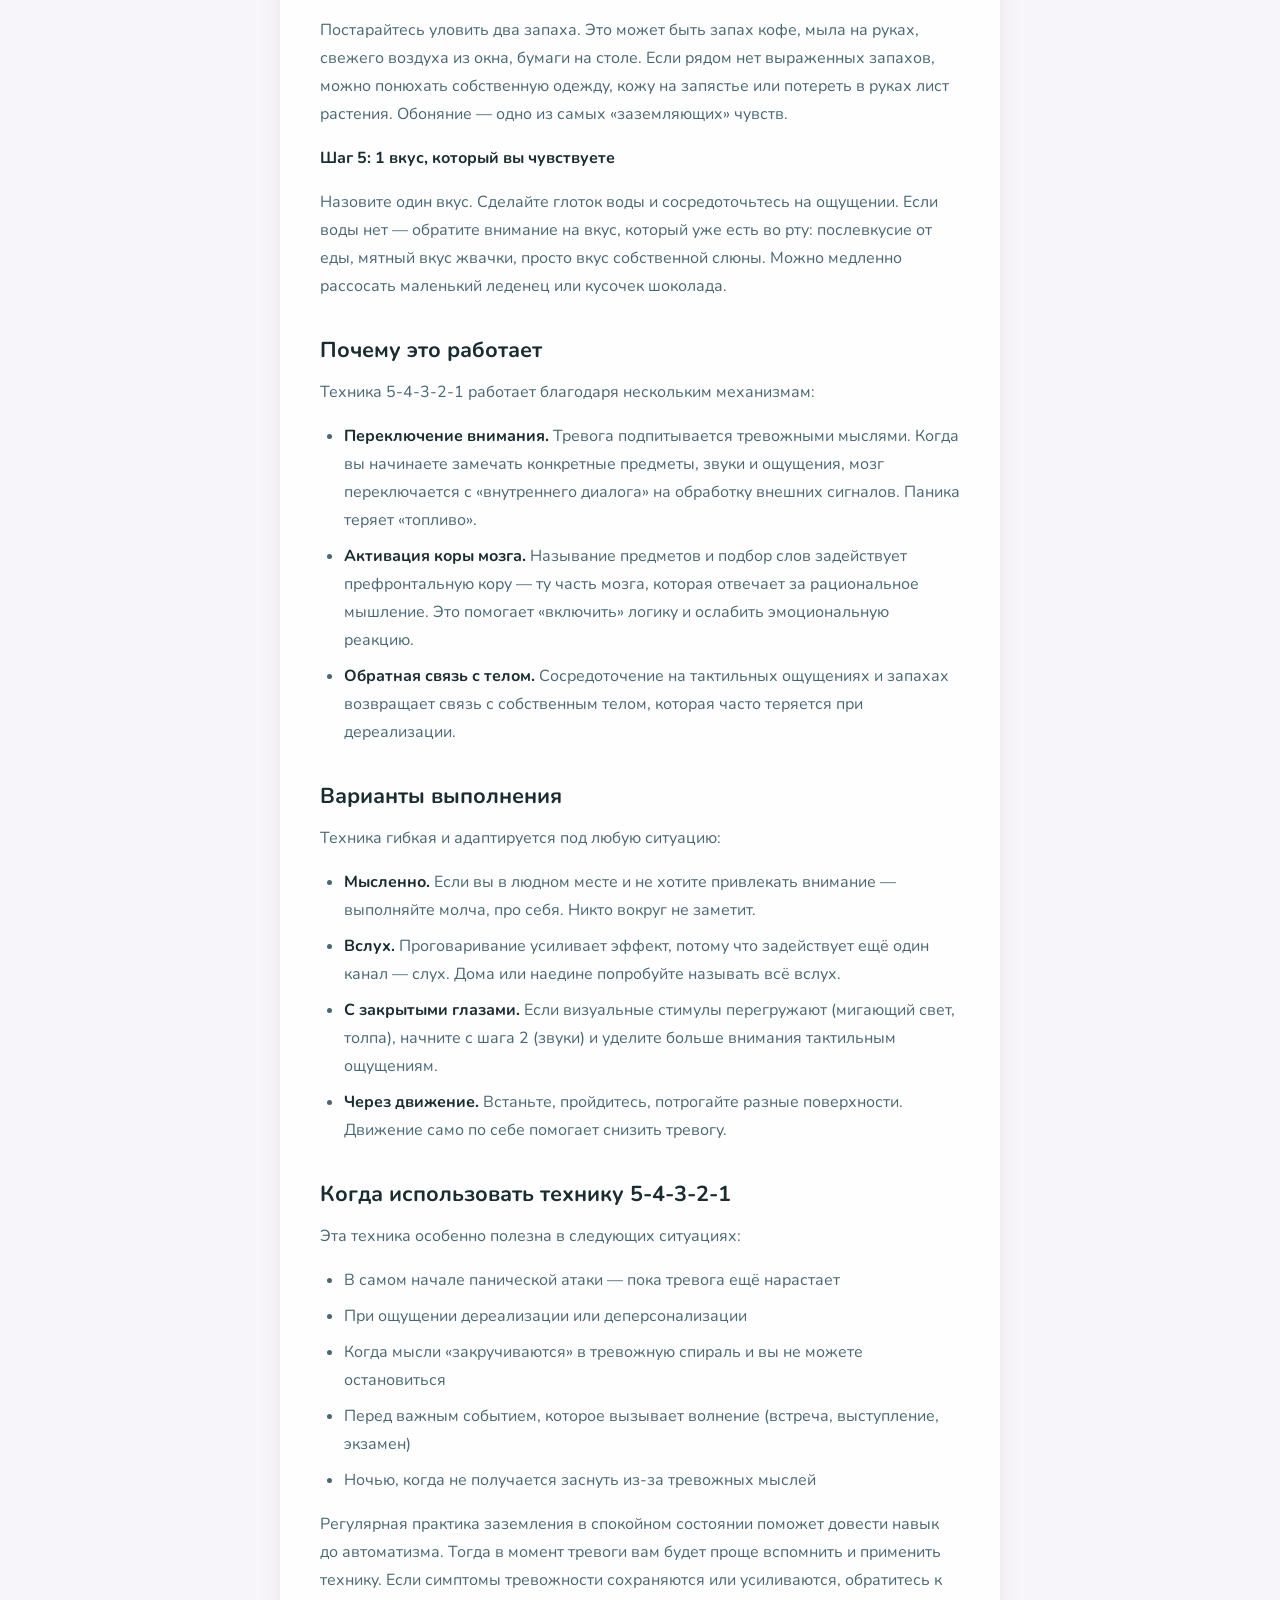
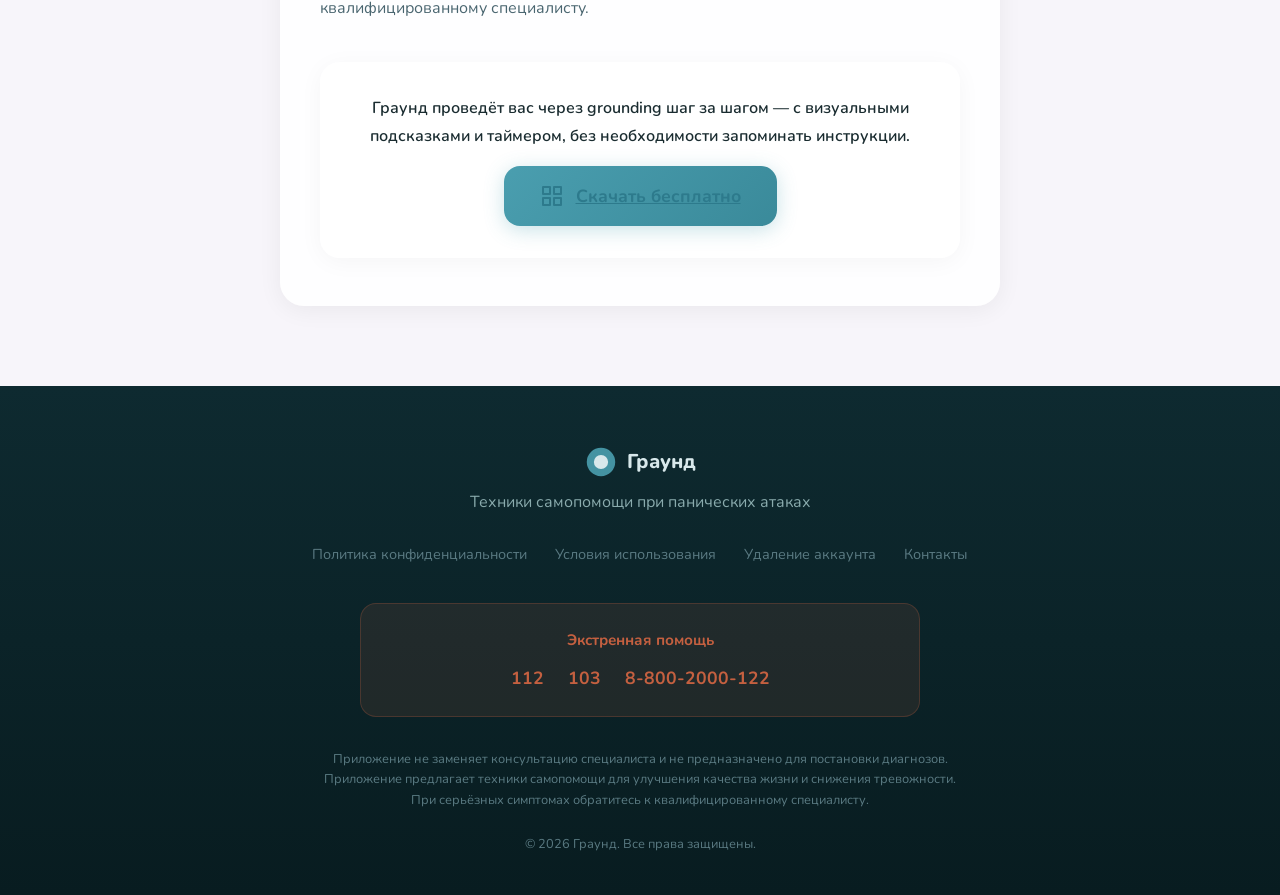
<file: articles/grounding-5-4-3-2-1.html>
<!DOCTYPE html>
<html lang="ru">
<head>
  <meta charset="UTF-8">
  <meta name="viewport" content="width=device-width, initial-scale=1.0">
  <title>Техника заземления 5-4-3-2-1 — как вернуться в реальность за 5 минут</title>
  <meta name="description" content="Grounding 5-4-3-2-1 — простая техника для снижения тревожности. Пошаговая инструкция: 5 вещей видите, 4 слышите, 3 ощущаете.">
  <meta name="keywords" content="grounding, заземление, 5-4-3-2-1, техника заземления, тревожность, паническая атака, самопомощь">

  <!-- Open Graph -->
  <meta property="og:title" content="Техника заземления 5-4-3-2-1 — как вернуться в реальность за 5 минут">
  <meta property="og:description" content="Grounding 5-4-3-2-1 — простая техника для снижения тревожности. Пошаговая инструкция: 5 вещей видите, 4 слышите, 3 ощущаете.">
  <meta property="og:type" content="article">
  <meta property="og:url" content="https://graund.space/articles/grounding-5-4-3-2-1.html">
  <meta property="og:locale" content="ru_RU">
  <meta property="og:image" content="https://graund.space/og-image.png">

  <!-- Google Fonts -->
  <link rel="preconnect" href="https://fonts.googleapis.com">
  <link rel="preconnect" href="https://fonts.gstatic.com" crossorigin>
  <link href="https://fonts.googleapis.com/css2?family=Nunito:wght@400;600;700;800&display=swap" rel="stylesheet">

  <!-- CSS -->
  <link rel="stylesheet" href="../css/style.css">
  <link rel="stylesheet" href="../css/animations.css">

  <!-- JSON-LD Article -->
  <script type="application/ld+json">
  {
    "@context": "https://schema.org",
    "@type": "Article",
    "headline": "Техника заземления 5-4-3-2-1 — как вернуться в реальность за 5 минут",
    "description": "Grounding 5-4-3-2-1 — простая техника для снижения тревожности. Пошаговая инструкция: 5 вещей видите, 4 слышите, 3 ощущаете.",
    "author": {
      "@type": "Organization",
      "name": "Граунд"
    },
    "publisher": {
      "@type": "Organization",
      "name": "Граунд",
      "url": "https://graund.space"
    },
    "mainEntityOfPage": "https://graund.space/articles/grounding-5-4-3-2-1.html",
    "datePublished": "2026-03-02",
    "dateModified": "2026-03-02",
    "inLanguage": "ru"
  }
  </script>

  <!-- Inline SVG Favicon -->
  <link rel="canonical" href="https://graund.space/articles/grounding-5-4-3-2-1.html">

  <link rel="icon" href="data:image/svg+xml,<svg xmlns='http://www.w3.org/2000/svg' viewBox='0 0 100 100'><circle cx='50' cy='50' r='45' fill='%230E2A30'/><circle cx='50' cy='50' r='28' fill='%234A9EAF' opacity='0.9'/><circle cx='50' cy='50' r='14' fill='%23D8E8EB'/></svg>" type="image/svg+xml">
</head>
<body>

  <!-- HEADER -->
  <header class="header scrolled">
    <div class="container">
      <a href="/" class="header__logo">
        <svg class="header__logo-icon" viewBox="0 0 36 36" fill="none" xmlns="http://www.w3.org/2000/svg">
          <circle cx="18" cy="18" r="16" fill="#4A9EAF" opacity="0.9"/>
          <circle cx="18" cy="18" r="8" fill="#D8E8EB"/>
        </svg>
        Граунд
      </a>

      <nav class="header__nav">
        <a href="/#features">Возможности</a>
        <a href="/#how-it-works">Как работает</a>
        <a href="/#pricing">Цены</a>
        <a href="/#articles">Статьи</a>
      </nav>

      <button class="burger" aria-label="Меню">
        <span></span>
        <span></span>
        <span></span>
      </button>
    </div>
  </header>

  <!-- ARTICLE -->
  <main class="article-page section-light">
    <article class="article-content">
      <nav class="article-breadcrumb">
        <a href="/">Главная</a> &rarr; <a href="/#articles">Статьи</a> &rarr; Grounding 5-4-3-2-1
      </nav>

      <h1>Техника заземления 5-4-3-2-1 — как вернуться в реальность за 5 минут</h1>

      <p>
        Во время панической атаки или сильной тревоги может казаться, что мир вокруг становится
        нереальным. Мысли путаются, тело не слушается, а страх нарастает. В такие моменты особенно
        важно «заземлиться» — вернуть своё внимание в настоящий момент. Техника 5-4-3-2-1 — один
        из самых простых и действенных способов это сделать.
      </p>

      <h2>Что такое заземление (grounding)</h2>

      <p>
        Заземление — это набор приёмов, которые помогают переключить внимание с тревожных мыслей
        и ощущений на реальный окружающий мир. Когда тревога захлёстывает, сознание «уносит» — вы
        думаете о том, что может случиться, о прошлом опыте, о худших сценариях. Заземление мягко
        возвращает вас «сюда и сейчас».
      </p>
      <p>
        Принцип прост: вместо того чтобы бороться с тревогой напрямую, вы перенаправляете внимание
        на то, что можете увидеть, услышать, потрогать, понюхать и попробовать на вкус. Органы чувств
        становятся «якорем», который удерживает вас в настоящем моменте.
      </p>

      <h2>Пошаговая инструкция: техника 5-4-3-2-1</h2>

      <p>
        Выполняйте каждый шаг не торопясь. Можно проговаривать ответы вслух, шёпотом или мысленно —
        как вам удобнее. Главное — сосредоточиться на каждом ощущении.
      </p>

      <p><strong>Шаг 1: 5 вещей, которые вы видите</strong></p>
      <p>
        Осмотритесь вокруг и назовите пять предметов, которые видите прямо сейчас. Это могут быть
        любые вещи: светильник на потолке, трещина на стене, ручка на столе, дерево за окном, рисунок
        на чашке. Старайтесь замечать детали — цвет, форму, текстуру. «Я вижу серый коврик с длинным
        ворсом. Я вижу голубую кружку с отколотым краем...»
      </p>

      <p><strong>Шаг 2: 4 звука, которые вы слышите</strong></p>
      <p>
        Прислушайтесь и назовите четыре звука. Тиканье часов, шум машин за окном, гудение
        холодильника, чьи-то шаги в коридоре. Даже если кажется, что вокруг тихо — прислушайтесь
        внимательнее. Звуки есть всегда: ваше собственное дыхание, шорох одежды, далёкие голоса.
      </p>

      <p><strong>Шаг 3: 3 ощущения, которые вы чувствуете</strong></p>
      <p>
        Обратите внимание на три тактильных ощущения. Почувствуйте, как стопы касаются пола. Ощутите
        текстуру ткани на коленях. Прикоснитесь к прохладной поверхности стола. Можно сжать и разжать
        кулаки, потереть ладони друг о друга, провести рукой по волосам — любое физическое ощущение
        подойдёт.
      </p>

      <p><strong>Шаг 4: 2 запаха, которые вы ощущаете</strong></p>
      <p>
        Постарайтесь уловить два запаха. Это может быть запах кофе, мыла на руках, свежего воздуха
        из окна, бумаги на столе. Если рядом нет выраженных запахов, можно понюхать собственную
        одежду, кожу на запястье или потереть в руках лист растения. Обоняние — одно из самых
        «заземляющих» чувств.
      </p>

      <p><strong>Шаг 5: 1 вкус, который вы чувствуете</strong></p>
      <p>
        Назовите один вкус. Сделайте глоток воды и сосредоточьтесь на ощущении. Если воды нет —
        обратите внимание на вкус, который уже есть во рту: послевкусие от еды, мятный вкус
        жвачки, просто вкус собственной слюны. Можно медленно рассосать маленький леденец или
        кусочек шоколада.
      </p>

      <h2>Почему это работает</h2>

      <p>
        Техника 5-4-3-2-1 работает благодаря нескольким механизмам:
      </p>
      <ul>
        <li><strong>Переключение внимания.</strong> Тревога подпитывается тревожными мыслями. Когда вы начинаете замечать конкретные предметы, звуки и ощущения, мозг переключается с «внутреннего диалога» на обработку внешних сигналов. Паника теряет «топливо».</li>
        <li><strong>Активация коры мозга.</strong> Называние предметов и подбор слов задействует префронтальную кору — ту часть мозга, которая отвечает за рациональное мышление. Это помогает «включить» логику и ослабить эмоциональную реакцию.</li>
        <li><strong>Обратная связь с телом.</strong> Сосредоточение на тактильных ощущениях и запахах возвращает связь с собственным телом, которая часто теряется при дереализации.</li>
      </ul>

      <h2>Варианты выполнения</h2>

      <p>Техника гибкая и адаптируется под любую ситуацию:</p>
      <ul>
        <li><strong>Мысленно.</strong> Если вы в людном месте и не хотите привлекать внимание — выполняйте молча, про себя. Никто вокруг не заметит.</li>
        <li><strong>Вслух.</strong> Проговаривание усиливает эффект, потому что задействует ещё один канал — слух. Дома или наедине попробуйте называть всё вслух.</li>
        <li><strong>С закрытыми глазами.</strong> Если визуальные стимулы перегружают (мигающий свет, толпа), начните с шага 2 (звуки) и уделите больше внимания тактильным ощущениям.</li>
        <li><strong>Через движение.</strong> Встаньте, пройдитесь, потрогайте разные поверхности. Движение само по себе помогает снизить тревогу.</li>
      </ul>

      <h2>Когда использовать технику 5-4-3-2-1</h2>

      <p>
        Эта техника особенно полезна в следующих ситуациях:
      </p>
      <ul>
        <li>В самом начале панической атаки — пока тревога ещё нарастает</li>
        <li>При ощущении дереализации или деперсонализации</li>
        <li>Когда мысли «закручиваются» в тревожную спираль и вы не можете остановиться</li>
        <li>Перед важным событием, которое вызывает волнение (встреча, выступление, экзамен)</li>
        <li>Ночью, когда не получается заснуть из-за тревожных мыслей</li>
      </ul>

      <p>
        Регулярная практика заземления в спокойном состоянии поможет довести навык до автоматизма.
        Тогда в момент тревоги вам будет проще вспомнить и применить технику. Если симптомы
        тревожности сохраняются или усиливаются, обратитесь к квалифицированному специалисту.
      </p>

      <!-- CTA -->
      <div class="article-cta">
        <p>Граунд проведёт вас через grounding шаг за шагом — с визуальными подсказками и таймером, без необходимости запоминать инструкции.</p>
        <a href="/#hero" class="cta-button">
          <svg viewBox="0 0 24 24" fill="none" stroke="currentColor" stroke-width="2" stroke-linecap="round" stroke-linejoin="round">
            <rect x="3" y="3" width="7" height="7"/>
            <rect x="14" y="3" width="7" height="7"/>
            <rect x="3" y="14" width="7" height="7"/>
            <rect x="14" y="14" width="7" height="7"/>
          </svg>
          Скачать бесплатно
        </a>
      </div>
    </article>
  </main>

  <!-- FOOTER -->
  <footer class="footer section-dark" id="footer">
    <div class="container">
      <div class="footer__logo">
        <svg viewBox="0 0 36 36" fill="none" xmlns="http://www.w3.org/2000/svg">
          <circle cx="18" cy="18" r="16" fill="#4A9EAF" opacity="0.9"/>
          <circle cx="18" cy="18" r="8" fill="#D8E8EB"/>
        </svg>
        Граунд
      </div>

      <p class="footer__tagline">Техники самопомощи при панических атаках</p>

      <div class="footer__links">
        <a href="/privacy.html">Политика конфиденциальности</a>
        <a href="/terms.html">Условия использования</a>
        <a href="/delete-account.html">Удаление аккаунта</a>
        <a href="mailto:graundsupport@gmail.com">Контакты</a>
      </div>

      <div class="footer__emergency">
        <div class="footer__emergency-title">Экстренная помощь</div>
        <div class="footer__emergency-numbers">
          <a href="tel:112">112</a>
          <a href="tel:103">103</a>
          <a href="tel:88002000122">8-800-2000-122</a>
        </div>
      </div>

      <p class="footer__disclaimer">
        Приложение не заменяет консультацию специалиста и не предназначено для постановки диагнозов.
        Приложение предлагает техники самопомощи для улучшения качества жизни
        и снижения тревожности. При серьёзных симптомах обратитесь к квалифицированному специалисту.
      </p>

      <p class="footer__copyright">&copy; 2026 Граунд. Все права защищены.</p>
    </div>
  </footer>

  <!-- Cookie Consent -->
  <div id="cookie-consent-banner" class="cookie-consent" role="dialog" aria-label="Согласие на cookie">
    <div class="cookie-consent__inner">
      <p class="cookie-consent__text">
        Мы используем Яндекс.Метрику для улучшения сайта.
        Подробнее в <a href="/privacy.html#cookies">политике конфиденциальности</a>.
      </p>
      <div class="cookie-consent__buttons">
        <button id="cookie-reject" class="cookie-consent__btn cookie-consent__btn--reject">Отклонить</button>
        <button id="cookie-accept" class="cookie-consent__btn cookie-consent__btn--accept">Принять</button>
      </div>
    </div>
  </div>

  <!-- JavaScript -->
  <script src="../js/cookie-consent.js"></script>
  <script src="../js/main.js"></script>
</body>
</html>
</file>
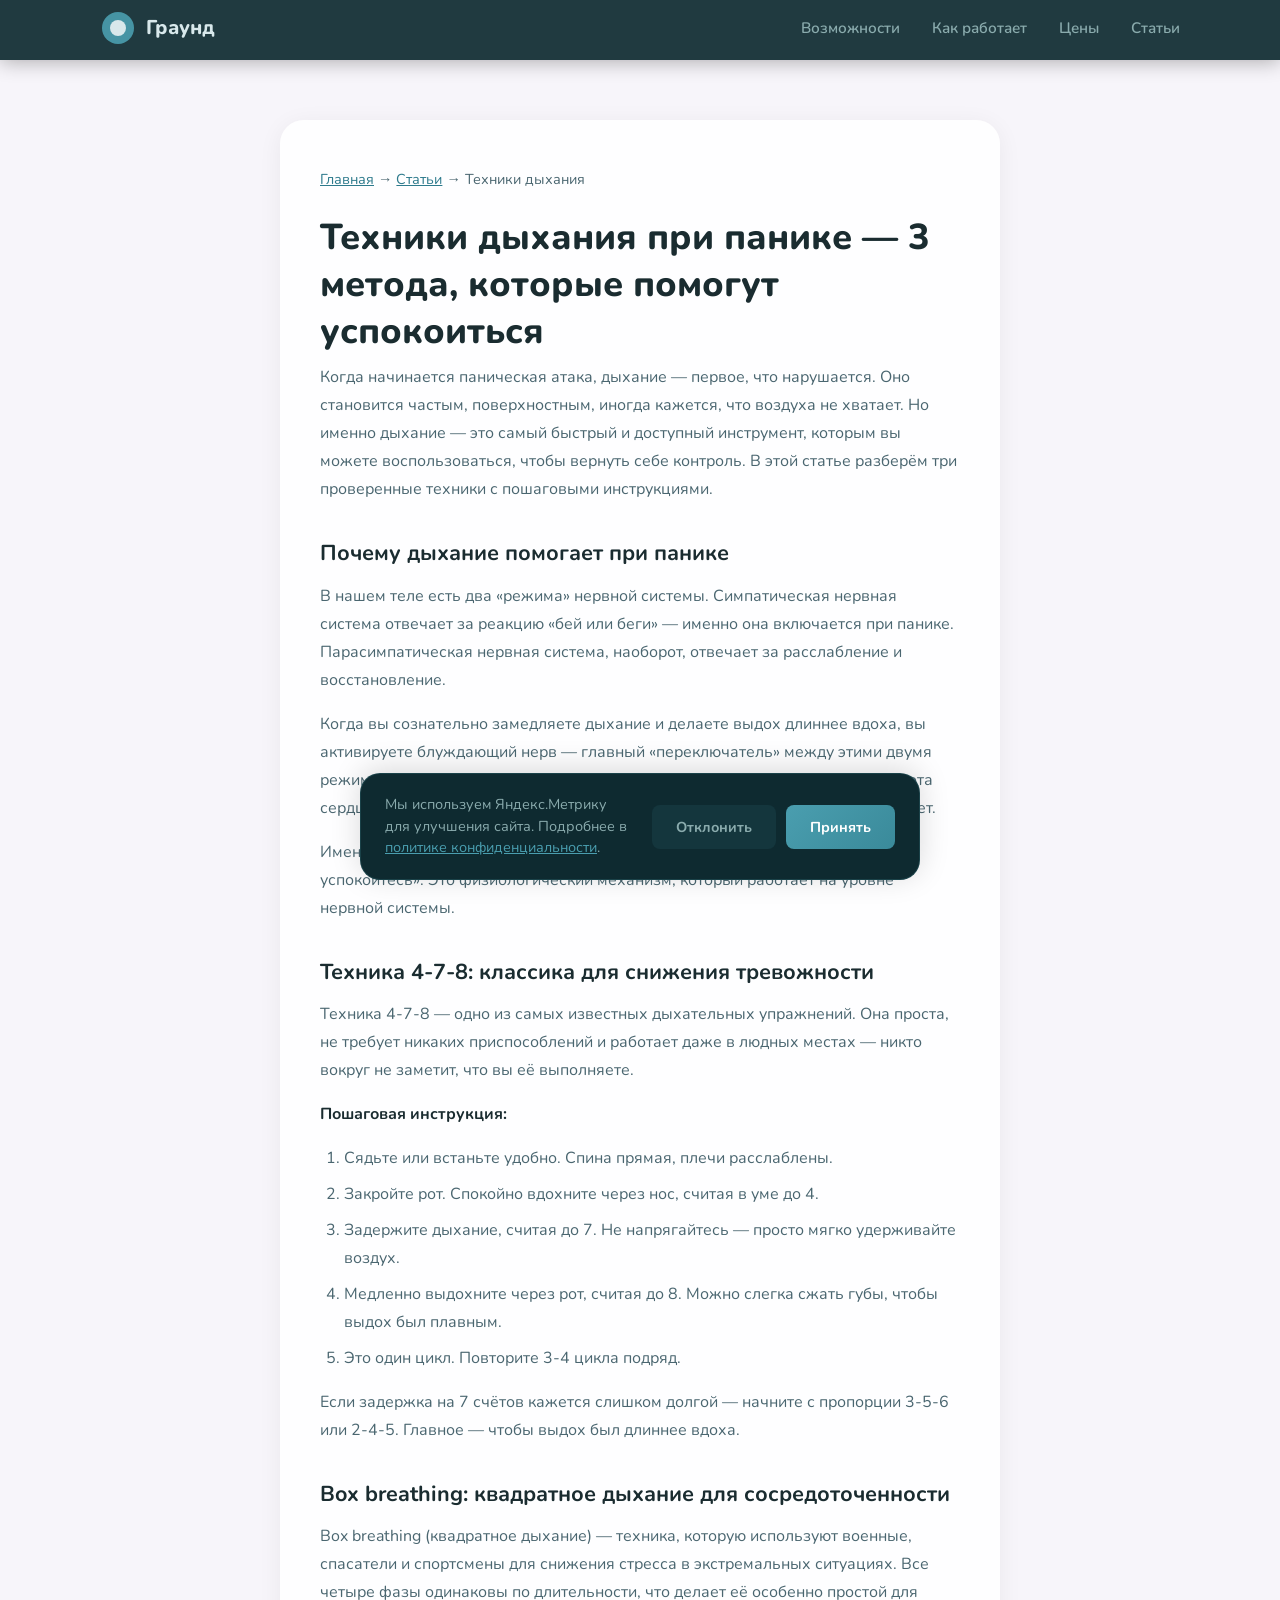
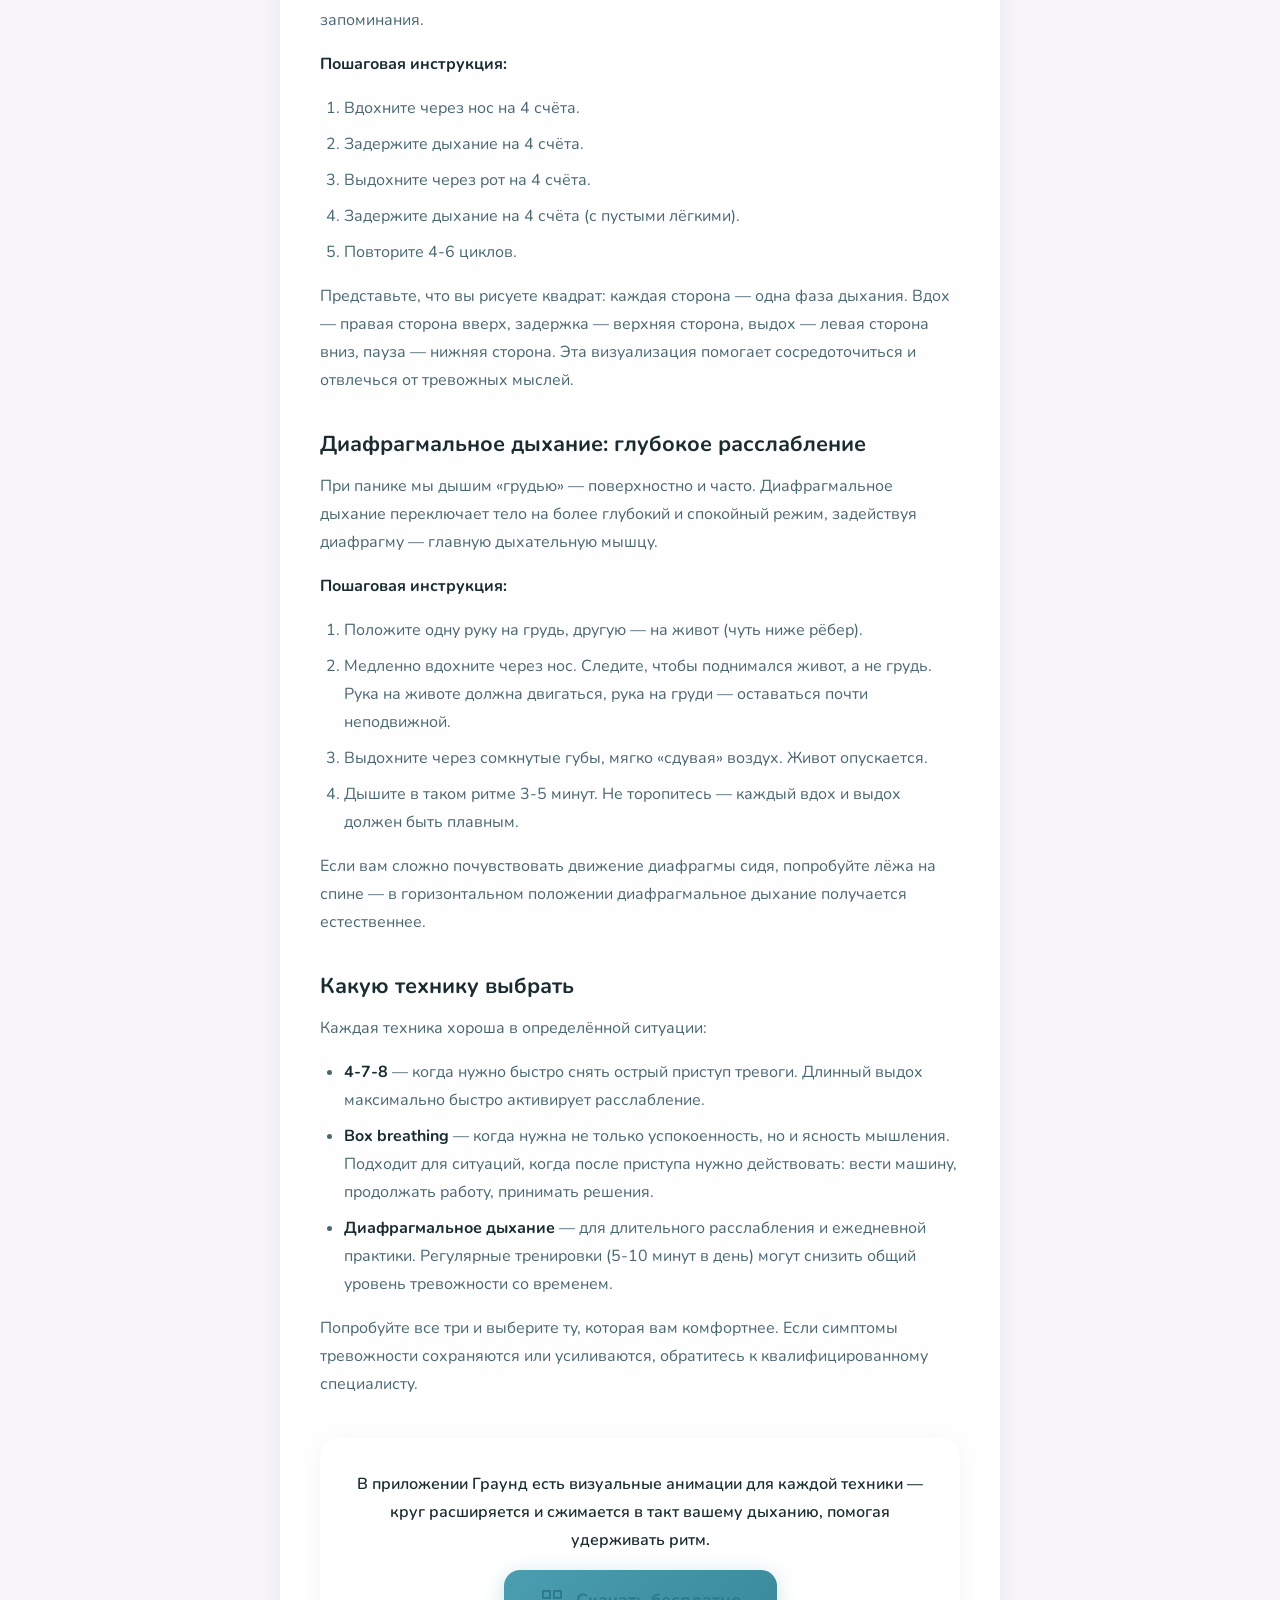
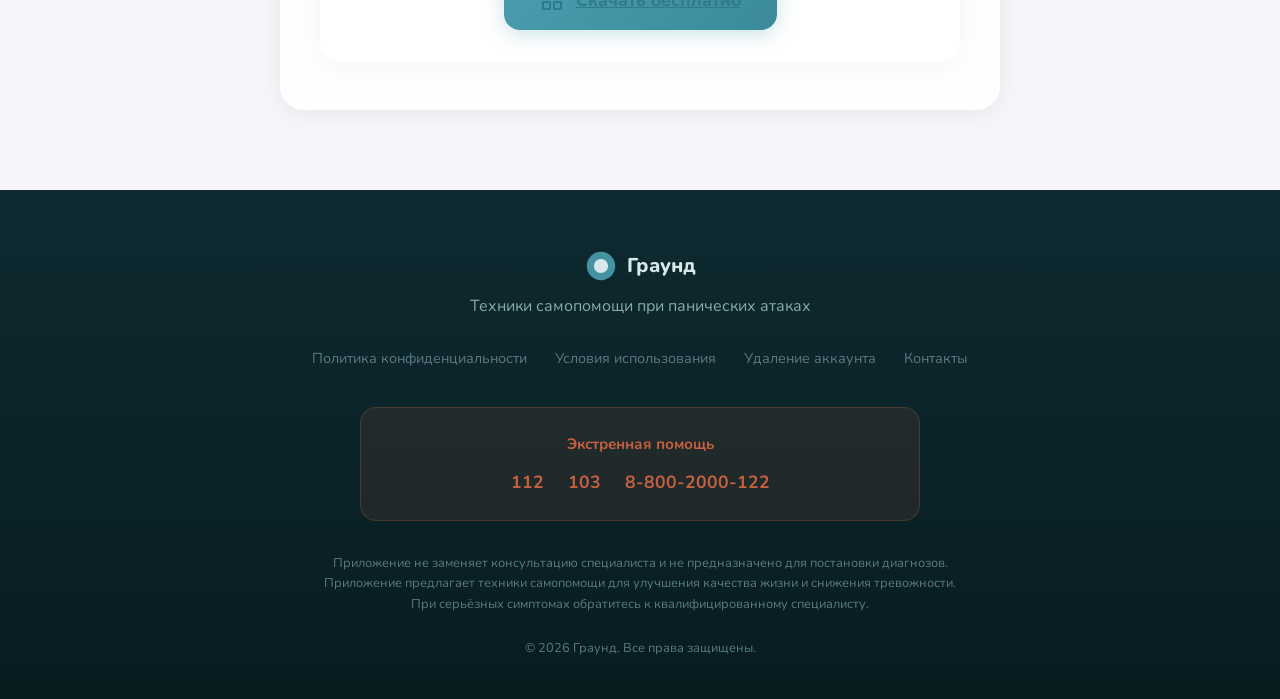
<file: articles/tehniki-dyhania-pri-panike.html>
<!DOCTYPE html>
<html lang="ru">
<head>
  <meta charset="UTF-8">
  <meta name="viewport" content="width=device-width, initial-scale=1.0">
  <title>Техники дыхания при панике — 3 метода, которые помогут успокоиться</title>
  <meta name="description" content="Дыхание 4-7-8, box breathing и диафрагмальное дыхание при панической атаке. Пошаговые инструкции для каждой техники.">
  <meta name="keywords" content="дыхание при панике, техника 4-7-8, box breathing, диафрагмальное дыхание, дыхательные упражнения, тревожность">

  <!-- Open Graph -->
  <meta property="og:title" content="Техники дыхания при панике — 3 метода, которые помогут успокоиться">
  <meta property="og:description" content="Дыхание 4-7-8, box breathing и диафрагмальное дыхание при панической атаке. Пошаговые инструкции для каждой техники.">
  <meta property="og:type" content="article">
  <meta property="og:url" content="https://graund.space/articles/tehniki-dyhania-pri-panike.html">
  <meta property="og:locale" content="ru_RU">
  <meta property="og:image" content="https://graund.space/og-image.png">

  <!-- Google Fonts -->
  <link rel="preconnect" href="https://fonts.googleapis.com">
  <link rel="preconnect" href="https://fonts.gstatic.com" crossorigin>
  <link href="https://fonts.googleapis.com/css2?family=Nunito:wght@400;600;700;800&display=swap" rel="stylesheet">

  <!-- CSS -->
  <link rel="stylesheet" href="../css/style.css">
  <link rel="stylesheet" href="../css/animations.css">

  <!-- JSON-LD Article -->
  <script type="application/ld+json">
  {
    "@context": "https://schema.org",
    "@type": "Article",
    "headline": "Техники дыхания при панике — 3 метода, которые помогут успокоиться",
    "description": "Дыхание 4-7-8, box breathing и диафрагмальное дыхание при панической атаке. Пошаговые инструкции для каждой техники.",
    "author": {
      "@type": "Organization",
      "name": "Граунд"
    },
    "publisher": {
      "@type": "Organization",
      "name": "Граунд",
      "url": "https://graund.space"
    },
    "mainEntityOfPage": "https://graund.space/articles/tehniki-dyhania-pri-panike.html",
    "datePublished": "2026-03-02",
    "dateModified": "2026-03-02",
    "inLanguage": "ru"
  }
  </script>

  <!-- Inline SVG Favicon -->
  <link rel="canonical" href="https://graund.space/articles/tehniki-dyhania-pri-panike.html">

  <link rel="icon" href="data:image/svg+xml,<svg xmlns='http://www.w3.org/2000/svg' viewBox='0 0 100 100'><circle cx='50' cy='50' r='45' fill='%230E2A30'/><circle cx='50' cy='50' r='28' fill='%234A9EAF' opacity='0.9'/><circle cx='50' cy='50' r='14' fill='%23D8E8EB'/></svg>" type="image/svg+xml">
</head>
<body>

  <!-- HEADER -->
  <header class="header scrolled">
    <div class="container">
      <a href="/" class="header__logo">
        <svg class="header__logo-icon" viewBox="0 0 36 36" fill="none" xmlns="http://www.w3.org/2000/svg">
          <circle cx="18" cy="18" r="16" fill="#4A9EAF" opacity="0.9"/>
          <circle cx="18" cy="18" r="8" fill="#D8E8EB"/>
        </svg>
        Граунд
      </a>

      <nav class="header__nav">
        <a href="/#features">Возможности</a>
        <a href="/#how-it-works">Как работает</a>
        <a href="/#pricing">Цены</a>
        <a href="/#articles">Статьи</a>
      </nav>

      <button class="burger" aria-label="Меню">
        <span></span>
        <span></span>
        <span></span>
      </button>
    </div>
  </header>

  <!-- ARTICLE -->
  <main class="article-page section-light">
    <article class="article-content">
      <nav class="article-breadcrumb">
        <a href="/">Главная</a> &rarr; <a href="/#articles">Статьи</a> &rarr; Техники дыхания
      </nav>

      <h1>Техники дыхания при панике — 3 метода, которые помогут успокоиться</h1>

      <p>
        Когда начинается паническая атака, дыхание — первое, что нарушается. Оно становится частым,
        поверхностным, иногда кажется, что воздуха не хватает. Но именно дыхание — это самый быстрый
        и доступный инструмент, которым вы можете воспользоваться, чтобы вернуть себе контроль.
        В этой статье разберём три проверенные техники с пошаговыми инструкциями.
      </p>

      <h2>Почему дыхание помогает при панике</h2>

      <p>
        В нашем теле есть два «режима» нервной системы. Симпатическая нервная система отвечает за
        реакцию «бей или беги» — именно она включается при панике. Парасимпатическая нервная система,
        наоборот, отвечает за расслабление и восстановление.
      </p>
      <p>
        Когда вы сознательно замедляете дыхание и делаете выдох длиннее вдоха, вы активируете
        блуждающий нерв — главный «переключатель» между этими двумя режимами. Тело получает сигнал:
        «опасности нет, можно расслабиться». Частота сердцебиения снижается, мышцы расслабляются,
        тревога постепенно отступает.
      </p>
      <p>
        Именно поэтому дыхательные упражнения — это не просто «подышите и успокойтесь». Это
        физиологический механизм, который работает на уровне нервной системы.
      </p>

      <h2>Техника 4-7-8: классика для снижения тревожности</h2>

      <p>
        Техника 4-7-8 — одно из самых известных дыхательных упражнений. Она проста, не требует
        никаких приспособлений и работает даже в людных местах — никто вокруг не заметит, что вы
        её выполняете.
      </p>

      <p><strong>Пошаговая инструкция:</strong></p>
      <ol>
        <li>Сядьте или встаньте удобно. Спина прямая, плечи расслаблены.</li>
        <li>Закройте рот. Спокойно вдохните через нос, считая в уме до 4.</li>
        <li>Задержите дыхание, считая до 7. Не напрягайтесь — просто мягко удерживайте воздух.</li>
        <li>Медленно выдохните через рот, считая до 8. Можно слегка сжать губы, чтобы выдох был плавным.</li>
        <li>Это один цикл. Повторите 3-4 цикла подряд.</li>
      </ol>

      <p>
        Если задержка на 7 счётов кажется слишком долгой — начните с пропорции 3-5-6 или 2-4-5.
        Главное — чтобы выдох был длиннее вдоха.
      </p>

      <h2>Box breathing: квадратное дыхание для сосредоточенности</h2>

      <p>
        Box breathing (квадратное дыхание) — техника, которую используют военные, спасатели и
        спортсмены для снижения стресса в экстремальных ситуациях. Все четыре фазы одинаковы по
        длительности, что делает её особенно простой для запоминания.
      </p>

      <p><strong>Пошаговая инструкция:</strong></p>
      <ol>
        <li>Вдохните через нос на 4 счёта.</li>
        <li>Задержите дыхание на 4 счёта.</li>
        <li>Выдохните через рот на 4 счёта.</li>
        <li>Задержите дыхание на 4 счёта (с пустыми лёгкими).</li>
        <li>Повторите 4-6 циклов.</li>
      </ol>

      <p>
        Представьте, что вы рисуете квадрат: каждая сторона — одна фаза дыхания. Вдох — правая
        сторона вверх, задержка — верхняя сторона, выдох — левая сторона вниз, пауза — нижняя
        сторона. Эта визуализация помогает сосредоточиться и отвлечься от тревожных мыслей.
      </p>

      <h2>Диафрагмальное дыхание: глубокое расслабление</h2>

      <p>
        При панике мы дышим «грудью» — поверхностно и часто. Диафрагмальное дыхание переключает
        тело на более глубокий и спокойный режим, задействуя диафрагму — главную дыхательную мышцу.
      </p>

      <p><strong>Пошаговая инструкция:</strong></p>
      <ol>
        <li>Положите одну руку на грудь, другую — на живот (чуть ниже рёбер).</li>
        <li>Медленно вдохните через нос. Следите, чтобы поднимался живот, а не грудь. Рука на животе должна двигаться, рука на груди — оставаться почти неподвижной.</li>
        <li>Выдохните через сомкнутые губы, мягко «сдувая» воздух. Живот опускается.</li>
        <li>Дышите в таком ритме 3-5 минут. Не торопитесь — каждый вдох и выдох должен быть плавным.</li>
      </ol>

      <p>
        Если вам сложно почувствовать движение диафрагмы сидя, попробуйте лёжа на спине — в
        горизонтальном положении диафрагмальное дыхание получается естественнее.
      </p>

      <h2>Какую технику выбрать</h2>

      <p>Каждая техника хороша в определённой ситуации:</p>
      <ul>
        <li><strong>4-7-8</strong> — когда нужно быстро снять острый приступ тревоги. Длинный выдох максимально быстро активирует расслабление.</li>
        <li><strong>Box breathing</strong> — когда нужна не только успокоенность, но и ясность мышления. Подходит для ситуаций, когда после приступа нужно действовать: вести машину, продолжать работу, принимать решения.</li>
        <li><strong>Диафрагмальное дыхание</strong> — для длительного расслабления и ежедневной практики. Регулярные тренировки (5-10 минут в день) могут снизить общий уровень тревожности со временем.</li>
      </ul>

      <p>
        Попробуйте все три и выберите ту, которая вам комфортнее. Если симптомы тревожности сохраняются
        или усиливаются, обратитесь к квалифицированному специалисту.
      </p>

      <!-- CTA -->
      <div class="article-cta">
        <p>В приложении Граунд есть визуальные анимации для каждой техники — круг расширяется и сжимается в такт вашему дыханию, помогая удерживать ритм.</p>
        <a href="/#hero" class="cta-button">
          <svg viewBox="0 0 24 24" fill="none" stroke="currentColor" stroke-width="2" stroke-linecap="round" stroke-linejoin="round">
            <rect x="3" y="3" width="7" height="7"/>
            <rect x="14" y="3" width="7" height="7"/>
            <rect x="3" y="14" width="7" height="7"/>
            <rect x="14" y="14" width="7" height="7"/>
          </svg>
          Скачать бесплатно
        </a>
      </div>
    </article>
  </main>

  <!-- FOOTER -->
  <footer class="footer section-dark" id="footer">
    <div class="container">
      <div class="footer__logo">
        <svg viewBox="0 0 36 36" fill="none" xmlns="http://www.w3.org/2000/svg">
          <circle cx="18" cy="18" r="16" fill="#4A9EAF" opacity="0.9"/>
          <circle cx="18" cy="18" r="8" fill="#D8E8EB"/>
        </svg>
        Граунд
      </div>

      <p class="footer__tagline">Техники самопомощи при панических атаках</p>

      <div class="footer__links">
        <a href="/privacy.html">Политика конфиденциальности</a>
        <a href="/terms.html">Условия использования</a>
        <a href="/delete-account.html">Удаление аккаунта</a>
        <a href="mailto:graundsupport@gmail.com">Контакты</a>
      </div>

      <div class="footer__emergency">
        <div class="footer__emergency-title">Экстренная помощь</div>
        <div class="footer__emergency-numbers">
          <a href="tel:112">112</a>
          <a href="tel:103">103</a>
          <a href="tel:88002000122">8-800-2000-122</a>
        </div>
      </div>

      <p class="footer__disclaimer">
        Приложение не заменяет консультацию специалиста и не предназначено для постановки диагнозов.
        Приложение предлагает техники самопомощи для улучшения качества жизни
        и снижения тревожности. При серьёзных симптомах обратитесь к квалифицированному специалисту.
      </p>

      <p class="footer__copyright">&copy; 2026 Граунд. Все права защищены.</p>
    </div>
  </footer>

  <!-- Cookie Consent -->
  <div id="cookie-consent-banner" class="cookie-consent" role="dialog" aria-label="Согласие на cookie">
    <div class="cookie-consent__inner">
      <p class="cookie-consent__text">
        Мы используем Яндекс.Метрику для улучшения сайта.
        Подробнее в <a href="/privacy.html#cookies">политике конфиденциальности</a>.
      </p>
      <div class="cookie-consent__buttons">
        <button id="cookie-reject" class="cookie-consent__btn cookie-consent__btn--reject">Отклонить</button>
        <button id="cookie-accept" class="cookie-consent__btn cookie-consent__btn--accept">Принять</button>
      </div>
    </div>
  </div>

  <!-- JavaScript -->
  <script src="../js/cookie-consent.js"></script>
  <script src="../js/main.js"></script>
</body>
</html>
</file>
<file: css/style.css>
/* ========================================
   Граунд — Landing Page Styles
   ======================================== */

/* --- Design Tokens --- */
:root {
  /* Dark palette */
  --dark-bg: #0E2A30;
  --dark-bg-deep: #081C20;
  --dark-surface: #162428;
  --dark-accent: #4A9EAF;
  --dark-text: #D8E8EB;
  --dark-text-secondary: #8AABAD;
  --dark-text-tertiary: #5A7A82;

  /* Light palette */
  --light-bg: #F7F5FA;
  --light-surface: #F9FAFA;
  --light-card: rgba(255, 255, 255, 0.92);
  --light-accent: #2D7A8C;
  --light-text: #1A2C30;
  --light-text-secondary: #4A6670;

  /* SOS */
  --sos-start: #C46040;
  --sos-end: #993D20;
  --sos-glow: rgba(160, 70, 35, 0.5);

  /* Semantic */
  --success: #4DAA94;
  --warning: #E8A44A;

  /* Feature accents */
  --feat-cbt: #2D7A8C;
  --feat-breathing: #4A9EAF;
  --feat-diary: #3D8A78;
  --feat-grounding: #5A8A6A;
  --feat-offline: #5A7A9A;
  --feat-gamification: #B8860B;

  /* Typography */
  --font-family: 'Nunito', sans-serif;

  /* Radii */
  --radius-sm: 8px;
  --radius-md: 16px;
  --radius-lg: 20px;
  --radius-xl: 24px;

  /* Transitions */
  --transition-fast: 200ms ease;
  --transition-normal: 300ms ease;
  --transition-slow: 500ms ease;

  /* Layout */
  --max-width: 1200px;
}

/* --- CSS Reset --- */
*,
*::before,
*::after {
  box-sizing: border-box;
  margin: 0;
  padding: 0;
}

html {
  scroll-behavior: smooth;
  scroll-padding-top: 80px;
  overflow-x: hidden;
}

body {
  font-family: var(--font-family);
  font-weight: 400;
  line-height: 1.6;
  color: var(--light-text);
  background: var(--light-bg);
  overflow-x: hidden;
  -webkit-font-smoothing: antialiased;
  -moz-osx-font-smoothing: grayscale;
}

img {
  max-width: 100%;
  height: auto;
  display: block;
}

a {
  color: inherit;
  text-decoration: none;
}

ul, ol {
  list-style: none;
}

button {
  font-family: inherit;
  cursor: pointer;
  border: none;
  background: none;
}

/* --- Utility Classes --- */
.container {
  width: 100%;
  max-width: var(--max-width);
  margin: 0 auto;
  padding: 0 20px;
}

@media (min-width: 768px) {
  .container {
    padding: 0 40px;
  }
}

.section-dark {
  background: linear-gradient(180deg, var(--dark-bg) 0%, var(--dark-bg-deep) 100%);
  color: var(--dark-text);
}

.section-light {
  background: var(--light-bg);
  color: var(--light-text);
}

.fade-in {
  opacity: 0;
  transform: translateY(30px);
  transition: opacity var(--transition-slow), transform var(--transition-slow);
}

.fade-in.visible {
  opacity: 1;
  transform: translateY(0);
}

/* --- Focus Visible --- */
:focus-visible {
  outline: 2px solid var(--dark-accent);
  outline-offset: 2px;
}

.cta-button:focus-visible {
  box-shadow: 0 0 0 3px rgba(74, 158, 175, 0.5);
}

.cookie-consent__btn:focus-visible {
  box-shadow: 0 0 0 3px rgba(74, 158, 175, 0.5);
}

.header__nav a:focus-visible {
  outline-offset: 4px;
}

.footer__emergency-numbers a:focus-visible {
  outline-color: var(--sos-start);
}

/* --- Reduced Motion --- */
@media (prefers-reduced-motion: reduce) {
  *,
  *::before,
  *::after {
    animation-duration: 0.01ms !important;
    animation-iteration-count: 1 !important;
    transition-duration: 0.01ms !important;
  }

  html {
    scroll-behavior: auto;
  }

  .fade-in {
    opacity: 1;
    transform: none;
    transition: none;
  }
}

/* ========================================
   1. HEADER
   ======================================== */
.header {
  position: fixed;
  top: 0;
  left: 0;
  right: 0;
  z-index: 1000;
  padding: 16px 0;
  min-height: 60px;
  transition: background var(--transition-normal),
              box-shadow var(--transition-normal),
              padding var(--transition-normal);
}

.header.scrolled {
  background: rgba(14, 42, 48, 0.92);
  backdrop-filter: blur(12px);
  -webkit-backdrop-filter: blur(12px);
  box-shadow: 0 2px 20px rgba(0, 0, 0, 0.3);
  padding: 10px 0;
}

.header .container {
  display: flex;
  align-items: center;
  justify-content: space-between;
}

.header__logo {
  display: flex;
  align-items: center;
  gap: 10px;
  font-size: 1.25rem;
  font-weight: 800;
  color: var(--dark-text);
  z-index: 1001;
}

.header__logo-icon {
  width: 36px;
  height: 36px;
}

.beta-badge {
  font-size: 0.6rem;
  font-weight: 700;
  text-transform: uppercase;
  letter-spacing: 0.08em;
  background: var(--sos-start);
  color: #fff;
  padding: 2px 8px;
  border-radius: 6px;
  line-height: 1.4;
}

.header__nav {
  display: flex;
  align-items: center;
  gap: 32px;
}

.header__nav a {
  color: var(--dark-text-secondary);
  font-weight: 600;
  font-size: 0.95rem;
  transition: color var(--transition-fast);
  position: relative;
}

.header__nav a::after {
  content: '';
  position: absolute;
  bottom: -4px;
  left: 0;
  width: 0;
  height: 2px;
  background: var(--dark-accent);
  transition: width var(--transition-normal);
}

.header__nav a:hover {
  color: var(--dark-text);
}

.header__nav a:hover::after {
  width: 100%;
}

/* Burger */
.burger {
  display: none;
  flex-direction: column;
  gap: 5px;
  z-index: 1001;
  width: 28px;
  padding: 4px 0;
}

.burger span {
  display: block;
  width: 100%;
  height: 2px;
  background: var(--dark-text);
  border-radius: 2px;
  transition: transform var(--transition-normal),
              opacity var(--transition-normal);
}

.burger.active span:nth-child(1) {
  transform: translateY(7px) rotate(45deg);
}

.burger.active span:nth-child(2) {
  opacity: 0;
}

.burger.active span:nth-child(3) {
  transform: translateY(-7px) rotate(-45deg);
}

/* Mobile nav */
@media (max-width: 768px) {
  .burger {
    display: flex;
  }

  .header__nav {
    position: fixed;
    top: 0;
    right: -100%;
    width: 280px;
    height: 100vh;
    background: var(--dark-bg-deep);
    flex-direction: column;
    justify-content: center;
    gap: 28px;
    padding: 80px 40px;
    transition: right var(--transition-normal);
    box-shadow: -4px 0 30px rgba(0, 0, 0, 0.4);
  }

  .header__nav.open {
    right: 0;
  }

  .header__nav a {
    font-size: 1.2rem;
  }
}

/* ========================================
   2. HERO
   ======================================== */
.hero {
  position: relative;
  min-height: 100vh;
  display: flex;
  align-items: center;
  justify-content: center;
  text-align: center;
  background: linear-gradient(180deg, var(--dark-bg-deep) 0%, var(--dark-bg) 60%, #0F3038 100%);
  color: var(--dark-text);
  padding: 120px 20px 160px;
  overflow: hidden;
}

.hero__content {
  position: relative;
  z-index: 2;
  max-width: 720px;
}

.hero__sos-wrapper {
  position: relative;
  display: inline-flex;
  align-items: center;
  justify-content: center;
  margin-bottom: 40px;
}

.hero__sos-circle {
  width: 120px;
  height: 120px;
  border-radius: 50%;
  background: linear-gradient(135deg, var(--sos-start), var(--sos-end));
  display: flex;
  align-items: center;
  justify-content: center;
  box-shadow: 0 0 40px var(--sos-glow), 0 0 80px rgba(160, 70, 35, 0.25);
  position: relative;
  z-index: 2;
}

.hero__sos-circle svg {
  width: 48px;
  height: 48px;
}

.hero__sos-circle span {
  font-size: 2rem;
  font-weight: 800;
  color: #fff;
  letter-spacing: 2px;
}

.pulse-ring {
  position: absolute;
  top: 50%;
  left: 50%;
  width: 120px;
  height: 120px;
  border-radius: 50%;
  border: 2px solid rgba(196, 96, 64, 0.4);
  transform: translate(-50%, -50%);
  z-index: 1;
}

.hero__title {
  font-size: clamp(2rem, 5vw, 3.25rem);
  font-weight: 800;
  line-height: 1.2;
  margin-bottom: 20px;
}

.hero__subtitle {
  font-size: clamp(1rem, 2.5vw, 1.25rem);
  color: var(--dark-text-secondary);
  margin-bottom: 40px;
  max-width: 560px;
  margin-left: auto;
  margin-right: auto;
  line-height: 1.7;
}

.cta-button {
  display: inline-flex;
  align-items: center;
  gap: 12px;
  padding: 16px 36px;
  background: linear-gradient(135deg, var(--dark-accent), #3A8A9A);
  color: #fff;
  font-size: 1.1rem;
  font-weight: 700;
  border-radius: var(--radius-md);
  transition: transform var(--transition-normal),
              box-shadow var(--transition-normal);
  box-shadow: 0 4px 20px rgba(74, 158, 175, 0.3);
}

.cta-button:hover {
  transform: translateY(-2px);
  box-shadow: 0 8px 30px rgba(74, 158, 175, 0.4);
}

.cta-button svg {
  width: 24px;
  height: 24px;
}

.cta-note {
  margin-top: 0.75rem;
  font-size: 0.85rem;
  opacity: 0.7;
  text-align: center;
  font-style: italic;
}

/* Particles container */
.particles {
  position: absolute;
  inset: 0;
  z-index: 1;
  pointer-events: none;
  overflow: hidden;
}

.particle {
  position: absolute;
  width: 4px;
  height: 4px;
  background: rgba(74, 158, 175, 0.3);
  border-radius: 50%;
}

/* Wave divider */
.hero__wave {
  position: absolute;
  bottom: -1px;
  left: 0;
  width: 100%;
  z-index: 3;
  line-height: 0;
}

.hero__wave svg {
  width: 100%;
  height: auto;
  display: block;
}

/* ========================================
   3. SOCIAL PROOF
   ======================================== */
.social-proof {
  padding: 80px 20px;
  text-align: center;
}

.stats {
  display: flex;
  justify-content: center;
  gap: 60px;
  flex-wrap: wrap;
}

.stat {
  display: flex;
  flex-direction: column;
  align-items: center;
  gap: 8px;
}

.stat__number {
  font-size: clamp(2.5rem, 6vw, 3.5rem);
  font-weight: 800;
  color: var(--light-accent);
  line-height: 1;
}

.stat__label {
  font-size: 1rem;
  color: var(--light-text-secondary);
  max-width: 200px;
}

.social-proof__tagline {
  font-size: 1.15rem;
  color: var(--light-text-secondary);
  font-weight: 600;
  margin-top: 24px;
}

/* ========================================
   4. PROBLEM
   ======================================== */
.problem {
  padding: 80px 20px 100px;
}

.problem .container {
  text-align: center;
}

.section-title {
  font-size: clamp(1.75rem, 4vw, 2.5rem);
  font-weight: 800;
  margin-bottom: 16px;
  line-height: 1.2;
}

.problem__grid {
  display: grid;
  grid-template-columns: repeat(auto-fit, minmax(min(280px, 100%), 1fr));
  gap: 28px;
  text-align: left;
}

.problem__card {
  background: var(--light-card);
  border-radius: var(--radius-lg);
  padding: 32px 28px;
  box-shadow: 0 4px 24px rgba(0, 0, 0, 0.05);
  transition: transform var(--transition-normal),
              box-shadow var(--transition-normal);
}

.problem__card:hover {
  transform: translateY(-4px);
  box-shadow: 0 8px 36px rgba(0, 0, 0, 0.1);
}

.problem__card-icon {
  width: 56px;
  height: 56px;
  border-radius: var(--radius-md);
  background: linear-gradient(135deg, rgba(74, 158, 175, 0.12), rgba(74, 158, 175, 0.05));
  display: flex;
  align-items: center;
  justify-content: center;
  margin-bottom: 20px;
}

.problem__card-icon svg {
  width: 28px;
  height: 28px;
  color: var(--dark-accent);
}

.problem__card h3 {
  font-size: 1.2rem;
  font-weight: 700;
  margin-bottom: 10px;
  color: var(--light-text);
}

.problem__card p {
  font-size: 0.95rem;
  color: var(--light-text-secondary);
  line-height: 1.6;
}

/* ========================================
   5. FEATURES
   ======================================== */
.features {
  padding: 100px 20px;
  position: relative;
}

.features .container {
  text-align: center;
}

.features .section-title {
  color: var(--dark-text);
}

.features__grid {
  display: grid;
  grid-template-columns: repeat(auto-fit, minmax(min(300px, 100%), 1fr));
  gap: 24px;
  text-align: left;
  margin-bottom: 56px;
}

.feature-card {
  background: rgba(22, 36, 40, 0.6);
  border: 1px solid rgba(74, 158, 175, 0.15);
  border-radius: var(--radius-lg);
  padding: 32px 28px;
  transition: transform var(--transition-normal),
              border-color var(--transition-normal),
              box-shadow var(--transition-normal);
  --card-accent: var(--dark-accent);
}

.feature-card:hover {
  transform: translateY(-4px);
  border-color: var(--card-accent);
  box-shadow: 0 8px 32px rgba(0, 0, 0, 0.3),
              0 0 20px rgba(74, 158, 175, 0.2); /* fallback */
  box-shadow: 0 8px 32px rgba(0, 0, 0, 0.3),
              0 0 20px color-mix(in srgb, var(--card-accent) 20%, transparent);
}

.feature-card--sos { --card-accent: var(--sos-start); }
.feature-card--breathing { --card-accent: var(--feat-breathing); }
.feature-card--grounding { --card-accent: var(--feat-grounding); }
.feature-card--diary { --card-accent: var(--feat-diary); }
.feature-card--cbt { --card-accent: var(--feat-cbt); }
.feature-card--offline { --card-accent: var(--feat-offline); }
.feature-card--gamification { --card-accent: var(--feat-gamification); }

.feature-card__icon {
  width: 52px;
  height: 52px;
  border-radius: var(--radius-md);
  background: linear-gradient(135deg, rgba(74, 158, 175, 0.2), rgba(74, 158, 175, 0.08)); /* fallback */
  background: linear-gradient(135deg, color-mix(in srgb, var(--card-accent) 20%, transparent), color-mix(in srgb, var(--card-accent) 8%, transparent));
  display: flex;
  align-items: center;
  justify-content: center;
  margin-bottom: 20px;
}

.feature-card__icon svg {
  width: 26px;
  height: 26px;
  color: var(--card-accent);
}

.feature-card h3 {
  font-size: 1.15rem;
  font-weight: 700;
  color: var(--dark-text);
  margin-bottom: 10px;
}

.feature-card p {
  font-size: 0.93rem;
  color: var(--dark-text-secondary);
  line-height: 1.6;
}

/* ========================================
   6. HOW IT WORKS
   ======================================== */
.how-it-works {
  padding: 100px 20px;
}

.how-it-works .container {
  text-align: center;
}

.steps {
  display: flex;
  align-items: flex-start;
  justify-content: center;
  gap: 20px;
  margin-top: 56px;
}

.step {
  display: flex;
  flex-direction: column;
  align-items: center;
  text-align: center;
  flex: 1;
  max-width: 300px;
}

.step__number {
  width: 52px;
  height: 52px;
  border-radius: 50%;
  background: linear-gradient(135deg, var(--dark-accent), #3A8A9A);
  color: #fff;
  font-size: 1.25rem;
  font-weight: 800;
  display: flex;
  align-items: center;
  justify-content: center;
  margin-bottom: 20px;
  flex-shrink: 0;
}

.step__icon {
  width: 48px;
  height: 48px;
  margin-bottom: 16px;
  color: var(--light-accent);
}

.step__icon svg {
  width: 100%;
  height: 100%;
}

.step h3 {
  font-size: 1.15rem;
  font-weight: 700;
  margin-bottom: 8px;
  color: var(--light-text);
}

.step p {
  font-size: 0.93rem;
  color: var(--light-text-secondary);
  line-height: 1.6;
}

.step-connector {
  display: flex;
  align-items: center;
  padding-top: 24px;
  color: var(--dark-accent);
  flex-shrink: 0;
}

.step-connector svg {
  width: 32px;
  height: 32px;
  opacity: 0.5;
}

@media (max-width: 768px) {
  .steps {
    flex-direction: column;
    align-items: center;
    gap: 32px;
  }

  .step {
    max-width: 400px;
  }

  .step-connector {
    display: none;
  }
}

/* ========================================
   7. PUSHINKA (mascot)
   ======================================== */
.pushinka {
  padding: 100px 20px;
  position: relative;
}

.pushinka__inner {
  display: flex;
  align-items: center;
  gap: 60px;
}

.pushinka__image {
  flex: 0 0 320px;
  max-width: 320px;
}

.pushinka__image img {
  width: 100%;
  border-radius: var(--radius-xl);
  filter: drop-shadow(0 8px 40px rgba(0, 0, 0, 0.3));
}

.pushinka__text {
  flex: 1;
}

.pushinka__text h2 {
  font-size: clamp(1.75rem, 4vw, 2.25rem);
  font-weight: 800;
  color: var(--dark-text);
  margin-bottom: 16px;
}

.pushinka__text p {
  font-size: 1.05rem;
  color: var(--dark-text-secondary);
  line-height: 1.7;
  margin-bottom: 12px;
}

@media (max-width: 768px) {
  .pushinka__inner {
    flex-direction: column;
    text-align: center;
    gap: 32px;
  }

  .pushinka__image {
    flex: none;
    max-width: 240px;
  }
}

/* ========================================
   8. PRICING
   ======================================== */
.pricing {
  padding: 100px 20px;
}

.pricing .container {
  text-align: center;
}

/* Pricing period toggle — pill on top of Premium card */
.pricing__toggle {
  position: absolute;
  top: -22px;
  left: 50%;
  transform: translateX(-50%);
  display: flex;
  background: var(--dark-bg);
  border-radius: 100px;
  padding: 4px;
  z-index: 2;
  white-space: nowrap;
  box-shadow: 0 4px 16px rgba(0, 0, 0, 0.25);
}

.pricing__toggle-btn {
  padding: 8px 20px;
  border: none;
  background: transparent;
  border-radius: 100px;
  cursor: pointer;
  font-family: var(--font-family);
  font-size: 0.85rem;
  font-weight: 600;
  color: rgba(216, 232, 235, 0.55);
  transition: all var(--transition-normal);
  white-space: nowrap;
}

.pricing__toggle-btn:hover {
  color: rgba(216, 232, 235, 0.8);
}

.pricing__toggle-btn--active {
  background: var(--dark-accent);
  color: #fff;
  box-shadow: 0 2px 8px rgba(74, 158, 175, 0.4);
}

.pricing__toggle-save {
  font-size: 0.78rem;
  font-weight: 700;
  color: #2ecc71;
  margin-left: 4px;
}

.pricing__toggle-btn--active .pricing__toggle-save {
  color: #a8f0c8;
}

.pricing__grid {
  display: grid;
  grid-template-columns: repeat(auto-fit, minmax(min(280px, 100%), 1fr));
  gap: 28px;
  max-width: 1080px;
  margin: 0 auto 48px;
  text-align: left;
}

.pricing-card {
  background: var(--light-card);
  border-radius: var(--radius-xl);
  padding: 36px 32px;
  box-shadow: 0 4px 24px rgba(0, 0, 0, 0.06);
  border: 2px solid transparent;
  position: relative;
  transition: transform var(--transition-normal),
              box-shadow var(--transition-normal);
}

.pricing-card:hover {
  transform: translateY(-4px);
  box-shadow: 0 12px 40px rgba(0, 0, 0, 0.1);
}

.pricing-card--premium {
  border-color: var(--dark-accent);
  padding-top: 48px;
}

.pricing-card--lifetime {
  border-color: var(--dark-accent);
}

.pricing-card__badge {
  position: absolute;
  top: -14px;
  right: 24px;
  background: linear-gradient(135deg, var(--dark-accent), #3A8A9A);
  color: #fff;
  font-size: 0.8rem;
  font-weight: 700;
  padding: 5px 16px;
  border-radius: 20px;
}

.pricing-card__header {
  margin-bottom: 28px;
  padding-bottom: 24px;
  border-bottom: 1px solid rgba(0, 0, 0, 0.08);
}

.pricing-card__name {
  font-size: 1.3rem;
  font-weight: 700;
  margin-bottom: 8px;
  color: var(--light-text);
}

.pricing-card__price {
  font-size: 2rem;
  font-weight: 800;
  color: var(--light-accent);
  line-height: 1.2;
}

.pricing-card__price span {
  font-size: 1rem;
  font-weight: 600;
  color: var(--light-text-secondary);
}

.pricing-card__alt-price {
  font-size: 0.9rem;
  color: var(--light-text-secondary);
  margin-top: 6px;
}

.pricing-card__features {
  display: flex;
  flex-direction: column;
  gap: 14px;
}

.pricing-card__features li {
  display: flex;
  align-items: flex-start;
  gap: 10px;
  font-size: 0.95rem;
  color: var(--light-text-secondary);
  line-height: 1.5;
}

.pricing-card__features li svg {
  width: 20px;
  height: 20px;
  flex-shrink: 0;
  margin-top: 2px;
  color: var(--success);
}

/* ========================================
   9. ARTICLES
   ======================================== */
.articles {
  padding: 80px 20px 100px;
  background: var(--light-surface);
}

.articles .container {
  text-align: center;
}

.articles__grid {
  display: grid;
  grid-template-columns: repeat(auto-fit, minmax(min(280px, 100%), 1fr));
  gap: 28px;
  text-align: left;
}

.article-card {
  background: var(--light-card);
  border-radius: var(--radius-lg);
  padding: 32px 28px;
  box-shadow: 0 4px 20px rgba(0, 0, 0, 0.05);
  transition: transform var(--transition-normal),
              box-shadow var(--transition-normal);
  display: flex;
  flex-direction: column;
}

.article-card:hover {
  transform: translateY(-4px);
  box-shadow: 0 8px 32px rgba(0, 0, 0, 0.1);
}

.article-card__icon {
  width: 48px;
  height: 48px;
  border-radius: var(--radius-sm);
  background: linear-gradient(135deg, rgba(74, 158, 175, 0.12), rgba(74, 158, 175, 0.05));
  display: flex;
  align-items: center;
  justify-content: center;
  margin-bottom: 20px;
}

.article-card__icon svg {
  width: 24px;
  height: 24px;
  color: var(--dark-accent);
}

.article-card h3 {
  font-size: 1.1rem;
  font-weight: 700;
  margin-bottom: 10px;
  color: var(--light-text);
}

.article-card p {
  font-size: 0.93rem;
  color: var(--light-text-secondary);
  line-height: 1.6;
  margin-bottom: 16px;
  flex: 1;
}

.article-card__link {
  display: inline-flex;
  align-items: center;
  gap: 6px;
  font-weight: 700;
  font-size: 0.95rem;
  color: var(--light-accent);
  transition: gap var(--transition-fast);
}

.article-card__link:hover {
  gap: 10px;
}

/* ========================================
   10. FOOTER
   ======================================== */
.footer {
  padding: 60px 20px 40px;
  text-align: center;
}

.footer__logo {
  display: inline-flex;
  align-items: center;
  gap: 10px;
  font-size: 1.25rem;
  font-weight: 800;
  color: var(--dark-text);
  margin-bottom: 12px;
}

.footer__logo svg {
  width: 32px;
  height: 32px;
}

.footer__tagline {
  font-size: 1rem;
  color: var(--dark-text-secondary);
  margin-bottom: 28px;
}

.footer__links {
  display: flex;
  justify-content: center;
  gap: 28px;
  margin-bottom: 36px;
  flex-wrap: wrap;
}

.footer__links a {
  color: var(--dark-text-tertiary);
  font-size: 0.9rem;
  transition: color var(--transition-fast);
}

.footer__links a:hover {
  color: var(--dark-text);
}

.footer__emergency {
  background: rgba(196, 96, 64, 0.12);
  border: 1px solid rgba(196, 96, 64, 0.25);
  border-radius: var(--radius-md);
  padding: 24px 28px;
  max-width: 560px;
  margin: 0 auto 32px;
}

.footer__emergency-title {
  font-size: 0.95rem;
  font-weight: 700;
  color: var(--sos-start);
  margin-bottom: 12px;
}

.footer__emergency-numbers {
  display: flex;
  justify-content: center;
  gap: 24px;
  flex-wrap: wrap;
}

.footer__emergency-numbers a {
  font-size: 1.1rem;
  font-weight: 700;
  color: var(--sos-start);
  transition: opacity var(--transition-fast);
}

.footer__emergency-numbers a:hover {
  opacity: 0.7;
}

.footer__disclaimer {
  font-size: 0.8rem;
  color: var(--dark-text-tertiary);
  max-width: 640px;
  margin: 0 auto 24px;
  line-height: 1.6;
}

.footer__copyright {
  font-size: 0.8rem;
  color: var(--dark-text-tertiary);
}

/* ========================================
   RESPONSIVE BREAKPOINTS
   ======================================== */
@media (max-width: 360px) {
  .hero {
    padding: 80px 12px 120px;
  }
}

@media (max-width: 600px) {
  .stats {
    gap: 32px;
  }

  .pushinka__inner {
    gap: 32px;
  }

  .article-content {
    padding: 28px 20px;
  }

  .cookie-consent__inner {
    flex-direction: column;
    text-align: center;
    gap: 14px;
    padding: 20px;
  }

  .cookie-consent__buttons {
    width: 100%;
    justify-content: center;
  }

  .cookie-consent__btn {
    flex: 1;
    padding: 14px 20px;
  }
}

@media (max-width: 480px) {
  .hero {
    padding: 100px 16px 140px;
  }

  .hero__sos-circle {
    width: 100px;
    height: 100px;
  }

  .pulse-ring {
    width: 100px;
    height: 100px;
  }

  .stats {
    gap: 24px;
  }

  .problem__grid,
  .features__grid,
  .articles__grid {
    grid-template-columns: 1fr;
  }

  .pricing__grid {
    grid-template-columns: 1fr;
  }

  .footer__emergency-numbers {
    flex-direction: column;
    gap: 12px;
  }

  .pushinka__inner {
    gap: 24px;
  }

  .article-content {
    padding: 24px 16px;
  }
}

@media (min-width: 481px) and (max-width: 768px) {
  .features__grid {
    grid-template-columns: repeat(2, 1fr);
  }
}

@media (min-width: 1024px) {
  .features__grid {
    grid-template-columns: repeat(3, 1fr);
  }
}

@media (min-width: 1280px) {
  .container {
    padding: 0 60px;
  }
}

/* === ARTICLE PAGE === */
.article-page {
  padding: 120px 20px 80px;
  min-height: 100vh;
  background: var(--light-bg);
}

.article-content {
  max-width: 720px;
  margin: 0 auto;
  background: var(--light-card);
  border-radius: var(--radius-xl);
  padding: 48px 40px;
  box-shadow: 0 4px 24px rgba(0, 0, 0, 0.06);
}

.article-content h1 {
  font-size: clamp(1.5rem, 4vw, 2.25rem);
  font-weight: 800;
  color: var(--light-text);
  margin-bottom: 8px;
  line-height: 1.3;
}

.article-content .article-date {
  font-size: 0.9rem;
  color: var(--light-text-secondary);
  margin-bottom: 32px;
}

.article-content h2 {
  font-size: 1.35rem;
  font-weight: 700;
  color: var(--light-text);
  margin-top: 36px;
  margin-bottom: 14px;
  line-height: 1.3;
}

.article-content h3 {
  font-size: 1.1rem;
  font-weight: 700;
  color: var(--light-text);
  margin-top: 24px;
  margin-bottom: 10px;
}

.article-content p {
  font-size: 1rem;
  color: var(--light-text-secondary);
  line-height: 1.75;
  margin-bottom: 16px;
}

.article-content ul,
.article-content ol {
  margin-bottom: 16px;
  padding-left: 24px;
}

.article-content ul {
  list-style: disc;
}

.article-content ol {
  list-style: decimal;
}

.article-content li {
  font-size: 1rem;
  color: var(--light-text-secondary);
  line-height: 1.75;
  margin-bottom: 8px;
}

.article-content a {
  color: var(--light-accent);
  text-decoration: underline;
  transition: color var(--transition-fast);
}

.article-content a:hover {
  color: var(--dark-accent);
}

.article-content strong {
  color: var(--light-text);
  font-weight: 700;
}

.article-content .article-cta {
  margin-top: 40px;
  padding: 32px;
  background: var(--light-card);
  border-radius: var(--radius-lg);
  text-align: center;
  box-shadow: 0 4px 24px rgba(0, 0, 0, 0.04);
}

.article-content .article-cta p {
  margin-bottom: 16px;
  font-weight: 600;
  color: var(--light-text);
}

.article-breadcrumb {
  font-size: 0.9rem;
  color: var(--light-text-secondary);
  margin-bottom: 24px;
}

.article-breadcrumb a {
  color: var(--light-accent);
}

@media (max-width: 768px) {
  .article-content {
    padding: 32px 24px;
  }
}

/* ========================================
   COOKIE CONSENT BANNER
   ======================================== */
.cookie-consent {
  position: fixed;
  bottom: 0;
  left: 0;
  right: 0;
  z-index: 9999;
  padding: 0 20px 20px;
  pointer-events: none;
  opacity: 0;
  transform: translateY(100%);
  transition: opacity var(--transition-normal), transform var(--transition-normal);
}

.cookie-consent--visible {
  opacity: 1;
  transform: translateY(0);
  pointer-events: auto;
}

.cookie-consent--hidden {
  opacity: 0;
  transform: translateY(100%);
  pointer-events: none;
}

.cookie-consent__inner {
  max-width: 560px;
  margin: 0 auto;
  background: var(--dark-bg);
  border: 1px solid rgba(74, 158, 175, 0.2);
  border-radius: var(--radius-lg);
  padding: 20px 24px;
  display: flex;
  align-items: center;
  gap: 20px;
  box-shadow: 0 -4px 30px rgba(0, 0, 0, 0.15);
}

.cookie-consent__text {
  font-size: 0.9rem;
  color: var(--dark-text-secondary);
  line-height: 1.5;
  flex: 1;
  margin: 0;
}

.cookie-consent__text a {
  color: var(--dark-accent);
  text-decoration: underline;
  transition: color var(--transition-fast);
}

.cookie-consent__text a:hover {
  color: var(--dark-text);
}

.cookie-consent__buttons {
  display: flex;
  gap: 10px;
  flex-shrink: 0;
}

.cookie-consent__btn {
  padding: 12px 24px;
  border-radius: var(--radius-sm);
  font-family: var(--font-family);
  font-size: 0.9rem;
  font-weight: 700;
  cursor: pointer;
  border: none;
  transition: background var(--transition-fast), transform var(--transition-fast);
}

.cookie-consent__btn:hover {
  transform: translateY(-1px);
}

.cookie-consent__btn--accept {
  background: linear-gradient(135deg, var(--dark-accent), #3A8A9A);
  color: #fff;
}

.cookie-consent__btn--accept:hover {
  box-shadow: 0 4px 16px rgba(74, 158, 175, 0.3);
}

.cookie-consent__btn--reject {
  background: rgba(74, 158, 175, 0.1);
  color: var(--dark-text-secondary);
}

.cookie-consent__btn--reject:hover {
  background: rgba(74, 158, 175, 0.2);
  color: var(--dark-text);
}

/* ── Tables ── */
.article-content table {
  width: 100%;
  border-collapse: collapse;
  margin: 1.5rem 0;
  font-size: 0.9rem;
  line-height: 1.5;
}

.article-content th,
.article-content td {
  padding: 0.75rem 1rem;
  text-align: left;
  border-bottom: 1px solid rgba(74, 158, 175, 0.15);
}

.article-content th {
  font-weight: 700;
  color: var(--light-text);
  background: rgba(74, 158, 175, 0.06);
}

.article-content td {
  color: var(--light-text-secondary);
}

.article-content tr:hover td {
  background: rgba(74, 158, 175, 0.03);
}

@media (max-width: 600px) {
  .article-content table {
    display: block;
    overflow-x: auto;
    -webkit-overflow-scrolling: touch;
  }

  .article-content th,
  .article-content td {
    padding: 0.5rem 0.75rem;
    font-size: 0.85rem;
    white-space: nowrap;
  }
}

/* Cookie consent responsive handled in main 600px breakpoint */
</file>
<file: css/animations.css>
/* ========================================
   Animations — Граунд Landing Page
   ======================================== */

/* --- Pulse Rings (SOS hero) --- */
@keyframes pulse-ring {
  0% {
    transform: translate(-50%, -50%) scale(1);
    opacity: 0.6;
  }
  100% {
    transform: translate(-50%, -50%) scale(2.8);
    opacity: 0;
  }
}

.pulse-ring--1 {
  animation: pulse-ring 3s ease-out infinite;
}

.pulse-ring--2 {
  animation: pulse-ring 3s ease-out infinite 1.5s;
}

/* --- Hero SOS circle gentle float --- */
@keyframes hero-float {
  0%, 100% {
    transform: translateY(0);
  }
  50% {
    transform: translateY(-8px);
  }
}

.hero__sos-wrapper {
  animation: hero-float 4s ease-in-out infinite;
}

/* --- Floating particles --- */
@keyframes float-up {
  0% {
    transform: translateY(100vh) scale(0);
    opacity: 0;
  }
  10% {
    opacity: 1;
  }
  90% {
    opacity: 0.6;
  }
  100% {
    transform: translateY(-10vh) scale(1);
    opacity: 0;
  }
}

.particle {
  animation: float-up var(--duration, 12s) linear var(--delay, 0s) infinite;
  animation-fill-mode: backwards;
}

/* --- Stat count-up pulse --- */
@keyframes stat-pulse {
  0%, 100% {
    transform: scale(1);
  }
  50% {
    transform: scale(1.05);
  }
}

.stat__number.counting {
  animation: stat-pulse 0.6s ease-in-out;
}

/* --- prefers-reduced-motion overrides --- */
@media (prefers-reduced-motion: reduce) {
  .pulse-ring--1,
  .pulse-ring--2 {
    animation: none;
    opacity: 0.3;
    transform: translate(-50%, -50%) scale(1.4);
  }

  .hero__sos-wrapper {
    animation: none;
  }

  .particle {
    animation: none;
    display: none;
  }

  .stat__number.counting {
    animation: none;
  }
}
</file>
